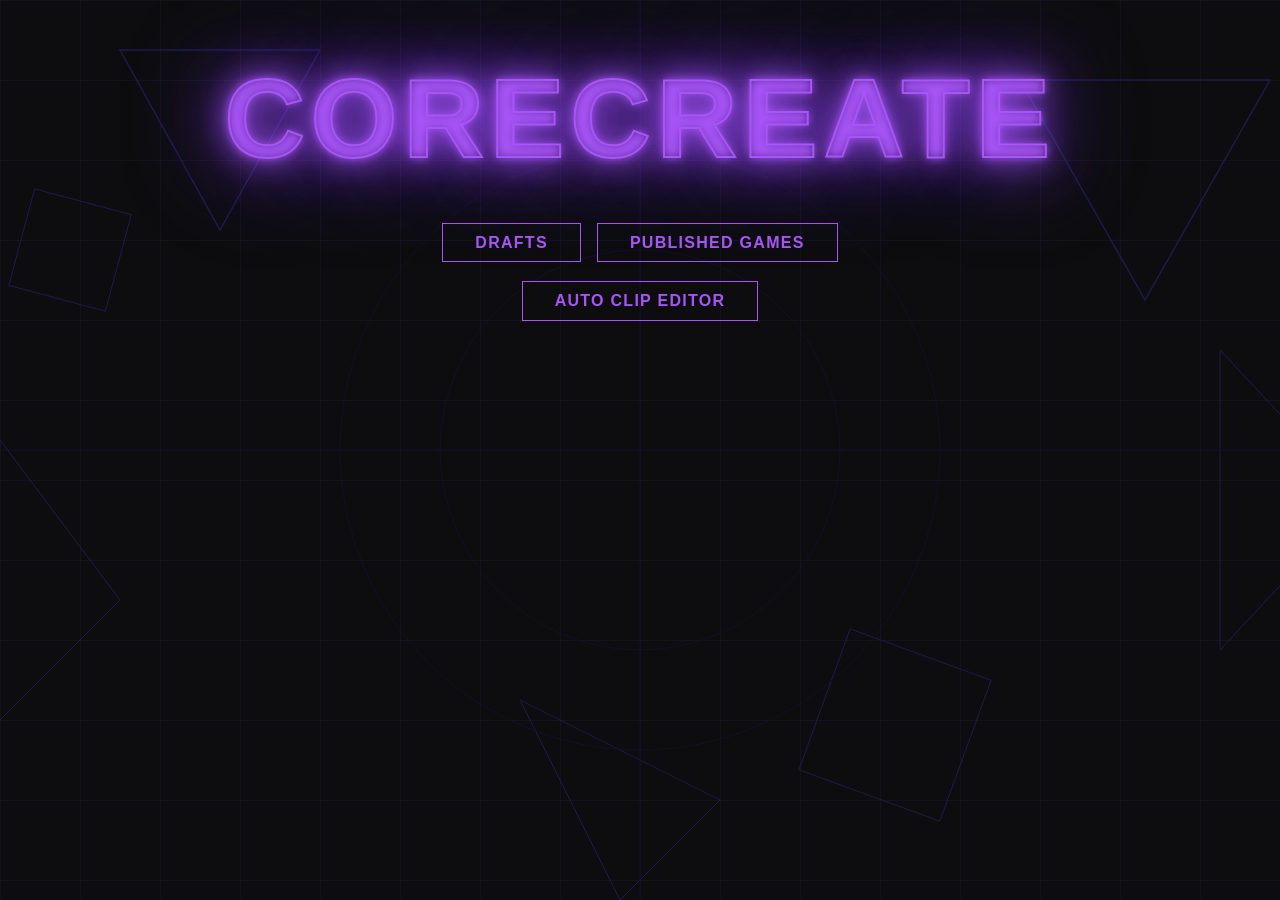
<file: src/website/index.html>
<!DOCTYPE html>
<html lang="en">
<head>
  <meta charset="UTF-8">
  <meta name="viewport" content="width=device-width, initial-scale=1.0">
  <title>CoreCreate</title>
  <link rel="stylesheet" href="style.css">
</head>
<body>

  <div class="bg">
    <svg xmlns="http://www.w3.org/2000/svg" viewBox="0 0 1440 900" preserveAspectRatio="xMidYMid slice">
      <defs>
        <pattern id="grid" width="80" height="80" patternUnits="userSpaceOnUse">
          <path d="M 80 0 L 0 0 0 80" fill="none" stroke="#1a1a2e" stroke-width="1"/>
        </pattern>
      </defs>
      <rect width="1440" height="900" fill="url(#grid)"/>
      <polygon points="200,50 400,50 300,230" fill="none" stroke="#1e1b4b" stroke-width="1.5"/>
      <polygon points="1100,80 1350,80 1225,300" fill="none" stroke="#1e1b4b" stroke-width="1.5"/>
      <polygon points="50,400 200,600 50,750" fill="none" stroke="#1e1b4b" stroke-width="1"/>
      <polygon points="1300,350 1440,500 1300,650" fill="none" stroke="#1e1b4b" stroke-width="1"/>
      <polygon points="600,700 800,800 700,900" fill="none" stroke="#1e1b4b" stroke-width="1"/>
      <rect x="900" y="650" width="150" height="150" fill="none" stroke="#1e1b4b" stroke-width="1" transform="rotate(20 975 725)"/>
      <rect x="100" y="200" width="100" height="100" fill="none" stroke="#1e1b4b" stroke-width="1" transform="rotate(15 150 250)"/>
      <line x1="0" y1="450" x2="1440" y2="450" stroke="#12102a" stroke-width="1"/>
      <line x1="720" y1="0" x2="720" y2="900" stroke="#12102a" stroke-width="1"/>
      <circle cx="720" cy="450" r="300" fill="none" stroke="#150f2a" stroke-width="1"/>
      <circle cx="720" cy="450" r="200" fill="none" stroke="#150f2a" stroke-width="1"/>
    </svg>
  </div>

  <h1 class="title">CoreCreate</h1>

  <nav class="tabs">
    <a class="tab" id="drafts-tab" href="#">Drafts</a>
    <a class="tab" href="published.html">Published Games</a>
  </nav>

<a class="tab" href="auto-clip-editor.html" style="margin-top:1.2rem; position:relative; z-index:1;">Auto Clip Editor</a>

  <!-- Password modal -->
  <div id="modal-overlay" style="display:none; position:fixed; inset:0; z-index:100; background:#0d0d0fcc; display:none; align-items:center; justify-content:center;">
    <div style="border:1px solid #a855f7; background:#0d0d0f; padding:2.5rem 3rem; display:flex; flex-direction:column; align-items:center; gap:1.2rem; box-shadow:0 0 30px #7c3aed55; min-width:300px;">
      <p style="color:#a855f7; font-size:1rem; letter-spacing:0.1em; text-transform:uppercase; font-weight:600;">Password Required</p>
      <input id="pw-input" type="password" placeholder="Enter password"
        style="width:100%; padding:0.5rem 0.8rem; background:#0d0d0f; border:1px solid #a855f7; color:#d8b4fe; font-size:1rem; outline:none; letter-spacing:0.05em;"
        onkeydown="if(event.key==='Enter') checkPassword()"/>
      <p id="pw-error" style="color:#f87171; font-size:0.8rem; display:none;">Incorrect password.</p>
      <div style="display:flex; gap:1rem;">
        <button onclick="checkPassword()"
          style="padding:0.4rem 1.5rem; border:1px solid #a855f7; background:transparent; color:#a855f7; font-size:0.9rem; font-weight:600; letter-spacing:0.08em; text-transform:uppercase; cursor:pointer;">
          Enter
        </button>
        <button onclick="closeModal()"
          style="padding:0.4rem 1.5rem; border:1px solid #4b4b6b; background:transparent; color:#6b6b9b; font-size:0.9rem; font-weight:600; letter-spacing:0.08em; text-transform:uppercase; cursor:pointer;">
          Cancel
        </button>
      </div>
    </div>
  </div>

  <script>
    const overlay = document.getElementById('modal-overlay');
    const pwInput = document.getElementById('pw-input');
    const pwError = document.getElementById('pw-error');

    document.getElementById('drafts-tab').addEventListener('click', function(e) {
      e.preventDefault();
      pwInput.value = '';
      pwError.style.display = 'none';
      overlay.style.display = 'flex';
      setTimeout(() => pwInput.focus(), 50);
    });

    function checkPassword() {
      if (pwInput.value === 'Geoffery224500' || pwInput.value === '224500') {
        window.location.href = 'drafts.html';
      } else {
        pwError.style.display = 'block';
        pwInput.value = '';
        pwInput.focus();
      }
    }

    function closeModal() {
      overlay.style.display = 'none';
    }

    overlay.addEventListener('click', function(e) {
      if (e.target === overlay) closeModal();
    });
  </script>

</body>
</html>
</file>
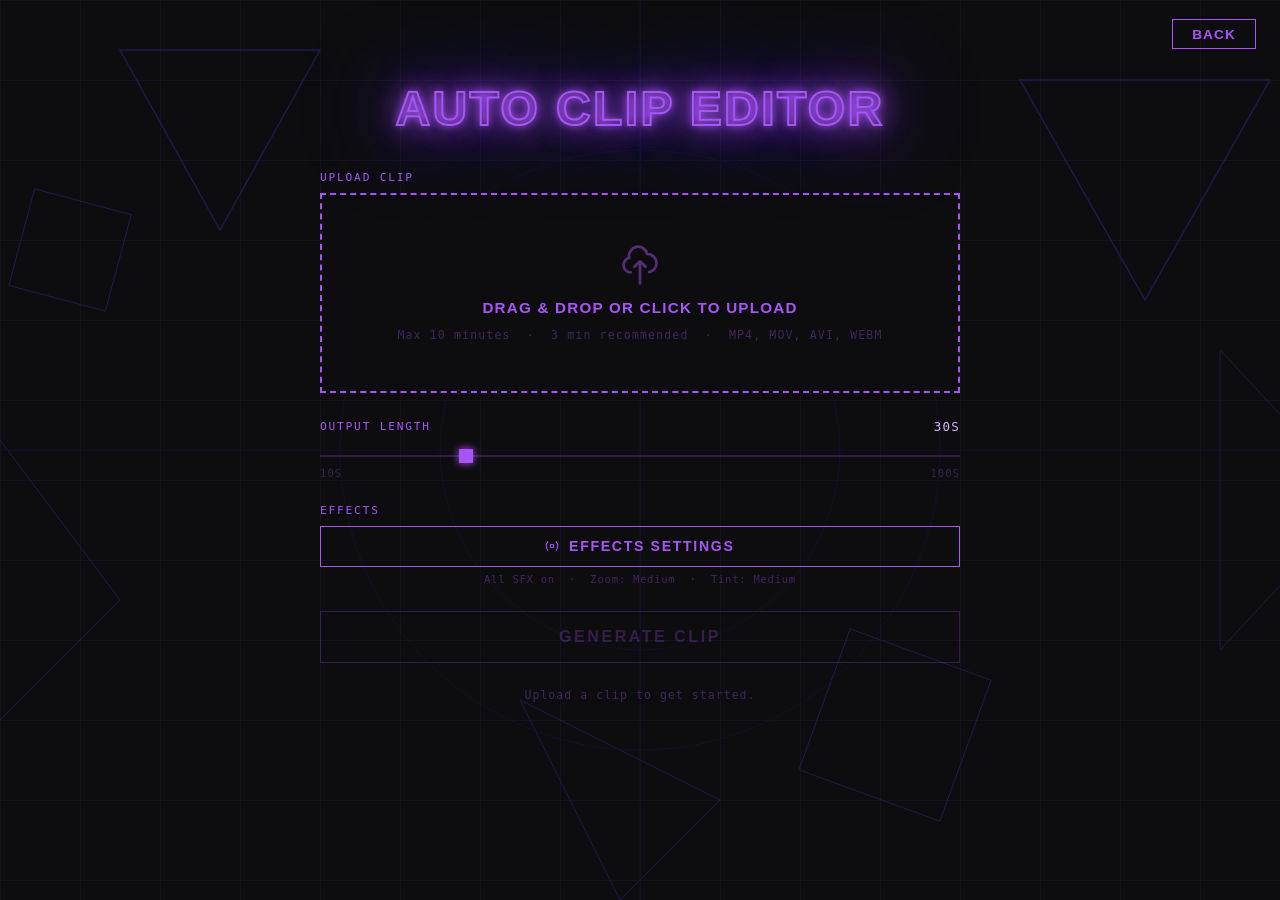
<file: src/website/auto-clip-editor.html>
<!DOCTYPE html>
<html lang="en">
<head>
  <meta charset="UTF-8">
  <meta name="viewport" content="width=device-width, initial-scale=1.0">
  <title>Auto Clip Editor — CoreCreate</title>
  <link rel="stylesheet" href="style.css">
  <style>
    body { overflow-y: auto; }

    .editor-wrap {
      position: relative;
      z-index: 1;
      display: flex;
      flex-direction: column;
      align-items: center;
      width: 100%;
      padding: 3vh 1rem 5vh;
      min-height: 100vh;
    }

    .editor-title { font-size: clamp(1.6rem, 5vw, 3rem); margin-bottom: 2.2rem; }

    .editor-panel {
      width: 100%;
      max-width: 640px;
      display: flex;
      flex-direction: column;
      gap: 1.6rem;
    }

    /* Drop zone */
    .drop-zone {
      border: 2px dashed #a855f7;
      background: #0d0d0f;
      padding: 3rem 2rem;
      display: flex;
      flex-direction: column;
      align-items: center;
      justify-content: center;
      gap: 0.75rem;
      cursor: pointer;
      transition: background 0.2s, box-shadow 0.2s;
      min-height: 200px;
      position: relative;
    }
    .drop-zone:hover, .drop-zone.drag-over {
      background: #a855f710;
      box-shadow: 0 0 24px #7c3aed44;
    }
    .drop-zone input[type="file"] {
      position: absolute; inset: 0; opacity: 0; cursor: pointer; width: 100%; height: 100%;
    }
    .drop-icon { opacity: 0.45; }
    .drop-label {
      color: #a855f7; font-size: 0.95rem; letter-spacing: 0.08em;
      text-transform: uppercase; font-weight: 600;
    }
    .drop-sub {
      color: #a855f755; font-size: 0.72rem; letter-spacing: 0.1em; font-family: monospace;
    }
    .drop-filename {
      color: #d8b4fe; font-size: 0.82rem; font-family: monospace; letter-spacing: 0.05em;
      display: none; max-width: 100%; overflow: hidden; text-overflow: ellipsis; white-space: nowrap;
    }

    /* Section label */
    .section-label {
      color: #a855f7; font-size: 0.7rem; letter-spacing: 0.16em;
      text-transform: uppercase; font-family: monospace; margin-bottom: 0.55rem;
    }

    /* Slider */
    .slider-row {
      display: flex; justify-content: space-between; align-items: center; margin-bottom: 0.6rem;
    }
    .slider-value {
      color: #d8b4fe; font-size: 0.78rem; letter-spacing: 0.1em;
      font-family: monospace; text-transform: uppercase;
    }
    .slider-ends {
      display: flex; justify-content: space-between; color: #a855f744;
      font-size: 0.66rem; letter-spacing: 0.1em; font-family: monospace;
      text-transform: uppercase; margin-top: 0.35rem;
    }
    input[type="range"] {
      -webkit-appearance: none; width: 100%; height: 2px;
      background: #a855f740; outline: none; cursor: pointer;
    }
    input[type="range"]::-webkit-slider-thumb {
      -webkit-appearance: none; width: 14px; height: 14px;
      background: #a855f7; box-shadow: 0 0 8px #a855f7; cursor: pointer;
    }

    /* Effects button */
    .effects-btn {
      width: 100%; padding: 0.7rem; border: 1px solid #a855f7; background: transparent;
      color: #a855f7; font-size: 0.88rem; font-weight: 600; letter-spacing: 0.12em;
      text-transform: uppercase; cursor: pointer; transition: background 0.2s, box-shadow 0.2s, color 0.2s;
      font-family: sans-serif; display: flex; align-items: center; justify-content: center; gap: 0.6rem;
    }
    .effects-btn:hover { background: #a855f718; box-shadow: 0 0 10px #a855f755; color: #d8b4fe; }
    .effects-summary {
      color: #a855f755; font-size: 0.66rem; font-family: monospace;
      letter-spacing: 0.07em; text-align: center; margin-top: 0.4rem;
    }

    /* Popup */
    .popup-overlay {
      display: none; position: fixed; inset: 0; z-index: 200;
      background: #0d0d0fcc; align-items: center; justify-content: center;
    }
    .popup-overlay.open { display: flex; }
    .popup-box {
      border: 1px solid #a855f7; background: #0d0d0f; box-shadow: 0 0 40px #7c3aed55;
      padding: 2rem 2.2rem; width: 100%; max-width: 500px;
      display: flex; flex-direction: column; gap: 1.5rem; max-height: 90vh; overflow-y: auto;
    }
    .popup-header { display: flex; justify-content: space-between; align-items: center; }
    .popup-title {
      color: #a855f7; font-size: 0.72rem; letter-spacing: 0.18em;
      text-transform: uppercase; font-family: monospace;
    }
    .popup-close {
      background: transparent; border: none; color: #a855f755; font-size: 1.2rem;
      cursor: pointer; line-height: 1; padding: 0 0.2rem; transition: color 0.15s;
    }
    .popup-close:hover { color: #a855f7; }
    .sfx-grid { display: grid; grid-template-columns: 1fr 1fr; gap: 0.5rem 1rem; }
    .sfx-item { display: flex; align-items: center; gap: 0.55rem; cursor: pointer; }
    .sfx-item input[type="checkbox"] {
      -webkit-appearance: none; width: 14px; height: 14px;
      border: 1px solid #a855f7; background: transparent; cursor: pointer;
      flex-shrink: 0; position: relative;
    }
    .sfx-item input[type="checkbox"]:checked { background: #a855f730; box-shadow: 0 0 6px #a855f7; }
    .sfx-item input[type="checkbox"]:checked::after {
      content: ''; position: absolute; top: 2px; left: 4px;
      width: 4px; height: 7px; border: 1.5px solid #a855f7;
      border-top: none; border-left: none; transform: rotate(45deg);
    }
    .sfx-label { color: #d8b4fe; font-size: 0.78rem; font-family: monospace; letter-spacing: 0.06em; user-select: none; flex: 1; }
    .sfx-preview {
      width: 20px; height: 20px; border-radius: 50%; border: 1px solid #a855f755;
      background: transparent; color: #a855f7; cursor: pointer;
      display: flex; align-items: center; justify-content: center;
      flex-shrink: 0; transition: border-color 0.15s, box-shadow 0.15s, background 0.15s; padding: 0;
      font-size: 0.6rem;
    }
    .sfx-preview:hover { border-color: #a855f7; background: #a855f720; box-shadow: 0 0 6px #a855f7; }
    .sfx-preview.playing { border-color: #a855f7; background: #a855f730; box-shadow: 0 0 8px #a855f7; }
    .popup-divider { border: none; border-top: 1px solid #a855f720; margin: 0; }
    .popup-apply {
      width: 100%; padding: 0.65rem; border: 1px solid #a855f7; background: transparent;
      color: #a855f7; font-size: 0.88rem; font-weight: 700; letter-spacing: 0.14em;
      text-transform: uppercase; cursor: pointer; transition: background 0.2s, box-shadow 0.2s, color 0.2s;
      font-family: sans-serif;
    }
    .popup-apply:hover { background: #a855f720; box-shadow: 0 0 14px #a855f7; color: #d8b4fe; }

    /* Progress */
    .progress-section { display: none; }
    .progress-track { width: 100%; height: 2px; background: #a855f740; margin-bottom: 0.5rem; }
    .progress-fill {
      height: 100%; background: #a855f7; box-shadow: 0 0 6px #a855f7;
      width: 0%; transition: width 0.5s ease;
    }
    .progress-log {
      color: #a855f755; font-size: 0.68rem; font-family: monospace;
      letter-spacing: 0.07em; min-height: 1em; word-break: break-all;
    }

    /* Generate / Download */
    .gen-btn {
      width: 100%; padding: 1rem; border: 1px solid #a855f7; background: transparent;
      color: #a855f7; font-size: 1rem; font-weight: 700; letter-spacing: 0.16em;
      text-transform: uppercase; cursor: pointer; transition: background 0.2s, box-shadow 0.2s, color 0.2s;
      font-family: sans-serif; text-align: center; text-decoration: none; display: block;
    }
    .gen-btn:hover:not(:disabled) { background: #a855f720; box-shadow: 0 0 18px #a855f7, 0 0 36px #7c3aed; color: #d8b4fe; }
    .gen-btn:disabled { opacity: 0.25; cursor: not-allowed; }

    /* Status */
    .status-bar {
      color: #a855f755; font-size: 0.72rem; font-family: monospace;
      letter-spacing: 0.09em; text-align: center; min-height: 1.1em;
    }
    .status-bar.error { color: #f87171aa; }
    .status-bar.ok    { color: #86efac99; }
  </style>
</head>
<body>

  <div class="bg">
    <svg xmlns="http://www.w3.org/2000/svg" viewBox="0 0 1440 900" preserveAspectRatio="xMidYMid slice">
      <defs>
        <pattern id="grid" width="80" height="80" patternUnits="userSpaceOnUse">
          <path d="M 80 0 L 0 0 0 80" fill="none" stroke="#1a1a2e" stroke-width="1"/>
        </pattern>
      </defs>
      <rect width="1440" height="900" fill="url(#grid)"/>
      <polygon points="200,50 400,50 300,230" fill="none" stroke="#1e1b4b" stroke-width="1.5"/>
      <polygon points="1100,80 1350,80 1225,300" fill="none" stroke="#1e1b4b" stroke-width="1.5"/>
      <polygon points="50,400 200,600 50,750" fill="none" stroke="#1e1b4b" stroke-width="1"/>
      <polygon points="1300,350 1440,500 1300,650" fill="none" stroke="#1e1b4b" stroke-width="1"/>
      <polygon points="600,700 800,800 700,900" fill="none" stroke="#1e1b4b" stroke-width="1"/>
      <rect x="900" y="650" width="150" height="150" fill="none" stroke="#1e1b4b" stroke-width="1" transform="rotate(20 975 725)"/>
      <rect x="100" y="200" width="100" height="100" fill="none" stroke="#1e1b4b" stroke-width="1" transform="rotate(15 150 250)"/>
      <line x1="0" y1="450" x2="1440" y2="450" stroke="#12102a" stroke-width="1"/>
      <line x1="720" y1="0" x2="720" y2="900" stroke="#12102a" stroke-width="1"/>
      <circle cx="720" cy="450" r="300" fill="none" stroke="#150f2a" stroke-width="1"/>
      <circle cx="720" cy="450" r="200" fill="none" stroke="#150f2a" stroke-width="1"/>
    </svg>
  </div>

  <a class="back-btn" href="index.html">Back</a>

  <div class="editor-wrap">
    <h1 class="title editor-title">Auto Clip Editor</h1>

    <div class="editor-panel">

      <!-- Upload -->
      <div>
        <div class="section-label">Upload Clip</div>
        <div class="drop-zone" id="dropZone">
          <input type="file" id="fileInput" accept="video/*">
          <svg class="drop-icon" width="44" height="44" viewBox="0 0 24 24" fill="none" stroke="#a855f7" stroke-width="1.5" stroke-linecap="round" stroke-linejoin="round">
            <path d="M7 16a4 4 0 01-.88-7.903A5 5 0 1115.9 6L16 6a5 5 0 011 9.9M15 13l-3-3m0 0l-3 3m3-3v12"/>
          </svg>
          <span class="drop-label">Drag & Drop or Click to Upload</span>
          <span class="drop-sub">Max 10 minutes &nbsp;·&nbsp; 3 min recommended &nbsp;·&nbsp; MP4, MOV, AVI, WEBM</span>
          <span class="drop-filename" id="fileName"></span>
        </div>
      </div>

      <!-- Output Length -->
      <div>
        <div class="slider-row">
          <div class="section-label" style="margin-bottom:0;">Output Length</div>
          <span class="slider-value" id="durationLabel">30s</span>
        </div>
        <input type="range" id="durationSlider" min="10" max="100" step="1" value="30">
        <div class="slider-ends"><span>10s</span><span>100s</span></div>
      </div>

      <!-- Effects -->
      <div>
        <div class="section-label">Effects</div>
        <button class="effects-btn" id="effectsBtn">
          <svg width="14" height="14" viewBox="0 0 24 24" fill="none" stroke="currentColor" stroke-width="2" stroke-linecap="round" stroke-linejoin="round">
            <circle cx="12" cy="12" r="3"/><path d="M19.07 4.93a10 10 0 010 14.14M4.93 4.93a10 10 0 000 14.14"/>
          </svg>
          Effects Settings
        </button>
        <div class="effects-summary" id="effectsSummary">All SFX on &nbsp;·&nbsp; Zoom: Medium &nbsp;·&nbsp; Tint: Medium</div>
      </div>

      <!-- Generate -->
      <button class="gen-btn" id="genBtn" disabled>Generate Clip</button>

      <!-- Progress -->
      <div class="progress-section" id="progressSection">
        <div class="section-label">Processing</div>
        <div class="progress-track"><div class="progress-fill" id="progressFill"></div></div>
        <div class="progress-log" id="progressLog"></div>
      </div>

      <!-- Download -->
      <a class="gen-btn" id="downloadBtn" style="display:none;" download="clip.mp4">Download Clip</a>

      <!-- Status -->
      <div class="status-bar" id="statusBar">Upload a clip to get started.</div>

    </div>
  </div>

  <!-- Effects Settings Popup -->
  <div class="popup-overlay" id="popupOverlay">
    <div class="popup-box">

      <div class="popup-header">
        <span class="popup-title">Effects Settings</span>
        <button class="popup-close" id="popupClose">✕</button>
      </div>

      <div>
        <div class="section-label">Sound Effects</div>
        <div class="sfx-grid">
          <label class="sfx-item">
            <input type="checkbox" id="sfx-woosh1" checked>
            <span class="sfx-label">Woosh 1</span>
            <button class="sfx-preview" data-src="sfx/woosh1.mp3" type="button" title="Preview">&#9654;</button>
          </label>
          <label class="sfx-item">
            <input type="checkbox" id="sfx-woosh2" checked>
            <span class="sfx-label">Woosh 2</span>
            <button class="sfx-preview" data-src="sfx/woosh2.mp3" type="button" title="Preview">&#9654;</button>
          </label>
          <label class="sfx-item">
            <input type="checkbox" id="sfx-woosh3" checked>
            <span class="sfx-label">Woosh 3</span>
            <button class="sfx-preview" data-src="sfx/woosh3.mp3" type="button" title="Preview">&#9654;</button>
          </label>
          <label class="sfx-item">
            <input type="checkbox" id="sfx-woosh4" checked>
            <span class="sfx-label">Woosh 4</span>
            <button class="sfx-preview" data-src="sfx/woosh4.mp3" type="button" title="Preview">&#9654;</button>
          </label>
          <label class="sfx-item">
            <input type="checkbox" id="sfx-woosh5" checked>
            <span class="sfx-label">Woosh 5</span>
            <button class="sfx-preview" data-src="sfx/woosh5.mp3" type="button" title="Preview">&#9654;</button>
          </label>
          <label class="sfx-item">
            <input type="checkbox" id="sfx-woosh6" checked>
            <span class="sfx-label">Woosh 6</span>
            <button class="sfx-preview" data-src="sfx/woosh6.mp3" type="button" title="Preview">&#9654;</button>
          </label>
          <label class="sfx-item">
            <input type="checkbox" id="sfx-ding" checked>
            <span class="sfx-label">Ding</span>
            <button class="sfx-preview" data-src="sfx/ding.mp3" type="button" title="Preview">&#9654;</button>
          </label>
        </div>
      </div>

      <hr class="popup-divider">

      <div>
        <div class="slider-row">
          <div class="section-label" style="margin-bottom:0;">Zoom Frequency</div>
          <span class="slider-value" id="zoomLabel">Medium</span>
        </div>
        <input type="range" id="zoomSlider" min="1" max="5" step="1" value="3">
        <div class="slider-ends"><span>Rare</span><span>Every Cut</span></div>
      </div>

      <div>
        <div class="slider-row">
          <div class="section-label" style="margin-bottom:0;">Tint Frequency</div>
          <span class="slider-value" id="tintLabel">Medium</span>
        </div>
        <input type="range" id="tintSlider" min="1" max="5" step="1" value="3">
        <div class="slider-ends"><span>Rare</span><span>Every Cut</span></div>
      </div>

      <button class="popup-apply" id="popupApply">Apply</button>

    </div>
  </div>

  <script type="module">
    // ── state ──────────────────────────────────────────────────
    let selectedFile  = null;
    let videoDuration = 0;
    let videoWidth    = 0;
    let videoHeight   = 0;
    let hasAudio      = true;
    let ffmpegLoaded  = false;
    let ffmpegInst    = null;

    // ── element refs ───────────────────────────────────────────
    const dropZone        = document.getElementById('dropZone');
    const fileInput       = document.getElementById('fileInput');
    const fileNameEl      = document.getElementById('fileName');
    const genBtn          = document.getElementById('genBtn');
    const statusBar       = document.getElementById('statusBar');
    const progressSection = document.getElementById('progressSection');
    const progressFill    = document.getElementById('progressFill');
    const progressLog     = document.getElementById('progressLog');
    const downloadBtn     = document.getElementById('downloadBtn');
    const durationSlider  = document.getElementById('durationSlider');
    const durationLabel   = document.getElementById('durationLabel');
    const zoomSlider      = document.getElementById('zoomSlider');
    const tintSlider      = document.getElementById('tintSlider');
    const zoomLabel       = document.getElementById('zoomLabel');
    const tintLabel       = document.getElementById('tintLabel');
    const popupOverlay    = document.getElementById('popupOverlay');
    const effectsSummary  = document.getElementById('effectsSummary');

    const freqNames = ['', 'Rare', 'Low', 'Medium', 'High', 'Every Cut'];
    let selectedDuration = 30;

    // ── duration ───────────────────────────────────────────────
    durationSlider.addEventListener('input', () => {
      selectedDuration = parseInt(durationSlider.value);
      durationLabel.textContent = selectedDuration + 's';
    });

    // ── popup sliders ──────────────────────────────────────────
    zoomSlider.addEventListener('input', () => { zoomLabel.textContent = freqNames[zoomSlider.value]; });
    tintSlider.addEventListener('input', () => { tintLabel.textContent = freqNames[tintSlider.value]; });

    // ── effects popup ──────────────────────────────────────────
    document.getElementById('effectsBtn').addEventListener('click', () => popupOverlay.classList.add('open'));
    document.getElementById('popupClose').addEventListener('click', closePopup);
    popupOverlay.addEventListener('click', e => { if (e.target === popupOverlay) closePopup(); });
    document.getElementById('popupApply').addEventListener('click', () => { updateSummary(); closePopup(); });

    function closePopup() { popupOverlay.classList.remove('open'); }
    function updateSummary() {
      const ids    = ['sfx-woosh1','sfx-woosh2','sfx-woosh3','sfx-woosh4','sfx-woosh5','sfx-woosh6','sfx-ding'];
      const labels = ['Woosh 1','Woosh 2','Woosh 3','Woosh 4','Woosh 5','Woosh 6','Ding'];
      const active = ids.filter(id => document.getElementById(id).checked).map(id => labels[ids.indexOf(id)]);
      const sfxText = active.length === 0 ? 'No SFX' : active.length === ids.length ? 'All SFX on' : active.join(', ');
      effectsSummary.textContent = `${sfxText} · Zoom: ${freqNames[zoomSlider.value]} · Tint: ${freqNames[tintSlider.value]}`;
    }

    // ── sfx preview ────────────────────────────────────────────
    let activeAudio = null, activeBtn = null;
    document.querySelectorAll('.sfx-preview').forEach(btn => {
      btn.addEventListener('click', e => {
        e.preventDefault();
        if (activeAudio && !activeAudio.paused) {
          activeAudio.pause(); activeAudio.currentTime = 0;
          if (activeBtn) { activeBtn.classList.remove('playing'); activeBtn.innerHTML = '&#9654;'; }
          if (activeBtn === btn) { activeAudio = null; activeBtn = null; return; }
        }
        const audio = new Audio(btn.dataset.src);
        activeAudio = audio; activeBtn = btn;
        btn.classList.add('playing'); btn.innerHTML = '&#9646;&#9646;';
        audio.play();
        audio.onended = () => {
          btn.classList.remove('playing'); btn.innerHTML = '&#9654;';
          activeAudio = null; activeBtn = null;
        };
      });
    });

    // ── file handling ──────────────────────────────────────────
    function handleFile(file) {
      if (!file || !file.type.startsWith('video/')) { setStatus('Only video files are supported.', 'error'); return; }
      const video = document.createElement('video');
      video.preload = 'metadata';
      video.onloadedmetadata = () => {
        URL.revokeObjectURL(video.src);
        if (video.duration > 600) {
          setStatus('Clip exceeds 10 minutes. Please trim before uploading.', 'error');
          selectedFile = null; genBtn.disabled = true; fileNameEl.style.display = 'none'; return;
        }
        selectedFile  = file;
        videoDuration = video.duration;
        videoWidth    = video.videoWidth;
        videoHeight   = video.videoHeight;
        fileNameEl.textContent = file.name;
        fileNameEl.style.display = 'block';
        genBtn.disabled = false;
        downloadBtn.style.display = 'none';
        progressSection.style.display = 'none';
        setStatus('Ready to generate.');
      };
      video.src = URL.createObjectURL(file);
    }

    fileInput.addEventListener('change', () => { if (fileInput.files[0]) handleFile(fileInput.files[0]); });
    dropZone.addEventListener('dragover', e => { e.preventDefault(); dropZone.classList.add('drag-over'); });
    dropZone.addEventListener('dragleave', () => dropZone.classList.remove('drag-over'));
    dropZone.addEventListener('drop', e => {
      e.preventDefault(); dropZone.classList.remove('drag-over');
      if (e.dataTransfer.files[0]) handleFile(e.dataTransfer.files[0]);
    });

    // ── audio analysis ─────────────────────────────────────────
    async function analyzeAudio(file) {
      const ctx = new (window.AudioContext || window.webkitAudioContext)();
      const buf = await file.arrayBuffer();
      let decoded;
      try { decoded = await ctx.decodeAudioData(buf); } catch { ctx.close(); return null; }
      ctx.close();
      const data  = decoded.getChannelData(0);
      const sr    = decoded.sampleRate;
      const winSz = sr; // 1-second windows
      const out   = [];
      for (let i = 0; i + winSz <= data.length; i += winSz) {
        let sum = 0;
        for (let j = i; j < i + winSz; j++) sum += data[j] * data[j];
        out.push({ time: i / sr, energy: Math.sqrt(sum / winSz) });
      }
      return out;
    }

    // ── segment selection ──────────────────────────────────────
    function selectSegments(energies, targetDur, vidDur) {
      const numCuts = Math.max(3, Math.min(8, Math.round(targetDur / 4)));
      const segDur  = parseFloat((targetDur / numCuts).toFixed(3));
      const sorted  = energies ? [...energies].sort((a, b) => b.energy - a.energy) : null;
      const segs    = [], used = [];

      function tryAdd(t) {
        const start = parseFloat(Math.max(0, Math.min(vidDur - segDur - 0.1, t)).toFixed(3));
        const end   = start + segDur;
        if (used.some(u => start < u.end && end > u.start)) return false;
        segs.push({ start, duration: segDur });
        used.push({ start, end });
        return true;
      }

      if (sorted) for (const p of sorted) { if (segs.length >= numCuts) break; tryAdd(p.time); }
      const step = (vidDur - segDur) / Math.max(1, numCuts - 1);
      for (let i = 0; i < numCuts && segs.length < numCuts; i++) tryAdd(i * step);
      return segs.sort((a, b) => a.start - b.start);
    }

    // ── filter graph builder ───────────────────────────────────
    function buildFilterGraph(segments, sfxEntries, zf, tf) {
      const N  = segments.length;
      const ZW = Math.floor(videoWidth  * 1.12 / 2) * 2;
      const ZH = Math.floor(videoHeight * 1.12 / 2) * 2;
      const W  = Math.floor(videoWidth  / 2) * 2;
      const H  = Math.floor(videoHeight / 2) * 2;
      const parts = [], vLabels = [], aLabels = [];

      segments.forEach((seg, i) => {
        const doZoom = Math.random() < (zf / 5);
        const doTint = Math.random() < (tf / 5);
        let vf = `[0:v]trim=start=${seg.start}:duration=${seg.duration},setpts=PTS-STARTPTS`;
        if (doZoom) vf += `,scale=${ZW}:${ZH},crop=${W}:${H}`;
        if (doTint) vf += `,eq=saturation=1.6:gamma_r=1.25:gamma_b=0.85`;
        parts.push(`${vf}[v${i}]`);
        vLabels.push(`[v${i}]`);
      });
      parts.push(`${vLabels.join('')}concat=n=${N}:v=1:a=0[vout]`);

      let audioOut = null;
      if (hasAudio) {
        segments.forEach((seg, i) => {
          parts.push(`[0:a]atrim=start=${seg.start}:duration=${seg.duration},asetpts=PTS-STARTPTS[a${i}]`);
          aLabels.push(`[a${i}]`);
        });
        parts.push(`${aLabels.join('')}concat=n=${N}:v=0:a=1[abase]`);

        if (sfxEntries.length > 0) {
          sfxEntries.forEach((sfx, i) => {
            parts.push(`[${i + 1}:a]adelay=${sfx.delayMs}|${sfx.delayMs},volume=0.8[sfx${i}]`);
          });
          const sfxLabels = sfxEntries.map((_, i) => `[sfx${i}]`).join('');
          parts.push(`[abase]${sfxLabels}amix=inputs=${sfxEntries.length + 1}:duration=first:dropout_transition=0[aout]`);
          audioOut = '[aout]';
        } else {
          audioOut = '[abase]';
        }
      }

      return { fc: parts.join(';'), audioOut };
    }

    // ── ffmpeg loader ──────────────────────────────────────────
    async function loadFFmpeg() {
      if (ffmpegLoaded) return ffmpegInst;
      const { FFmpeg }    = await import('https://unpkg.com/@ffmpeg/ffmpeg@0.12.6/dist/esm/index.js');
      const { toBlobURL } = await import('https://unpkg.com/@ffmpeg/util@0.12.1/dist/esm/index.js');
      const coreBase   = 'https://unpkg.com/@ffmpeg/core@0.12.6/dist/umd';
      const ffmpegBase = 'https://unpkg.com/@ffmpeg/ffmpeg@0.12.6/dist/esm';
      ffmpegInst = new FFmpeg();
      ffmpegInst.on('log', ({ message }) => {
        if (/frame=|time=|speed=/.test(message)) setProgressLog(message.trim().slice(0, 90));
      });
      await ffmpegInst.load({
        coreURL:   await toBlobURL(`${coreBase}/ffmpeg-core.js`,   'text/javascript'),
        wasmURL:   await toBlobURL(`${coreBase}/ffmpeg-core.wasm`, 'application/wasm'),
        workerURL: await toBlobURL(`${ffmpegBase}/worker.js`,      'text/javascript'),
      });
      ffmpegLoaded = true;
      return ffmpegInst;
    }

    async function fetchBuf(input) {
      if (input instanceof File || input instanceof Blob) return new Uint8Array(await input.arrayBuffer());
      const resp = await fetch(input);
      if (!resp.ok) throw new Error(`Failed to fetch ${input} (${resp.status})`);
      return new Uint8Array(await resp.arrayBuffer());
    }

    // ── generate ───────────────────────────────────────────────
    async function generate() {
      if (!selectedFile) return;
      genBtn.disabled = true;
      downloadBtn.style.display = 'none';
      progressSection.style.display = 'block';
      setProgress(0);

      try {
        // 1. Audio analysis
        setProgressLog('Analyzing audio...');
        const energies = await analyzeAudio(selectedFile);
        hasAudio = energies !== null;
        setProgress(5);

        // 2. Segment selection
        setProgressLog('Selecting best moments...');
        const segments = selectSegments(energies, selectedDuration, videoDuration);
        setProgress(10);

        // 3. Build SFX entry list (one per cut, randomly picked from enabled)
        const sfxDefs = [
          { id: 'sfx-woosh1', path: 'sfx/woosh1.mp3' },
          { id: 'sfx-woosh2', path: 'sfx/woosh2.mp3' },
          { id: 'sfx-woosh3', path: 'sfx/woosh3.mp3' },
          { id: 'sfx-woosh4', path: 'sfx/woosh4.mp3' },
          { id: 'sfx-woosh5', path: 'sfx/woosh5.mp3' },
          { id: 'sfx-woosh6', path: 'sfx/woosh6.mp3' },
          { id: 'sfx-ding',   path: 'sfx/ding.mp3'   },
        ];
        const enabledPaths = sfxDefs.filter(s => document.getElementById(s.id).checked).map(s => s.path);
        const sfxEntries = [];
        if (hasAudio && enabledPaths.length > 0) {
          let accMs = 0;
          segments.forEach(seg => {
            const path = enabledPaths[Math.floor(Math.random() * enabledPaths.length)];
            sfxEntries.push({ path, delayMs: accMs });
            accMs += Math.round(seg.duration * 1000);
          });
        }

        // 4. Load ffmpeg.wasm
        setProgressLog('Loading ffmpeg.wasm — first load may take ~30s...');
        const ffmpeg = await loadFFmpeg();
        setProgress(28);

        // 5. Write files to virtual FS
        setProgressLog('Writing files...');
        await ffmpeg.writeFile('input.mp4', await fetchBuf(selectedFile));
        setProgress(38);

        const sfxFsEntries = [];
        for (let i = 0; i < sfxEntries.length; i++) {
          const fsName = `sfx${i}.mp3`;
          try {
            await ffmpeg.writeFile(fsName, await fetchBuf(sfxEntries[i].path));
            sfxFsEntries.push({ ...sfxEntries[i], fsName });
          } catch {
            // SFX fetch blocked (file:// protocol) — skip silently
          }
        }
        setProgress(45);

        // 6. Build filter graph and run
        const { fc, audioOut } = buildFilterGraph(
          segments, sfxFsEntries,
          parseInt(zoomSlider.value), parseInt(tintSlider.value)
        );

        const args = ['-i', 'input.mp4'];
        sfxFsEntries.forEach(sfx => args.push('-i', sfx.fsName));
        args.push('-filter_complex', fc, '-map', '[vout]');
        if (audioOut) args.push('-map', audioOut);
        else          args.push('-an');
        args.push('-c:v', 'libx264', '-preset', 'ultrafast', '-crf', '23');
        if (audioOut) args.push('-c:a', 'aac', '-b:a', '128k');
        args.push('output.mp4');

        setProgressLog('Processing video — this will take several minutes, please wait...');
        await ffmpeg.exec(args);
        setProgress(95);

        // 7. Read output and create download link
        setProgressLog('Finalizing...');
        const data = await ffmpeg.readFile('output.mp4');
        const blob = new Blob([data.buffer], { type: 'video/mp4' });
        downloadBtn.href     = URL.createObjectURL(blob);
        downloadBtn.download = `clip_${selectedDuration}s.mp4`;
        downloadBtn.style.display = 'block';

        setProgress(100);
        setProgressLog('Done.');
        setStatus('Clip ready — click Download to save.', 'ok');
        genBtn.disabled = false;

      } catch (err) {
        console.error(err);
        setProgressLog('Error: ' + (err.message || String(err)));
        setStatus('Processing failed — see browser console for details.', 'error');
        genBtn.disabled = false;
      }
    }

    genBtn.addEventListener('click', generate);

    // ── helpers ────────────────────────────────────────────────
    function setStatus(msg, type = '') {
      statusBar.textContent = msg;
      statusBar.className   = 'status-bar' + (type ? ' ' + type : '');
    }
    function setProgress(pct) { progressFill.style.width = pct + '%'; }
    function setProgressLog(msg) { progressLog.textContent = msg; }
  </script>

</body>
</html>
</file>
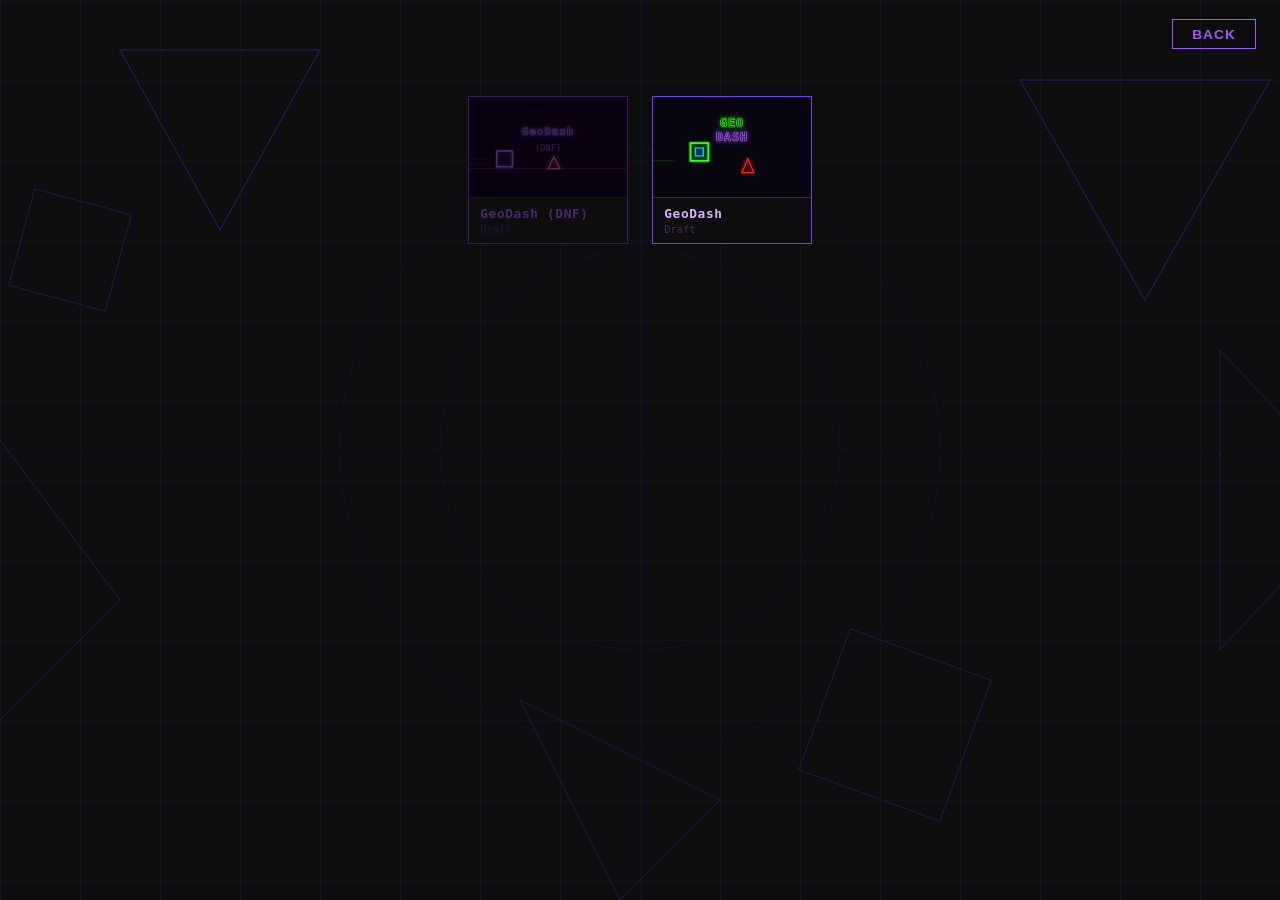
<file: src/website/drafts.html>
<!DOCTYPE html>
<html lang="en">
<head>
  <meta charset="UTF-8">
  <meta name="viewport" content="width=device-width, initial-scale=1.0">
  <title>Drafts — CoreCreate</title>
  <link rel="stylesheet" href="style.css">
</head>
<body>

  <a class="back-btn" href="index.html">Back</a>

<div class="bg">
    <svg xmlns="http://www.w3.org/2000/svg" viewBox="0 0 1440 900" preserveAspectRatio="xMidYMid slice">
      <defs>
        <pattern id="grid" width="80" height="80" patternUnits="userSpaceOnUse">
          <path d="M 80 0 L 0 0 0 80" fill="none" stroke="#1a1a2e" stroke-width="1"/>
        </pattern>
      </defs>
      <rect width="1440" height="900" fill="url(#grid)"/>
      <polygon points="200,50 400,50 300,230" fill="none" stroke="#1e1b4b" stroke-width="1.5"/>
      <polygon points="1100,80 1350,80 1225,300" fill="none" stroke="#1e1b4b" stroke-width="1.5"/>
      <polygon points="50,400 200,600 50,750" fill="none" stroke="#1e1b4b" stroke-width="1"/>
      <polygon points="1300,350 1440,500 1300,650" fill="none" stroke="#1e1b4b" stroke-width="1"/>
      <polygon points="600,700 800,800 700,900" fill="none" stroke="#1e1b4b" stroke-width="1"/>
      <rect x="900" y="650" width="150" height="150" fill="none" stroke="#1e1b4b" stroke-width="1" transform="rotate(20 975 725)"/>
      <rect x="100" y="200" width="100" height="100" fill="none" stroke="#1e1b4b" stroke-width="1" transform="rotate(15 150 250)"/>
      <line x1="0" y1="450" x2="1440" y2="450" stroke="#12102a" stroke-width="1"/>
      <line x1="720" y1="0" x2="720" y2="900" stroke="#12102a" stroke-width="1"/>
      <circle cx="720" cy="450" r="300" fill="none" stroke="#150f2a" stroke-width="1"/>
      <circle cx="720" cy="450" r="200" fill="none" stroke="#150f2a" stroke-width="1"/>
    </svg>
  </div>

  <div style="position:relative; z-index:1; padding: 6rem 3rem 2rem; display:flex; flex-wrap:wrap; gap:1.5rem;">

    <!-- GeoDash (DNF) card -->
    <a href="games/geodash.html?from=drafts" style="text-decoration:none;">
      <div style="width:160px; border:1px solid #3b1a6b; background:#0d0d0f; cursor:pointer; transition: box-shadow 0.2s;"
           onmouseover="this.style.boxShadow='0 0 18px #3b1a6b'" onmouseout="this.style.boxShadow='none'">
        <div style="width:100%; height:100px; background:#080010; overflow:hidden;">
          <svg viewBox="0 0 160 100" xmlns="http://www.w3.org/2000/svg" style="width:100%;height:100%;">
            <defs>
              <filter id="gg"><feGaussianBlur stdDeviation="2.5" result="blur"/><feMerge><feMergeNode in="blur"/><feMergeNode in="SourceGraphic"/></feMerge></filter>
            </defs>
            <rect width="160" height="100" fill="#080010"/>
            <line x1="0" y1="72" x2="160" y2="72" stroke="#3b1a6b" stroke-width="1" opacity="0.5"/>
            <rect x="28" y="54" width="16" height="16" fill="none" stroke="#4b2a6b" stroke-width="1.5" filter="url(#gg)"/>
            <polygon points="80,72 92,72 86,60" fill="none" stroke="#6b2a4b" stroke-width="1.2" filter="url(#gg)"/>
            <line x1="0" y1="62" x2="18" y2="62" stroke="#4b2a6b" stroke-width="0.8" opacity="0.4"/>
            <line x1="0" y1="67" x2="22" y2="67" stroke="#4b2a6b" stroke-width="0.8" opacity="0.3"/>
            <text x="80" y="38" text-anchor="middle" font-family="monospace" font-size="11" font-weight="900"
              fill="none" stroke="#4b2a6b" stroke-width="0.7" letter-spacing="1" filter="url(#gg)">GeoDash</text>
            <text x="80" y="54" text-anchor="middle" font-family="monospace" font-size="9"
              fill="#3b1a5b">(DNF)</text>
          </svg>
        </div>
        <div style="padding:0.5rem 0.7rem; border-top:1px solid #1e0f38;">
          <p style="color:#4b2a6b; font-family:monospace; font-size:0.8rem; font-weight:600; letter-spacing:0.05em;">GeoDash (DNF)</p>
          <p style="color:#2a1040; font-family:monospace; font-size:0.65rem; margin-top:2px;">Draft</p>
        </div>
      </div>
    </a>

    <!-- GeoDash (new) card -->
    <a href="games/geodash2.html?from=drafts" style="text-decoration:none;">
      <div style="width:160px; border:1px solid #7c3aed; background:#0d0d0f; cursor:pointer; transition: box-shadow 0.2s;"
           onmouseover="this.style.boxShadow='0 0 18px #7c3aed'" onmouseout="this.style.boxShadow='none'">
        <div style="width:100%; height:100px; background:#07060f; overflow:hidden;">
          <svg viewBox="0 0 160 100" xmlns="http://www.w3.org/2000/svg" style="width:100%;height:100%;">
            <defs>
              <filter id="gd2"><feGaussianBlur stdDeviation="2.5" result="blur"/><feMerge><feMergeNode in="blur"/><feMergeNode in="SourceGraphic"/></feMerge></filter>
            </defs>
            <rect width="160" height="100" fill="#07060f"/>
            <!-- Grid -->
            <g stroke="#0d0720" stroke-width="0.4" opacity="0.8">
              <line x1="0" y1="25" x2="160" y2="25"/><line x1="0" y1="50" x2="160" y2="50"/>
              <line x1="0" y1="75" x2="160" y2="75"/>
              <line x1="40" y1="0" x2="40" y2="100"/><line x1="80" y1="0" x2="80" y2="100"/>
              <line x1="120" y1="0" x2="120" y2="100"/>
            </g>
            <!-- Floor -->
            <line x1="0" y1="76" x2="160" y2="76" stroke="#a855f7" stroke-width="1" opacity="0.6" filter="url(#gd2)"/>
            <!-- Cube mid-jump -->
            <rect x="38" y="46" width="18" height="18" fill="none" stroke="#39ff14" stroke-width="1.8" filter="url(#gd2)"/>
            <rect x="43" y="51" width="8" height="8" fill="none" stroke="#00d4ff" stroke-width="1.2" filter="url(#gd2)"/>
            <!-- Spike on floor -->
            <polygon points="90,76 102,76 96,62" fill="none" stroke="#ff2424" stroke-width="1.2" filter="url(#gd2)"/>
            <!-- Speed lines -->
            <line x1="0" y1="58" x2="28" y2="58" stroke="#39ff14" stroke-width="0.9" opacity="0.45" filter="url(#gd2)"/>
            <line x1="0" y1="64" x2="22" y2="64" stroke="#39ff14" stroke-width="0.7" opacity="0.3"/>
            <!-- GEO -->
            <text x="80" y="30" text-anchor="middle" font-family="monospace" font-size="12" font-weight="900"
              fill="none" stroke="#39ff14" stroke-width="0.7" letter-spacing="1" filter="url(#gd2)">GEO</text>
            <!-- DASH -->
            <text x="80" y="44" text-anchor="middle" font-family="monospace" font-size="12" font-weight="900"
              fill="none" stroke="#a855f7" stroke-width="0.7" letter-spacing="1" filter="url(#gd2)">DASH</text>
          </svg>
        </div>
        <div style="padding:0.5rem 0.7rem; border-top:1px solid #3b1a6b;">
          <p style="color:#d8b4fe; font-family:monospace; font-size:0.8rem; font-weight:600; letter-spacing:0.05em;">GeoDash</p>
          <p style="color:#4b2a6b; font-family:monospace; font-size:0.65rem; margin-top:2px;">Draft</p>
        </div>
      </div>
    </a>

  </div>

</body>
</html>
</file>
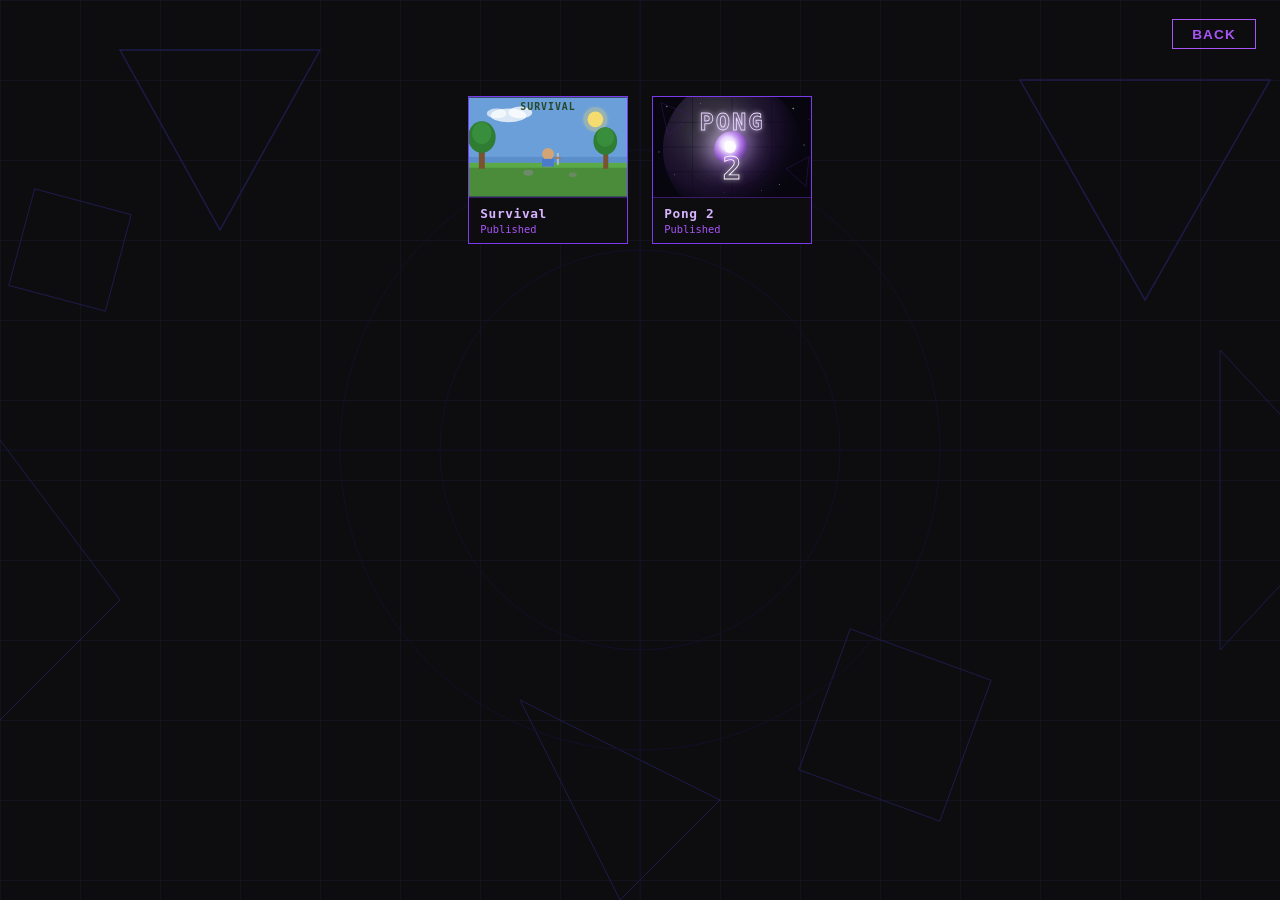
<file: src/website/published.html>
<!DOCTYPE html>
<html lang="en">
<head>
  <meta charset="UTF-8">
  <meta name="viewport" content="width=device-width, initial-scale=1.0">
  <title>Published Games — CoreCreate</title>
  <link rel="stylesheet" href="style.css">
</head>
<body>

  <a class="back-btn" href="index.html">Back</a>

  <div class="bg">
    <svg xmlns="http://www.w3.org/2000/svg" viewBox="0 0 1440 900" preserveAspectRatio="xMidYMid slice">
      <defs>
        <pattern id="grid" width="80" height="80" patternUnits="userSpaceOnUse">
          <path d="M 80 0 L 0 0 0 80" fill="none" stroke="#1a1a2e" stroke-width="1"/>
        </pattern>
      </defs>
      <rect width="1440" height="900" fill="url(#grid)"/>
      <polygon points="200,50 400,50 300,230" fill="none" stroke="#1e1b4b" stroke-width="1.5"/>
      <polygon points="1100,80 1350,80 1225,300" fill="none" stroke="#1e1b4b" stroke-width="1.5"/>
      <polygon points="50,400 200,600 50,750" fill="none" stroke="#1e1b4b" stroke-width="1"/>
      <polygon points="1300,350 1440,500 1300,650" fill="none" stroke="#1e1b4b" stroke-width="1"/>
      <polygon points="600,700 800,800 700,900" fill="none" stroke="#1e1b4b" stroke-width="1"/>
      <rect x="900" y="650" width="150" height="150" fill="none" stroke="#1e1b4b" stroke-width="1" transform="rotate(20 975 725)"/>
      <rect x="100" y="200" width="100" height="100" fill="none" stroke="#1e1b4b" stroke-width="1" transform="rotate(15 150 250)"/>
      <line x1="0" y1="450" x2="1440" y2="450" stroke="#12102a" stroke-width="1"/>
      <line x1="720" y1="0" x2="720" y2="900" stroke="#12102a" stroke-width="1"/>
      <circle cx="720" cy="450" r="300" fill="none" stroke="#150f2a" stroke-width="1"/>
      <circle cx="720" cy="450" r="200" fill="none" stroke="#150f2a" stroke-width="1"/>
    </svg>
  </div>

  <div style="position:relative; z-index:1; padding: 6rem 3rem 2rem; display:flex; flex-wrap:wrap; gap:1.5rem;">

    <!-- Survival card -->
    <a href="games/survival.html?from=published" style="text-decoration:none;">
      <div style="width:160px; border:1px solid #7c3aed; background:#0d0d0f; cursor:pointer; transition: box-shadow 0.2s;"
           onmouseover="this.style.boxShadow='0 0 18px #7c3aed'" onmouseout="this.style.boxShadow='none'">
        <div style="width:100%; height:100px; background:#07060f; overflow:hidden;">
          <svg viewBox="0 0 160 100" xmlns="http://www.w3.org/2000/svg" style="width:100%;height:100%;">
            <defs>
              <filter id="sv-g" x="-40%" y="-40%" width="180%" height="180%">
                <feGaussianBlur stdDeviation="1.8" result="blur"/>
                <feMerge><feMergeNode in="blur"/><feMergeNode in="SourceGraphic"/></feMerge>
              </filter>
            </defs>
            <!-- Sky -->
            <rect width="160" height="100" fill="#5a8fcc"/>
            <rect width="160" height="60" fill="#7ab0e8" opacity="0.5"/>
            <!-- Sun -->
            <circle cx="128" cy="22" r="12" fill="#ffe066" opacity="0.3" filter="url(#sv-g)"/>
            <circle cx="128" cy="22" r="8" fill="#ffe066" opacity="0.9"/>
            <!-- Clouds -->
            <ellipse cx="40" cy="18" rx="18" ry="7" fill="white" opacity="0.75"/>
            <ellipse cx="52" cy="15" rx="12" ry="6" fill="white" opacity="0.75"/>
            <ellipse cx="28" cy="16" rx="10" ry="5" fill="white" opacity="0.65"/>
            <!-- Ground -->
            <rect x="0" y="68" width="160" height="32" fill="#4a8c3a"/>
            <rect x="0" y="66" width="160" height="5" fill="#5aaa48"/>
            <!-- Trees -->
            <rect x="10" y="44" width="6" height="28" fill="#7a5230"/>
            <ellipse cx="13" cy="40" rx="14" ry="16" fill="#2e7d32"/>
            <ellipse cx="13" cy="36" rx="10" ry="11" fill="#388e3c"/>
            <rect x="136" y="48" width="5" height="24" fill="#7a5230"/>
            <ellipse cx="138" cy="44" rx="12" ry="14" fill="#2e7d32"/>
            <ellipse cx="138" cy="40" rx="9" ry="10" fill="#388e3c"/>
            <!-- Small rocks -->
            <ellipse cx="60" cy="76" rx="5" ry="3" fill="#888" opacity="0.6"/>
            <ellipse cx="105" cy="78" rx="4" ry="2.5" fill="#888" opacity="0.5"/>
            <!-- Player character -->
            <rect x="76" y="60" width="8" height="10" fill="#d4a574"/>
            <circle cx="80" cy="57" r="6" fill="#d4a574"/>
            <rect x="74" y="62" width="12" height="8" fill="#4a7acc"/>
            <!-- Sword -->
            <rect x="89" y="56" width="2" height="12" fill="#c0c0c0" opacity="0.9"/>
            <rect x="87" y="60" width="6" height="2" fill="#a07850" opacity="0.9"/>
            <!-- SURVIVAL title -->
            <text x="80" y="13" text-anchor="middle" font-family="monospace" font-size="10" font-weight="900"
              fill="#1a3a0a" letter-spacing="1" opacity="0.85">SURVIVAL</text>
          </svg>
        </div>
        <div style="padding:0.5rem 0.7rem; border-top:1px solid #3b1a6b;">
          <p style="color:#d8b4fe; font-family:monospace; font-size:0.8rem; font-weight:600; letter-spacing:0.05em;">Survival</p>
          <p style="color:#a855f7; font-family:monospace; font-size:0.65rem; margin-top:2px;">Published</p>
        </div>
      </div>
    </a>

    <!-- Pong 2 card -->
    <a href="games/pong2.html?from=published" style="text-decoration:none;">
      <div style="width:160px; border:1px solid #7c3aed; background:#0d0d0f; cursor:pointer; transition: box-shadow 0.2s;"
           onmouseover="this.style.boxShadow='0 0 18px #7c3aed'" onmouseout="this.style.boxShadow='none'">
        <div style="width:100%; height:100px; background:#07060f; overflow:hidden;">
          <svg viewBox="0 0 160 100" xmlns="http://www.w3.org/2000/svg" style="width:100%;height:100%;">
            <defs>
              <filter id="tg" x="-80%" y="-80%" width="260%" height="260%">
                <feGaussianBlur stdDeviation="2.5" result="blur"/>
                <feMerge><feMergeNode in="blur"/><feMergeNode in="SourceGraphic"/></feMerge>
              </filter>
              <filter id="sun" x="-150%" y="-150%" width="400%" height="400%">
                <feGaussianBlur stdDeviation="12"/>
              </filter>
              <radialGradient id="sunG" cx="38%" cy="35%" r="65%">
                <stop offset="0%" stop-color="#ffffff"/>
                <stop offset="30%" stop-color="#e9d5ff"/>
                <stop offset="70%" stop-color="#a855f7" stop-opacity="0.6"/>
                <stop offset="100%" stop-color="#3b0764" stop-opacity="0"/>
              </radialGradient>
            </defs>

            <!-- Space background -->
            <rect width="160" height="100" fill="#07060f"/>

            <!-- Nebula -->
            <circle cx="80" cy="52" r="70" fill="url(#sunG)" opacity="0.18"/>

            <!-- Grid -->
            <g stroke="#0f0825" stroke-width="0.4" opacity="0.9">
              <line x1="0" y1="25" x2="160" y2="25"/><line x1="0" y1="50" x2="160" y2="50"/>
              <line x1="0" y1="75" x2="160" y2="75"/><line x1="40" y1="0" x2="40" y2="100"/>
              <line x1="80" y1="0" x2="80" y2="100"/><line x1="120" y1="0" x2="120" y2="100"/>
            </g>

            <!-- Faint geo shapes -->
            <polygon points="8,5 38,18 15,38" fill="none" stroke="#4b1a80" stroke-width="0.7" opacity="0.5"/>
            <polygon points="135,72 158,60 155,90" fill="none" stroke="#4b1a80" stroke-width="0.7" opacity="0.5"/>

            <!-- Stars -->
            <circle cx="14" cy="9" r="0.7" fill="white" opacity="0.55"/>
            <circle cx="48" cy="6" r="0.5" fill="white" opacity="0.4"/>
            <circle cx="142" cy="11" r="0.8" fill="white" opacity="0.6"/>
            <circle cx="128" cy="88" r="0.6" fill="white" opacity="0.45"/>
            <circle cx="22" cy="78" r="0.5" fill="white" opacity="0.5"/>
            <circle cx="153" cy="48" r="0.7" fill="white" opacity="0.35"/>
            <circle cx="6" cy="55" r="0.6" fill="white" opacity="0.4"/>
            <circle cx="110" cy="94" r="0.5" fill="white" opacity="0.4"/>
            <circle cx="158" cy="22" r="0.5" fill="white" opacity="0.3"/>
            <circle cx="72" cy="96" r="0.4" fill="white" opacity="0.35"/>

            <!-- Sun glow (outer, blurred) -->
            <circle cx="80" cy="52" r="26" fill="url(#sunG)" filter="url(#sun)" opacity="0.85"/>

            <!-- Sun core -->
            <circle cx="80" cy="52" r="18" fill="url(#sunG)"/>
            <circle cx="78" cy="50" r="6" fill="white" opacity="0.92" filter="url(#tg)"/>

            <!-- PONG — top half -->
            <text x="80" y="33" text-anchor="middle" font-family="monospace" font-size="24" font-weight="900"
              fill="none" stroke="#e9d5ff" stroke-width="0.9" letter-spacing="2" filter="url(#tg)">PONG</text>

            <!-- 2 — bottom half -->
            <text x="80" y="82" text-anchor="middle" font-family="monospace" font-size="32" font-weight="900"
              fill="none" stroke="#ffffff" stroke-width="0.9" filter="url(#tg)">2</text>
          </svg>
        </div>
        <div style="padding:0.5rem 0.7rem; border-top:1px solid #3b1a6b;">
          <p style="color:#d8b4fe; font-family:monospace; font-size:0.8rem; font-weight:600; letter-spacing:0.05em;">Pong 2</p>
          <p style="color:#a855f7; font-family:monospace; font-size:0.65rem; margin-top:2px;">Published</p>
        </div>
      </div>
    </a>

  </div>

</body>
</html>
</file>
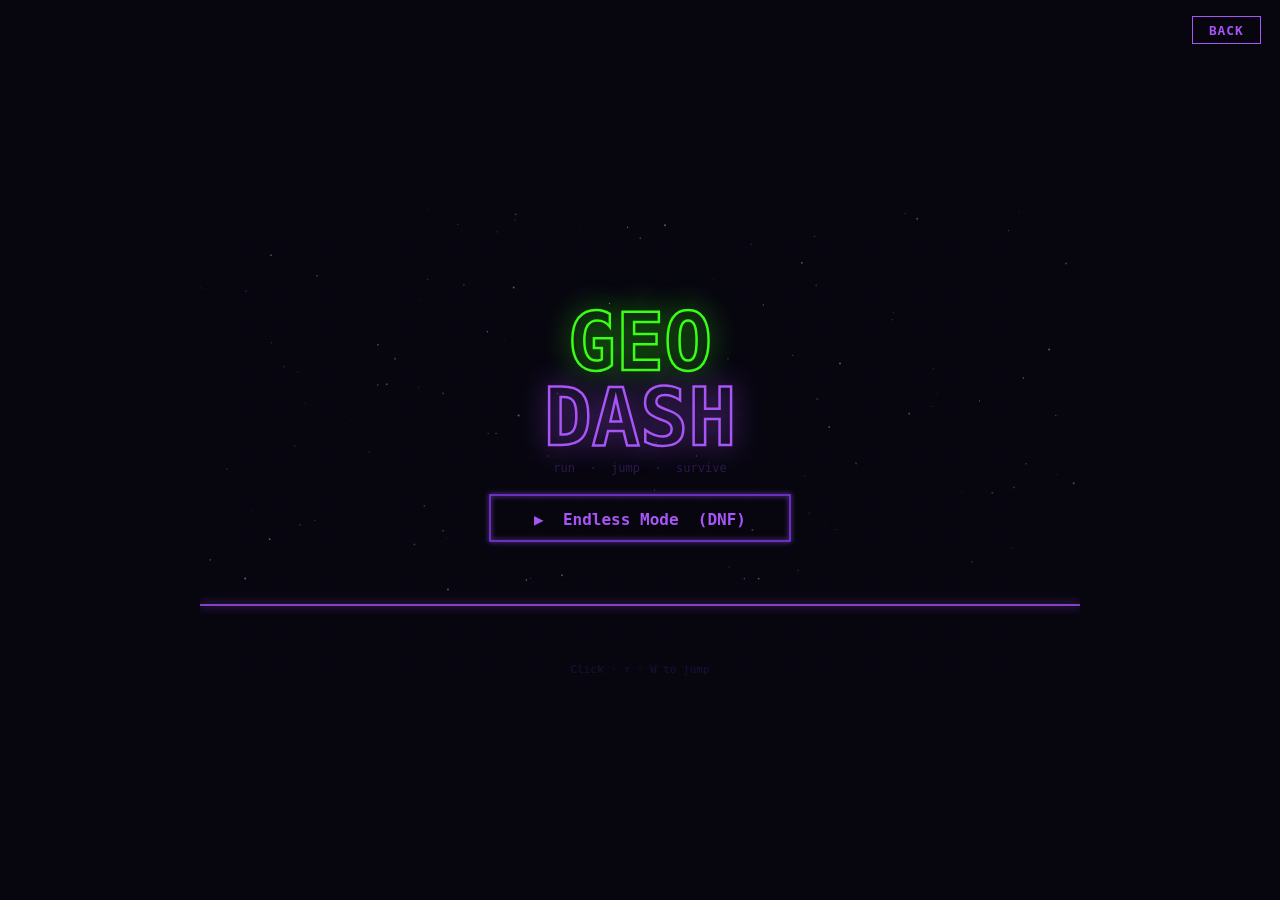
<file: src/website/games/geodash.html>
<!DOCTYPE html>
<html lang="en">
<head>
  <meta charset="UTF-8">
  <meta name="viewport" content="width=device-width, initial-scale=1.0">
  <title>GeoDash</title>
  <style>
    *, *::before, *::after { margin: 0; padding: 0; box-sizing: border-box; }
    body {
      background: #07060f;
      display: flex;
      align-items: center;
      justify-content: center;
      min-height: 100vh;
      overflow: hidden;
    }
    canvas { display: block; }
    .back-btn {
      position: fixed;
      top: 1rem; right: 1.2rem;
      padding: 0.35rem 1rem;
      border: 1px solid #a855f7;
      color: #a855f7;
      font-size: 0.8rem; font-weight: 600;
      letter-spacing: 0.08em;
      text-decoration: none; text-transform: uppercase;
      font-family: monospace;
      transition: background 0.2s, box-shadow 0.2s;
    }
    .back-btn:hover { background: #a855f720; box-shadow: 0 0 10px #a855f7; }
  </style>
</head>
<body>
  <a class="back-btn" id="backBtn" href="#">Back</a>

  <div id="prompt-display" style="display:none; position:fixed; top:1rem; left:1.2rem; max-width:220px; z-index:10; pointer-events:none;">
    <p style="color:#a855f7; font-family:monospace; font-size:0.55rem; font-weight:600; letter-spacing:0.1em; text-transform:uppercase; opacity:0.45; margin-bottom:0.25rem;">Most Recent Prompt</p>
    <p style="color:#4b2a6b; font-family:monospace; font-size:0.58rem; line-height:1.5; opacity:0.6;">also have it be in the games themselves, only if theyre in drafts. try not to have it be, but if it gets in the way thats okay.</p>
  </div>

  <canvas id="c"></canvas>

<script>
(function() {
  const p = new URLSearchParams(window.location.search);
  document.getElementById('backBtn').href =
    p.get('from') === 'published' ? '../published.html' : '../drafts.html';
  if (p.get('from') === 'drafts')
    document.getElementById('prompt-display').style.display = 'block';
})();

// ===================== CONSTANTS =====================
const W           = 880;
const H           = 490;
const TILE        = 42;
const FLOOR_Y     = H - 90;
const GROUND_Y    = FLOOR_Y - TILE / 2;
const CUBE_X      = 180;
const CUBE_SIZE   = TILE;
const INNER_SIZE  = 17;
const INNER_HB    = 14;
const SPEED_HALF  = 230;
const SPEED_FULL  = 390;
const GRAVITY     = 1900;
const JUMP_VEL    = 620;
const DEATH_PAUSE = 0.65;
const ROYGBIV     = ['#ff2424','#ff7700','#ffe600','#00ee44','#00bbff','#3355ff','#cc00ff'];
const ARROW_Y     = FLOOR_Y - TILE * 1.4;   // center Y for floating arrows
const ARROW_W     = 30;
const ARROW_H     = 22;

const canvas = document.getElementById('c');
const ctx    = canvas.getContext('2d');
canvas.width  = W;
canvas.height = H;

// ===================== AUDIO =====================
let audioCtx = null, masterGain = null, musicStarted = false;
let hihatBuf  = null;
let nextStepTime = 0, stepIdx = 0;
let schedTimer   = null;

const BPM       = 110;
const STEP_DUR  = 60 / BPM / 2;  // 8th note ≈ 0.2727 s
const LOOKAHEAD = 0.15;

// 16-step (2-bar) patterns — snare toggled by mode
const PAT_KICK  = [1,0,0,0, 1,0,0,1, 1,0,0,0, 1,0,0,1];
const PAT_SNARE = [0,0,1,0, 0,0,1,0, 0,0,1,0, 0,0,1,0];
const PAT_HIHAT = [0,1,0,1, 0,1,0,0, 0,1,0,1, 0,1,0,0];
const PAT_BASS  = [82.41,null,null,null, 98.00,null,110.00,null,
                   82.41,null,null,null, 123.47,null,98.00,null];

function initAudio() {
  if (audioCtx) return;
  audioCtx   = new (window.AudioContext || window.webkitAudioContext)();
  masterGain = audioCtx.createGain();
  masterGain.gain.value = 0.20;
  masterGain.connect(audioCtx.destination);

  hihatBuf = audioCtx.createBuffer(1, 4096, audioCtx.sampleRate);
  const d  = hihatBuf.getChannelData(0);
  for (let i = 0; i < 4096; i++) d[i] = Math.random() * 2 - 1;

  // Sub-bass drone
  for (const det of [-4, 4]) {
    const osc = audioCtx.createOscillator(), g = audioCtx.createGain();
    osc.type = 'sine'; osc.frequency.value = 41.2; osc.detune.value = det;
    g.gain.value = 0.055;
    osc.connect(g); g.connect(masterGain); osc.start();
  }
}

function startMusic() {
  if (musicStarted || !audioCtx) return;
  musicStarted = true;
  nextStepTime = audioCtx.currentTime + 0.05;
  scheduleSteps();
}

function restartMusic() {
  if (schedTimer) { clearTimeout(schedTimer); schedTimer = null; }
  stepIdx      = 0;
  nextStepTime = audioCtx ? audioCtx.currentTime + 0.1 : 0;
  if (musicStarted) scheduleSteps();
}

function scheduleSteps() {
  if (!audioCtx || !musicStarted) return;
  while (nextStepTime < audioCtx.currentTime + LOOKAHEAD) {
    const step = stepIdx % 16;
    const t    = nextStepTime;
    if (PAT_KICK[step])                             schedKick(t);
    if (PAT_SNARE[step] && currentMode === 'full')  schedSnare(t);
    if (PAT_HIHAT[step])                            schedHihat(t, 0.20);
    if (PAT_BASS[step] !== null)                    schedBass(t, PAT_BASS[step]);
    nextStepTime += STEP_DUR;
    stepIdx++;
  }
  schedTimer = setTimeout(scheduleSteps, 40);
}

function schedKick(t) {
  const osc = audioCtx.createOscillator(), env = audioCtx.createGain();
  osc.type = 'sine';
  osc.frequency.setValueAtTime(160, t);
  osc.frequency.exponentialRampToValueAtTime(0.001, t + 0.45);
  env.gain.setValueAtTime(0.85, t);
  env.gain.exponentialRampToValueAtTime(0.001, t + 0.45);
  osc.connect(env); env.connect(masterGain);
  osc.start(t); osc.stop(t + 0.5);
}

function schedSnare(t) {
  const src  = audioCtx.createBufferSource(), env  = audioCtx.createGain();
  const filt = audioCtx.createBiquadFilter();
  filt.type = 'bandpass'; filt.frequency.value = 1800; filt.Q.value = 0.8;
  src.buffer = hihatBuf;
  env.gain.setValueAtTime(0.45, t);
  env.gain.exponentialRampToValueAtTime(0.001, t + 0.18);
  src.connect(filt); filt.connect(env); env.connect(masterGain);
  src.start(t); src.stop(t + 0.2);
  const osc = audioCtx.createOscillator(), oenv = audioCtx.createGain();
  osc.type = 'sine'; osc.frequency.value = 190;
  oenv.gain.setValueAtTime(0.28, t);
  oenv.gain.exponentialRampToValueAtTime(0.001, t + 0.1);
  osc.connect(oenv); oenv.connect(masterGain);
  osc.start(t); osc.stop(t + 0.12);
}

function schedHihat(t, vol) {
  const src  = audioCtx.createBufferSource(), env  = audioCtx.createGain();
  const filt = audioCtx.createBiquadFilter();
  filt.type = 'highpass'; filt.frequency.value = 8000;
  src.buffer = hihatBuf;
  env.gain.setValueAtTime(vol, t);
  env.gain.exponentialRampToValueAtTime(0.001, t + 0.06);
  src.connect(filt); filt.connect(env); env.connect(masterGain);
  src.start(t); src.stop(t + 0.08);
}

function schedBass(t, freq) {
  const osc = audioCtx.createOscillator(), env = audioCtx.createGain();
  osc.type = 'sawtooth'; osc.frequency.value = freq;
  env.gain.setValueAtTime(0, t);
  env.gain.linearRampToValueAtTime(0.24, t + 0.015);
  env.gain.exponentialRampToValueAtTime(0.001, t + 0.28);
  osc.connect(env); env.connect(masterGain);
  osc.start(t); osc.stop(t + 0.32);
}

function playDeath() {
  if (!audioCtx) return;
  const osc = audioCtx.createOscillator(), g = audioCtx.createGain();
  osc.type = 'square'; osc.frequency.value = 120;
  g.gain.setValueAtTime(0.2, audioCtx.currentTime);
  g.gain.exponentialRampToValueAtTime(0.001, audioCtx.currentTime + 0.18);
  osc.connect(g); g.connect(masterGain);
  osc.start(); osc.stop(audioCtx.currentTime + 0.2);
}

initAudio();
audioCtx.resume().then(() => startMusic());
const unlockAudio = () => audioCtx.resume().then(() => startMusic());
document.addEventListener('click',      unlockAudio, { once: true });
document.addEventListener('touchstart', unlockAudio, { once: true, passive: true });

// ===================== LEVEL GENERATION =====================
function randColor() { return ROYGBIV[Math.floor(Math.random() * ROYGBIV.length)]; }

function genLevel() {
  const blocks = [], spikes = [], arrows = [], jumpPads = [];
  let wx     = TILE * (Math.ceil(W / TILE) + 10);
  let isFull = false;
  let sectionsSinceJumpPad = 0;

  // ── Structured block patterns: [colOffset, stackHeight] ──
  const BLOCK_PATS = [
    [[0,1]],
    [[0,1],[1,1]],
    [[0,2]],
    [[0,1],[1,2]],         // step up
    [[0,2],[1,1]],         // step down
    [[0,1],[1,1],[2,1]],   // flat row of 3
    [[0,2],[1,2]],         // twin tall
    [[0,2],[1,1],[2,2]],   // dip middle
  ];

  // ── Structured spike patterns: [colOffset, isTall] ──
  const SPIKE_PATS_HALF = [
    [[0,true]],
    [[0,false]],
    [[0,false],[1,false]],
    [[0,true],[1,false]],
    [[0,false],[1,true]],
    [[0,true],[1,true]],
  ];
  const SPIKE_PATS_FULL = [
    ...SPIKE_PATS_HALF,
    [[0,true],[1,false],[2,true]],
    [[0,true],[1,true],[2,false]],
    [[0,false],[1,true],[2,true]],
  ];

  while (wx < 45000) {
    const sectionTiles = 28 + Math.floor(Math.random() * 16);
    const sectionEnd   = wx + TILE * sectionTiles;
    let ox = wx;

    // ── Occasional jump pad sequence (roughly every 5–8 sections) ──
    if (sectionsSinceJumpPad >= 5 && Math.random() < 0.35) {
      sectionsSinceJumpPad = 0;
      const jx = ox + TILE * 2;               // 2-tile lead-in
      jumpPads.push({ worldX: jx, activated: false });
      // 3 pink spikes right after the pad
      for (let i = 0; i < 3; i++) {
        spikes.push({ worldX: jx + TILE*(i+1), tall: true, color: '#ff00cc', floorY: FLOOR_Y });
      }
      // Challenge after the landing zone (tiles 4-5 are clear)
      const afterX = jx + TILE * 6;
      if (Math.random() < 0.5) {
        // Long grounded platform to navigate
        const lw = 4 + Math.floor(Math.random() * 2);
        const lh = 1 + Math.floor(Math.random() * 2);
        const lc = randColor();
        for (let c = 0; c < lw; c++) {
          for (let h = 1; h <= lh; h++) {
            blocks.push({ worldX: afterX + c*TILE, y: FLOOR_Y - TILE*h, color: lc });
          }
        }
        ox = afterX + lw*TILE + TILE*3;
      } else {
        // Spike group to jump over after landing
        const sc = 3 + Math.floor(Math.random() * 2);
        for (let i = 0; i < sc; i++) {
          spikes.push({ worldX: afterX + i*TILE, tall: i%2===0, color: '#ff2424', floorY: FLOOR_Y });
        }
        ox = afterX + sc*TILE + TILE*3;
      }
    } else {
      sectionsSinceJumpPad++;
    }

    // ── Normal section obstacles ──
    while (ox < sectionEnd) {
      const roll = Math.random();

      if (roll < 0.35) {
        // Structured block pattern
        const pat   = BLOCK_PATS[Math.floor(Math.random() * BLOCK_PATS.length)];
        const color = randColor();
        let maxCol  = 0;
        for (const [col, h] of pat) {
          for (let hh = 1; hh <= h; hh++) {
            blocks.push({ worldX: ox + col*TILE, y: FLOOR_Y - TILE*hh, color });
          }
          maxCol = Math.max(maxCol, col);
        }
        ox += (maxCol + 1) * TILE;

      } else if (roll < 0.58) {
        // Grounded platform: all columns filled floor-to-top
        const pWidth  = 2 + Math.floor(Math.random() * 4);
        const pHeight = Math.random() < 0.55 ? 1 : Math.random() < 0.82 ? 2 : 3;
        const pY      = FLOOR_Y - TILE * pHeight;
        const pColor  = randColor();
        for (let c = 0; c < pWidth; c++) {
          for (let h = 1; h <= pHeight; h++) {
            blocks.push({ worldX: ox + c*TILE, y: FLOOR_Y - TILE*h, color: pColor });
          }
        }
        const pRoll = Math.random();
        if (pRoll < 0.30 && pWidth >= 2) {
          const sStart = 1 + Math.floor(Math.random() * Math.max(1, pWidth - 2));
          const sCount = Math.min(pWidth - sStart, Math.random() < 0.45 ? 2 : 1);
          for (let i = 0; i < sCount; i++) {
            spikes.push({ worldX: ox + (sStart+i)*TILE, tall: Math.random() < 0.5,
                          color: randColor(), floorY: pY });
          }
        } else if (pRoll < 0.50 && pWidth >= 3) {
          const aTile = 1 + Math.floor(Math.random() * (pWidth - 2));
          // Never spawn a full arrow while already at full speed
          const aType = isFull ? 'half' : (Math.random() < 0.5 ? 'full' : 'half');
          arrows.push({ worldX: ox + aTile*TILE + TILE/2,
                        type: aType, collected: false, floatY: pY - TILE*0.85 });
        } else if (pRoll < 0.68 && pWidth >= 4) {
          spikes.push({ worldX: ox + (pWidth-1)*TILE, tall: true, color: '#ff3030', floorY: pY });
        }
        ox += pWidth * TILE;

      } else if (roll < 0.90) {
        // Structured spike pattern
        const pats  = isFull ? SPIKE_PATS_FULL : SPIKE_PATS_HALF;
        const pat   = pats[Math.floor(Math.random() * pats.length)];
        const color = ROYGBIV[Math.floor(Math.random() * ROYGBIV.length)];
        let maxCol  = 0;
        for (const [col, tall] of pat) {
          spikes.push({ worldX: ox + col*TILE, tall, color, floorY: FLOOR_Y });
          maxCol = Math.max(maxCol, col);
        }
        ox += (maxCol + 1) * TILE;

      } else {
        ox += TILE * 3; // breathing gap
      }

      ox += TILE * (4 + Math.floor(Math.random() * 4));
    }

    wx = sectionEnd + TILE * 7;
    isFull = !isFull;
    // Transition arrow — from full speed can only go to half
    arrows.push({ worldX: wx, type: isFull ? 'full' : 'half', collected: false });
    wx += TILE * 8;
  }

  return { blocks, spikes, arrows, jumpPads };
}

// ===================== STATE =====================
let gameState    = 'menu';   // 'menu' | 'playing'
let menuHover    = false;
let worldOffset  = 0;
let cubeAngle    = 0;
let cubeY        = GROUND_Y;
let cubeVY       = 0;
let grounded     = true;
let isDead       = false;
let deathTimer   = 0;
let gameTime     = 0;
let currentMode  = 'half';   // 'half' | 'full'
let jumpHeld     = false;
let jumpBuffer   = 0;        // seconds remaining in jump buffer window
const JUMP_BUF   = 0.12;     // 120 ms — tap just before landing still counts
let blocks       = [];
let spikes       = [];
let arrows       = [];
let jumpPads     = [];

const STARS = Array.from({ length: 120 }, () => ({
  x: Math.random() * W,
  y: Math.random() * (FLOOR_Y - 10),
  r: Math.random() * 0.9 + 0.2,
  o: Math.random() * 0.4 + 0.1,
}));

function getSpeed()   { return currentMode === 'half' ? SPEED_HALF : SPEED_FULL; }
function getRotRate() { return (Math.PI / 2) / TILE * getSpeed() * 0.56; }

// ===================== HELPERS =====================
function neon(color, blur) { ctx.shadowColor = color; ctx.shadowBlur = blur; }
function noNeon()           { ctx.shadowBlur = 0; }

// ===================== PHYSICS =====================
function tryJump() {
  if (isDead) return;
  jumpBuffer = JUMP_BUF;   // buffer the request
  if (!grounded) return;   // will fire when we land
  cubeVY   = -JUMP_VEL;
  grounded = false;
  jumpBuffer = 0;
}

function die() {
  if (isDead) return;
  isDead     = true;
  deathTimer = DEATH_PAUSE;
  playDeath();
  restartMusic();
}

function respawn() {
  const level = genLevel();
  blocks      = level.blocks;
  spikes      = level.spikes;
  arrows      = level.arrows;
  jumpPads    = level.jumpPads;
  worldOffset = 0;
  cubeY       = GROUND_Y;
  cubeVY      = 0;
  grounded    = true;
  cubeAngle   = 0;
  isDead      = false;
  deathTimer  = 0;
  currentMode = 'half';
  jumpHeld    = false;
  jumpBuffer  = 0;
}

function resolveCollisions() {
  grounded = false;
  if (cubeY + CUBE_SIZE / 2 >= FLOOR_Y) {
    cubeY = FLOOR_Y - CUBE_SIZE / 2;
    cubeVY   = 0;
    grounded = true;
  }
  if (cubeVY >= 0) {
    for (const b of blocks) {
      const sx = b.worldX - worldOffset;
      if (sx + TILE <= CUBE_X - CUBE_SIZE / 2 || sx >= CUBE_X + CUBE_SIZE / 2) continue;
      if (cubeY + CUBE_SIZE / 2 >= b.y && cubeY - CUBE_SIZE / 2 < b.y) {
        cubeY  = b.y - CUBE_SIZE / 2;
        cubeVY = 0; grounded = true;
      }
    }
  }
}

function checkArrows() {
  for (const a of arrows) {
    if (a.collected) continue;
    const sx = a.worldX - worldOffset;
    // Collect when cube center passes arrow center
    if (sx <= CUBE_X + CUBE_SIZE / 2) {
      a.collected  = true;
      currentMode  = a.type;
    }
  }
}

function checkDeath() {
  if (isDead) return;
  const hb = INNER_HB / 2;
  const il = CUBE_X - hb, ir = CUBE_X + hb;
  const it = cubeY   - hb, ib = cubeY   + hb;
  for (const b of blocks) {
    const sx = b.worldX - worldOffset;
    if (ir > sx && il < sx + TILE && ib > b.y && it < b.y + TILE) { die(); return; }
  }
  for (const s of spikes) {
    const sx = s.worldX - worldOffset;
    const sh = s.tall ? TILE : TILE / 2;
    const fy = s.floorY ?? FLOOR_Y;
    if (ir > sx && il < sx + TILE && ib > fy - sh && it < fy) { die(); return; }
  }
}

function checkJumpPads() {
  if (isDead) return;
  for (const jp of jumpPads) {
    if (jp.activated) continue;
    const sx = jp.worldX - worldOffset;
    if (sx + TILE < 0 || sx > W + TILE) continue;
    // Launch when cube is grounded and overlaps the pad horizontally
    if (grounded && sx <= CUBE_X + CUBE_SIZE/2 && sx + TILE >= CUBE_X - CUBE_SIZE/2) {
      cubeVY   = -JUMP_VEL * 1.6;   // ~60% higher than normal jump
      grounded = false;
      jumpBuffer = 0;
      jp.activated = true;
    }
  }
}

// ===================== DRAW =====================
function drawBackground() {
  ctx.fillStyle = '#07060f';
  ctx.fillRect(0, 0, W, H);
  for (const s of STARS) {
    ctx.beginPath();
    ctx.arc(s.x, s.y, s.r, 0, Math.PI * 2);
    ctx.fillStyle = `rgba(210,210,255,${s.o})`;
    ctx.fill();
  }
  const ox = worldOffset % TILE;
  ctx.strokeStyle = '#0e0720'; ctx.lineWidth = 0.5;
  for (let x = -ox; x < W; x += TILE) {
    ctx.beginPath(); ctx.moveTo(x, 0); ctx.lineTo(x, FLOOR_Y); ctx.stroke();
  }
  for (let y = 0; y < FLOOR_Y; y += TILE) {
    ctx.beginPath(); ctx.moveTo(0, y); ctx.lineTo(W, y); ctx.stroke();
  }
}

function drawFloor() {
  ctx.fillStyle = '#080015';
  ctx.fillRect(0, FLOOR_Y, W, H - FLOOR_Y);
  const ox = worldOffset % TILE;
  ctx.strokeStyle = '#160830'; ctx.lineWidth = 0.6;
  for (let x = -ox; x < W; x += TILE) {
    ctx.beginPath(); ctx.moveTo(x, FLOOR_Y); ctx.lineTo(x, H); ctx.stroke();
  }
  ctx.beginPath(); ctx.moveTo(0, FLOOR_Y + TILE * 0.5); ctx.lineTo(W, FLOOR_Y + TILE * 0.5); ctx.stroke();
  neon('#a855f7', 10);
  ctx.strokeStyle = '#a855f7'; ctx.lineWidth = 1.5;
  ctx.beginPath(); ctx.moveTo(0, FLOOR_Y); ctx.lineTo(W, FLOOR_Y); ctx.stroke();
  noNeon();
}

function drawJumpPads() {
  for (const jp of jumpPads) {
    if (jp.activated) continue;
    const sx = jp.worldX - worldOffset;
    if (sx + TILE < 0 || sx > W) continue;
    const color = '#ff44cc';
    // Base pad sits on floor
    ctx.fillStyle = color + '38';
    ctx.fillRect(sx, FLOOR_Y - 8, TILE, 8);
    neon(color, 18);
    ctx.strokeStyle = color; ctx.lineWidth = 1.5;
    ctx.strokeRect(sx, FLOOR_Y - 8, TILE, 8);
    noNeon();
    // Two upward chevrons floating above pad
    const cx = sx + TILE / 2;
    neon(color, 12);
    ctx.strokeStyle = color; ctx.lineWidth = 1.5;
    for (let ay = 0; ay < 2; ay++) {
      const by = FLOOR_Y - 16 - ay * 9;
      ctx.beginPath();
      ctx.moveTo(cx - 7, by + 5);
      ctx.lineTo(cx,     by);
      ctx.lineTo(cx + 7, by + 5);
      ctx.stroke();
    }
    noNeon();
    ctx.font = 'bold 7px monospace';
    ctx.fillStyle = color;
    ctx.textAlign = 'center';
    ctx.fillText('PAD', cx, FLOOR_Y - 36);
  }
}

function drawBlocks() {
  for (const b of blocks) {
    const sx = b.worldX - worldOffset;
    if (sx + TILE < 0 || sx > W) continue;
    // Fill from block top to floor so stacked blocks look like solid grounded pillars
    ctx.fillStyle = b.color + '20';
    ctx.fillRect(sx, b.y, TILE, FLOOR_Y - b.y);
    neon(b.color, 12);
    ctx.strokeStyle = b.color; ctx.lineWidth = 1.5;
    ctx.strokeRect(sx, b.y, TILE, TILE);
    noNeon();
  }
}

function drawSpikes() {
  for (const s of spikes) {
    const sx = s.worldX - worldOffset;
    if (sx + TILE < 0 || sx > W) continue;
    const sh = s.tall ? TILE : TILE / 2;
    const fy = s.floorY ?? FLOOR_Y;
    ctx.beginPath();
    ctx.moveTo(sx,            fy);
    ctx.lineTo(sx + TILE,     fy);
    ctx.lineTo(sx + TILE / 2, fy - sh);
    ctx.closePath();
    ctx.fillStyle = s.color + '1a'; ctx.fill();
    neon(s.color, 14);
    ctx.strokeStyle = s.color; ctx.lineWidth = 1.5;
    ctx.stroke();
    noNeon();
  }
}

function drawArrows() {
  for (const a of arrows) {
    if (a.collected) continue;
    const sx = a.worldX - worldOffset;
    if (sx + ARROW_W < 0 || sx - ARROW_W > W) continue;

    const color = a.type === 'full' ? '#ffe600' : '#00aaff';
    const pulse = 1 + Math.sin(gameTime * 4) * 0.12; // gentle float pulse
    const hw = ARROW_W / 2 * pulse;
    const hh = ARROW_H / 2 * pulse;

    ctx.save();
    ctx.translate(sx, a.floatY ?? ARROW_Y);

    // Arrow shape: chevron pointing right
    ctx.beginPath();
    ctx.moveTo(-hw,       -hh * 0.55);
    ctx.lineTo(hw * 0.1,  -hh * 0.55);
    ctx.lineTo(hw,         0);
    ctx.lineTo(hw * 0.1,   hh * 0.55);
    ctx.lineTo(-hw,        hh * 0.55);
    ctx.lineTo(-hw * 0.35, 0);
    ctx.closePath();

    ctx.fillStyle = color + '28';
    ctx.fill();
    neon(color, 16);
    ctx.strokeStyle = color; ctx.lineWidth = 1.5;
    ctx.stroke();
    noNeon();

    // Small label below
    ctx.font = 'bold 9px monospace';
    ctx.fillStyle = color;
    ctx.textAlign = 'center';
    ctx.fillText(a.type === 'full' ? 'FAST' : 'SLOW', 0, hh + 12);

    ctx.restore();
  }
}

function drawCube() {
  ctx.save();
  ctx.translate(CUBE_X, cubeY);
  ctx.rotate(cubeAngle);
  neon('#39ff14', 18);
  ctx.strokeStyle = '#39ff14'; ctx.lineWidth = 2;
  ctx.strokeRect(-CUBE_SIZE / 2, -CUBE_SIZE / 2, CUBE_SIZE, CUBE_SIZE);
  noNeon();
  neon('#00d4ff', 14);
  ctx.strokeStyle = '#00d4ff'; ctx.lineWidth = 1.5;
  ctx.strokeRect(-INNER_SIZE / 2, -INNER_SIZE / 2, INNER_SIZE, INNER_SIZE);
  noNeon();
  ctx.restore();
}

function drawDeathOverlay() {
  const t = deathTimer / DEATH_PAUSE;
  ctx.fillStyle = `rgba(255,20,20,${t > 0.6 ? 0.48 : t * 0.28})`;
  ctx.fillRect(0, 0, W, H);
}

function drawSpeedIndicator() {
  const isFull = currentMode === 'full';
  const color  = isFull ? '#ffe600' : '#00aaff';
  const label  = isFull ? '▶▶ FAST' : '▶ HALF';
  ctx.font = 'bold 11px monospace';
  ctx.fillStyle = color;
  ctx.textAlign = 'left';
  neon(color, 8);
  ctx.fillText(label, 12, 22);
  noNeon();
}

// ===================== MENU =====================
function startGame() {
  respawn();
  gameState = 'playing';
}

function drawMenuBg() {
  ctx.fillStyle = '#07060f';
  ctx.fillRect(0, 0, W, H);
  // Faint grid
  ctx.strokeStyle = '#0e0720'; ctx.lineWidth = 0.5;
  for (let x = 0; x < W; x += TILE) {
    ctx.beginPath(); ctx.moveTo(x, 0); ctx.lineTo(x, H); ctx.stroke();
  }
  for (let y = 0; y < H; y += TILE) {
    ctx.beginPath(); ctx.moveTo(0, y); ctx.lineTo(W, y); ctx.stroke();
  }
  // Stars
  for (const s of STARS) {
    ctx.beginPath();
    ctx.arc(s.x, s.y, s.r, 0, Math.PI * 2);
    ctx.fillStyle = `rgba(210,210,255,${s.o})`;
    ctx.fill();
  }
  // Floor line
  neon('#a855f7', 10);
  ctx.strokeStyle = '#a855f7'; ctx.lineWidth = 1.5;
  ctx.beginPath(); ctx.moveTo(0, FLOOR_Y); ctx.lineTo(W, FLOOR_Y); ctx.stroke();
  noNeon();
}

function drawMenu() {
  drawMenuBg();
  ctx.textAlign = 'center';

  // Title — "GEO" green / "DASH" purple, stacked
  ctx.font = 'bold 80px monospace';
  neon('#39ff14', 28);
  ctx.strokeStyle = '#39ff14'; ctx.lineWidth = 2.5;
  ctx.strokeText('GEO', W / 2, H / 2 - 80);
  noNeon();

  neon('#a855f7', 28);
  ctx.strokeStyle = '#a855f7'; ctx.lineWidth = 2.5;
  ctx.strokeText('DASH', W / 2, H / 2 - 5);
  noNeon();

  // Tagline
  ctx.font = '12px monospace';
  ctx.fillStyle = '#2a1a4b';
  ctx.fillText('run  ·  jump  ·  survive', W / 2, H / 2 + 22);

  // Endless Mode button
  const bx = W / 2 - 150, by = H / 2 + 45, bw = 300, bh = 46;
  const hov = menuHover;
  ctx.fillStyle = hov ? '#39ff1412' : 'transparent';
  neon(hov ? '#39ff14' : '#a855f7', hov ? 14 : 5);
  ctx.strokeStyle = hov ? '#39ff14' : '#7c3aed';
  ctx.lineWidth = 1.5;
  ctx.fillRect(bx, by, bw, bh);
  ctx.strokeRect(bx, by, bw, bh);
  noNeon();

  ctx.font = 'bold 16px monospace';
  ctx.fillStyle = hov ? '#39ff14' : '#a855f7';
  ctx.fillText('▶  Endless Mode  (DNF)', W / 2, by + 30);

  // Controls hint
  ctx.font = '11px monospace';
  ctx.fillStyle = '#1e0f38';
  ctx.fillText('Click · ↑ · W to jump', W / 2, H - 22);
}

// ===================== INPUT =====================
document.addEventListener('keydown', e => {
  if (e.key === 'ArrowUp' || e.key === 'w' || e.key === 'W') {
    e.preventDefault();
    if (gameState === 'menu') { startGame(); return; }
    jumpHeld = true; tryJump();
  }
  if (e.key === 'Escape' && gameState === 'playing') { gameState = 'menu'; }
});
document.addEventListener('keyup', e => {
  if (e.key === 'ArrowUp' || e.key === 'w' || e.key === 'W') jumpHeld = false;
});
canvas.addEventListener('mousedown', () => {
  if (gameState === 'menu') return;   // menu handled by click event
  jumpHeld = true; tryJump();
});
canvas.addEventListener('mouseup',   () => { jumpHeld = false; });
canvas.addEventListener('mousemove', e => {
  if (gameState !== 'menu') return;
  const r  = canvas.getBoundingClientRect();
  const mx = (e.clientX - r.left) * (W / r.width);
  const my = (e.clientY - r.top)  * (H / r.height);
  const bx = W / 2 - 150, by = H / 2 + 45, bw = 300, bh = 46;
  menuHover = mx >= bx && mx <= bx + bw && my >= by && my <= by + bh;
});
canvas.addEventListener('click', e => {
  if (gameState !== 'menu') return;
  const r  = canvas.getBoundingClientRect();
  const mx = (e.clientX - r.left) * (W / r.width);
  const my = (e.clientY - r.top)  * (H / r.height);
  const bx = W / 2 - 150, by = H / 2 + 45, bw = 300, bh = 46;
  if (mx >= bx && mx <= bx + bw && my >= by && my <= by + bh) startGame();
});
canvas.addEventListener('touchstart', e => {
  if (gameState === 'menu') { startGame(); return; }
  jumpHeld = true; tryJump();
}, { passive: true });
canvas.addEventListener('touchend', () => { jumpHeld = false; });

// ===================== LOOP =====================
const firstLevel = genLevel();
blocks   = firstLevel.blocks;
spikes   = firstLevel.spikes;
arrows   = firstLevel.arrows;
jumpPads = firstLevel.jumpPads;

let last = 0;
function loop(ts) {
  const dt = Math.min((ts - last) / 1000, 0.05);
  last = ts;

  if (gameState === 'menu') {
    gameTime += dt;
    drawMenu();
  } else if (isDead) {
    deathTimer -= dt;
    if (deathTimer <= 0) respawn();
    drawBackground(); drawFloor(); drawJumpPads(); drawBlocks(); drawSpikes(); drawArrows(); drawCube(); drawDeathOverlay();
  } else {
    gameTime    += dt;
    worldOffset += getSpeed() * dt;
    cubeVY      += GRAVITY * dt;
    cubeY       += cubeVY * dt;
    grounded     = false;
    resolveCollisions();
    checkJumpPads();   // pad launches override manual jump
    if (jumpBuffer > 0) jumpBuffer -= dt;
    // Fire jump the moment we're grounded: held input OR buffered tap
    if (grounded && (jumpHeld || jumpBuffer > 0)) {
      cubeVY   = -JUMP_VEL;
      grounded = false;
      jumpBuffer = 0;
    }
    checkArrows();

    if (!grounded) {
      cubeAngle += getRotRate() * dt;
    } else {
      cubeAngle = Math.round(cubeAngle / (Math.PI / 2)) * (Math.PI / 2);
    }

    checkDeath();
    drawBackground(); drawFloor(); drawJumpPads(); drawBlocks(); drawSpikes(); drawArrows(); drawCube();
    drawSpeedIndicator();
  }

  requestAnimationFrame(loop);
}
requestAnimationFrame(loop);
</script>
</body>
</html>
</file>
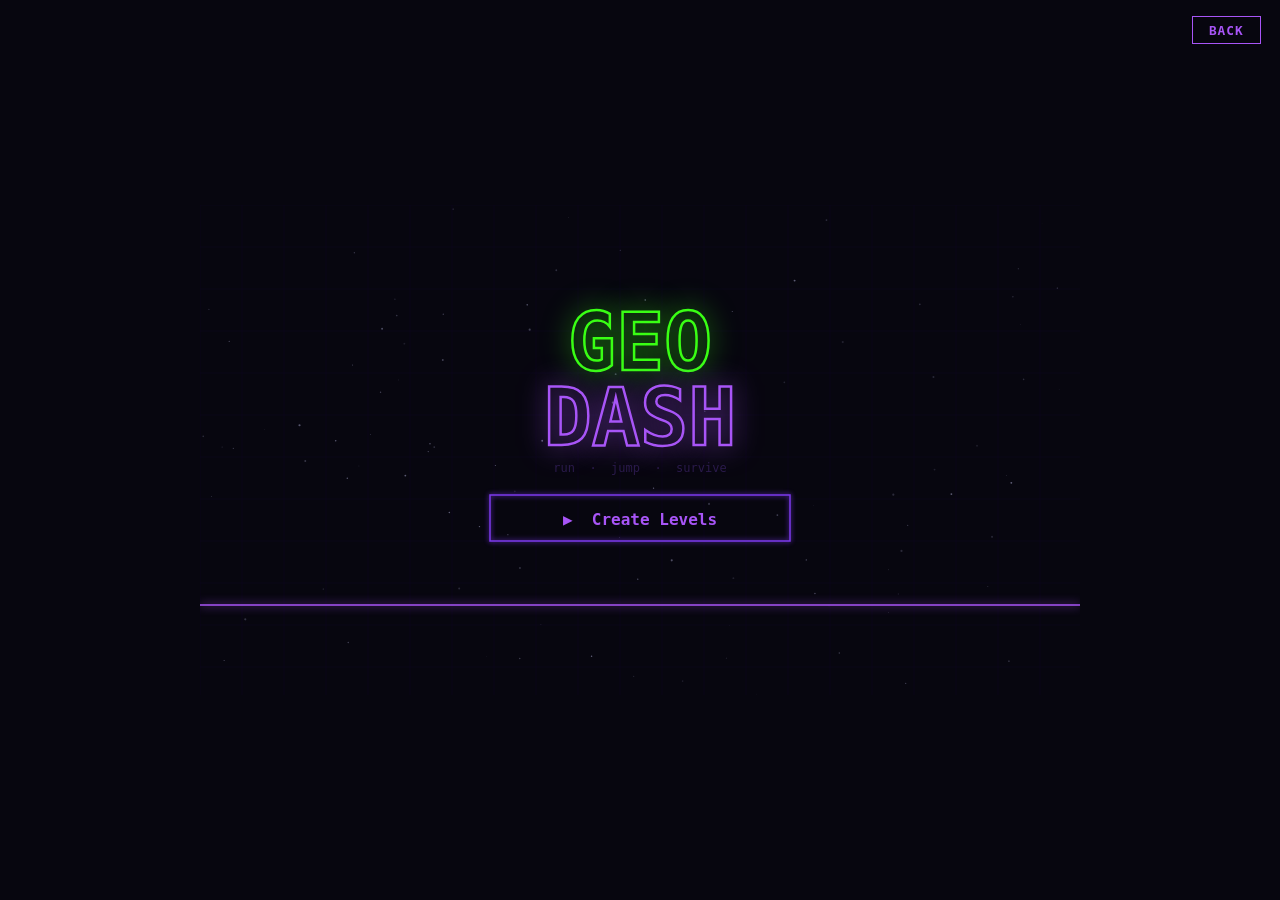
<file: src/website/games/geodash2.html>
<!DOCTYPE html>
<html lang="en">
<head>
  <meta charset="UTF-8">
  <meta name="viewport" content="width=device-width, initial-scale=1.0">
  <title>GeoDash</title>
  <style>
    *, *::before, *::after { margin: 0; padding: 0; box-sizing: border-box; }
    body {
      background: #07060f;
      display: flex; align-items: center; justify-content: center;
      min-height: 100vh; overflow: hidden;
    }
    canvas { display: block; cursor: default; }
    .back-btn {
      position: fixed; top: 1rem; right: 1.2rem;
      padding: 0.35rem 1rem; border: 1px solid #a855f7;
      color: #a855f7; font-size: 0.8rem; font-weight: 600;
      letter-spacing: 0.08em; text-decoration: none; text-transform: uppercase;
      font-family: monospace; transition: background 0.2s, box-shadow 0.2s;
    }
    .back-btn:hover { background: #a855f720; box-shadow: 0 0 10px #a855f7; }
  </style>
</head>
<body>
  <a class="back-btn" id="backBtn" href="#">Back</a>

  <div id="prompt-display" style="display:none; position:fixed; top:1rem; left:1.2rem; max-width:220px; z-index:10; pointer-events:none;">
    <p style="color:#a855f7; font-family:monospace; font-size:0.55rem; font-weight:600; letter-spacing:0.1em; text-transform:uppercase; opacity:0.45; margin-bottom:0.25rem;">Most Recent Prompt</p>
    <p style="color:#4b2a6b; font-family:monospace; font-size:0.58rem; line-height:1.5; opacity:0.6;">also have it be in the games themselves, only if theyre in drafts. try not to have it be, but if it gets in the way thats okay.</p>
  </div>

  <canvas id="c"></canvas>

<script>
(function() {
  const p = new URLSearchParams(window.location.search);
  document.getElementById('backBtn').href =
    p.get('from') === 'published' ? '../published.html' : '../drafts.html';
  if (p.get('from') === 'drafts')
    document.getElementById('prompt-display').style.display = 'block';
})();

// ===================== CONSTANTS =====================
const W        = 880;
const H        = 490;
const TILE     = 42;
const PANEL_W  = 130;
const FLOOR_Y  = H - 90;           // 400 — bottom of editable grid
const GRID_COLS = Math.floor((W - PANEL_W) / TILE);  // 17
const GRID_ROWS = Math.floor(FLOOR_Y / TILE);         // 9
const ROYGBIV  = ['#ff2424','#ff7700','#ffe600','#00ee44','#00bbff','#3355ff','#cc00ff'];

const canvas = document.getElementById('c');
const ctx    = canvas.getContext('2d');
canvas.width  = W;
canvas.height = H;

function neon(color, blur) { ctx.shadowColor = color; ctx.shadowBlur = blur; }
function noNeon()           { ctx.shadowBlur = 0; }

// ===================== BACKGROUND =====================
const STARS = Array.from({ length: 100 }, () => ({
  x: Math.random() * W, y: Math.random() * H,
  r: Math.random() * 0.9 + 0.2, o: Math.random() * 0.35 + 0.1,
}));

function drawDarkBg() {
  ctx.fillStyle = '#07060f';
  ctx.fillRect(0, 0, W, H);
  ctx.strokeStyle = '#0e0720'; ctx.lineWidth = 0.5;
  for (let x = 0; x < W; x += TILE) { ctx.beginPath(); ctx.moveTo(x, 0); ctx.lineTo(x, H); ctx.stroke(); }
  for (let y = 0; y < H; y += TILE) { ctx.beginPath(); ctx.moveTo(0, y); ctx.lineTo(W, y); ctx.stroke(); }
  for (const s of STARS) {
    ctx.beginPath(); ctx.arc(s.x, s.y, s.r, 0, Math.PI * 2);
    ctx.fillStyle = `rgba(210,210,255,${s.o})`; ctx.fill();
  }
}

// ===================== STATE =====================
let gameState   = 'menu';    // 'menu' | 'levels' | 'editor'
let menuHover   = false;
let levelHover  = -1;
// Session-only level storage — 8 slots
// Each slot: null  OR  { tiles: { "col,row": { type, color } } }
let levels      = new Array(8).fill(null);
let editingSlot = -1;
let editTiles   = {};        // current editor session
let selectedTool  = 'block';
let selectedColor = ROYGBIV[0];
let isDrawing   = false;
let drawMode    = 'place';   // 'place' | 'erase'
let hoverCell   = null;      // { col, row } in editor grid
let panelHover  = null;      // panel element being hovered

// ===================== LEVEL SLOT LAYOUT =====================
// 4 slots per row, 2 rows = 8 total
const SLOT_W      = 185;
const SLOT_H      = 112;
const SLOT_GAP    = 14;
const SLOT_THUMB  = 76;   // thumbnail area height inside card
const SL_START_X  = (W - (4 * SLOT_W + 3 * SLOT_GAP)) / 2;  // ~49
const SL_START_Y  = 108;

function slotRect(i) {
  const col = i % 4, row = Math.floor(i / 4);
  return {
    x: SL_START_X + col * (SLOT_W + SLOT_GAP),
    y: SL_START_Y + row * (SLOT_H + SLOT_GAP),
  };
}

function inSlot(i, mx, my) {
  const { x, y } = slotRect(i);
  return mx >= x && mx <= x + SLOT_W && my >= y && my <= y + SLOT_H;
}

// ===================== PANEL LAYOUT =====================
const TOOLS = [
  { id: 'block',     label: '■  Block',   y: 34  },
  { id: 'spike',     label: '▲  Spike',   y: 66  },
  { id: 'halfSpike', label: '△  ½ Spike', y: 98  },
  { id: 'eraser',    label: '✕  Erase',   y: 130 },
];
const BTN_H = 26;

// Swatch positions
const SW_SIZE = 24, SW_GAP = 4, SW_X0 = 8, SW_Y0 = 178;
function swatchRect(i) {
  return {
    x: SW_X0 + (i % 4) * (SW_SIZE + SW_GAP),
    y: SW_Y0 + Math.floor(i / 4) * (SW_SIZE + SW_GAP),
  };
}

function panelHit(mx, my) {
  if (mx >= PANEL_W) return null;
  for (const t of TOOLS) {
    if (my >= t.y && my < t.y + BTN_H) return { kind: 'tool', id: t.id };
  }
  for (let i = 0; i < ROYGBIV.length; i++) {
    const { x, y } = swatchRect(i);
    if (mx >= x && mx <= x + SW_SIZE && my >= y && my <= y + SW_SIZE)
      return { kind: 'color', index: i };
  }
  const cy = H - 44;
  if (my >= cy && my < cy + 30) return { kind: 'clear' };
  return null;
}

// ===================== EDITOR HELPERS =====================
function pixelToCell(mx, my) {
  if (mx < PANEL_W || my < 0 || my >= FLOOR_Y) return null;
  const col = Math.floor((mx - PANEL_W) / TILE);
  const row = Math.floor(my / TILE);
  if (col < 0 || col >= GRID_COLS || row < 0 || row >= GRID_ROWS) return null;
  return { col, row };
}

function tileKey(col, row) { return `${col},${row}`; }

function placeTile(col, row) {
  editTiles[tileKey(col, row)] = { type: selectedTool, color: selectedColor };
}

function eraseTile(col, row) {
  delete editTiles[tileKey(col, row)];
}

function openSlot(i) {
  editingSlot = i;
  editTiles   = levels[i] ? JSON.parse(JSON.stringify(levels[i])) : {};
  hoverCell   = null; panelHover = null; isDrawing = false;
  gameState   = 'editor';
}

function saveAndBack() {
  levels[editingSlot] = Object.keys(editTiles).length > 0
    ? JSON.parse(JSON.stringify(editTiles))
    : null;
  editingSlot = -1;
  gameState   = 'levels';
}

// ===================== DRAW: TILE (reused in editor + preview) =====================
function drawTile(tile, px, py, tileSize) {
  const ts = tileSize ?? TILE;
  if (tile.type === 'block') {
    ctx.fillStyle = tile.color + '20';
    ctx.fillRect(px, py, ts, ts);
    neon(tile.color, 10);
    ctx.strokeStyle = tile.color; ctx.lineWidth = ts > 12 ? 1.5 : 0.8;
    ctx.strokeRect(px, py, ts, ts);
    noNeon();
  } else {
    const sh = tile.type === 'halfSpike' ? ts / 2 : ts;
    ctx.beginPath();
    ctx.moveTo(px,          py + ts);
    ctx.lineTo(px + ts,     py + ts);
    ctx.lineTo(px + ts / 2, py + ts - sh);
    ctx.closePath();
    ctx.fillStyle = tile.color + '18';
    ctx.fill();
    neon(tile.color, 12);
    ctx.strokeStyle = tile.color; ctx.lineWidth = ts > 12 ? 1.5 : 0.8;
    ctx.stroke();
    noNeon();
  }
}

// ===================== DRAW: MENU =====================
function drawMenu() {
  drawDarkBg();
  neon('#a855f7', 10);
  ctx.strokeStyle = '#a855f7'; ctx.lineWidth = 1.5;
  ctx.beginPath(); ctx.moveTo(0, FLOOR_Y); ctx.lineTo(W, FLOOR_Y); ctx.stroke();
  noNeon();

  ctx.textAlign = 'center';
  ctx.font = 'bold 80px monospace';
  neon('#39ff14', 28); ctx.strokeStyle = '#39ff14'; ctx.lineWidth = 2.5;
  ctx.strokeText('GEO', W / 2, H / 2 - 80); noNeon();
  neon('#a855f7', 28); ctx.strokeStyle = '#a855f7'; ctx.lineWidth = 2.5;
  ctx.strokeText('DASH', W / 2, H / 2 - 5); noNeon();

  ctx.font = '12px monospace'; ctx.fillStyle = '#2a1a4b';
  ctx.fillText('run  ·  jump  ·  survive', W / 2, H / 2 + 22);

  // Create Levels button
  const bx = W / 2 - 150, by = H / 2 + 45, bw = 300, bh = 46;
  const hov = menuHover;
  ctx.fillStyle = hov ? '#a855f712' : 'transparent';
  neon(hov ? '#a855f7' : '#7c3aed', hov ? 14 : 5);
  ctx.strokeStyle = hov ? '#a855f7' : '#7c3aed'; ctx.lineWidth = 1.5;
  ctx.fillRect(bx, by, bw, bh); ctx.strokeRect(bx, by, bw, bh); noNeon();
  ctx.font = 'bold 16px monospace';
  ctx.fillStyle = hov ? '#d8b4fe' : '#a855f7';
  ctx.fillText('▶  Create Levels', W / 2, by + 30);
}

// ===================== DRAW: LEVEL SLOTS =====================
function drawSlot(i) {
  const { x, y } = slotRect(i);
  const data = levels[i];
  const hov  = levelHover === i;
  const bord = hov ? '#a855f7' : (data ? '#7c3aed' : '#1e0f38');

  // Card background + border
  ctx.fillStyle = '#0a090f';
  neon(bord, hov ? 12 : 0);
  ctx.strokeStyle = bord; ctx.lineWidth = 1;
  ctx.fillRect(x, y, SLOT_W, SLOT_H);
  ctx.strokeRect(x, y, SLOT_W, SLOT_H);
  noNeon();

  // Thumbnail area
  ctx.fillStyle = '#07060f';
  ctx.fillRect(x + 1, y + 1, SLOT_W - 2, SLOT_THUMB - 2);

  if (data && Object.keys(data).length > 0) {
    // Mini preview — 8px per tile
    const PS  = 8;
    const pw  = GRID_COLS * PS;   // 136
    const ph  = GRID_ROWS * PS;   // 72
    const px0 = x + Math.floor((SLOT_W - pw) / 2);
    const py0 = y + Math.floor((SLOT_THUMB - ph) / 2);

    // Floor
    ctx.fillStyle = '#1a0a30';
    ctx.fillRect(px0, py0 + ph - 1, pw, 2);

    for (const [key, tile] of Object.entries(data)) {
      const [tc, tr] = key.split(',').map(Number);
      drawTile(tile, px0 + tc * PS, py0 + tr * PS, PS);
    }
  } else {
    ctx.textAlign = 'center'; ctx.font = 'bold 26px monospace';
    ctx.fillStyle = hov ? '#3b1a6b' : '#1a0a2a';
    ctx.fillText('+', x + SLOT_W / 2, y + SLOT_THUMB / 2 + 9);
  }

  // Label strip
  const ly = y + SLOT_THUMB;
  ctx.fillStyle = '#0d0d0f';
  ctx.fillRect(x + 1, ly, SLOT_W - 2, SLOT_H - SLOT_THUMB - 1);
  ctx.strokeStyle = (data ? '#3b1a6b' : '#130825') + 'aa'; ctx.lineWidth = 0.5;
  ctx.beginPath(); ctx.moveTo(x + 1, ly); ctx.lineTo(x + SLOT_W - 1, ly); ctx.stroke();
  ctx.textAlign = 'center'; ctx.font = '11px monospace';
  ctx.fillStyle = data ? '#d8b4fe' : (hov ? '#4b2a6b' : '#1e0f38');
  ctx.fillText(data ? `Level ${i + 1}` : 'Empty', x + SLOT_W / 2, ly + 22);
}

function drawLevels() {
  drawDarkBg();
  ctx.textAlign = 'center';
  ctx.font = 'bold 22px monospace';
  neon('#a855f7', 14); ctx.strokeStyle = '#a855f7'; ctx.lineWidth = 1.2;
  ctx.strokeText('Create Levels', W / 2, 56); noNeon();
  ctx.font = '11px monospace'; ctx.fillStyle = '#2a1a4b';
  ctx.fillText('Esc to go back  ·  click a slot to edit', W / 2, 78);
  for (let i = 0; i < 8; i++) drawSlot(i);
}

// ===================== DRAW: EDITOR =====================
function drawEditorPanel() {
  ctx.fillStyle = '#0a090f';
  ctx.fillRect(0, 0, PANEL_W, H);
  // Right border
  ctx.strokeStyle = '#1a0a30'; ctx.lineWidth = 1;
  ctx.beginPath(); ctx.moveTo(PANEL_W, 0); ctx.lineTo(PANEL_W, H); ctx.stroke();

  ctx.textAlign = 'left';

  // Section: TOOLS
  ctx.font = 'bold 9px monospace'; ctx.fillStyle = '#3b1a6b';
  ctx.fillText('TOOLS', 8, 24);
  for (const t of TOOLS) {
    const sel = selectedTool === t.id;
    const hov = panelHover?.kind === 'tool' && panelHover.id === t.id;
    neon(sel ? '#a855f7' : 'transparent', sel ? 8 : 0);
    ctx.fillStyle = sel ? '#a855f718' : (hov ? '#a855f708' : 'transparent');
    ctx.strokeStyle = sel ? '#a855f7' : (hov ? '#7c3aed' : '#1e0f38');
    ctx.lineWidth = 1;
    ctx.fillRect(8, t.y, PANEL_W - 16, BTN_H);
    ctx.strokeRect(8, t.y, PANEL_W - 16, BTN_H);
    noNeon();
    ctx.font = '10px monospace';
    ctx.fillStyle = sel ? '#d8b4fe' : (hov ? '#a855f7' : '#4b2a6b');
    ctx.fillText(t.label, 14, t.y + 17);
  }

  // Section: COLOR
  ctx.font = 'bold 9px monospace'; ctx.fillStyle = '#3b1a6b';
  ctx.fillText('COLOR', 8, 166);
  for (let i = 0; i < ROYGBIV.length; i++) {
    const { x, y } = swatchRect(i);
    const sel = selectedColor === ROYGBIV[i];
    const hov = panelHover?.kind === 'color' && panelHover.index === i;
    neon(ROYGBIV[i], sel ? 10 : (hov ? 6 : 0));
    ctx.fillStyle = ROYGBIV[i] + (sel ? 'cc' : '44');
    ctx.fillRect(x, y, SW_SIZE, SW_SIZE);
    if (sel || hov) {
      ctx.strokeStyle = ROYGBIV[i]; ctx.lineWidth = sel ? 1.5 : 1;
      ctx.strokeRect(x, y, SW_SIZE, SW_SIZE);
    }
    noNeon();
  }

  // Clear button
  const cy = H - 44;
  const hov = panelHover?.kind === 'clear';
  ctx.fillStyle = hov ? '#1a0808' : 'transparent';
  ctx.strokeStyle = hov ? '#ff4444' : '#1e0f38'; ctx.lineWidth = 1;
  ctx.fillRect(8, cy, PANEL_W - 16, 30);
  ctx.strokeRect(8, cy, PANEL_W - 16, 30);
  ctx.font = '10px monospace';
  ctx.fillStyle = hov ? '#ff6666' : '#3b1a3b';
  ctx.fillText('✕  Clear All', 14, cy + 19);

  // Bottom hint
  ctx.font = 'bold 9px monospace'; ctx.fillStyle = '#1e0f38';
  ctx.fillText('Esc → back', 8, H - 10);
}

function drawEditor() {
  // Background
  ctx.fillStyle = '#07060f';
  ctx.fillRect(0, 0, W, H);

  // Grid area background
  ctx.fillStyle = '#050410';
  ctx.fillRect(PANEL_W, 0, W - PANEL_W, FLOOR_Y);

  // Grid lines
  ctx.strokeStyle = '#0d0620'; ctx.lineWidth = 0.5;
  for (let c = 0; c <= GRID_COLS; c++) {
    const gx = PANEL_W + c * TILE;
    ctx.beginPath(); ctx.moveTo(gx, 0); ctx.lineTo(gx, FLOOR_Y); ctx.stroke();
  }
  for (let r = 0; r <= GRID_ROWS; r++) {
    const gy = r * TILE;
    ctx.beginPath(); ctx.moveTo(PANEL_W, gy); ctx.lineTo(W, gy); ctx.stroke();
  }

  // Placed tiles
  for (const [key, tile] of Object.entries(editTiles)) {
    const [col, row] = key.split(',').map(Number);
    drawTile(tile, PANEL_W + col * TILE, row * TILE);
  }

  // Hover preview
  if (hoverCell) {
    const { col, row } = hoverCell;
    const px = PANEL_W + col * TILE, py = row * TILE;
    if (selectedTool === 'eraser') {
      ctx.fillStyle = '#ff222215';
      ctx.fillRect(px, py, TILE, TILE);
      ctx.strokeStyle = '#ff222240'; ctx.lineWidth = 1;
      ctx.strokeRect(px, py, TILE, TILE);
    } else {
      ctx.globalAlpha = 0.5;
      drawTile({ type: selectedTool, color: selectedColor }, px, py);
      ctx.globalAlpha = 1;
    }
  }

  // Floor strip
  ctx.fillStyle = '#080015';
  ctx.fillRect(PANEL_W, FLOOR_Y, W - PANEL_W, H - FLOOR_Y);
  neon('#a855f7', 10);
  ctx.strokeStyle = '#a855f7'; ctx.lineWidth = 1.5;
  ctx.beginPath(); ctx.moveTo(PANEL_W, FLOOR_Y); ctx.lineTo(W, FLOOR_Y); ctx.stroke();
  noNeon();

  // Level number label
  ctx.textAlign = 'right'; ctx.font = '11px monospace'; ctx.fillStyle = '#2a1040';
  ctx.fillText(`Level ${editingSlot + 1}`, W - 8, H - 10);

  // Grid column/row count hint
  ctx.textAlign = 'left'; ctx.font = '10px monospace'; ctx.fillStyle = '#1a0a2a';
  ctx.fillText(`${GRID_COLS} × ${GRID_ROWS}`, PANEL_W + 6, H - 10);

  drawEditorPanel();
}

// ===================== MOUSE HELPERS =====================
function canvasMouse(e) {
  const r = canvas.getBoundingClientRect();
  return {
    mx: (e.clientX - r.left) * (W / r.width),
    my: (e.clientY - r.top)  * (H / r.height),
  };
}

function menuButtonHit(mx, my) {
  const bx = W / 2 - 150, by = H / 2 + 45, bw = 300, bh = 46;
  return mx >= bx && mx <= bx + bw && my >= by && my <= by + bh;
}

// ===================== INPUT =====================
canvas.addEventListener('mousemove', e => {
  const { mx, my } = canvasMouse(e);

  if (gameState === 'menu') {
    menuHover = menuButtonHit(mx, my);
    canvas.style.cursor = menuHover ? 'pointer' : 'default';

  } else if (gameState === 'levels') {
    levelHover = -1;
    for (let i = 0; i < 8; i++) { if (inSlot(i, mx, my)) { levelHover = i; break; } }
    canvas.style.cursor = levelHover >= 0 ? 'pointer' : 'default';

  } else if (gameState === 'editor') {
    hoverCell  = pixelToCell(mx, my);
    panelHover = panelHit(mx, my);
    canvas.style.cursor = panelHover ? 'pointer' : (hoverCell ? 'crosshair' : 'default');

    if (isDrawing && hoverCell) {
      if (drawMode === 'erase') eraseTile(hoverCell.col, hoverCell.row);
      else                       placeTile(hoverCell.col, hoverCell.row);
    }
  }
});

canvas.addEventListener('mousedown', e => {
  e.preventDefault();
  const { mx, my } = canvasMouse(e);

  if (gameState === 'menu') {
    if (menuButtonHit(mx, my)) { gameState = 'levels'; levelHover = -1; }

  } else if (gameState === 'levels') {
    for (let i = 0; i < 8; i++) { if (inSlot(i, mx, my)) { openSlot(i); return; } }

  } else if (gameState === 'editor') {
    const pb = panelHit(mx, my);
    if (pb) {
      if (pb.kind === 'tool')  selectedTool = pb.id;
      if (pb.kind === 'color') { selectedColor = ROYGBIV[pb.index]; if (selectedTool === 'eraser') selectedTool = 'block'; }
      if (pb.kind === 'clear') editTiles = {};
      return;
    }
    const cell = pixelToCell(mx, my);
    if (cell) {
      isDrawing = true;
      if (e.button === 2 || selectedTool === 'eraser') {
        drawMode = 'erase'; eraseTile(cell.col, cell.row);
      } else {
        drawMode = 'place'; placeTile(cell.col, cell.row);
      }
    }
  }
});

canvas.addEventListener('mouseup',    () => { isDrawing = false; });
canvas.addEventListener('mouseleave', () => { isDrawing = false; hoverCell = null; panelHover = null; });
canvas.addEventListener('contextmenu', e => {
  e.preventDefault();
  if (gameState === 'editor') {
    const { mx, my } = canvasMouse(e);
    const cell = pixelToCell(mx, my);
    if (cell) eraseTile(cell.col, cell.row);
  }
});

document.addEventListener('keydown', e => {
  if (e.key === 'Escape') {
    if      (gameState === 'editor') saveAndBack();
    else if (gameState === 'levels') gameState = 'menu';
  }
});

// ===================== LOOP =====================
function loop() {
  if      (gameState === 'menu')   drawMenu();
  else if (gameState === 'levels') drawLevels();
  else if (gameState === 'editor') drawEditor();
  requestAnimationFrame(loop);
}
requestAnimationFrame(loop);
</script>
</body>
</html>
</file>
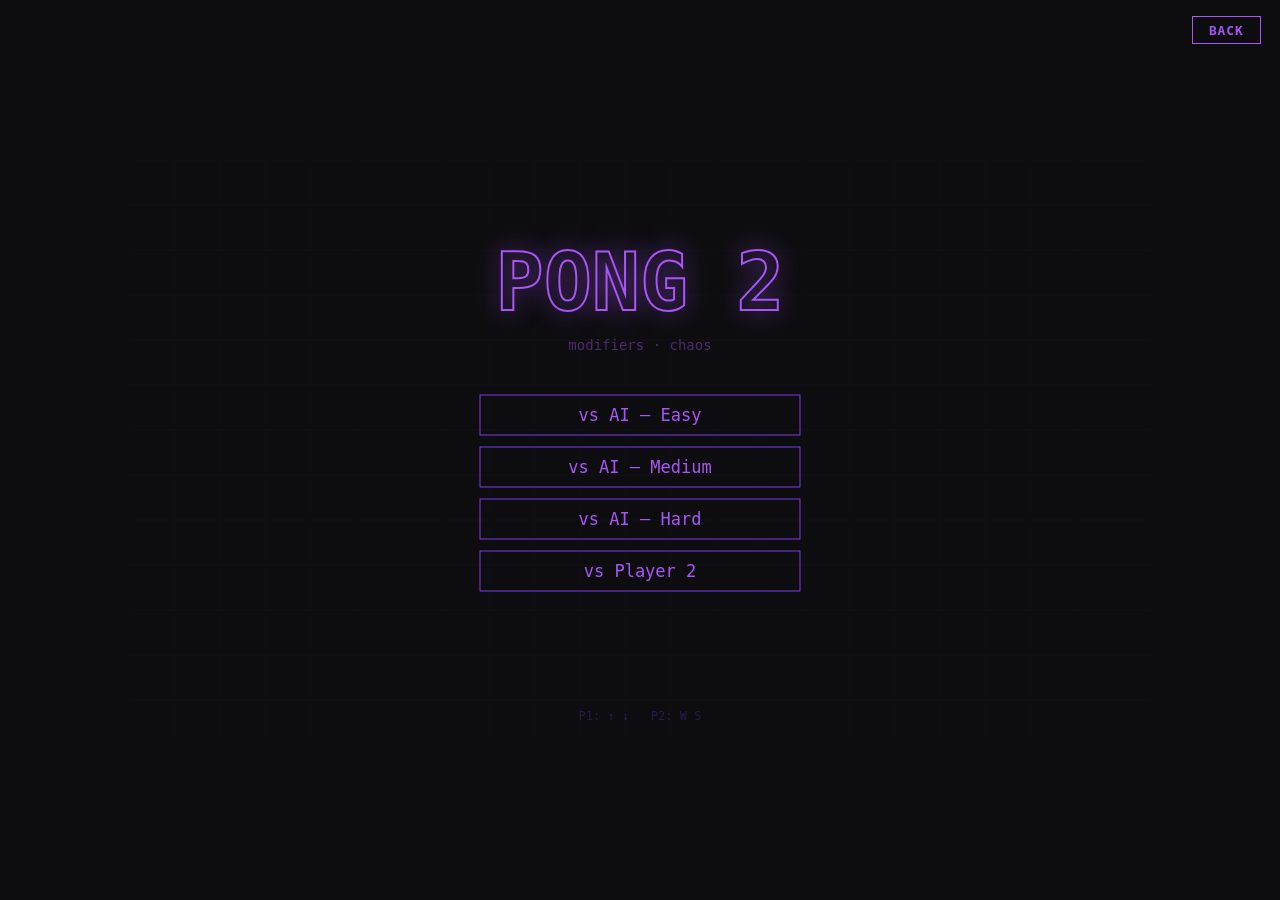
<file: src/website/games/pong2.html>
<!DOCTYPE html>
<html lang="en">
<head>
  <meta charset="UTF-8">
  <meta name="viewport" content="width=device-width, initial-scale=1.0">
  <title>Pong 2</title>
  <style>
    *, *::before, *::after { margin: 0; padding: 0; box-sizing: border-box; }
    body {
      background: #0d0d0f;
      display: flex;
      align-items: center;
      justify-content: center;
      min-height: 100dvh;
      overflow: hidden;
      touch-action: none;
      padding: env(safe-area-inset-top, 0px)
               env(safe-area-inset-right, 0px)
               env(safe-area-inset-bottom, 0px)
               env(safe-area-inset-left, 0px);
    }
    canvas {
      display: block;
      cursor: default;
      max-width: 100%;
      max-height: 100%;
      width: auto;
      height: auto;
    }
    @media (max-width: 900px) {
      body {
        padding-bottom: max(env(safe-area-inset-bottom, 0px), 18px);
        padding-left:   max(env(safe-area-inset-left,   0px), 12px);
      }
    }
    #portrait-warn {
      display: none;
      position: fixed;
      inset: 0;
      background: #0d0d0f;
      color: #a855f7;
      font-family: monospace;
      font-size: 1.1rem;
      flex-direction: column;
      align-items: center;
      justify-content: center;
      gap: 1rem;
      z-index: 999;
      text-align: center;
      padding: 2rem;
    }
    #portrait-warn .icon { font-size: 3rem; }
    @media (orientation: portrait) and (max-width: 900px) {
      #portrait-warn { display: flex; }
    }
    .back-btn {
      position: fixed;
      top: 1rem; right: 1.2rem;
      padding: 0.35rem 1rem;
      border: 1px solid #a855f7;
      color: #a855f7;
      font-size: 0.8rem; font-weight: 600;
      letter-spacing: 0.08em;
      text-decoration: none; text-transform: uppercase;
      font-family: monospace;
      transition: background 0.2s, box-shadow 0.2s;
    }
    .back-btn:hover { background: #a855f720; box-shadow: 0 0 10px #a855f7; }
  </style>
</head>
<body>
  <div id="portrait-warn">
    <div class="icon">&#8635;</div>
    <div>Rotate your device to play</div>
  </div>
  <a class="back-btn" id="backBtn" href="#">Back</a>
  <canvas id="c"></canvas>

<script>
// --- Back button context ---
(function() {
  const p = new URLSearchParams(window.location.search);
  const from = p.get('from') || 'drafts';
  document.getElementById('backBtn').href = from === 'published' ? '../published.html' : '../drafts.html';
})();

// ===================== AUDIO =====================
let audioCtx = null, masterGain = null, musicStarted = false;

function initAudio() {
  if (audioCtx) return;
  audioCtx = new (window.AudioContext || window.webkitAudioContext)();
  masterGain = audioCtx.createGain();
  masterGain.gain.value = 0.22;
  masterGain.connect(audioCtx.destination);
}

function startMusic() {
  if (musicStarted || !audioCtx) return;
  musicStarted = true;
  for (const detune of [-4, 4]) {
    const osc = audioCtx.createOscillator(), g = audioCtx.createGain();
    osc.type = 'sine'; osc.frequency.value = 65.41; osc.detune.value = detune;
    g.gain.value = 0.09;
    osc.connect(g); g.connect(masterGain); osc.start();
  }
  scheduleMelody();
}

const PENTA = [130.81, 164.81, 196.00, 246.94, 261.63, 329.63, 392.00];
function scheduleMelody() {
  if (!audioCtx || !musicStarted) return;
  const osc = audioCtx.createOscillator(), g = audioCtx.createGain();
  osc.type = 'sine';
  osc.frequency.value = PENTA[Math.floor(Math.random() * PENTA.length)];
  g.gain.setValueAtTime(0, audioCtx.currentTime);
  g.gain.linearRampToValueAtTime(0.05, audioCtx.currentTime + 0.4);
  g.gain.exponentialRampToValueAtTime(0.001, audioCtx.currentTime + 2.8);
  osc.connect(g); g.connect(masterGain);
  osc.start(); osc.stop(audioCtx.currentTime + 2.8);
  setTimeout(scheduleMelody, (1.8 + Math.random() * 2.2) * 1000);
}

function playHit(freq) {
  if (!audioCtx) return;
  const osc = audioCtx.createOscillator(), g = audioCtx.createGain();
  osc.type = 'square'; osc.frequency.value = freq;
  g.gain.setValueAtTime(0.15, audioCtx.currentTime);
  g.gain.exponentialRampToValueAtTime(0.001, audioCtx.currentTime + 0.06);
  osc.connect(g); g.connect(masterGain);
  osc.start(); osc.stop(audioCtx.currentTime + 0.06);
}

function playModQueued() {
  if (!audioCtx) return;
  // Gentle rising sine chime
  const osc = audioCtx.createOscillator(), g = audioCtx.createGain();
  osc.type = 'sine';
  osc.frequency.setValueAtTime(440, audioCtx.currentTime);
  osc.frequency.exponentialRampToValueAtTime(660, audioCtx.currentTime + 0.35);
  g.gain.setValueAtTime(0, audioCtx.currentTime);
  g.gain.linearRampToValueAtTime(0.10, audioCtx.currentTime + 0.05);
  g.gain.exponentialRampToValueAtTime(0.001, audioCtx.currentTime + 0.55);
  osc.connect(g); g.connect(masterGain);
  osc.start(); osc.stop(audioCtx.currentTime + 0.55);
}

function playModActivated() {
  if (!audioCtx) return;
  // Two-note bright chord — enthusiastic but not loud
  for (const [freq, delay] of [[523.25, 0], [783.99, 0.04]]) {
    const osc = audioCtx.createOscillator(), g = audioCtx.createGain();
    osc.type = 'triangle'; osc.frequency.value = freq;
    g.gain.setValueAtTime(0, audioCtx.currentTime + delay);
    g.gain.linearRampToValueAtTime(0.13, audioCtx.currentTime + delay + 0.03);
    g.gain.exponentialRampToValueAtTime(0.001, audioCtx.currentTime + delay + 0.45);
    osc.connect(g); g.connect(masterGain);
    osc.start(audioCtx.currentTime + delay);
    osc.stop(audioCtx.currentTime + delay + 0.45);
  }
}

// Try to autoplay immediately; fall back to first interaction if browser blocks it
initAudio();
audioCtx.resume().then(() => startMusic());
const unlockAudio = () => audioCtx.resume().then(() => startMusic());
document.addEventListener('click',      unlockAudio, { once: true });
document.addEventListener('touchstart', unlockAudio, { once: true, passive: true });

// ===================== GAME =====================
const canvas = document.getElementById('c');
const ctx = canvas.getContext('2d');

// Canvas: wider to give left panel room
const W = 1020, H = 580;
canvas.width = W; canvas.height = H;

// Left panel width + field layout
const PANEL_W = 170;
const PADDLE_W = 12, PADDLE_H_BASE = 80, BALL_R_BASE = 10;
const BALL_SPEED_BASE = 4.5, MOD_INTERVAL = 5;
const OBS_SIZE = 42;
const OBS_SHAPES = ['square', 'triangle', 'circle', 'diamond'];
const MOD_TYPES = ['SPEED_UP', 'BALL_SHRINK', 'PADDLE_SHRINK', 'OBSTACLE', 'FIELD_SHRINK'];
const MOD_LABELS = {
  SPEED_UP:      '⚡ Speed +25%',
  BALL_SHRINK:   '● Ball -25%',
  PADDLE_SHRINK: '▌ Paddle -25%',
  OBSTACLE:      '◆ Random Object',
  FIELD_SHRINK:  '⬜ Field -10%',
};
const AI_CFG = {
  'ai-easy':   { speed: 180, error: 55 },
  'ai-medium': { speed: 290, error: 18 },
  'ai-hard':   { speed: 430, error: 4  },
};

// States: menu | score-select | playing | win
let state = 'menu', mode = null, pendingMode = null;
let targetScore = 10;
let menuHover = -1, scoreHover = -1, winner = '';

let field, p1, p2, ball, obstacles, modifiers, modTimer, totalTime;
let ballTrail = [];
let modQueued = false, pendingMod = null;
let countdown = 0, countdownTimer = 0;
let fieldPulse = 0, fieldPulseColor = '#a855f7';
let roundTime = 0;

function currentInterval() { return Math.max(1, MOD_INTERVAL - Math.floor(roundTime / 20)); }

function makeField() { return { x: PANEL_W + 10, y: 50, w: W - PANEL_W - 30, h: H - 70 }; }

function resetGame() {
  field = makeField();
  p1 = { x: field.x + field.w - 18, y: field.y + field.h / 2, w: PADDLE_W, h: PADDLE_H_BASE, score: 0 };
  p2 = { x: field.x + 6,            y: field.y + field.h / 2, w: PADDLE_W, h: PADDLE_H_BASE, score: 0 };
  ball = { x: field.x + field.w / 2, y: field.y + field.h / 2, r: BALL_R_BASE, speed: BALL_SPEED_BASE, vx: 0, vy: 0 };
  obstacles = []; modifiers = []; ballTrail = [];
  modTimer = MOD_INTERVAL; modQueued = false; pendingMod = null;
  totalTime = 0; roundTime = 0; fieldPulse = 0;
  startCountdown();
}

function resetRound() {
  field = makeField();
  p1.x = field.x + field.w - 18; p1.y = field.y + field.h / 2; p1.h = PADDLE_H_BASE;
  p2.x = field.x + 6;            p2.y = field.y + field.h / 2; p2.h = PADDLE_H_BASE;
  ball.r = BALL_R_BASE; ball.speed = BALL_SPEED_BASE;
  ball.vx = 0; ball.vy = 0;
  ball.x = field.x + field.w / 2; ball.y = field.y + field.h / 2;
  obstacles = []; modifiers = []; ballTrail = [];
  modTimer = MOD_INTERVAL; modQueued = false; pendingMod = null;
  roundTime = 0;
  startCountdown();
}

function startCountdown() { countdown = 3; countdownTimer = 0.75; }

function launchBall() {
  const angle = (Math.random() * 60 - 30) * (Math.PI / 180);
  const dir = Math.random() < 0.5 ? 1 : -1;
  ball.vx = dir * ball.speed * Math.cos(angle);
  ball.vy = ball.speed * Math.sin(angle);
}

function normBall() {
  const s = Math.hypot(ball.vx, ball.vy);
  if (s === 0) return;
  ball.vx = (ball.vx / s) * ball.speed;
  ball.vy = (ball.vy / s) * ball.speed;
}

// --- Modifiers ---
function queueMod() {
  pendingMod = MOD_TYPES[Math.floor(Math.random() * MOD_TYPES.length)];
  modQueued = true;
  fieldPulse = 1; fieldPulseColor = '#818cf8';
  playModQueued();
}

function applyMod() {
  const type = pendingMod;
  modQueued = false; pendingMod = null;
  modifiers.push(type);
  fieldPulse = 1; fieldPulseColor = '#f472b6';
  playModActivated();
  switch (type) {
    case 'SPEED_UP':
      ball.speed *= 1.25; normBall(); break;
    case 'BALL_SHRINK':
      ball.r = Math.max(3, ball.r * 0.75); break;
    case 'PADDLE_SHRINK':
      p1.h = Math.max(18, p1.h * 0.75);
      p2.h = Math.max(18, p2.h * 0.75);
      clamp(p1); clamp(p2); break;
    case 'OBSTACLE': {
      const cx = field.x + field.w * 0.3 + Math.random() * field.w * 0.4;
      const cy = field.y + field.h * 0.2 + Math.random() * field.h * 0.6;
      const shape = OBS_SHAPES[Math.floor(Math.random() * OBS_SHAPES.length)];
      obstacles.push({ x: cx - OBS_SIZE / 2, y: cy - OBS_SIZE / 2, w: OBS_SIZE, h: OBS_SIZE, shape });
      break;
    }
    case 'FIELD_SHRINK': {
      const sx = field.w * 0.05, sy = field.h * 0.05;
      field.x += sx; field.y += sy; field.w -= sx * 2; field.h -= sy * 2;
      p1.x = field.x + field.w - 18; p2.x = field.x + 6;
      clamp(p1); clamp(p2);
      ball.x = Math.max(field.x + ball.r, Math.min(field.x + field.w - ball.r, ball.x));
      ball.y = Math.max(field.y + ball.r, Math.min(field.y + field.h - ball.r, ball.y));
      break;
    }
  }
  modTimer = currentInterval();
}

function clamp(p) {
  p.y = Math.max(field.y + p.h / 2, Math.min(field.y + field.h - p.h / 2, p.y));
}

// --- Input ---
const keys = {};
document.addEventListener('keydown', e => {
  keys[e.key] = true;
  if (['ArrowUp','ArrowDown','w','s','W','S'].includes(e.key)) e.preventDefault();
});
document.addEventListener('keyup', e => keys[e.key] = false);

// --- Touch input ---
const touch = { p1Up: false, p1Down: false, p2Up: false, p2Down: false };

function handleTouches(e) {
  e.preventDefault();
  initAudio(); startMusic();
  touch.p1Up = touch.p1Down = touch.p2Up = touch.p2Down = false;
  const r = canvas.getBoundingClientRect();
  const scaleX = W / r.width;
  const scaleY = H / r.height;
  for (const t of e.touches) {
    const cx = (t.clientX - r.left) * scaleX;
    const cy = (t.clientY - r.top) * scaleY;
    const isTop = cy < H / 2;
    if (state === 'playing' && mode === 'pvp') {
      if (cx < W / 2) { if (isTop) touch.p2Up = true; else touch.p2Down = true; }
      else            { if (isTop) touch.p1Up = true; else touch.p1Down = true; }
    } else {
      if (isTop) touch.p1Up = true; else touch.p1Down = true;
    }
  }
}

canvas.addEventListener('touchstart', e => {
  handleTouches(e);
  // Fire click logic for menus
  if (state !== 'playing') {
    const r = canvas.getBoundingClientRect();
    const t = e.touches[0];
    const mx = (t.clientX - r.left) * (W / r.width);
    const my = (t.clientY - r.top) * (H / r.height);
    if (state === 'menu') {
      for (let i = 0; i < 4; i++) {
        const b = menuBox(i);
        if (mx >= b.x && mx <= b.x+b.w && my >= b.y && my <= b.y+b.h) {
          pendingMode = MENU_MODES[i]; state = 'score-select'; scoreHover = -1; break;
        }
      }
    } else if (state === 'score-select') {
      for (let i = 0; i < 4; i++) {
        const b = scoreBox(i);
        if (mx >= b.x && mx <= b.x+b.w && my >= b.y && my <= b.y+b.h) {
          mode = pendingMode; targetScore = SCORE_OPTS[i]; resetGame(); state = 'playing'; break;
        }
      }
    } else if (state === 'win') {
      state = 'menu'; menuHover = -1;
    }
  }
}, { passive: false });

canvas.addEventListener('touchmove',  handleTouches, { passive: false });
canvas.addEventListener('touchend',   e => { handleTouches(e); }, { passive: false });
canvas.addEventListener('touchcancel',e => { touch.p1Up = touch.p1Down = touch.p2Up = touch.p2Down = false; }, { passive: false });

// --- AI ---
function updateAI(dt) {
  const cfg = AI_CFG[mode];
  const target = ball.y + (Math.random() - 0.5) * cfg.error;
  const dist = target - p2.y;
  p2.y += dist > 0
    ? Math.min(dist, cfg.speed * dt)
    : Math.max(dist, -cfg.speed * dt);
  clamp(p2);
}

// --- Update ---
function update(dt) {
  if (countdown > 0) {
    countdownTimer -= dt;
    if (countdownTimer <= 0) {
      countdown--;
      if (countdown === 0) launchBall();
      else countdownTimer = 0.75;
    }
    if (fieldPulse > 0) fieldPulse = Math.max(0, fieldPulse - dt * 1.8);
    return;
  }

  totalTime += dt;
  roundTime += dt;
  if (fieldPulse > 0) fieldPulse = Math.max(0, fieldPulse - dt * 1.8);

  if (!modQueued) {
    const interval = currentInterval();
    if (modTimer > interval) modTimer = interval;
    modTimer -= dt;
    if (modTimer <= 0) queueMod();
  } else {
    const midL = field.x + field.w * 0.45;
    const midR = field.x + field.w * 0.55;
    if (ball.x >= midL && ball.x <= midR) applyMod();
  }

  const spd = 340 * dt;
  if (keys['ArrowUp']   || touch.p1Up)   { p1.y -= spd; clamp(p1); }
  if (keys['ArrowDown'] || touch.p1Down) { p1.y += spd; clamp(p1); }
  if (mode === 'pvp') {
    if (keys['w'] || keys['W'] || touch.p2Up)   { p2.y -= spd; clamp(p2); }
    if (keys['s'] || keys['S'] || touch.p2Down) { p2.y += spd; clamp(p2); }
  } else {
    updateAI(dt);
  }

  ball.x += ball.vx * 60 * dt;
  ball.y += ball.vy * 60 * dt;
  ballTrail.push({ x: ball.x, y: ball.y, r: ball.r });
  if (ballTrail.length > 10) ballTrail.shift();

  if (ball.y - ball.r < field.y) {
    ball.y = field.y + ball.r; ball.vy = Math.abs(ball.vy); playHit(200);
  }
  if (ball.y + ball.r > field.y + field.h) {
    ball.y = field.y + field.h - ball.r; ball.vy = -Math.abs(ball.vy); playHit(200);
  }
  if (hitsPaddle(p1) && ball.vx > 0) {
    ball.vx = -Math.abs(ball.vx);
    ball.vy += ((ball.y - p1.y) / (p1.h / 2)) * 1.5;
    normBall(); playHit(330);
  }
  if (hitsPaddle(p2) && ball.vx < 0) {
    ball.vx = Math.abs(ball.vx);
    ball.vy += ((ball.y - p2.y) / (p2.h / 2)) * 1.5;
    normBall(); playHit(330);
  }
  for (const obs of obstacles) resolveObs(obs);

  if (ball.x - ball.r < field.x) {
    p1.score++;
    if (targetScore !== Infinity && p1.score >= targetScore) {
      winner = mode === 'pvp' ? 'Player 1' : 'Player'; state = 'win'; return;
    }
    resetRound();
  } else if (ball.x + ball.r > field.x + field.w) {
    p2.score++;
    if (targetScore !== Infinity && p2.score >= targetScore) {
      winner = mode === 'pvp' ? 'Player 2' : 'AI'; state = 'win'; return;
    }
    resetRound();
  }
}

function hitsPaddle(p) {
  return ball.x + ball.r > p.x && ball.x - ball.r < p.x + p.w &&
         ball.y + ball.r > p.y - p.h / 2 && ball.y - ball.r < p.y + p.h / 2;
}

function resolveObs(obs) {
  const cx = Math.max(obs.x, Math.min(ball.x, obs.x + obs.w));
  const cy = Math.max(obs.y, Math.min(ball.y, obs.y + obs.h));
  const dx = ball.x - cx, dy = ball.y - cy;
  const dist = Math.hypot(dx, dy);
  if (dist < ball.r && dist > 0) {
    if (Math.abs(dx) >= Math.abs(dy)) {
      ball.vx = dx > 0 ? Math.abs(ball.vx) : -Math.abs(ball.vx);
    } else {
      ball.vy = dy > 0 ? Math.abs(ball.vy) : -Math.abs(ball.vy);
    }
    playHit(260);
  }
}

// ===================== SPACE BACKGROUND =====================
const BG = { stars: [], brightStars: [], conLines: [] };

function initBg() {
  for (let i = 0; i < 140; i++) {
    BG.stars.push({ x: Math.random() * W, y: Math.random() * H, r: Math.random() * 1.0 + 0.2, o: Math.random() * 0.45 + 0.1 });
  }
  for (let i = 0; i < 18; i++) {
    BG.brightStars.push({ x: Math.random() * W, y: Math.random() * H });
  }
  for (let i = 0; i < BG.brightStars.length; i++) {
    for (let j = i + 1; j < BG.brightStars.length; j++) {
      const a = BG.brightStars[i], b = BG.brightStars[j];
      if (Math.hypot(a.x - b.x, a.y - b.y) < 180 && Math.random() < 0.45) {
        BG.conLines.push([a, b]);
      }
    }
  }
}

// ===================== DRAWING =====================
function drawBg() {
  ctx.fillStyle = '#0d0d0f';
  ctx.fillRect(0, 0, W, H);
  ctx.strokeStyle = '#131320'; ctx.lineWidth = 0.5;
  for (let x = 0; x < W; x += 45) { ctx.beginPath(); ctx.moveTo(x,0); ctx.lineTo(x,H); ctx.stroke(); }
  for (let y = 0; y < H; y += 45) { ctx.beginPath(); ctx.moveTo(0,y); ctx.lineTo(W,y); ctx.stroke(); }
}

function drawSpaceBg() {
  // Deep space base
  ctx.fillStyle = '#07060f';
  ctx.fillRect(0, 0, W, H);

  // Nebula blobs
  const neb1 = ctx.createRadialGradient(W * 0.68, H * 0.32, 0, W * 0.68, H * 0.32, 230);
  neb1.addColorStop(0, 'rgba(110, 50, 210, 0.10)');
  neb1.addColorStop(1, 'rgba(0,0,0,0)');
  ctx.fillStyle = neb1; ctx.fillRect(0, 0, W, H);

  const neb2 = ctx.createRadialGradient(W * 0.18, H * 0.28, 0, W * 0.18, H * 0.28, 160);
  neb2.addColorStop(0, 'rgba(25, 55, 200, 0.08)');
  neb2.addColorStop(1, 'rgba(0,0,0,0)');
  ctx.fillStyle = neb2; ctx.fillRect(0, 0, W, H);

  // Distant planet (bottom-left)
  const px = 95, py = H - 55, pr = 36;
  const pGrad = ctx.createRadialGradient(px - 10, py - 10, 3, px, py, pr);
  pGrad.addColorStop(0, 'rgba(90, 45, 140, 0.45)');
  pGrad.addColorStop(0.7, 'rgba(40, 15, 80, 0.25)');
  pGrad.addColorStop(1, 'rgba(0,0,0,0)');
  ctx.beginPath(); ctx.arc(px, py, pr, 0, Math.PI * 2);
  ctx.fillStyle = pGrad; ctx.fill();
  ctx.strokeStyle = 'rgba(130, 65, 200, 0.22)'; ctx.lineWidth = 0.8; ctx.stroke();

  // Large geometric shapes (faint)
  ctx.strokeStyle = 'rgba(75, 35, 130, 0.18)'; ctx.lineWidth = 1;
  ctx.beginPath(); ctx.moveTo(130, 18); ctx.lineTo(310, 72); ctx.lineTo(185, 165); ctx.closePath(); ctx.stroke();
  ctx.beginPath(); ctx.moveTo(810, 28); ctx.lineTo(995, 58); ctx.lineTo(905, 205); ctx.closePath(); ctx.stroke();
  ctx.beginPath(); ctx.moveTo(490, 340); ctx.lineTo(558, 418); ctx.lineTo(490, 496); ctx.lineTo(422, 418); ctx.closePath(); ctx.stroke();

  // Constellation lines
  ctx.strokeStyle = 'rgba(100, 55, 170, 0.18)'; ctx.lineWidth = 0.5;
  for (const [a, b] of BG.conLines) {
    ctx.beginPath(); ctx.moveTo(a.x, a.y); ctx.lineTo(b.x, b.y); ctx.stroke();
  }

  // Bright stars
  for (const s of BG.brightStars) {
    ctx.beginPath(); ctx.arc(s.x, s.y, 1.4, 0, Math.PI * 2);
    ctx.fillStyle = 'rgba(210, 190, 255, 0.75)'; ctx.fill();
  }

  // Small stars
  for (const s of BG.stars) {
    ctx.beginPath(); ctx.arc(s.x, s.y, s.r, 0, Math.PI * 2);
    ctx.fillStyle = `rgba(200, 200, 255, ${s.o})`; ctx.fill();
  }

  // Grid on top
  ctx.strokeStyle = '#131320'; ctx.lineWidth = 0.5;
  for (let x = 0; x < W; x += 45) { ctx.beginPath(); ctx.moveTo(x,0); ctx.lineTo(x,H); ctx.stroke(); }
  for (let y = 0; y < H; y += 45) { ctx.beginPath(); ctx.moveTo(0,y); ctx.lineTo(W,y); ctx.stroke(); }
}

function neon(color, blur) { ctx.shadowColor = color; ctx.shadowBlur = blur; }
function noNeon() { ctx.shadowBlur = 0; }

function drawObstacle(obs) {
  const cx = obs.x + obs.w / 2, cy = obs.y + obs.h / 2, r = obs.w / 2;
  ctx.fillStyle = '#3b0764'; ctx.strokeStyle = '#a855f7'; ctx.lineWidth = 1.5;
  neon('#7c3aed', 14);
  ctx.beginPath();
  switch (obs.shape) {
    case 'square':   ctx.rect(obs.x, obs.y, obs.w, obs.h); break;
    case 'circle':   ctx.arc(cx, cy, r, 0, Math.PI * 2); break;
    case 'triangle':
      ctx.moveTo(cx, obs.y); ctx.lineTo(obs.x + obs.w, obs.y + obs.h);
      ctx.lineTo(obs.x, obs.y + obs.h); ctx.closePath(); break;
    case 'diamond':
      ctx.moveTo(cx, obs.y); ctx.lineTo(obs.x + obs.w, cy);
      ctx.lineTo(cx, obs.y + obs.h); ctx.lineTo(obs.x, cy); ctx.closePath(); break;
  }
  ctx.fill(); ctx.stroke(); noNeon();
}

function drawLeftPanel() {
  // Panel background
  ctx.fillStyle = '#0a0a12';
  ctx.fillRect(0, 0, PANEL_W, H);
  ctx.strokeStyle = '#1e1040'; ctx.lineWidth = 1;
  ctx.beginPath(); ctx.moveTo(PANEL_W, 0); ctx.lineTo(PANEL_W, H); ctx.stroke();

  // Section label
  ctx.textAlign = 'left'; ctx.font = 'bold 10px monospace';
  ctx.fillStyle = '#3b2060';
  ctx.fillText('ACTIVE MODIFIERS', 10, 30);

  if (modifiers.length === 0) {
    ctx.fillStyle = '#2a1a40'; ctx.font = '11px monospace';
    ctx.fillText('none yet', 10, 50);
    return;
  }

  const counts = {};
  for (const m of modifiers) counts[m] = (counts[m] || 0) + 1;
  ctx.font = '11px monospace';
  let ly = 50;
  for (const [k, v] of Object.entries(counts)) {
    ctx.fillStyle = '#5b3a8b';
    ctx.fillText(`${MOD_LABELS[k]}`, 10, ly);
    if (v > 1) {
      ctx.fillStyle = '#a855f7';
      ctx.fillText(`  x${v}`, 10, ly + 13);
      ly += 13;
    }
    ly += 18;
  }
}

function drawGame() {
  drawSpaceBg();
  drawLeftPanel();

  // Field border with pulse
  const pulseGlow = 8 + fieldPulse * 28;
  const borderColor = fieldPulse > 0
    ? lerpColor('#a855f7', fieldPulseColor, fieldPulse)
    : '#a855f7';
  ctx.strokeStyle = borderColor; ctx.lineWidth = 1.5;
  neon(borderColor, pulseGlow);
  ctx.strokeRect(field.x, field.y, field.w, field.h);
  noNeon();

  // Center dashes
  ctx.setLineDash([8, 8]); ctx.strokeStyle = '#1e1040'; ctx.lineWidth = 1;
  ctx.beginPath(); ctx.moveTo(field.x + field.w/2, field.y); ctx.lineTo(field.x + field.w/2, field.y + field.h); ctx.stroke();
  ctx.setLineDash([]);

  // Paddles
  for (const p of [p1, p2]) {
    ctx.fillStyle = '#a855f7'; neon('#a855f7', 14);
    ctx.fillRect(p.x, p.y - p.h/2, p.w, p.h); noNeon();
  }

  for (const obs of obstacles) drawObstacle(obs);

  for (let i = 0; i < ballTrail.length; i++) {
    const t = ballTrail[i];
    const alpha = (i / ballTrail.length) * 0.28;
    ctx.beginPath(); ctx.arc(t.x, t.y, t.r, 0, Math.PI * 2);
    ctx.fillStyle = `rgba(255,255,255,${alpha})`; ctx.fill();
  }
  ctx.beginPath(); ctx.arc(ball.x, ball.y, ball.r, 0, Math.PI * 2);
  ctx.fillStyle = '#ffffff'; neon('#ffffff', 18); ctx.fill(); noNeon();

  drawHUD();

  if (countdown > 0) {
    ctx.textAlign = 'center'; ctx.font = 'bold 100px monospace';
    ctx.strokeStyle = '#a855f7'; ctx.lineWidth = 2;
    neon('#a855f7', 35);
    ctx.strokeText(countdown, field.x + field.w / 2, field.y + field.h / 2 + 36);
    noNeon();
  }
}

function lerpColor(a, b, t) {
  const ah = parseInt(a.slice(1), 16), bh = parseInt(b.slice(1), 16);
  const ar = (ah >> 16) & 0xff, ag = (ah >> 8) & 0xff, ab = ah & 0xff;
  const br = (bh >> 16) & 0xff, bg = (bh >> 8) & 0xff, bb = bh & 0xff;
  const r = Math.round(ar + (br - ar) * t);
  const g = Math.round(ag + (bg - ag) * t);
  const bl = Math.round(ab + (bb - ab) * t);
  return `rgb(${r},${g},${bl})`;
}

function drawHUD() {
  const mid = field.x + field.w / 2;
  ctx.textAlign = 'center';
  ctx.fillStyle = '#d8b4fe'; ctx.font = 'bold 28px monospace';
  ctx.fillText(p2.score, mid - 50, 36);
  ctx.fillText(p1.score, mid + 50, 36);
  ctx.fillStyle = '#4b2a7a'; ctx.font = 'bold 20px monospace';
  ctx.fillText(':', mid, 36);
  ctx.font = '11px monospace'; ctx.fillStyle = '#6b4a9b';
  ctx.fillText(mode === 'pvp' ? 'P2' : 'AI', mid - 50, 48);
  ctx.fillText('P1', mid + 50, 48);

  // Score goal
  ctx.font = '11px monospace'; ctx.fillStyle = '#3b2060';
  ctx.fillText(targetScore === Infinity ? 'Endless' : `First to ${targetScore}`, mid, 60);

  const mm = String(Math.floor(totalTime / 60)).padStart(2, '0');
  const ss = String(Math.floor(totalTime % 60)).padStart(2, '0');
  ctx.textAlign = 'right'; ctx.fillStyle = '#4b4b6b'; ctx.font = '13px monospace';
  ctx.fillText(`${mm}:${ss}`, W - 8, 20);

  ctx.textAlign = 'left'; ctx.font = '13px monospace';
  if (modQueued) {
    ctx.fillStyle = Math.floor(Date.now() / 300) % 2 === 0 ? '#f472b6' : '#f87171';
    ctx.fillText('MOD QUEUED!', field.x + 8, 20);
  } else {
    const flash = modTimer < 2 && Math.floor(modTimer * 4) % 2 === 0;
    ctx.fillStyle = flash ? '#f472b6' : modTimer < 2 ? '#f87171' : '#6b6b9b';
    ctx.fillText(`mod in: ${Math.ceil(modTimer)}s`, field.x + 8, 20);
  }
}

// --- Menu screens ---
function drawMenu() {
  drawBg();
  ctx.textAlign = 'center';
  ctx.font = 'bold 80px monospace'; ctx.strokeStyle = '#a855f7'; ctx.lineWidth = 2;
  neon('#a855f7', 25); ctx.strokeText('PONG 2', W/2, H/2 - 140); noNeon();
  ctx.font = '14px monospace'; ctx.fillStyle = '#4b2a6b';
  ctx.fillText('modifiers · chaos', W/2, H/2 - 100);

  const items = ['vs AI — Easy', 'vs AI — Medium', 'vs AI — Hard', 'vs Player 2'];
  items.forEach((label, i) => {
    const bx = W/2 - 160, by = H/2 - 55 + i * 52, bw = 320, bh = 40;
    const hov = menuHover === i;
    ctx.strokeStyle = hov ? '#d8b4fe' : '#7c3aed'; ctx.lineWidth = 1;
    ctx.fillStyle = hov ? '#a855f715' : 'transparent';
    neon('#a855f7', hov ? 12 : 0);
    ctx.fillRect(bx, by, bw, bh); ctx.strokeRect(bx, by, bw, bh); noNeon();
    ctx.fillStyle = hov ? '#d8b4fe' : '#a855f7';
    ctx.font = `${hov ? 'bold ' : ''}17px monospace`;
    ctx.fillText(label, W/2, by + 26);
  });

  ctx.font = '12px monospace'; ctx.fillStyle = '#2a1a4a';
  ctx.fillText('P1: ↑ ↓   P2: W S', W/2, H - 20);
}

function drawScoreSelect() {
  drawBg();
  ctx.textAlign = 'center';
  ctx.font = 'bold 32px monospace'; ctx.strokeStyle = '#a855f7'; ctx.lineWidth = 1.5;
  neon('#a855f7', 15); ctx.strokeText('First to...', W/2, H/2 - 110); noNeon();
  ctx.font = '13px monospace'; ctx.fillStyle = '#4b2a6b';
  ctx.fillText('or choose Endless for no win condition', W/2, H/2 - 78);

  const opts = [
    { label: '3', value: 3 },
    { label: '5', value: 5 },
    { label: '10', value: 10 },
    { label: 'Endless', value: Infinity },
  ];
  opts.forEach((opt, i) => {
    const bx = W/2 - 140, by = H/2 - 40 + i * 52, bw = 280, bh = 42;
    const hov = scoreHover === i;
    ctx.strokeStyle = hov ? '#d8b4fe' : '#7c3aed'; ctx.lineWidth = 1;
    ctx.fillStyle = hov ? '#a855f715' : 'transparent';
    neon('#a855f7', hov ? 12 : 0);
    ctx.fillRect(bx, by, bw, bh); ctx.strokeRect(bx, by, bw, bh); noNeon();
    ctx.fillStyle = hov ? '#d8b4fe' : '#a855f7';
    ctx.font = `${hov ? 'bold ' : ''}18px monospace`;
    ctx.fillText(opt.label, W/2, by + 28);
  });
}

function drawWin() {
  drawGame();
  ctx.fillStyle = '#0d0d0fbb'; ctx.fillRect(0, 0, W, H);
  ctx.textAlign = 'center';
  ctx.font = 'bold 54px monospace'; ctx.strokeStyle = '#a855f7'; ctx.lineWidth = 2;
  neon('#a855f7', 30); ctx.strokeText(`${winner} wins!`, W/2, H/2 - 30); noNeon();
  const mm = String(Math.floor(totalTime/60)).padStart(2,'0');
  const ss = String(Math.floor(totalTime%60)).padStart(2,'0');
  ctx.fillStyle = '#6b4a9b'; ctx.font = '16px monospace';
  ctx.fillText(`time: ${mm}:${ss}`, W/2, H/2 + 16);
  ctx.fillStyle = '#4b2a6b'; ctx.font = '14px monospace';
  ctx.fillText('click to return to menu', W/2, H/2 + 50);
}

// --- Interaction ---
const MENU_MODES = ['ai-easy', 'ai-medium', 'ai-hard', 'pvp'];
const SCORE_OPTS  = [3, 5, 10, Infinity];

function menuBox(i)  { return { x: W/2-160, y: H/2-55+i*52,  w: 320, h: 40 }; }
function scoreBox(i) { return { x: W/2-140, y: H/2-40+i*52,  w: 280, h: 42 }; }

canvas.addEventListener('mousemove', e => {
  const r = canvas.getBoundingClientRect();
  const mx = (e.clientX - r.left) * (W / r.width);
  const my = (e.clientY - r.top) * (H / r.height);
  menuHover = scoreHover = -1;
  if (state === 'menu') {
    for (let i = 0; i < 4; i++) {
      const b = menuBox(i);
      if (mx >= b.x && mx <= b.x+b.w && my >= b.y && my <= b.y+b.h) { menuHover = i; break; }
    }
  } else if (state === 'score-select') {
    for (let i = 0; i < 4; i++) {
      const b = scoreBox(i);
      if (mx >= b.x && mx <= b.x+b.w && my >= b.y && my <= b.y+b.h) { scoreHover = i; break; }
    }
  }
});

canvas.addEventListener('click', () => {
  initAudio();
  if (state === 'menu' && menuHover >= 0) {
    pendingMode = MENU_MODES[menuHover];
    state = 'score-select';
    scoreHover = -1;
  } else if (state === 'score-select' && scoreHover >= 0) {
    mode = pendingMode;
    targetScore = SCORE_OPTS[scoreHover];
    resetGame();
    state = 'playing';
  } else if (state === 'win') {
    state = 'menu'; menuHover = -1;
  }
});

// --- Loop ---
initBg();
let last = 0;
function loop(ts) {
  const dt = Math.min((ts - last) / 1000, 0.05);
  last = ts;
  if      (state === 'menu')         drawMenu();
  else if (state === 'score-select') drawScoreSelect();
  else if (state === 'playing')      { update(dt); drawGame(); }
  else if (state === 'win')          drawWin();
  requestAnimationFrame(loop);
}
requestAnimationFrame(loop);
</script>
</body>
</html>
</file>
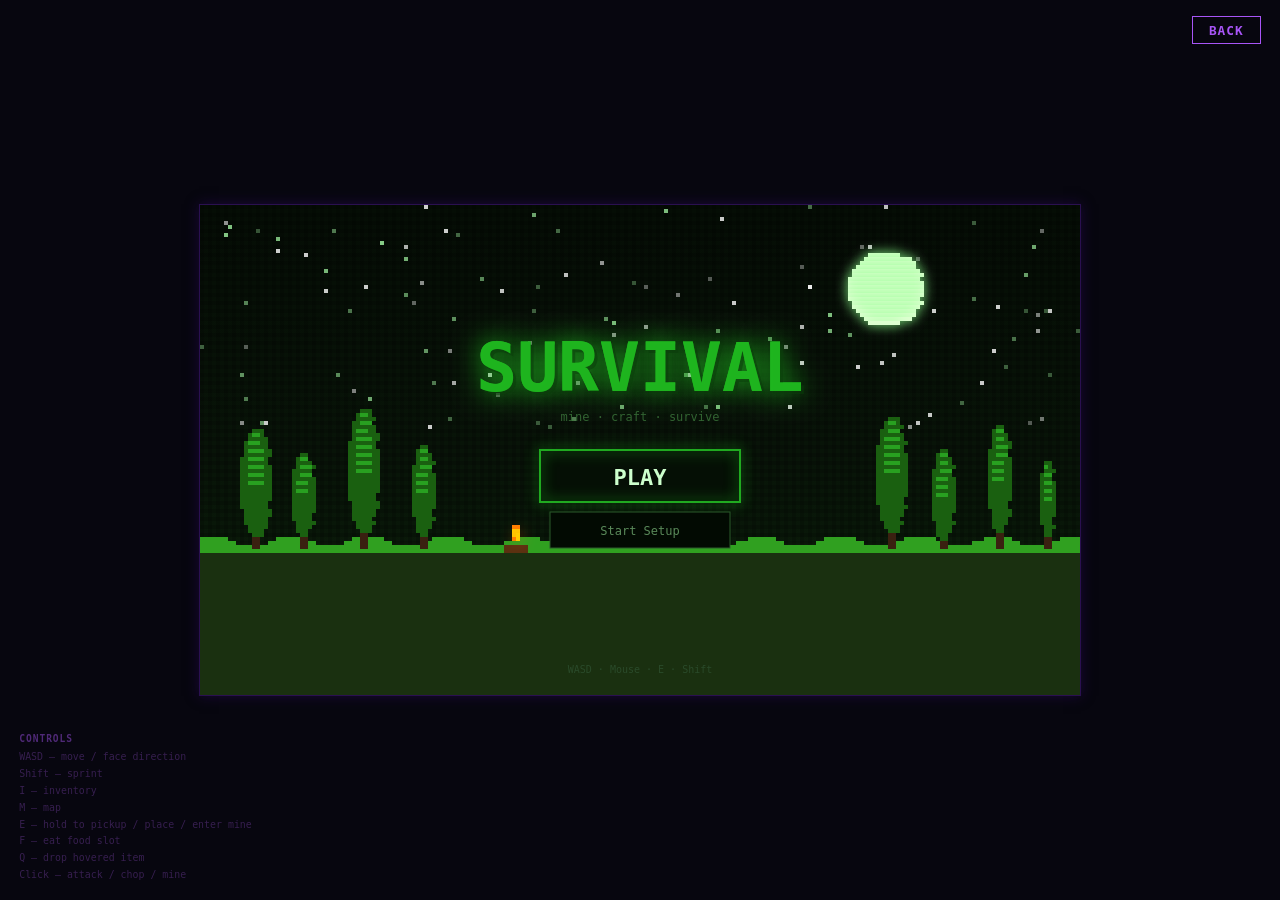
<file: src/website/games/survival.html>
<!DOCTYPE html>
<html lang="en">
<head>
  <meta charset="UTF-8">
  <meta name="viewport" content="width=device-width, initial-scale=1.0">
  <title>Survival</title>
  <style>
    *, *::before, *::after { margin: 0; padding: 0; box-sizing: border-box; }
    body {
      background: #07060f;
      display: flex; align-items: center; justify-content: center;
      min-height: 100vh; overflow: hidden;
    }
    canvas {
      display: block;
      border: 1px solid #2a1050;
      box-shadow: 0 0 12px #1a0838;
    }
    .back-btn {
      position: fixed; top: 1rem; right: 1.2rem;
      padding: 0.35rem 1rem; border: 1px solid #a855f7;
      color: #a855f7; font-size: 0.8rem; font-weight: 600;
      letter-spacing: 0.08em; text-decoration: none; text-transform: uppercase;
      font-family: monospace; transition: background 0.2s, box-shadow 0.2s;
    }
    .back-btn:hover { background: #a855f720; box-shadow: 0 0 10px #a855f7; }
  </style>
</head>
<body>
  <a class="back-btn" id="backBtn" href="#">Back</a>

  <div id="prompt-display" style="display:none; position:fixed; top:1rem; left:4rem; max-width:240px; z-index:10; pointer-events:none;">
    <p style="color:#a855f7; font-family:monospace; font-size:0.65rem; font-weight:600; letter-spacing:0.1em; text-transform:uppercase; opacity:0.65; margin-bottom:0.3rem;">Most Recent Prompt</p>
    <p style="color:#7c3aed; font-family:monospace; font-size:0.68rem; line-height:1.55; opacity:0.8;">monoliths day 7+, mine w/ bronze+, red grid flash + ??? drop; iron requires bronze pickaxe</p>
  </div>

  <div style="position:fixed; bottom:1rem; left:1.2rem; pointer-events:none; z-index:10;">
    <p style="color:#a855f7; font-family:monospace; font-size:0.6rem; font-weight:600; letter-spacing:0.1em; text-transform:uppercase; opacity:0.45; margin-bottom:0.3rem;">Controls</p>
    <p style="color:#4b2a6b; font-family:monospace; font-size:0.62rem; line-height:1.7; opacity:0.7;">WASD — move / face direction<br>Shift — sprint<br>I — inventory<br>M — map<br>E — hold to pickup / place / enter mine<br>F — eat food slot<br>Q — drop hovered item<br>Click — attack / chop / mine</p>
  </div>

  <canvas id="c"></canvas>

<script>
(function() {
  const p = new URLSearchParams(window.location.search);
  document.getElementById('backBtn').href =
    p.get('from') === 'published' ? '../published.html' : '../drafts.html';
  if (p.get('from') === 'drafts')
    document.getElementById('prompt-display').style.display = 'block';
})();

// ===================== SETUP =====================
const W = 880, H = 490;
const canvas = document.getElementById('c');
const ctx    = canvas.getContext('2d');
canvas.width  = W;
canvas.height = H;

function glow(color, blur) { ctx.shadowColor = color; ctx.shadowBlur = blur; }
function noGlow()           { ctx.shadowBlur = 0; }

// ===================== INPUT =====================
const keys       = {};
const released   = {};
const justPressed = new Set();
const DIAG_GRACE = 50;

document.addEventListener('keydown', e => {
  const k = e.key.toLowerCase();
  if (['w','a','s','d'].includes(k)) e.preventDefault();
  if (k === 'i') { inventoryOpen = !inventoryOpen; mapOpen = false; _invHoverSlot = null; _invHoverTime = 0; if (!inventoryOpen) activeChest = null; return; }
  if (k === 'm') { mapOpen = !mapOpen; inventoryOpen = false; return; }
  if (k === 'e') { justPressed.add('e'); keys['e'] = true; return; }
  if (k === 'f') { justPressed.add('f'); return; }
  if (k === 'q') { justPressed.add('q'); return; }
  keys[k] = true;
  if (e.key === 'Shift') keys['shift'] = true;
  delete released[k];
});
document.addEventListener('keyup', e => {
  const k = e.key.toLowerCase();
  keys[k] = false;
  if (e.key === 'Shift') keys['shift'] = false;
  released[k] = performance.now();
});

function active(k) {
  return keys[k] || (released[k] !== undefined && performance.now() - released[k] < DIAG_GRACE);
}

// ===================== WORLD =====================
const CHUNK_W = W, CHUNK_H = H;
const CHUNKS_X = 12, CHUNKS_Y = 16;
const WORLD_W  = CHUNK_W * CHUNKS_X;
const WORLD_H  = CHUNK_H * CHUNKS_Y;
const ABYSS_W  = CHUNK_W * 2;  // looping abyss world (2 chunks wide)
const ABYSS_H  = CHUNK_H * 2;
const ABYSS_DURATION = 30;     // seconds before death sequence
// Single forest: random location per game, away from spawn
let FOREST_CX, FOREST_CY, FOREST_ALTAR_X, FOREST_ALTAR_Y;
// Lake: opposite side of map from forest
let LAKE_CIRCLES = []; // [{cx,cy,rx,ry}] in world coords
const LAKE_PS = 8;     // pixel block size
let LAKE_TILES = [];   // [{x,y,col}] pre-computed world-space tiles

function initForest() {
  const spawnCX = Math.floor((WORLD_W / 2) / CHUNK_W); // 4
  const spawnCY = Math.floor((WORLD_H / 2) / CHUNK_H); // 5
  // Build candidate list: ≥2 chunk border buffer, ≥2.83 chunks from spawn
  const cands = [];
  for (let x = 2; x <= CHUNKS_X - 3; x++) {
    for (let y = 2; y <= CHUNKS_Y - 3; y++) {
      const d2 = (x - spawnCX) ** 2 + (y - spawnCY) ** 2;
      if (d2 >= 8) cands.push([x, y, d2]);
    }
  }
  // Sort farthest-first, pick randomly from the top candidates
  cands.sort((a, b) => b[2] - a[2]);
  const pool = cands.slice(0, Math.min(cands.length, 8));
  const pick = pool[Math.floor(Math.random() * pool.length)];
  FOREST_CX = pick[0]; FOREST_CY = pick[1];
  FOREST_ALTAR_X = (FOREST_CX + 0.5) * CHUNK_W;
  FOREST_ALTAR_Y = (FOREST_CY + 0.5) * CHUNK_H;

  // Two lakes: random non-forest chunks, not too close to spawn or each other
  const lakeCands = [];
  for (let x = 1; x <= CHUNKS_X - 2; x++) {
    for (let y = 1; y <= CHUNKS_Y - 2; y++) {
      const dSpawn2 = (x - spawnCX) ** 2 + (y - spawnCY) ** 2;
      if (dSpawn2 < 4) continue; // too close to spawn
      if (isForestChunk(x, y)) continue; // skip forest
      lakeCands.push([x, y]);
    }
  }
  // Shuffle
  for (let i = lakeCands.length - 1; i > 0; i--) {
    const j = Math.floor(Math.random() * (i + 1));
    [lakeCands[i], lakeCands[j]] = [lakeCands[j], lakeCands[i]];
  }
  // Pick first two that are at least 3 chunks apart from each other
  let lake1 = null, lake2 = null;
  for (const c of lakeCands) {
    if (!lake1) { lake1 = c; continue; }
    if ((c[0]-lake1[0])**2 + (c[1]-lake1[1])**2 >= 9) { lake2 = c; break; }
  }
  if (!lake2) lake2 = lakeCands[1] || lakeCands[0]; // fallback
  LAKE_CIRCLES = [];
  for (const lc of [lake1, lake2]) {
    const lcx = (lc[0] + 0.5) * CHUNK_W;
    const lcy = (lc[1] + 0.5) * CHUNK_H;
    LAKE_CIRCLES.push(
      { cx: lcx,                           cy: lcy,                           rx: 210, ry: 155 },
      { cx: lcx + (Math.random()-0.5)*160, cy: lcy + (Math.random()-0.5)*120, rx: 130, ry: 100 },
      { cx: lcx + (Math.random()-0.5)*180, cy: lcy + (Math.random()-0.5)*140, rx: 110, ry:  90 }
    );
  }
  buildLakeTiles();
}
function isForestChunk(cx, cy) { return (cx-FOREST_CX)**2 + (cy-FOREST_CY)**2 <= 5.5; }

function initGoblinCamps() {
  goblinCamps.length = 0; goblinChests.length = 0;

  // Pick N camp positions from candidates with min separation (greedy)
  function pickCampPositions(cands, n, minDistSq) {
    const shuffled = [...cands].sort(() => Math.random() - 0.5);
    const result = [];
    for (const c of shuffled) {
      if (result.every(r => (r[0]-c[0])**2+(r[1]-c[1])**2 >= minDistSq)) {
        result.push(c);
        if (result.length === n) break;
      }
    }
    return result;
  }

  // Every camp gets an altar scroll
  function scrollIndices(n) {
    const arr = []; for (let i=0;i<n;i++) arr.push(i);
    return new Set(arr);
  }

  // ---- TRINKET ASSIGNMENT (1 per camp, shuffled, cycles if >7 camps) ----
  const _TRINKETS = ['bone_necklace','gold_charm','hermes_boots','dragon_cloak','anklet_earth','steel_shoulders','corrupt_pendant']
    .sort(() => Math.random()-0.5);

  // ---- SURFACE CAMPS (3) ----
  const spawnCX = Math.floor((WORLD_W/2)/CHUNK_W), spawnCY = Math.floor((WORLD_H/2)/CHUNK_H);
  const cands = [];
  for (let att = 0; att < 600 && cands.length < 18; att++) {
    const cx = 1 + Math.floor(Math.random()*(CHUNKS_X-2));
    const cy = 1 + Math.floor(Math.random()*(CHUNKS_Y-2));
    if ((cx-spawnCX)**2+(cy-spawnCY)**2 < 9) continue;
    if (isForestChunk(cx, cy)) continue;
    const wx = (cx+0.5)*CHUNK_W, wy = (cy+0.5)*CHUNK_H;
    if (isInLake(wx,wy) || isLakeShore(wx,wy,100)) continue;
    cands.push([wx, wy]);
  }
  const surfacePick = pickCampPositions(cands, 4, (CHUNK_W*3)**2);
  if (surfacePick.length < 4) {
    surfacePick.push([WORLD_W*0.25,WORLD_H*0.25],[WORLD_W*0.75,WORLD_H*0.75],[WORLD_W*0.5,WORLD_H*0.15],[WORLD_W*0.8,WORLD_H*0.3]);
    surfacePick.splice(4);
  }
  const _scrollSurface = scrollIndices(surfacePick.length);
  for (let _pi = 0; _pi < surfacePick.length; _pi++) {
    const [cx, cy] = surfacePick[_pi];
    const WALL_R = 158;
    const numTents = 3 + Math.floor(Math.random()*3);
    const tents = [];
    for (let i = 0; i < numTents; i++) {
      const a = (i/numTents)*Math.PI*2 + Math.random()*0.9;
      const r = 72 + Math.random()*55;
      tents.push({ x: cx+Math.cos(a)*r, y: cy+Math.sin(a)*r, dir: Math.random()<0.5?1:-1 });
    }
    const logs = [];
    for (let i = 0; i < 2+Math.floor(Math.random()*3); i++) {
      const a = Math.random()*Math.PI*2, r = 28+Math.random()*65;
      logs.push({ x: cx+Math.cos(a)*r, y: cy+Math.sin(a)*r });
    }
    const wall = _genWall(cx, cy, WALL_R);
    const _towers0 = [];
    for (let i = 0; i < 2; i++) {
      const a = wall.gapAngles[i] + Math.PI / 3;
      const r = WALL_R * 0.60;
      _towers0.push({ x: cx+Math.cos(a)*r, y: cy+Math.sin(a)*r, hp: 6, maxHp: 6, chopped: false });
    }
    const campTorches = [];
    for (const ga of wall.gapAngles) {
      const r = WALL_R * 0.86;
      campTorches.push({ x: cx+Math.cos(ga-0.19)*r, y: cy+Math.sin(ga-0.19)*r });
      campTorches.push({ x: cx+Math.cos(ga+0.19)*r, y: cy+Math.sin(ga+0.19)*r });
    }
    const paths = [];
    for (const ga of wall.gapAngles)
      paths.push({ x1: cx, y1: cy, x2: cx+Math.cos(ga)*WALL_R*0.85, y2: cy+Math.sin(ga)*WALL_R*0.85 });
    for (const t of tents.slice(0, 3))
      paths.push({ x1: cx, y1: cy, x2: t.x, y2: t.y });
    const extras = [];
    for (let i = 0; i < 2+Math.floor(Math.random()*3); i++) {
      const a = Math.random()*Math.PI*2, r = 30+Math.random()*90;
      extras.push({ type: 'skull_pole', x: cx+Math.cos(a)*r, y: cy+Math.sin(a)*r });
    }
    extras.push({ type: 'weapon_rack', x: cx+(Math.random()-0.5)*55, y: cy+25+Math.random()*40 });
    const _campId0 = goblinCamps.length;
    for (let i = 0; i < 2+Math.floor(Math.random()*2); i++) {
      const a = Math.random()*Math.PI*2, r = 35+Math.random()*80;
      const _s0 = new Array(12).fill(null);
      _s0[0] = { id: 'bone',           count: 2+Math.floor(Math.random()*4) };
      _s0[1] = { id: 'bronze_ingot',   count: 1+Math.floor(Math.random()*3) };
      _s0[2] = { id: 'cooked_chicken', count: 1 };
      _s0[3] = { id: 'feather',        count: 1+Math.floor(Math.random()*3) };
      if (_scrollSurface.has(_pi) && i === 0) _s0[4] = { id: 'altar_scroll', count: 1 };
      if (i === 0) _s0[5] = { id: _TRINKETS[_pi % _TRINKETS.length], count: 1 };
      goblinChests.push({ x: cx+Math.cos(a)*r, y: cy+Math.sin(a)*r, level: 0, slots: _s0, campId: _campId0 });
    }
    goblinCamps.push({
      x: cx, y: cy, level: 0, id: _campId0,
      campfire: { x: cx+(Math.random()-0.5)*18, y: cy+(Math.random()-0.5)*18 },
      tents, logs, towers: _towers0, wall, campTorches, paths, extras,
      discovered: false, lastDaySpawned: 0, hasSpawned: false, justCleared: false,
    });
  }

  // ---- CAVE 1 CAMPS (3) ----
  const c1SpawnCX = Math.floor((CAVE_W/2)/CHUNK_W), c1SpawnCY = Math.floor((CAVE_H/2)/CHUNK_H);
  const c1Cands = [];
  for (let att = 0; att < 600 && c1Cands.length < 18; att++) {
    const ccx = 1 + Math.floor(Math.random()*(CAVE_CHUNKS_X-2));
    const ccy = 1 + Math.floor(Math.random()*(CAVE_CHUNKS_Y-2));
    if ((ccx-c1SpawnCX)**2+(ccy-c1SpawnCY)**2 < 9) continue;
    c1Cands.push([(ccx+0.5)*CHUNK_W, (ccy+0.5)*CHUNK_H]);
  }
  const c1Pick = pickCampPositions(c1Cands, 4, (CHUNK_W*2)**2);
  if (c1Pick.length < 4) {
    c1Pick.push([CAVE_W*0.25,CAVE_H*0.25],[CAVE_W*0.75,CAVE_H*0.75],[CAVE_W*0.5,CAVE_H*0.15],[CAVE_W*0.8,CAVE_H*0.7]);
    c1Pick.splice(4);
  }
  const _scrollC1 = scrollIndices(c1Pick.length);
  for (let _pi = 0; _pi < c1Pick.length; _pi++) {
    const [cx, cy] = c1Pick[_pi];
    const WALL_R = 132;
    const numTents = 2 + Math.floor(Math.random()*3);
    const tents = [];
    for (let i = 0; i < numTents; i++) {
      const a = (i/numTents)*Math.PI*2 + Math.random()*0.9;
      const r = 55 + Math.random()*45;
      tents.push({ x: cx+Math.cos(a)*r, y: cy+Math.sin(a)*r, dir: Math.random()<0.5?1:-1 });
    }
    const logs = [];
    for (let i = 0; i < 2+Math.floor(Math.random()*3); i++) {
      const a = Math.random()*Math.PI*2, r = 22+Math.random()*55;
      logs.push({ x: cx+Math.cos(a)*r, y: cy+Math.sin(a)*r });
    }
    const wall = _genWall(cx, cy, WALL_R);
    const _towers1 = [];
    for (let i = 0; i < 2; i++) {
      const a = wall.gapAngles[i] + Math.PI / 3;
      const r = WALL_R * 0.60;
      _towers1.push({ x: cx+Math.cos(a)*r, y: cy+Math.sin(a)*r, hp: 6, maxHp: 6, chopped: false });
    }
    const campTorches = [];
    for (const ga of wall.gapAngles) {
      const r = WALL_R * 0.86;
      campTorches.push({ x: cx+Math.cos(ga-0.19)*r, y: cy+Math.sin(ga-0.19)*r });
      campTorches.push({ x: cx+Math.cos(ga+0.19)*r, y: cy+Math.sin(ga+0.19)*r });
    }
    const paths = [];
    for (const ga of wall.gapAngles)
      paths.push({ x1: cx, y1: cy, x2: cx+Math.cos(ga)*WALL_R*0.85, y2: cy+Math.sin(ga)*WALL_R*0.85 });
    for (const t of tents.slice(0, 3))
      paths.push({ x1: cx, y1: cy, x2: t.x, y2: t.y });
    const extras = [];
    for (let i = 0; i < 2+Math.floor(Math.random()*2); i++) {
      const a = Math.random()*Math.PI*2, r = 28+Math.random()*70;
      extras.push({ type: 'skull_pole', x: cx+Math.cos(a)*r, y: cy+Math.sin(a)*r });
    }
    extras.push({ type: 'weapon_rack', x: cx+(Math.random()-0.5)*45, y: cy+20+Math.random()*35 });
    const _campId1 = goblinCamps.length;
    for (let i = 0; i < 2+Math.floor(Math.random()*2); i++) {
      const a = Math.random()*Math.PI*2, r = 30+Math.random()*65;
      const _s1 = new Array(12).fill(null);
      _s1[0] = { id: 'bone',         count: 3+Math.floor(Math.random()*4) };
      _s1[1] = { id: 'bronze_ingot', count: 2+Math.floor(Math.random()*4) };
      _s1[2] = { id: 'feather',      count: 2+Math.floor(Math.random()*3) };
      _s1[3] = { id: 'coal',         count: 2+Math.floor(Math.random()*3) };
      if (_scrollC1.has(_pi) && i === 0) _s1[4] = { id: 'altar_scroll', count: 1 };
      if (i === 0) _s1[5] = { id: _TRINKETS[(4 + _pi) % _TRINKETS.length], count: 1 };
      goblinChests.push({ x: cx+Math.cos(a)*r, y: cy+Math.sin(a)*r, level: 1, slots: _s1, campId: _campId1 });
    }
    goblinCamps.push({
      x: cx, y: cy, level: 1, id: _campId1,
      campfire: { x: cx+(Math.random()-0.5)*18, y: cy+(Math.random()-0.5)*18 },
      tents, logs, towers: _towers1, wall, campTorches, paths, extras,
      discovered: false, lastDaySpawned: 0, hasSpawned: false, justCleared: false,
    });
  }
}
function isCampCleared(camp) {
  if (!camp.hasSpawned) return false;
  return !mobs.some(m => m.campId === camp.id && !m.dead);
}

function isInLake(x, y) {
  for (const e of LAKE_CIRCLES) {
    const dx = (x - e.cx) / e.rx, dy = (y - e.cy) / e.ry;
    if (dx*dx + dy*dy <= 1) return true;
  }
  return false;
}
function isLakeShore(x, y, margin) {
  // Within expanded lake but outside actual water
  if (isInLake(x, y)) return false;
  for (const e of LAKE_CIRCLES) {
    const dx = (x - e.cx) / (e.rx + margin), dy = (y - e.cy) / (e.ry + margin);
    if (dx*dx + dy*dy <= 1) return true;
  }
  return false;
}
// Fast per-tile hash for texture variation (no RNG state needed)
function tileHash(x, y) {
  let h = (((x * 1619) ^ (y * 31337)) + 1013904223) | 0;
  h = Math.imul(h ^ (h >>> 16), 0x45d9f3b);
  h = Math.imul(h ^ (h >>> 16), 0x45d9f3b);
  return ((h ^ (h >>> 16)) >>> 0) / 0x100000000;
}
function buildLakeTiles() {
  LAKE_TILES = [];
  if (LAKE_CIRCLES.length === 0) return;
  const SHORE_PX = 20; // dirt border width in world units
  let minX = Infinity, minY = Infinity, maxX = -Infinity, maxY = -Infinity;
  for (const e of LAKE_CIRCLES) {
    minX = Math.min(minX, e.cx - e.rx - SHORE_PX); maxX = Math.max(maxX, e.cx + e.rx + SHORE_PX);
    minY = Math.min(minY, e.cy - e.ry - SHORE_PX); maxY = Math.max(maxY, e.cy + e.ry + SHORE_PX);
  }
  const WATER_DEEP  = ['#0c2132','#0d2235','#0e2438'];
  const WATER_MID   = ['#102638','#112840','#122a42'];
  const WATER_SHORE = ['#183650','#1a3a55','#1c3e5a'];
  const DIRT        = ['#3a2510','#402c14','#4a3018','#362210','#442e16'];
  // Shore tiles first (drawn under water)
  for (let wy = Math.floor(minY/LAKE_PS)*LAKE_PS; wy < maxY; wy += LAKE_PS) {
    for (let wx = Math.floor(minX/LAKE_PS)*LAKE_PS; wx < maxX; wx += LAKE_PS) {
      const cx = wx + LAKE_PS/2, cy = wy + LAKE_PS/2;
      if (!isLakeShore(cx, cy, SHORE_PX)) continue;
      const h = tileHash(wx, wy);
      LAKE_TILES.push({ x: wx, y: wy, col: DIRT[Math.floor(h * DIRT.length)] });
    }
  }
  // Water tiles on top
  for (let wy = Math.floor(minY/LAKE_PS)*LAKE_PS; wy < maxY; wy += LAKE_PS) {
    for (let wx = Math.floor(minX/LAKE_PS)*LAKE_PS; wx < maxX; wx += LAKE_PS) {
      const cx = wx + LAKE_PS/2, cy = wy + LAKE_PS/2;
      if (!isInLake(cx, cy)) continue;
      // Use nearest ellipse center for depth coloring
      let bestD = Infinity, bestE = LAKE_CIRCLES[0];
      for (const e of LAKE_CIRCLES) {
        const ddx = (cx - e.cx) / e.rx, ddy = (cy - e.cy) / e.ry;
        const dd = ddx*ddx + ddy*ddy;
        if (dd < bestD) { bestD = dd; bestE = e; }
      }
      const dx = (cx - bestE.cx) / bestE.rx, dy = (cy - bestE.cy) / bestE.ry;
      const d = Math.sqrt(dx*dx + dy*dy);
      const h = tileHash(wx, wy);
      const palette = d < 0.35 ? WATER_DEEP : d < 0.65 ? WATER_MID : WATER_SHORE;
      LAKE_TILES.push({ x: wx, y: wy, col: palette[Math.floor(h * palette.length)] });
    }
  }
}

function chunkRNG(cx, cy) {
  let s = (cx * 73856093 ^ cy * 19349663) >>> 0;
  return function() {
    s ^= s << 13; s ^= s >>> 17; s ^= s << 5;
    return (s >>> 0) / 0x100000000;
  };
}

// ===================== TREE VARIANTS =====================
const TREE_VARIANTS = [
  { glow: '#0e2a06', c1: '#0f2408', c2: '#1e4a0e', c3: '#2a6614', c4: '#3a8a1c' }, // forest green
  { glow: '#062814', c1: '#062010', c2: '#104030', c3: '#186048', c4: '#288060' }, // blue-green pine
  { glow: '#1a2606', c1: '#181e06', c2: '#34400e', c3: '#4c5e18', c4: '#628028' }, // warm olive
  { glow: '#040e02', c1: '#030a02', c2: '#0a1e08', c3: '#123010', c4: '#1c4818' }, // very dark
];

// ===================== TREE GEOMETRY =====================
const CBS   = 5;
const CRX   = 12;
const CRY   = 9;
const TW    = 14;
const TH    = 52;
const TCOL  = 20;
const SEG_H = 8;

const C_OUTER = [], C_MID = [], C_INNER = [];
for (let row = -CRY; row <= CRY; row++) {
  for (let col = -CRX; col <= CRX; col++) {
    const d2 = (col / CRX) ** 2 + (row / CRY) ** 2;
    if (d2 > 1.0) continue;
    if      (d2 > 0.65) C_OUTER.push([row, col]);
    else if (d2 > 0.28) C_MID.push([row, col]);
    else                C_INNER.push([row, col]);
  }
}

// ===================== ROCK GEOMETRY =====================
const ROCK_R      = 30;
const ROCK_COLL_R = 24;

// ===================== GRASS VARIANTS =====================
const GRASS_VARIANTS = [
  [
    { dx: -4, w: 4, h: 10, c: '#1a3c0a' },
    { dx:  3, w: 4, h:  7, c: '#234810' },
  ],
  [
    { dx: -5, w: 4, h: 6, c: '#2e6018' },
    { dx:  0, w: 4, h: 9, c: '#1c3e0c' },
    { dx:  5, w: 4, h: 5, c: '#3a7020' },
  ],
  [
    { dx: -6, w: 4, h: 8, c: '#3a7020' },
    { dx:  0, w: 5, h: 11, c: '#4a8828' },
    { dx:  6, w: 3, h: 6, c: '#2a5c14' },
  ],
];

// ===================== WORLD GENERATION =====================
const worldChunks      = [];
const worldGroundItems = [];
const worldRocks       = [];
const monoliths        = [];
let redFlashTimer      = 0;
let lastMonolithSpawn  = -9999;
let monolithBroken     = false;
const deadBushes       = []; // { x, y, variant } — Tier 3: spawned when first monolith broken
const bloodPiles       = []; // { x, y, spawnTime, cells } — Tier 2: rare overworld, last 1 day
let lastBloodSpawn     = -9999;
let hasEnteredCave1    = false;
let hasEnteredCave2    = false;
let hasEnteredHell     = false;
let hellEntryDay       = -1;
let altarSeen          = false;  // altar appeared on map once player got close
let lakeSeen           = false;  // lake appeared on map once player got close
let abyssEventActive   = false;  // corrupt player is currently visible + interactable
let abyssEventDone     = false;  // event has been completed (permanent red tint)
let abyssX             = 0;
let abyssY             = 0;
let hellPortalActive   = false;
let hellPortalX        = 0;
let hellPortalY        = 0;
let glitchScreenTimer  = 0;
let playerAir          = 1.0;  // 0-1, drains underwater
let _airDmgTimer       = 0;
let altarGuardianChasing = false;   // void guardian is actively chasing player
let _guardianCX        = 0, _guardianCY = 0; // guardian world pos during chase
let abyssRedTint       = false;     // surface has red sun tint after portal escape
let corruptReturnX     = 0, corruptReturnY = 0; // hell position to return to
let corruptEntryX      = 0, corruptEntryY  = 0; // spawn/exit point in corrupt world
let corruptCreatures   = [];
let corruptNets        = [];
let lastCorruptSpawn   = -999;
let lastLavaDmgTime    = -999;

const FLOWER_COLS = ['#ff4878','#ffcc20','#38d8ff','#ff6820','#b040ff','#40ff88','#ff9040','#d060ff'];

function makeTreeSegs(rng) {
  const numSegs = Math.ceil(TH / SEG_H);
  const segs = []; let drift = 0;
  for (let i = 0; i < numSegs; i++) {
    drift += Math.round(rng() * 6 - 3);
    drift = Math.max(-6, Math.min(6, drift));
    segs.push(drift);
  }
  return segs;
}

function generateSurfaceWorld() {
  worldChunks.length = 0; worldGroundItems.length = 0; worldRocks.length = 0;
  const cellW = Math.floor(CHUNK_W / 4), cellH = Math.floor(CHUNK_H / 3);
  for (let cy = 0; cy < CHUNKS_Y; cy++) {
    for (let cx = 0; cx < CHUNKS_X; cx++) {
      const rng = chunkRNG(cx, cy);
      const wx  = cx * CHUNK_W, wy = cy * CHUNK_H;
      const isForest = isForestChunk(cx, cy);
      const isForestCenter = cx === FOREST_CX && cy === FOREST_CY;

      const grass = [];
      const n = 2 + Math.floor(rng() * 3);
      for (let i = 0; i < n; i++) {
        grass.push({
          x: wx + 30 + Math.floor(rng() * (CHUNK_W - 60)),
          y: wy + 30 + Math.floor(rng() * (CHUNK_H - 60)),
          v: Math.floor(rng() * GRASS_VARIANTS.length),
        });
      }

      let tree = null;
      // Forest: always; clearing: never; normal: 42%
      const treeChance = isForestCenter ? 0 : isForest ? 1.0 : 0.42;
      if (rng() < treeChance) {
        // Forest base tree in cell (0,0); normal tree anywhere
        tree = {
          x: isForest ? wx + 20 + Math.floor(rng() * (cellW - 40)) : wx + 60 + Math.floor(rng() * (CHUNK_W - 120)),
          y: isForest ? wy + 20 + Math.floor(rng() * (cellH - 40)) : wy + 50 + Math.floor(rng() * (CHUNK_H - 120)),
          segs: makeTreeSegs(rng),
          variant: Math.floor(rng() * TREE_VARIANTS.length),
          scale: 0.93 + rng() * 0.14,
          chopped: false, chopHealth: undefined, chopsLeft: undefined,
        };
      }

      const numSticks = Math.floor(rng() * 3);
      for (let i = 0; i < numSticks; i++) {
        worldGroundItems.push({
          type: 'stick',
          x: wx + 20 + Math.floor(rng() * (CHUNK_W - 40)),
          y: wy + 20 + Math.floor(rng() * (CHUNK_H - 40)),
          pickedUp: false,
        });
      }

      if (rng() < 0.33) {
        worldRocks.push({
          x: wx + 80 + Math.floor(rng() * (CHUNK_W - 160)),
          y: wy + 60 + Math.floor(rng() * (CHUNK_H - 160)),
          scale: 0.92 + rng() * 0.16,
          mined: false,
          mineHealth: undefined, hitsLeft: undefined,
        });
      }
      // Super rare surface coal (~2% per chunk)
      if (rng() < 0.02) {
        worldRocks.push({
          x: wx + 80 + Math.floor(rng() * (CHUNK_W - 160)),
          y: wy + 60 + Math.floor(rng() * (CHUNK_H - 160)),
          type: 'coal',
          scale: 0.92 + rng() * 0.16,
          mined: false,
          mineHealth: undefined, hitsLeft: undefined,
        });
      }

      const numSmallRocks = Math.floor(rng() * 3);
      for (let i = 0; i < numSmallRocks; i++) {
        worldGroundItems.push({
          type: 'rock',
          x: wx + 20 + Math.floor(rng() * (CHUNK_W - 40)),
          y: wy + 20 + Math.floor(rng() * (CHUNK_H - 40)),
          pickedUp: false,
        });
      }

      // Flowers & mushrooms — sparse, ~40% chance of 1, ~10% chance of 2
      const flowers = [];
      const nFlowers = rng() < 0.4 ? (rng() < 0.25 ? 2 : 1) : 0;
      for (let i = 0; i < nFlowers; i++) {
        flowers.push({
          x: wx + 12 + Math.floor(rng() * (CHUNK_W - 24)),
          y: wy + 12 + Math.floor(rng() * (CHUNK_H - 24)),
          shroom: rng() < 0.35,
          col: FLOWER_COLS[Math.floor(rng() * FLOWER_COLS.length)],
          h: 4 + Math.floor(rng() * 3),
        });
      }

      // Ground texture — soil/moss patches for variety
      const soilPatches = [];
      const nPatches = 3 + Math.floor(rng() * 5);
      for (let i = 0; i < nPatches; i++) {
        const px2 = wx + 8 + Math.floor(rng() * (CHUNK_W - 16));
        const py2 = wy + 8 + Math.floor(rng() * (CHUNK_H - 16));
        const isDirt = rng() < 0.35;
        const cells = [];
        let ox2 = 0, oy2 = 0;
        const nCells = 3 + Math.floor(rng() * 6);
        for (let j = 0; j < nCells; j++) {
          ox2 += Math.floor(rng() * 12) - 6;
          oy2 += Math.floor(rng() * 8) - 4;
          cells.push({ dx: ox2, dy: oy2, s: 4 + Math.floor(rng() * 5) });
        }
        soilPatches.push({ x: px2, y: py2, isDirt, cells });
      }

      // Flower patches — occasional dense cluster of blooms
      const flowerPatch = [];
      if (rng() < 0.38) {
        const pcx = wx + 22 + Math.floor(rng() * (CHUNK_W - 44));
        const pcy = wy + 22 + Math.floor(rng() * (CHUNK_H - 44));
        const pCount = 4 + Math.floor(rng() * 5);
        const pCol = FLOWER_COLS[Math.floor(rng() * FLOWER_COLS.length)];
        const pCol2 = FLOWER_COLS[Math.floor(rng() * FLOWER_COLS.length)];
        for (let i = 0; i < pCount; i++) {
          flowerPatch.push({
            x: pcx + Math.floor(rng() * 44) - 22,
            y: pcy + Math.floor(rng() * 30) - 15,
            col: rng() < 0.6 ? pCol : pCol2,
            h: 4 + Math.floor(rng() * 3),
          });
        }
      }

      // Extra trees
      const extraTrees = [];
      if (isForest && !isForestCenter) {
        // Fill remaining 11 grid cells [col,row] in 4×3 grid — base tree already in (0,0)
        const cells = [[1,0],[2,0],[3,0],[0,1],[1,1],[2,1],[3,1],[0,2],[1,2],[2,2],[3,2]];
        for (const [col, row] of cells) {
          const numSegs2 = Math.ceil(TH / SEG_H);
          const segs2 = [];
          let drift2 = 0;
          for (let i = 0; i < numSegs2; i++) {
            drift2 += Math.round(rng() * 6 - 3);
            drift2 = Math.max(-6, Math.min(6, drift2));
            segs2.push(drift2);
          }
          extraTrees.push({
            x: wx + col * cellW + 20 + Math.floor(rng() * (cellW - 40)),
            y: wy + row * cellH + 20 + Math.floor(rng() * (cellH - 40)),
            segs: segs2,
            variant: Math.floor(rng() * TREE_VARIANTS.length),
            scale: 0.93 + rng() * 0.14,
            chopped: false, chopHealth: undefined, chopsLeft: undefined,
          });
        }
      } else if (!isForest && tree && rng() < 0.28) {
        // Non-forest: occasional natural 2-tree cluster in a different position
        const numSegs2 = Math.ceil(TH / SEG_H);
        const segs2 = [];
        let drift2 = 0;
        for (let i = 0; i < numSegs2; i++) {
          drift2 += Math.round(rng() * 6 - 3);
          drift2 = Math.max(-6, Math.min(6, drift2));
          segs2.push(drift2);
        }
        extraTrees.push({
          x: wx + 100 + Math.floor(rng() * (CHUNK_W - 200)),
          y: wy + 80 + Math.floor(rng() * (CHUNK_H - 160)),
          segs: segs2,
          variant: Math.floor(rng() * TREE_VARIANTS.length),
          scale: 0.93 + rng() * 0.14,
          chopped: false, chopHealth: undefined, chopsLeft: undefined,
        });
      }
      // Stone patch: ~25% chance, 1 minable rock + 3-4 loose rocks clustered nearby
      if (rng() < 0.25) {
        const spx = wx + 80 + Math.floor(rng() * (CHUNK_W - 160));
        const spy = wy + 60 + Math.floor(rng() * (CHUNK_H - 120));
        worldRocks.push({ x: spx, y: spy, scale: 0.92 + rng() * 0.16, mined: false, mineHealth: undefined, hitsLeft: undefined });
        const nLoose = 3 + Math.floor(rng() * 2);
        for (let i = 0; i < nLoose; i++) {
          worldGroundItems.push({
            type: 'rock',
            x: spx + Math.floor(rng() * 80) - 40,
            y: spy + Math.floor(rng() * 60) - 30,
            pickedUp: false,
          });
        }
      }

      worldChunks.push({ grass, tree, flowers, soilPatches, flowerPatch, extraTrees });
    }
  }

  // Dense tree patches — 3-5 clusters of 6-8 trees, very occasional, non-forest non-lake
  {
    const numClusters = 3 + Math.floor(Math.random() * 3);
    let placed = 0;
    for (let att = 0; att < 300 && placed < numClusters; att++) {
      const ccx = 1 + Math.floor(Math.random() * (CHUNKS_X - 2));
      const ccy = 1 + Math.floor(Math.random() * (CHUNKS_Y - 2));
      if (isForestChunk(ccx, ccy)) continue;
      const cx2 = (ccx + 0.5) * CHUNK_W, cy2 = (ccy + 0.5) * CHUNK_H;
      if (isInLake(cx2, cy2) || isLakeShore(cx2, cy2, 80)) continue;
      // Spread trees within ~80px radius of cluster center
      const chunk = worldChunks[ccy * CHUNKS_X + ccx];
      if (!chunk) continue;
      const numT = 6 + Math.floor(Math.random() * 3);
      const rng2 = chunkRNG(ccx + 999, ccy + 999);
      for (let i = 0; i < numT; i++) {
        const a2 = rng2() * Math.PI * 2, r2 = 20 + rng2() * 80;
        chunk.extraTrees.push({
          x: cx2 + Math.cos(a2) * r2,
          y: cy2 + Math.sin(a2) * r2,
          segs: makeTreeSegs(rng2),
          variant: Math.floor(rng2() * TREE_VARIANTS.length),
          scale: 0.9 + rng2() * 0.18,
          chopped: false, chopHealth: undefined, chopsLeft: undefined,
        });
      }
      placed++;
    }
  }
  // Post-process: remove rocks that overlap any tree trunk
  for (let i = worldRocks.length - 1; i >= 0; i--) {
    const r = worldRocks[i];
    for (const t of allTrees()) {
      const dx = r.x - t.x, dy = r.y - t.y;
      if (dx*dx + dy*dy < 70*70) { worldRocks.splice(i, 1); break; }
    }
  }
  // Post-process: clear everything inside the lake or on its dirt shore
  const inOrNearLake = (x, y) => isInLake(x, y) || isLakeShore(x, y, 20);
  for (const chunk of worldChunks) {
    if (chunk.grass)       chunk.grass       = chunk.grass.filter(g => !inOrNearLake(g.x, g.y));
    if (chunk.flowers)     chunk.flowers     = chunk.flowers.filter(f => !inOrNearLake(f.x, f.y));
    if (chunk.soilPatches) chunk.soilPatches = chunk.soilPatches.filter(p => !isInLake(p.x, p.y));
    if (chunk.flowerPatch) chunk.flowerPatch = chunk.flowerPatch.filter(f => !inOrNearLake(f.x, f.y));
    if (chunk.tree && inOrNearLake(chunk.tree.x, chunk.tree.y)) chunk.tree = null;
    if (chunk.extraTrees)  chunk.extraTrees  = chunk.extraTrees.filter(t => !inOrNearLake(t.x, t.y));
  }
  for (let i = worldGroundItems.length - 1; i >= 0; i--)
    if (isInLake(worldGroundItems[i].x, worldGroundItems[i].y)) worldGroundItems.splice(i, 1);
  for (let i = worldRocks.length - 1; i >= 0; i--)
    if (isInLake(worldRocks[i].x, worldRocks[i].y)) worldRocks.splice(i, 1);
}
initForest();
generateSurfaceWorld();

function* allTrees() {
  for (const chunk of worldChunks) {
    if (chunk.tree && !chunk.tree.chopped) yield chunk.tree;
    if (chunk.extraTrees) for (const t of chunk.extraTrees) { if (!t.chopped) yield t; }
  }
}

// ===================== CAVE WORLD =====================
const CAVE_CHUNKS_X = 12, CAVE_CHUNKS_Y = 16;
const CAVE_W = CHUNK_W * CAVE_CHUNKS_X;
const CAVE_H = CHUNK_H * CAVE_CHUNKS_Y;
const caveRocks       = [];
const caveGroundItems = [];
const cave1Details    = [];

function generateCaveWorld() {
  caveRocks.length = 0; caveGroundItems.length = 0; cave1Details.length = 0;

for (let cy = 0; cy < CAVE_CHUNKS_Y; cy++) {
  for (let cx = 0; cx < CAVE_CHUNKS_X; cx++) {
    const rng = chunkRNG(cx + 500, cy + 500); // offset seed from surface
    const wx  = cx * CHUNK_W, wy = cy * CHUNK_H;
    const numBig = 3 + Math.floor(rng() * 4);
    for (let i = 0; i < numBig; i++) {
        const rv = rng();
      const oreType = rv < 0.22 ? 'coal' : rv < 0.52 ? 'bronze' : 'rock';
      caveRocks.push({
        x: wx + 80 + Math.floor(rng() * (CHUNK_W - 160)),
        y: wy + 60 + Math.floor(rng() * (CHUNK_H - 160)),
        type: oreType,
        scale: 0.92 + rng() * 0.16,
        mined: false, mineHealth: undefined, hitsLeft: undefined,
      });
    }
    const numSmall = 1 + Math.floor(rng() * 4);
    for (let i = 0; i < numSmall; i++) {
      caveGroundItems.push({
        type: 'rock',
        x: wx + 20 + Math.floor(rng() * (CHUNK_W - 40)),
        y: wy + 20 + Math.floor(rng() * (CHUNK_H - 40)),
        pickedUp: false,
      });
    }
    // Rare loose coal nugget (~15% per chunk)
    if (rng() < 0.15) {
      caveGroundItems.push({
        type: 'coal',
        x: wx + 20 + Math.floor(rng() * (CHUNK_W - 40)),
        y: wy + 20 + Math.floor(rng() * (CHUNK_H - 40)),
        pickedUp: false,
      });
    }
    // Super rare loose copper nugget (~4% per chunk)
    if (rng() < 0.04) {
      caveGroundItems.push({
        type: 'copper',
        x: wx + 20 + Math.floor(rng() * (CHUNK_W - 40)),
        y: wy + 20 + Math.floor(rng() * (CHUNK_H - 40)),
        pickedUp: false,
      });
    }
    // Floor details: pebble clusters, stalagmites, cracks, puddles
    const numPebbleClusters = 3 + Math.floor(rng() * 4);
    for (let i = 0; i < numPebbleClusters; i++) {
      const bx = wx + 20 + Math.floor(rng() * (CHUNK_W - 40));
      const by = wy + 20 + Math.floor(rng() * (CHUNK_H - 40));
      const stones = [];
      for (let j = 0; j < 4 + Math.floor(rng() * 6); j++) {
        stones.push({
          dx: Math.floor(rng() * 28) - 14,
          dy: Math.floor(rng() * 16) - 8,
          s: rng() < 0.4 ? 3 : 2,
          c: rng() < 0.5 ? '#1e1a14' : '#2a2520',
        });
      }
      cave1Details.push({ type: 'pebbles', x: bx, y: by, stones });
    }
    const numStagMites = 2 + Math.floor(rng() * 3);
    for (let i = 0; i < numStagMites; i++) {
      cave1Details.push({
        type: 'stag',
        x: wx + 40 + Math.floor(rng() * (CHUNK_W - 80)),
        y: wy + 40 + Math.floor(rng() * (CHUNK_H - 80)),
        h: 55 + Math.floor(rng() * 45),
      });
    }
    // Floor cracks
    if (rng() < 0.6) {
      const segs = []; let cx2 = 0, cy2 = 0;
      for (let i = 0; i < 2 + Math.floor(rng() * 3); i++) {
        cx2 += Math.floor(rng() * 24) - 12;
        cy2 += Math.floor(rng() * 14) - 7;
        segs.push({ dx: cx2, dy: cy2 });
      }
      cave1Details.push({
        type: 'crack',
        x: wx + 40 + Math.floor(rng() * (CHUNK_W - 80)),
        y: wy + 40 + Math.floor(rng() * (CHUNK_H - 80)),
        segs,
      });
    }
    // Dirt patches (~45% per chunk)
    if (rng() < 0.45) {
      cave1Details.push({
        type: 'dirt',
        x: wx + 30 + Math.floor(rng() * (CHUNK_W - 60)),
        y: wy + 30 + Math.floor(rng() * (CHUNK_H - 60)),
        rx: 18 + Math.floor(rng() * 22),
        ry: 9 + Math.floor(rng() * 12),
      });
    }
    // Dark puddle smear (~25% per chunk)
    if (rng() < 0.25) {
      cave1Details.push({
        type: 'puddle',
        x: wx + 30 + Math.floor(rng() * (CHUNK_W - 60)),
        y: wy + 30 + Math.floor(rng() * (CHUNK_H - 60)),
        rx: 14 + Math.floor(rng() * 16),
        ry: 6 + Math.floor(rng() * 8),
      });
    }
  }
}
}
generateCaveWorld();

// ===================== CAVE 2 WORLD =====================
const CAVE2_CHUNKS_X = 12, CAVE2_CHUNKS_Y = 16;
const CAVE2_W = CHUNK_W * CAVE2_CHUNKS_X;
const CAVE2_H = CHUNK_H * CAVE2_CHUNKS_Y;
const cave2Rocks       = [];
const cave2GroundItems = [];
const cave2Details     = [];

function generateCave2World() {
  cave2Rocks.length = 0; cave2GroundItems.length = 0; cave2Details.length = 0;
  for (let cy = 0; cy < CAVE2_CHUNKS_Y; cy++) {
    for (let cx = 0; cx < CAVE2_CHUNKS_X; cx++) {
      const rng = chunkRNG(cx + 2000, cy + 2000);
      const wx = cx * CHUNK_W, wy = cy * CHUNK_H;
      const numBig = 2 + Math.floor(rng() * 4);
      for (let i = 0; i < numBig; i++) {
        const rv = rng();
        const oreType = rv < 0.30 ? 'coal' : 'iron';
        cave2Rocks.push({
          x: wx + 80 + Math.floor(rng() * (CHUNK_W - 160)),
          y: wy + 60 + Math.floor(rng() * (CHUNK_H - 160)),
          type: oreType,
          scale: 0.92 + rng() * 0.16,
          mined: false, mineHealth: undefined, hitsLeft: undefined,
        });
      }
      const numSmall = 1 + Math.floor(rng() * 3);
      for (let i = 0; i < numSmall; i++) {
        cave2GroundItems.push({
          type: 'rock',
          x: wx + 20 + Math.floor(rng() * (CHUNK_W - 40)),
          y: wy + 20 + Math.floor(rng() * (CHUNK_H - 40)),
          pickedUp: false,
        });
      }
      // Floor details: scorch patches, glowing cracks, ash piles
      const numScorch = 2 + Math.floor(rng() * 4);
      for (let i = 0; i < numScorch; i++) {
        cave2Details.push({
          type: 'scorch',
          x: wx + 25 + Math.floor(rng() * (CHUNK_W - 50)),
          y: wy + 25 + Math.floor(rng() * (CHUNK_H - 50)),
          rx: 10 + Math.floor(rng() * 24),
          ry: 6 + Math.floor(rng() * 12),
        });
      }
      // Always at least one crack per chunk, often two
      const numCracks = rng() < 0.55 ? 2 : 1;
      for (let ci = 0; ci < numCracks; ci++) {
        const segs = [];
        let cx2 = 0, cy2 = 0;
        const numSegs = 2 + Math.floor(rng() * 5);
        for (let i = 0; i < numSegs; i++) {
          cx2 += Math.floor(rng() * 28) - 14;
          cy2 += Math.floor(rng() * 18) - 9;
          segs.push({ dx: cx2, dy: cy2 });
        }
        cave2Details.push({
          type: 'crack',
          x: wx + 40 + Math.floor(rng() * (CHUNK_W - 80)),
          y: wy + 40 + Math.floor(rng() * (CHUNK_H - 80)),
          segs,
          hot: rng() < 0.55,
        });
      }
      // Ash/dust piles (~50% per chunk)
      if (rng() < 0.5) {
        const ashStones = [];
        for (let j = 0; j < 4 + Math.floor(rng() * 5); j++) {
          ashStones.push({
            dx: Math.floor(rng() * 22) - 11,
            dy: Math.floor(rng() * 12) - 6,
            s: rng() < 0.5 ? 3 : 2,
            c: rng() < 0.6 ? '#2a2018' : '#1a1410',
          });
        }
        cave2Details.push({
          type: 'ash',
          x: wx + 30 + Math.floor(rng() * (CHUNK_W - 60)),
          y: wy + 30 + Math.floor(rng() * (CHUNK_H - 60)),
          stones: ashStones,
        });
      }
      // Stalagmites (1–3 per chunk)
      const numStagMites2 = 2 + Math.floor(rng() * 3);
      for (let si = 0; si < numStagMites2; si++) {
        cave2Details.push({
          type: 'stag',
          x: wx + 40 + Math.floor(rng() * (CHUNK_W - 80)),
          y: wy + 40 + Math.floor(rng() * (CHUNK_H - 80)),
          h: 65 + Math.floor(rng() * 55),
        });
      }
    }
  }
}
generateCave2World();

// ===================== HELL WORLD =====================
const HELL_CHUNKS_X = 12, HELL_CHUNKS_Y = 16;
const HELL_W = CHUNK_W * HELL_CHUNKS_X;
const HELL_H = CHUNK_H * HELL_CHUNKS_Y;
const VOID_CX = Math.round(HELL_W / 2);
const VOID_PATH = (function() {
  const c = VOID_CX;
  return [
    {x:c-60,  y:4000, w:120, h:120},
    {x:c-60,  y:3760, w:120, h:260},
    {x:c-290, y:3650, w:350, h:130},
    {x:c-290, y:3430, w:120, h:240},
    {x:c-290, y:3310, w:360, h:140},
    {x:c+10,  y:3070, w:140, h:270},
    {x:c-220, y:2900, w:500, h:210},
    {x:c-400, y:2840, w:800, h:80},
    {x:c-330, y:2770, w:660, h:80},
    {x:c-260, y:2700, w:520, h:80},
    {x:c-190, y:2630, w:380, h:80},
    {x:c-120, y:2560, w:240, h:80},
    {x:c-50,  y:2490, w:100, h:80},
  ];
})();
const VOID_ALTAR_X = VOID_CX, VOID_ALTAR_Y = 2530;
const hellRocks       = [];
const hellGroundItems = [];
const hellDetails     = [];

function generateHellWorld() {
  hellRocks.length = 0; hellGroundItems.length = 0; hellDetails.length = 0;
  for (let cy = 0; cy < HELL_CHUNKS_Y; cy++) {
    for (let cx = 0; cx < HELL_CHUNKS_X; cx++) {
      const rng = chunkRNG(cx + 5000, cy + 5000);
      const wx = cx * CHUNK_W, wy = cy * CHUNK_H;
      // Hell rocks: coal + glitch_ore only (no stone)
      const numBig = 2 + Math.floor(rng() * 4);
      for (let i = 0; i < numBig; i++) {
        const oreType = rng() < 0.3 ? 'coal' : 'glitch_ore';
        hellRocks.push({
          x: wx + 80 + Math.floor(rng() * (CHUNK_W - 160)),
          y: wy + 60 + Math.floor(rng() * (CHUNK_H - 160)),
          type: oreType,
          scale: 0.92 + rng() * 0.16,
          mined: false, mineHealth: undefined, hitsLeft: undefined,
        });
      }
      // Loose coal nuggets on floor
      if (rng() < 0.5) {
        hellGroundItems.push({
          type: 'coal',
          x: wx + 20 + Math.floor(rng() * (CHUNK_W - 40)),
          y: wy + 20 + Math.floor(rng() * (CHUNK_H - 40)),
          pickedUp: false,
        });
      }
      // Glitch neon red patches (2–4 per chunk)
      const numGlitch = 2 + Math.floor(rng() * 3);
      for (let i = 0; i < numGlitch; i++) {
        const cells = [];
        const patchW = 10 + Math.floor(rng() * 14);
        const patchH = 6 + Math.floor(rng() * 10);
        for (let gy2 = 0; gy2 < patchH; gy2++) {
          for (let gx2 = 0; gx2 < patchW; gx2++) {
            if (rng() < 0.45) continue;
            cells.push({
              dx: Math.floor(gx2 * 4 - patchW * 2),
              dy: Math.floor(gy2 * 4 - patchH * 2),
              seed: rng(),
              threshold: rng() * 0.8 - 0.3,
            });
          }
        }
        hellDetails.push({
          type: 'glitch',
          x: wx + 20 + Math.floor(rng() * (CHUNK_W - 40)),
          y: wy + 20 + Math.floor(rng() * (CHUNK_H - 40)),
          cells,
        });
      }
      // Lava pools (2–4 per chunk)
      const numPools = rng() < 0.5 ? 4 : rng() < 0.6 ? 3 : 2;
      for (let i = 0; i < numPools; i++) {
        hellDetails.push({
          type: 'lavapool',
          x: wx + 40 + Math.floor(rng() * (CHUNK_W - 80)),
          y: wy + 40 + Math.floor(rng() * (CHUNK_H - 80)),
          rx: 14 + Math.floor(rng() * 28),
          ry: 8 + Math.floor(rng() * 14),
          seed: rng(),
        });
      }
      // Hell cracks: bright red glowing, 2–3 per chunk
      const numCracks = 2 + (rng() < 0.5 ? 1 : 0);
      for (let ci = 0; ci < numCracks; ci++) {
        const segs = [];
        let hcx = 0, hcy = 0;
        for (let i = 0; i < 3 + Math.floor(rng() * 4); i++) {
          hcx += Math.floor(rng() * 32) - 16;
          hcy += Math.floor(rng() * 20) - 10;
          segs.push({ dx: hcx, dy: hcy });
        }
        hellDetails.push({
          type: 'crack',
          x: wx + 40 + Math.floor(rng() * (CHUNK_W - 80)),
          y: wy + 40 + Math.floor(rng() * (CHUNK_H - 80)),
          segs,
          seed: rng(),
        });
      }
    }
  }
}
generateHellWorld();

// ===================== CAVE STATE =====================
let caveLevel = 0; // 0=surface, 1=cave1, 2=cave2
let inCave = false; // true when caveLevel > 0
const mineExits = [];
const cave2Exits = [];
const hellExits = [];
const voidEntrances = [];
let surfacePx = 0, surfacePy = 0;

const _emptyArr = [];
function curRocks()  { return caveLevel >= 4 ? _emptyArr : caveLevel === 3 ? hellRocks : caveLevel === 2 ? cave2Rocks : inCave ? caveRocks : worldRocks; }
function curGround() { return caveLevel >= 4 ? _emptyArr : caveLevel === 3 ? hellGroundItems : caveLevel === 2 ? cave2GroundItems : inCave ? caveGroundItems : worldGroundItems; }
function curWorldW() { return caveLevel === 5 ? ABYSS_W : caveLevel >= 4 ? HELL_W : caveLevel === 3 ? HELL_W : caveLevel === 2 ? CAVE2_W : inCave ? CAVE_W : WORLD_W; }
function curWorldH() { return caveLevel === 5 ? ABYSS_H : caveLevel >= 4 ? HELL_H : caveLevel === 3 ? HELL_H : caveLevel === 2 ? CAVE2_H : inCave ? CAVE_H : WORLD_H; }

function enterCave(entranceIdx) {
  const ent = mineEntrances[entranceIdx];
  inCave = true; caveLevel = 1; hasEnteredCave1 = true;
  if (ent.caveExitIdx === undefined) {
    ent.caveExitIdx = mineExits.length;
    mineExits.push({ x: ent.x, y: ent.y, entranceIdx });
  }
  px = mineExits[ent.caveExitIdx].x;
  py = mineExits[ent.caveExitIdx].y + 80;
  mobs.length = 0;
}

function exitCave(exitIdx) {
  const exit = mineExits[exitIdx];
  inCave = false; caveLevel = 0;
  mobs.length = 0;
  px = mineEntrances[exit.entranceIdx].x;
  py = mineEntrances[exit.entranceIdx].y + 80;
}

function enterCave2(entranceIdx) {
  const ent = mineEntrancesT2[entranceIdx];
  inCave = true; caveLevel = 2; hasEnteredCave1 = true; hasEnteredCave2 = true;
  if (ent.cave2ExitIdx === undefined) {
    ent.cave2ExitIdx = cave2Exits.length;
    cave2Exits.push({ x: ent.x, y: ent.y, entranceIdx });
  }
  px = cave2Exits[ent.cave2ExitIdx].x;
  py = cave2Exits[ent.cave2ExitIdx].y + 80;
  mobs.length = 0;
}

function exitCave2(exitIdx) {
  const exit = cave2Exits[exitIdx];
  inCave = false; caveLevel = 0;
  mobs.length = 0;
  px = mineEntrancesT2[exit.entranceIdx].x;
  py = mineEntrancesT2[exit.entranceIdx].y + 80;
}

function enterHell(entranceIdx) {
  const ent = voidEntrances[entranceIdx];
  const fromLevel = caveLevel;
  if (ent.hellExitIdx === undefined) {
    ent.hellExitIdx = hellExits.length;
    hellExits.push({ x: ent.x, y: ent.y, entranceIdx, fromLevel });
  }
  inCave = true; caveLevel = 3;
  if (!hasEnteredHell) { hasEnteredHell = true; hellEntryDay = getCurrentDay(); }
  px = hellExits[ent.hellExitIdx].x;
  py = hellExits[ent.hellExitIdx].y + 80;
  mobs.length = 0;
}

function exitHell(exitIdx) {
  const exit = hellExits[exitIdx];
  caveLevel = exit.fromLevel;
  inCave = (caveLevel > 0);
  mobs.length = 0;
  px = voidEntrances[exit.entranceIdx].x;
  py = voidEntrances[exit.entranceIdx].y + 80;
}

function enterCorruptWorld() {
  corruptReturnX = px; corruptReturnY = py;
  caveLevel = 4; inCave = true;
  corruptEntryX = HELL_W / 2; corruptEntryY = HELL_H / 2;
  px = corruptEntryX; py = corruptEntryY + 130;
  mobs.length = 0;
  corruptCreatures.length = 0; corruptNets.length = 0;
  for (let i = 0; i < 5; i++) spawnCorruptCreature();
  lastCorruptSpawn = gameNow;
}

function exitCorruptWorld() {
  caveLevel = 3; inCave = true;
  px = corruptReturnX; py = corruptReturnY + 130;
  mobs.length = 0;
  corruptCreatures.length = 0; corruptNets.length = 0;
}

let gameNow = 0; // updated each frame, used by sapling grow check
const saplings = []; // { x, y, plantedTime }

// ===================== CAMPFIRES + MOBS =====================
const campfires = [];
const craftingStations = [];
const walls = []; // { x, y, level } — grid-snapped wood walls
const mineEntrances = [];
const mineEntrancesT2 = [];
const furnaces = [];
const torches  = [];
const STATION_RANGE = 110;
const FURNACE_RANGE = 110;

function nearFurnace() {
  return furnaces.some(f => f.cave === caveLevel && Math.sqrt((f.x-px)**2 + (f.y-py)**2) < FURNACE_RANGE);
}

const mobs = [];
let lastMobSpawn = -999;
let lastCaveMobSpawn = -999;
let lastChickenSpawn = -999;
let lastGoblinSpawn  = -999;
let playerHp = 75;
let lastZombieDmg = 0;
let lastHitTime = -999;
let respawnTimer = 0;
let score = 0;
let gameOver = false;
let gameState = 'menu'; // 'menu' | 'playing' | 'gameover'
let abyssPhase = 0;         // 0=inactive, 1=waiting(30s), 2=fade to black, 3=gameover fade in
let abyssTimer = 0;
let abyssFadeAlpha = 0;
let gameOverFadeAlpha = 0;
const goblinCamps  = [];
const goblinChests = [];
const goblinArrows = [];

function trunkRect(t) {
  const trunkBot = t.y + CRY * CBS + TH;
  return { x1: t.x - TW/2, x2: t.x + TW/2, y1: trunkBot - TCOL, y2: trunkBot };
}

// ===================== INVENTORY + CRAFTING + EQUIP =====================
let inventoryOpen = false;
const CHEST_COLS = 3, CHEST_ROWS = 4;
const CHEST_SLOT_SIZE = 44, CHEST_SLOT_GAP = 4;
const INV_COLS  = 4, INV_ROWS = 6;
const SLOT_SIZE = 52, SLOT_GAP = 6;
const INV_PAD   = 22;
const CRAFT_W   = 140;
const CRAFT_GAP = 16;
const EQUIP_W        = 100;  // slot(52) + gap(5) + label(43)
const EQUIP_GAP      = 16;
const EQUIP_COL2_GAP = 10;
const RECIPE_H  = 76;

const GRID_W = INV_COLS * SLOT_SIZE + (INV_COLS - 1) * SLOT_GAP;
const GRID_H = INV_ROWS * SLOT_SIZE + (INV_ROWS - 1) * SLOT_GAP;
const INV_W  = INV_PAD + CRAFT_W + CRAFT_GAP + GRID_W + EQUIP_GAP + EQUIP_W + EQUIP_COL2_GAP + EQUIP_W + INV_PAD;
const INV_H  = GRID_H + INV_PAD * 2 + 28;
const INV_X  = Math.round((W - INV_W) / 2);
const INV_Y  = Math.round((H - INV_H) / 2);

const CRAFT_LEFT  = INV_X + INV_PAD;
const CRAFT_TOP   = INV_Y + INV_PAD + 28;
const GRID_LEFT   = CRAFT_LEFT + CRAFT_W + CRAFT_GAP;
const GRID_TOP    = CRAFT_TOP;
const EQUIP_LEFT  = GRID_LEFT + GRID_W + EQUIP_GAP;
const EQUIP2_LEFT = EQUIP_LEFT + EQUIP_W + EQUIP_COL2_GAP;
const EQUIP_TOP   = GRID_TOP;

const inventorySlots = new Array(INV_COLS * INV_ROWS).fill(null);

const EQUIP_SLOT_DEFS = [
  { name: 'weapon',       label: 'WEAPON',  col: 0 },
  { name: 'shield',       label: 'SHIELD',  col: 0 },
  { name: 'helmet',       label: 'HELMET',  col: 0 },
  { name: 'chestplate',   label: 'CHEST',   col: 0 },
  { name: 'pants',        label: 'PANTS',   col: 0 },
  { name: 'food',         label: 'FOOD',    col: 0 },
  { name: 'hatchet_slot', label: 'HATCHET', col: 1 },
  { name: 'pickaxe_slot', label: 'PICKAXE', col: 1 },
  { name: 'furniture',    label: 'PLACE',   col: 1 },
  { name: 'trinket1',     label: 'TRINKET', col: 1 },
  { name: 'trinket2',     label: 'TRINKET', col: 1 },
  { name: 'trinket3',     label: 'TRINKET', col: 1 },
];
const EQUIP_SLOT_POS = {};
const equipSlots = {};
for (const d of EQUIP_SLOT_DEFS) equipSlots[d.name] = null;


// Precompute equip slot screen positions once (avoids filter+indexOf every frame)
(function buildEquipSlotPos() {
  const col0 = EQUIP_SLOT_DEFS.filter(d => d.col === 0);
  const col1 = EQUIP_SLOT_DEFS.filter(d => d.col === 1);
  for (const def of EQUIP_SLOT_DEFS) {
    const colArr = def.col === 0 ? col0 : col1;
    const row = colArr.indexOf(def);
    EQUIP_SLOT_POS[def.name] = {
      row, col: def.col,
      sx: def.col === 0 ? EQUIP_LEFT : EQUIP2_LEFT,
      sy: EQUIP_TOP + row * (SLOT_SIZE + SLOT_GAP),
    };
  }
})();

let heldSlot = null; // { type:'inv', idx:N } | { type:'equip', name:'...' } | { type:'chest', idx:N } | null
let activeChest = null; // currently open chest object reference
let mapOpen = false;
let mouseX = W / 2, mouseY = H / 2;
let craftScrollY = 0;
let _invHoverSlot = null;
let _invHoverTime  = 0;

const ITEM_NAMES = {
  stick: 'Stick', rock: 'Rock', coal: 'Coal', bone: 'Bone',
  feather: 'Feather', rough_bronze: 'Rough Bronze', iron_ore: 'Iron Ore',
  copper: 'Copper', raw_chicken: 'Raw Chicken', unknown: 'Unknown',
  cursed_soul: 'Cursed Soul', glitch_ore: 'Glitch Ore',
  abyss_key: 'Abyss Key', wood: 'Wood', wood_wall: 'Wood Wall', stone_wall: 'Stone Wall', chest: 'Chest',
  altar_scroll: 'Altar Scroll',
  bone_necklace: 'Bone Necklace', gold_charm: 'Gold Charm Bracelet',
  hermes_boots: 'Hermes Boots', dragon_cloak: 'Dragon Scale Cloak',
  anklet_earth: 'Anklet of Earth', steel_shoulders: 'Steel Shoulders',
  corrupt_pendant: 'Corrupt Pendant',
};

function getSlotItem(slot) {
  if (!slot) return null;
  if (slot.type === 'chest') return activeChest ? activeChest.slots[slot.idx] : null;
  return slot.type === 'inv' ? inventorySlots[slot.idx] : equipSlots[slot.name];
}
function setSlotItem(slot, item) {
  if (slot.type === 'chest') { if (activeChest) activeChest.slots[slot.idx] = item; return; }
  if (slot.type === 'inv') inventorySlots[slot.idx] = item;
  else equipSlots[slot.name] = item;
}
function slotsEqual(a, b) {
  if (!a || !b || a.type !== b.type) return false;
  if (a.type === 'chest') return a.idx === b.idx;
  return a.type === 'inv' ? a.idx === b.idx : a.name === b.name;
}

let _dragStartX = 0, _dragStartY = 0, _dragActive = false, _dragMoved = false;

canvas.addEventListener('mousemove', e => {
  const r = canvas.getBoundingClientRect();
  mouseX = e.clientX - r.left; mouseY = e.clientY - r.top;
  if (_dragActive && (Math.abs(mouseX - _dragStartX) > 5 || Math.abs(mouseY - _dragStartY) > 5))
    _dragMoved = true;
});
canvas.addEventListener('mousedown', e => {
  if (!inventoryOpen) return;
  const r = canvas.getBoundingClientRect();
  const mx = e.clientX - r.left, my = e.clientY - r.top;
  _dragStartX = mx; _dragStartY = my; _dragMoved = false; _dragActive = false;
  if (heldSlot) return; // already holding via click-mode — don't intercept
  const slot = getSlotAtPos(mx, my);
  if (slot && getSlotItem(slot)) { heldSlot = slot; _dragActive = true; }
});
canvas.addEventListener('mouseup', e => {
  if (!_dragActive) return;
  _dragActive = false;
  if (!_dragMoved) { heldSlot = null; return; } // tiny movement = not a drag; let click handle it
  const r = canvas.getBoundingClientRect();
  const mx = e.clientX - r.left, my = e.clientY - r.top;
  const slot = getSlotAtPos(mx, my);
  if (slot) handleSlotInteract(slot); else heldSlot = null;
  // leave _dragMoved = true so the click event (which fires after mouseup) suppresses itself
});
canvas.addEventListener('click', e => {
  if (_dragMoved) { _dragMoved = false; return; } // was a drag, already handled
  const r = canvas.getBoundingClientRect();
  const mx = e.clientX - r.left, my = e.clientY - r.top;
  if (gameState === 'menu') {
    const bx = W/2 - 100, by = H * 0.50, bw = 200, bh = 52;
    if (mx >= bx && mx < bx+bw && my >= by && my < by+bh) { restartGame(); return; }
    const sbx = W/2 - 90, sby = H * 0.50 + 62, sbw = 180, sbh = 36;
    if (mx >= sbx && mx < sbx+sbw && my >= sby && my < sby+sbh) { restartGame(); applyStartSetup(); return; }
    return;
  }
  if (inventoryOpen) { handleInventoryClick(mx, my, e.shiftKey); return; }
  handleAttackClick(mx, my);
});

canvas.addEventListener('wheel', e => {
  if (!inventoryOpen) return;
  if (!activeChest && mouseX >= CRAFT_LEFT && mouseX < CRAFT_LEFT + CRAFT_W) {
    const totalH = getVisibleRecipes().length * (RECIPE_H + 8) - 8;
    const maxScroll = Math.max(0, totalH - GRID_H);
    craftScrollY = Math.max(0, Math.min(maxScroll, craftScrollY + e.deltaY * 0.5));
    e.preventDefault();
  }
}, { passive: false });

// ===================== CRAFTING =====================
const RECIPES = [
  {
    id: 'hatchet', name: 'Hatchet',
    ingredients: [{ id: 'stick', count: 2 }, { id: 'rock', count: 1 }],
  },
  {
    id: 'pickaxe', name: 'Pickaxe',
    ingredients: [{ id: 'stick', count: 2 }, { id: 'rock', count: 1 }],
  },
  {
    id: 'campfire', name: 'Campfire',
    ingredients: [{ id: 'stick', count: 5 }],
  },
  {
    id: 'wood_wall', name: 'Wood Wall',
    ingredients: [{ id: 'wood', count: 2 }],
    yield: 4,
  },
  {
    id: 'stone_wall', name: 'Stone Wall',
    ingredients: [{ id: 'rock', count: 2 }],
    yield: 4,
  },
  {
    id: 'chest', name: 'Chest',
    ingredients: [{ id: 'wood', count: 5 }],
  },
  {
    id: 'sword', name: 'Sword',
    ingredients: [{ id: 'stick', count: 5 }, { id: 'rock', count: 2 }],
  },
  {
    id: 'crafting_station', name: 'Craft Station',
    ingredients: [{ id: 'stick', count: 25 }, { id: 'rock', count: 5 }],
  },
  {
    id: 'feather_hat', name: 'Feather Hat',
    ingredients: [{ id: 'feather', count: 3 }],
    requiresStation: true,
  },
  {
    id: 'bone_shield', name: 'Bone Shield',
    ingredients: [{ id: 'bone', count: 10 }],
    requiresStation: true,
  },
  {
    id: 'bone_armor', name: 'Bone Armor',
    ingredients: [{ id: 'bone', count: 5 }],
    requiresStation: true,
  },
  {
    id: 'feather_pants', name: 'Feather Pants',
    ingredients: [{ id: 'feather', count: 4 }],
    requiresStation: true,
  },
  {
    id: 'mine_entrance', name: 'Mine Entrance',
    ingredients: [{ id: 'stick', count: 10 }, { id: 'rock', count: 10 }, { id: 'feather', count: 2 }, { id: 'bone', count: 2 }],
    requiresStation: true,
  },
  {
    id: 'mine_entrance_t2', name: 'Mine Entrance T2',
    ingredients: [{ id: 'rock', count: 25 }, { id: 'stick', count: 25 }, { id: 'bronze_ingot', count: 10 }, { id: 'bone', count: 5 }],
    requiresStation: true, tier: 'bronze',
  },
  {
    id: 'furnace', name: 'Furnace',
    ingredients: [{ id: 'rock', count: 30 }],
    requiresStation: true,
  },
  {
    id: 'torch', name: 'Torch',
    ingredients: [{ id: 'coal', count: 1 }, { id: 'stick', count: 1 }],
    requiresStation: true,
    yield: 10,
  },
  {
    id: 'cooked_chicken', name: 'Cooked Chicken',
    ingredients: [{ id: 'raw_chicken', count: 1 }],
    fuelOptions: [[{ id: 'coal', count: 1 }], [{ id: 'stick', count: 2 }]],
    requiresFurnace: true,
  },
  {
    id: 'bronze_ingot', name: 'Bronze Ingot',
    ingredients: [{ id: 'rough_bronze', count: 2 }],
    fuelOptions: [[{ id: 'coal', count: 1 }], [{ id: 'stick', count: 2 }]],
    requiresFurnace: true, tier: 'bronze',
  },
  {
    id: 'bronze_hatchet', name: 'Bronze Hatchet',
    ingredients: [{ id: 'bronze_ingot', count: 2 }, { id: 'stick', count: 4 }],
    requiresStation: true, tier: 'bronze',
  },
  {
    id: 'bronze_pickaxe', name: 'Bronze Pickaxe',
    ingredients: [{ id: 'bronze_ingot', count: 2 }, { id: 'stick', count: 4 }],
    requiresStation: true, tier: 'bronze',
  },
  {
    id: 'bronze_sword', name: 'Bronze Sword',
    ingredients: [{ id: 'bronze_ingot', count: 3 }, { id: 'stick', count: 3 }],
    requiresStation: true, tier: 'bronze',
  },
  {
    id: 'iron_ingot', name: 'Iron Ingot',
    ingredients: [{ id: 'iron_ore', count: 2 }],
    fuelOptions: [[{ id: 'coal', count: 1 }], [{ id: 'stick', count: 2 }]],
    requiresFurnace: true, tier: 'iron',
  },
  {
    id: 'iron_hatchet', name: 'Iron Hatchet',
    ingredients: [{ id: 'iron_ingot', count: 2 }, { id: 'bone', count: 4 }],
    requiresStation: true, tier: 'iron',
  },
  {
    id: 'iron_pickaxe', name: 'Iron Pickaxe',
    ingredients: [{ id: 'iron_ingot', count: 2 }, { id: 'bone', count: 4 }],
    requiresStation: true, tier: 'iron',
  },
  {
    id: 'iron_sword', name: 'Iron Sword',
    ingredients: [{ id: 'iron_ingot', count: 3 }, { id: 'bone', count: 3 }],
    requiresStation: true, tier: 'iron',
  },
  {
    id: 'iron_helmet', name: 'Iron Helmet',
    ingredients: [{ id: 'iron_ingot', count: 5 }],
    requiresStation: true, tier: 'iron',
  },
  {
    id: 'iron_pants', name: 'Iron Pants',
    ingredients: [{ id: 'iron_ingot', count: 7 }],
    requiresStation: true, tier: 'iron',
  },
  {
    id: 'iron_chestplate', name: 'Iron Chestplate',
    ingredients: [{ id: 'iron_ingot', count: 10 }],
    requiresStation: true, tier: 'iron',
  },
  {
    id: 'void_entrance', name: '???',
    ingredients: [{ id: 'iron_ingot', count: 15 }, { id: 'unknown', count: 5 }],
    requiresStation: true, tier: 'monolith',
  },
  {
    id: 'void_singularity', name: 'Void Singularity',
    ingredients: [{ id: 'glitch_ore', count: 2 }, { id: 'cursed_soul', count: 1 }],
    tier: 'hell',
  },
  {
    id: 'glitch_shield', name: 'Glitch Shield',
    ingredients: [{ id: 'void_singularity', count: 3 }],
    tier: 'hell',
  },
  {
    id: 'void_sword', name: 'Void Sword',
    ingredients: [{ id: 'void_singularity', count: 10 }, { id: 'bone', count: 10 }, { id: 'unknown', count: 3 }],
    tier: 'hell',
  },
];

for (const r of RECIPES) ITEM_NAMES[r.id] = r.name;

function getVisibleRecipes() {
  return RECIPES.filter(r => {
    if (r.tier === 'bronze')   return hasEnteredCave1;
    if (r.tier === 'iron')     return hasEnteredCave2;
    if (r.tier === 'monolith') return monolithBroken;
    if (r.tier === 'hell')     return hasEnteredHell;
    return true;
  });
}

function nearCraftingStation() {
  return craftingStations.some(s => {
    if (s.cave !== caveLevel) return false;
    const dx = s.x - px, dy = s.y - py;
    return Math.sqrt(dx*dx + dy*dy) < STATION_RANGE;
  });
}

function countItem(id) {
  let n = 0;
  for (const slot of inventorySlots) if (slot && slot.id === id) n += slot.count;
  return n;
}

function consumeItem(id, need) {
  for (let i = 0; i < inventorySlots.length && need > 0; i++) {
    if (inventorySlots[i] && inventorySlots[i].id === id) {
      const take = Math.min(need, inventorySlots[i].count);
      inventorySlots[i].count -= take; need -= take;
      if (inventorySlots[i].count === 0) inventorySlots[i] = null;
    }
  }
}

function canCraft(recipe) {
  if (recipe.requiresStation && !nearCraftingStation()) return false;
  if (recipe.requiresFurnace && !nearFurnace()) return false;
  for (const ing of recipe.ingredients)
    if (countItem(ing.id) < ing.count) return false;
  if (recipe.fuelOptions) {
    const ok = recipe.fuelOptions.some(fuel => fuel.every(ing => countItem(ing.id) >= ing.count));
    if (!ok) return false;
  }
  return true;
}

function craft(recipe) {
  if (!canCraft(recipe)) return;
  for (const ing of recipe.ingredients) consumeItem(ing.id, ing.count);
  if (recipe.fuelOptions) {
    const fuel = recipe.fuelOptions.find(fuel => fuel.every(ing => countItem(ing.id) >= ing.count));
    if (fuel) for (const ing of fuel) consumeItem(ing.id, ing.count);
  }
  const n = recipe.yield || 1;
  for (let i = 0; i < n; i++) addToInventory(recipe.id);
}

// Which equip slot each item belongs to (items not listed can only go in inventory)
const ITEM_SLOT = {
  sword: 'weapon', bronze_sword: 'weapon', iron_sword: 'weapon',
  hatchet: 'hatchet_slot', bronze_hatchet: 'hatchet_slot', iron_hatchet: 'hatchet_slot',
  pickaxe: 'pickaxe_slot', bronze_pickaxe: 'pickaxe_slot', iron_pickaxe: 'pickaxe_slot',
  campfire: 'furniture', crafting_station: 'furniture', mine_entrance: 'furniture', mine_entrance_t2: 'furniture', void_entrance: 'furniture',
  furnace: 'furniture', sapling: 'furniture', torch: 'furniture', wood_wall: 'furniture', stone_wall: 'furniture', chest: 'furniture',
  feather_hat: 'helmet', feather_pants: 'pants',
  iron_helmet: 'helmet', iron_pants: 'pants', iron_chestplate: 'chestplate',
  bone_armor: 'chestplate', bone_shield: 'shield', glitch_shield: 'shield',
  void_sword: 'weapon',
  raw_chicken: 'food', cooked_chicken: 'food',
  bone_necklace: 'trinket', gold_charm: 'trinket', hermes_boots: 'trinket',
  dragon_cloak: 'trinket', anklet_earth: 'trinket', steel_shoulders: 'trinket',
  corrupt_pendant: 'trinket',
};

function canPlaceInSlot(item, slot) {
  if (!item) return true;
  if (slot.type === 'inv' || slot.type === 'chest') return true;
  const required = ITEM_SLOT[item.id];
  if (!required) return false;
  if (required === 'trinket') return slot.name.startsWith('trinket');
  return required === slot.name;
}

function handleSlotInteract(slot) {
  if (!heldSlot) {
    if (getSlotItem(slot)) heldSlot = slot;
  } else if (slotsEqual(heldSlot, slot)) {
    heldSlot = null;
  } else {
    const a = getSlotItem(heldSlot);
    const b = getSlotItem(slot);
    if (!canPlaceInSlot(a, slot) || !canPlaceInSlot(b, heldSlot)) {
      heldSlot = null; return;
    }
    // Merge stacks of same item type into inventory/chest slots
    if (a && b && a.id === b.id && (slot.type === 'inv' || slot.type === 'chest') && (heldSlot.type === 'inv' || heldSlot.type === 'chest')) {
      const canTake = 99 - (b.count || 0);
      const take = Math.min(canTake, a.count || 0);
      if (take > 0) {
        b.count = (b.count || 0) + take;
        a.count = (a.count || 0) - take;
        if (a.count <= 0) { setSlotItem(heldSlot, null); heldSlot = null; return; }
        heldSlot = null; return;
      }
    }
    setSlotItem(slot, a);
    setSlotItem(heldSlot, b);
    heldSlot = null;
  }
}

function getSlotAtPos(mx, my) {
  // Chest storage slots (left panel when chest open)
  if (activeChest) {
    for (let row = 0; row < CHEST_ROWS; row++) {
      for (let col = 0; col < CHEST_COLS; col++) {
        const sx = CRAFT_LEFT + col * (CHEST_SLOT_SIZE + CHEST_SLOT_GAP);
        const sy = CRAFT_TOP  + row * (CHEST_SLOT_SIZE + CHEST_SLOT_GAP);
        if (mx >= sx && mx < sx + CHEST_SLOT_SIZE && my >= sy && my < sy + CHEST_SLOT_SIZE)
          return { type: 'chest', idx: row * CHEST_COLS + col };
      }
    }
  }
  for (let row = 0; row < INV_ROWS; row++) {
    for (let col = 0; col < INV_COLS; col++) {
      const sx = GRID_LEFT + col * (SLOT_SIZE + SLOT_GAP);
      const sy = GRID_TOP  + row * (SLOT_SIZE + SLOT_GAP);
      if (mx >= sx && mx < sx + SLOT_SIZE && my >= sy && my < sy + SLOT_SIZE)
        return { type: 'inv', idx: row * INV_COLS + col };
    }
  }
  for (const def of EQUIP_SLOT_DEFS) {
    const { sx, sy } = EQUIP_SLOT_POS[def.name];
    if (mx >= sx && mx < sx + SLOT_SIZE && my >= sy && my < sy + SLOT_SIZE)
      return { type: 'equip', name: def.name };
  }
  return null;
}

function shiftEquip(slot) {
  const item = getSlotItem(slot);
  if (slot.type === 'chest') {
    if (!item) return;
    const free = inventorySlots.indexOf(null);
    if (free === -1) return;
    inventorySlots[free] = normalizeItem(item);
    setSlotItem(slot, null);
    return;
  }
  if (slot.type === 'equip') {
    if (!item) return;
    const free = inventorySlots.indexOf(null);
    if (free === -1) return;
    inventorySlots[free] = normalizeItem(item);
    equipSlots[slot.name] = null;
    return;
  }
  // inv slot
  if (!item) return;
  if (activeChest) {
    // shift-click inv item → move to chest
    const free = activeChest.slots.indexOf(null);
    if (free === -1) return;
    activeChest.slots[free] = item;
    setSlotItem(slot, null);
    return;
  }
  const slotName = ITEM_SLOT[item.id];
  if (!slotName) return;
  if (slotName === 'trinket') {
    for (const ts of ['trinket1','trinket2','trinket3']) {
      if (!equipSlots[ts]) { equipSlots[ts] = item; setSlotItem(slot, null); return; }
    }
    return;
  }
  const displaced = equipSlots[slotName];
  equipSlots[slotName] = item;
  setSlotItem(slot, displaced || null);
}

function getTrinketBonuses() {
  let damageMult=1, critBonus=0, speedMult=1, maxHpBonus=0, toolDmgMult=1, defBonus=0;
  for (const n of ['trinket1','trinket2','trinket3']) {
    const t = equipSlots[n]; if (!t) continue;
    if (t.id==='bone_necklace')    damageMult  += 0.20;
    if (t.id==='gold_charm')       critBonus   += 15;
    if (t.id==='hermes_boots')     speedMult   += 0.20;
    if (t.id==='dragon_cloak')     maxHpBonus  += 15;
    if (t.id==='anklet_earth')     toolDmgMult += 0.25;
    if (t.id==='steel_shoulders')  defBonus    += 15;
  }
  return { damageMult, critBonus, speedMult, maxHpBonus, toolDmgMult, defBonus };
}
function getMaxPlayerHp() { return 75 + getTrinketBonuses().maxHpBonus; }
function hasCorruptPendant() {
  return ['trinket1','trinket2','trinket3'].some(n => equipSlots[n]?.id === 'corrupt_pendant');
}

const damageNumbers = [];
function spawnDmgNum(x, y, val, isCrit) {
  damageNumbers.push({ wx: x, wy: y - 30, val, isCrit, timer: 0 });
}
function updateDamageNumbers(dt) {
  for (let i = damageNumbers.length-1; i>=0; i--) {
    const d = damageNumbers[i]; d.timer += dt; d.wy -= 36*dt;
    if (d.timer > 1.4) damageNumbers.splice(i, 1);
  }
}
function drawDamageNumbers() {
  for (const d of damageNumbers) {
    const sx=Math.round(d.wx-camX), sy=Math.round(d.wy-camY);
    if (sx<-60||sx>W+60||sy<-30||sy>H+30) continue;
    ctx.save(); ctx.globalAlpha = Math.max(0, 1 - d.timer/1.4);
    if (d.isPlayer) {
      glow('#ff2020',8); ctx.fillStyle='#ffffff'; ctx.font='700 13px monospace';
      ctx.textAlign='center'; ctx.fillText('-'+d.val, sx, sy); noGlow();
    } else if (d.isCrit) {
      glow('#ffaa00',10); ctx.fillStyle='#ffee44'; ctx.font='700 15px monospace';
      ctx.textAlign='center'; ctx.fillText(d.val+'!', sx, sy); noGlow();
    } else {
      ctx.fillStyle='#ff6060'; ctx.font='600 11px monospace';
      ctx.textAlign='center'; ctx.fillText(d.val, sx, sy);
    }
    ctx.restore();
  }
  ctx.textAlign='left';
}
function inVoidPath(x, y) {
  for (const r of VOID_PATH)
    if (x>=r.x+BODY_R && x<=r.x+r.w-BODY_R && y>=r.y+BODY_R && y<=r.y+r.h-BODY_R) return true;
  return false;
}
function enforceVoidPathCollision(prevX, prevY) {
  if (caveLevel !== 4) return;
  if (!inVoidPath(px, py)) {
    if (inVoidPath(prevX, py)) { px = prevX; }
    else if (inVoidPath(px, prevY)) { py = prevY; }
    else { px = prevX; py = prevY; }
  }
}
let _altarGuardianLastDmg = -999;

function handleInventoryClick(mx, my, shiftKey) {
  const slot = getSlotAtPos(mx, my);
  if (slot) {
    if (shiftKey) { shiftEquip(slot); heldSlot = null; return; }
    handleSlotInteract(slot); return;
  }
  // Craft buttons (account for scroll, only hit if inside clip area, not when chest open)
  if (activeChest) { heldSlot = null; return; }
  const _vis = getVisibleRecipes();
  for (let ri = 0; ri < _vis.length; ri++) {
    const ry   = CRAFT_TOP + ri * (RECIPE_H + 8) - craftScrollY;
    if (ry + RECIPE_H < CRAFT_TOP || ry > CRAFT_TOP + GRID_H) continue;
    const btnX = CRAFT_LEFT + CRAFT_W - 50;
    const btnY = ry + RECIPE_H - 22;
    if (mx >= btnX && mx < btnX + 48 && my >= btnY && my < btnY + 18 &&
        my >= CRAFT_TOP && my < CRAFT_TOP + GRID_H) {
      const times = shiftKey ? 10 : 1;
      for (let t = 0; t < times; t++) { if (!canCraft(_vis[ri])) break; craft(_vis[ri]); }
      heldSlot = null; return;
    }
  }
  heldSlot = null;
}

// ===================== ITEM ICON HELPER =====================
function drawItemIcon(id, cx, cy, size) {
  const ps = Math.max(1, Math.round(size / 8));
  const ox = Math.round(cx) - ps * 4;
  const oy = Math.round(cy) - ps * 4;
  function dot(c, x, y) {
    ctx.fillStyle = c;
    ctx.fillRect(ox + x * ps, oy + y * ps, ps, ps);
  }

  if (id === 'stick') {
    const D = '#3d1a05', M = '#5c2a0a', L = '#8a4820';
    // diagonal twig, top-right to bottom-left
    [[L,7,0],[M,6,0],[M,6,1],[L,5,1],[M,5,2],[L,4,2],
     [M,4,3],[L,3,3],[M,3,4],[L,2,4],[M,2,5],[L,1,5],
     [M,1,6],[L,0,6],[D,0,7],
    ].forEach(([c,x,y]) => dot(c,x,y));

  } else if (id === 'rock') {
    const D = '#3e3e3e', M = '#5c5c5c', H = '#787878';
    [[D,2,0],[D,3,0],[D,4,0],
     [D,1,1],[M,2,1],[M,3,1],[D,4,1],[D,5,1],
     [D,0,2],[H,1,2],[M,2,2],[D,3,2],[D,4,2],
     [D,0,3],[M,1,3],[D,2,3],[D,3,3],[D,4,3],
     [D,1,4],[D,2,4],[D,3,4],[D,4,4],[D,5,4],
     [D,2,5],[D,3,5],[D,4,5],
    ].forEach(([c,x,y]) => dot(c,x,y));

  } else if (id === 'hatchet') {
    const D = '#4e4e4e', S = '#909090', h = '#5c2a0a', H = '#8a5020';
    [[D,1,0],[D,2,0],[D,3,0],[D,4,0],[D,5,0],
     [D,0,1],[D,1,1],[S,2,1],[S,3,1],[D,4,1],[D,5,1],[D,6,1],
     [D,0,2],[D,1,2],[S,2,2],[D,3,2],[D,4,2],[D,5,2],
     [D,2,3],[H,3,3],
     [H,2,4],[h,3,4],[H,2,5],[h,3,5],[H,2,6],[h,3,6],[h,2,7],[h,3,7],
    ].forEach(([c,x,y]) => dot(c,x,y));

  } else if (id === 'pickaxe') {
    const D = '#525252', S = '#909090', h = '#5c2a0a', H = '#8a5020';
    [[D,0,0],[D,7,0],
     [D,0,1],[D,1,1],[D,6,1],[D,7,1],
     [D,1,2],[D,2,2],[D,3,2],[S,4,2],[D,5,2],[D,6,2],
     [D,2,3],[D,3,3],[S,4,3],[D,5,3],
     [H,3,4],[h,4,4],[H,3,5],[h,4,5],[H,3,6],[h,4,6],[h,3,7],[h,4,7],
    ].forEach(([c,x,y]) => dot(c,x,y));

  } else if (id === 'sword') {
    const S = '#e0e0e0', D = '#909090', G = '#b07830', h = '#5c2a0a';
    [[S,6,0],
     [S,5,1],[D,6,1],
     [S,4,2],[D,5,2],
     [S,3,3],[D,4,3],
     [G,1,4],[G,2,4],[D,3,4],
     [G,0,5],[G,1,5],
     [h,1,6],[h,2,6],
     [h,1,7],
    ].forEach(([c,x,y]) => dot(c,x,y));

  } else if (id === 'campfire') {
    const F = '#e05010', Y = '#ffc020', L = '#3d1a05', M = '#5c2a0a';
    [[F,2,0],[F,4,0],
     [F,2,1],[Y,3,1],[F,4,1],
     [F,1,2],[Y,2,2],[Y,3,2],[F,4,2],
     [F,2,3],[F,3,3],
     [L,0,4],[L,1,4],[M,2,4],[M,3,4],[L,4,4],[L,5,4],
     [L,1,5],[L,2,5],[L,3,5],[L,4,5],
    ].forEach(([c,x,y]) => dot(c,x,y));

  } else if (id === 'raw_chicken') {
    const P = '#e07868', D = '#c05848', W = '#f0a890';
    [[P,2,0],[P,3,0],[P,4,0],
     [P,1,1],[W,2,1],[D,3,1],[P,4,1],[P,5,1],
     [P,0,2],[W,1,2],[P,2,2],[D,3,2],[P,4,2],[P,5,2],
     [P,0,3],[P,1,3],[P,2,3],[P,3,3],[P,4,3],[P,5,3],
     [P,1,4],[P,2,4],[P,3,4],[P,4,4],[P,5,4],
     [P,2,5],[P,3,5],[P,4,5],
    ].forEach(([c,x,y]) => dot(c,x,y));

  } else if (id === 'crafting_station') {
    const D = '#5c2a0a', L = '#8a5020', S = '#3d1a05';
    // tabletop
    [[D,0,1],[D,1,1],[D,2,1],[D,3,1],[D,4,1],[D,5,1],[D,6,1],[D,7,1],
     [L,0,2],[D,1,2],[D,2,2],[D,3,2],[D,4,2],[D,5,2],[D,6,2],[D,7,2],
     [S,0,3],[S,1,3],[S,2,3],[S,3,3],[S,4,3],[S,5,3],[S,6,3],[S,7,3],
     // legs
     [D,1,4],[D,6,4],[D,1,5],[D,6,5],[D,1,6],[D,6,6],[D,1,7],[D,6,7],
    ].forEach(([c,x,y]) => dot(c,x,y));

  } else if (id === 'feather_hat') {
    const F = '#d4c89a', B = '#7a5820', H = '#5a4010', W = '#f0ecd0';
    // feather plumes
    [[F,2,0],[F,5,0],[F,3,1],[F,4,1],[W,3,2],[F,2,2],[F,5,2],[F,4,2],
     // brim
     [B,0,3],[B,1,3],[B,2,3],[B,3,3],[B,4,3],[B,5,3],[B,6,3],[B,7,3],
     // crown
     [H,1,4],[H,2,4],[H,3,4],[H,4,4],[H,5,4],[H,6,4],
     [H,1,5],[H,2,5],[H,3,5],[H,4,5],[H,5,5],[H,6,5],
     [H,0,6],[H,1,6],[H,2,6],[H,3,6],[H,4,6],[H,5,6],[H,6,6],[H,7,6],
    ].forEach(([c,x,y]) => dot(c,x,y));

  } else if (id === 'feather_pants') {
    const F = '#d4c89a', B = '#7a5820', H = '#5a4010', W = '#f0ecd0';
    // waistband
    [[B,0,0],[B,1,0],[B,2,0],[B,3,0],[B,4,0],[B,5,0],[B,6,0],[B,7,0],
     // upper legs
     [H,0,1],[F,1,1],[F,2,1],[F,3,1],[F,4,1],[F,5,1],[F,6,1],[H,7,1],
     // split crotch
     [H,0,2],[F,1,2],[F,2,2],[H,3,2],[H,4,2],[F,5,2],[F,6,2],[H,7,2],
     // left leg, right leg
     [H,0,3],[F,1,3],[F,2,3],               [F,5,3],[F,6,3],[H,7,3],
     // feather trim on left leg
     [H,0,4],[W,1,4],[F,2,4],               [F,5,4],[W,6,4],[H,7,4],
     [H,0,5],[F,1,5],[F,2,5],               [F,5,5],[F,6,5],[H,7,5],
     [H,0,6],[H,1,6],[H,2,6],               [H,5,6],[H,6,6],[H,7,6],
    ].forEach(([c,x,y]) => dot(c,x,y));

  } else if (id === 'feather') {
    const F = '#d0cca8', W = '#f4f2e0';
    [[W,7,0],
     [F,6,1],[W,7,1],
     [F,5,2],[W,6,2],
     [F,4,3],[W,5,3],
     [F,3,4],[W,4,4],
     [F,2,5],[W,3,5],
     [F,1,6],[W,2,6],
     [F,0,7],
    ].forEach(([c,x,y]) => dot(c,x,y));

  } else if (id === 'bone_armor') {
    const B = '#ddd8c0', P = '#c0b898', D = '#a09878', S = '#e8e4d4';
    // shoulder caps
    [[B,0,0],[B,1,0],[B,6,0],[B,7,0],
     // chest top
     [S,0,1],[B,1,1],[B,2,1],[B,3,1],[B,4,1],[B,5,1],[B,6,1],[S,7,1],
     // chest panels
     [B,0,2],[P,1,2],[P,2,2],[D,3,2],[D,4,2],[P,5,2],[P,6,2],[B,7,2],
     [B,0,3],[P,1,3],[P,2,3],[D,3,3],[D,4,3],[P,5,3],[P,6,3],[B,7,3],
     [B,0,4],[B,1,4],[B,2,4],[B,3,4],[B,4,4],[B,5,4],[B,6,4],[B,7,4],
     // waist
     [B,1,5],[B,2,5],[B,3,5],[B,4,5],[B,5,5],[B,6,5],
     [B,2,6],[B,3,6],[B,4,6],[B,5,6],
    ].forEach(([c,x,y]) => dot(c,x,y));

  } else if (id === 'bone_shield') {
    const B = '#ddd8c0', P = '#c0b898', D = '#a09878', S = '#e8e4d4', H = '#f0ece0';
    // rounded shield shape with bone cross
    [[B,2,0],[B,3,0],[B,4,0],[B,5,0],
     [B,1,1],[H,2,1],[S,3,1],[S,4,1],[H,5,1],[B,6,1],
     [B,0,2],[S,1,2],[P,2,2],[B,3,2],[B,4,2],[P,5,2],[S,6,2],[B,7,2],
     [B,0,3],[P,1,3],[B,2,3],[D,3,3],[D,4,3],[B,5,3],[P,6,3],[B,7,3],
     [B,0,4],[P,1,4],[B,2,4],[D,3,4],[D,4,4],[B,5,4],[P,6,4],[B,7,4],
     [B,0,5],[S,1,5],[P,2,5],[B,3,5],[B,4,5],[P,5,5],[S,6,5],[B,7,5],
     [B,1,6],[H,2,6],[S,3,6],[S,4,6],[H,5,6],[B,6,6],
     [B,2,7],[B,3,7],[B,4,7],[B,5,7],
    ].forEach(([c,x,y]) => dot(c,x,y));

  } else if (id === 'bone') {
    const B = '#e8e4d0', S = '#c8c4b0', D = '#a8a490';
    // diagonal bone shape
    [[B,6,0],[B,7,0],[B,7,1],
     [S,5,1],[B,6,1],
     [S,4,2],[B,5,2],
     [D,3,3],[S,4,3],
     [D,2,4],[S,3,4],
     [S,1,5],[D,2,5],
     [B,0,6],[S,1,6],
     [B,0,7],[B,1,7],
    ].forEach(([c,x,y]) => dot(c,x,y));

  } else if (id === 'coal') {
    const D = '#141414', M = '#202020', S = '#2c2c2c', H = '#383830';
    [[D,1,1],[D,2,1],[D,3,1],[D,4,1],[D,5,1],
     [D,0,2],[M,1,2],[M,2,2],[S,3,2],[M,4,2],[M,5,2],[D,6,2],
     [D,0,3],[M,1,3],[S,2,3],[H,3,3],[M,4,3],[M,5,3],[D,6,3],
     [D,0,4],[M,1,4],[M,2,4],[M,3,4],[S,4,4],[M,5,4],[D,6,4],
     [D,1,5],[M,2,5],[M,3,5],[M,4,5],[M,5,5],[D,6,5],
     [D,2,6],[D,3,6],[D,4,6],[D,5,6],
    ].forEach(([c,x,y]) => dot(c,x,y));

  } else if (id === 'iron_ore') {
    const D = '#281810', M = '#4a3020', H = '#7a5035', L = '#b07848', S = '#605050';
    [[D,1,1],[D,2,1],[D,3,1],[D,4,1],[D,5,1],
     [D,0,2],[S,1,2],[M,2,2],[H,3,2],[M,4,2],[S,5,2],[D,6,2],
     [D,0,3],[M,1,3],[H,2,3],[L,3,3],[H,4,3],[M,5,3],[D,6,3],
     [D,0,4],[S,1,4],[M,2,4],[H,3,4],[M,4,4],[S,5,4],[D,6,4],
     [D,1,5],[M,2,5],[H,3,5],[M,4,5],[M,5,5],[D,6,5],
     [D,2,6],[D,3,6],[D,4,6],[D,5,6],
    ].forEach(([c,x,y]) => dot(c,x,y));

  } else if (id === 'furnace') {
    const B = '#3a2818', W2 = '#5a4030', F = '#e05010', Y = '#ffa020', G = '#6a5840';
    [[G,0,0],[G,1,0],[G,2,0],[G,3,0],[G,4,0],[G,5,0],[G,6,0],[G,7,0],
     [B,0,1],[W2,1,1],[W2,2,1],[W2,3,1],[W2,4,1],[W2,5,1],[W2,6,1],[B,7,1],
     [B,0,2],[F,1,2],[F,2,2],[F,3,2],[F,4,2],[F,5,2],[F,6,2],[B,7,2],
     [B,0,3],[Y,1,3],[Y,2,3],[Y,3,3],[Y,4,3],[Y,5,3],[Y,6,3],[B,7,3],
     [B,0,4],[F,1,4],[F,2,4],[F,3,4],[F,4,4],[F,5,4],[F,6,4],[B,7,4],
     [B,0,5],[W2,1,5],[W2,2,5],[W2,3,5],[W2,4,5],[W2,5,5],[W2,6,5],[B,7,5],
     [G,0,6],[G,1,6],[G,2,6],[G,3,6],[G,4,6],[G,5,6],[G,6,6],[G,7,6],
     [B,1,7],[B,2,7],[B,5,7],[B,6,7],
    ].forEach(([c,x,y]) => dot(c,x,y));

  } else if (id === 'cooked_chicken') {
    const B = '#c06820', D = '#8a4010', W2 = '#e09050', G = '#d4a060';
    [[B,2,0],[B,3,0],[B,4,0],
     [B,1,1],[W2,2,1],[D,3,1],[B,4,1],[B,5,1],
     [B,0,2],[W2,1,2],[B,2,2],[D,3,2],[B,4,2],[B,5,2],
     [B,0,3],[B,1,3],[B,2,3],[B,3,3],[B,4,3],[B,5,3],
     [B,1,4],[G,2,4],[G,3,4],[G,4,4],[B,5,4],
     [D,2,5],[D,3,5],[D,4,5],
    ].forEach(([c,x,y]) => dot(c,x,y));

  } else if (id === 'torch') {
    const T = '#5c2a0a', F = '#e05010', Y = '#ffa020', W2 = '#ffe060';
    [[F,2,0],[F,3,0],[F,4,0],[F,5,0],
     [F,1,1],[Y,2,1],[Y,3,1],[Y,4,1],[F,5,1],
     [F,2,2],[Y,3,2],[W2,3,3],[F,4,2],
     [T,3,4],[T,3,5],[T,3,6],[T,3,7],
     [T,2,6],[T,4,6],[T,2,7],[T,4,7],
    ].forEach(([c,x,y]) => dot(c,x,y));

  } else if (id === 'sapling') {
    const T = '#5c2a0a', L = '#2a6614', M = '#3a8020', H = '#4a9a28';
    [[T,3,5],[T,3,6],[T,4,5],[T,4,6],
     [L,1,3],[L,2,3],[L,3,3],[L,4,3],[L,5,3],[L,6,3],
     [M,2,1],[M,3,1],[M,4,1],[M,5,1],
     [H,3,0],[H,4,0],
    ].forEach(([c,x,y]) => dot(c,x,y));

  } else if (id === 'rough_bronze') {
    const D = '#6a2c08', M = '#a04818', H = '#d07030', S = '#e09858';
    [[D,1,1],[D,2,1],[D,3,1],
     [D,0,2],[M,1,2],[H,2,2],[M,3,2],[D,4,2],[D,5,2],
     [D,0,3],[M,1,3],[S,2,3],[H,3,3],[M,4,3],[D,5,3],
     [D,1,4],[M,2,4],[H,3,4],[M,4,4],[D,5,4],[D,6,4],
     [D,2,5],[D,3,5],[M,4,5],[D,5,5],[D,6,5],
     [D,3,6],[D,4,6],[D,5,6],
    ].forEach(([c,x,y]) => dot(c,x,y));

  } else if (id === 'bronze_ingot') {
    const D = '#8a3808', M = '#c05c18', H = '#e88030', S = '#f0a850';
    [[M,1,1],[M,2,1],[M,3,1],[M,4,1],[M,5,1],[M,6,1],
     [D,0,2],[H,1,2],[S,2,2],[H,3,2],[H,4,2],[H,5,2],[D,6,2],
     [D,0,3],[H,1,3],[H,2,3],[S,3,3],[H,4,3],[H,5,3],[D,6,3],
     [D,0,4],[M,1,4],[M,2,4],[M,3,4],[M,4,4],[M,5,4],[D,6,4],
     [M,1,5],[M,2,5],[M,3,5],[M,4,5],[M,5,5],[M,6,5],
    ].forEach(([c,x,y]) => dot(c,x,y));

  } else if (id === 'bronze_hatchet') {
    const D = '#8a3808', S = '#d07030', h = '#5c2a0a', H = '#8a5020';
    [[D,1,0],[D,2,0],[D,3,0],[D,4,0],[D,5,0],
     [D,0,1],[D,1,1],[S,2,1],[S,3,1],[D,4,1],[D,5,1],[D,6,1],
     [D,0,2],[D,1,2],[S,2,2],[D,3,2],[D,4,2],[D,5,2],
     [D,2,3],[H,3,3],
     [H,2,4],[h,3,4],[H,2,5],[h,3,5],[H,2,6],[h,3,6],[h,2,7],[h,3,7],
    ].forEach(([c,x,y]) => dot(c,x,y));

  } else if (id === 'bronze_pickaxe') {
    const D = '#8a3808', S = '#d07030', h = '#5c2a0a', H = '#8a5020';
    [[D,0,0],[D,7,0],
     [D,0,1],[D,1,1],[D,6,1],[D,7,1],
     [D,1,2],[D,2,2],[D,3,2],[S,4,2],[D,5,2],[D,6,2],
     [D,2,3],[D,3,3],[S,4,3],[D,5,3],
     [H,3,4],[h,4,4],[H,3,5],[h,4,5],[H,3,6],[h,4,6],[h,3,7],[h,4,7],
    ].forEach(([c,x,y]) => dot(c,x,y));

  } else if (id === 'bronze_sword') {
    const S = '#e8a850', D = '#c07030', G = '#e07820', h = '#5c2a0a';
    [[S,6,0],
     [S,5,1],[D,6,1],
     [S,4,2],[D,5,2],
     [S,3,3],[D,4,3],
     [G,1,4],[G,2,4],[D,3,4],
     [G,0,5],[G,1,5],
     [h,1,6],[h,2,6],
     [h,1,7],
    ].forEach(([c,x,y]) => dot(c,x,y));

  } else if (id === 'mine_entrance') {
    const D = '#2a2018', M = '#3a3028', F = '#5a4830', L = '#4a3820', O = '#181008';
    // arch opening
    [[D,0,0],[D,1,0],[D,2,0],[D,3,0],[D,4,0],[D,5,0],[D,6,0],[D,7,0],
     [D,0,1],[M,1,1],[M,2,1],[M,3,1],[M,4,1],[M,5,1],[M,6,1],[D,7,1],
     [D,0,2],[F,1,2],[O,2,2],[O,3,2],[O,4,2],[O,5,2],[F,6,2],[D,7,2],
     [D,0,3],[F,1,3],[O,2,3],[O,3,3],[O,4,3],[O,5,3],[F,6,3],[D,7,3],
     [D,0,4],[L,1,4],[O,2,4],[O,3,4],[O,4,4],[O,5,4],[L,6,4],[D,7,4],
     [D,0,5],[D,1,5],[D,2,5],[D,3,5],[D,4,5],[D,5,5],[D,6,5],[D,7,5],
     [D,0,6],[D,1,6],[D,6,6],[D,7,6],
     [D,0,7],[D,1,7],[D,6,7],[D,7,7],
    ].forEach(([c,x,y]) => dot(c,x,y));

  } else if (id === 'mine_entrance_t2') {
    const D = '#3a2808', M = '#5a4018', F = '#8a6030', L = '#c07828', O = '#100804';
    // Bronze-framed arch
    [[D,0,0],[L,1,0],[L,2,0],[L,3,0],[L,4,0],[L,5,0],[L,6,0],[D,7,0],
     [D,0,1],[F,1,1],[M,2,1],[M,3,1],[M,4,1],[M,5,1],[F,6,1],[D,7,1],
     [D,0,2],[F,1,2],[O,2,2],[O,3,2],[O,4,2],[O,5,2],[F,6,2],[D,7,2],
     [D,0,3],[F,1,3],[O,2,3],[O,3,3],[O,4,3],[O,5,3],[F,6,3],[D,7,3],
     [D,0,4],[L,1,4],[O,2,4],[O,3,4],[O,4,4],[O,5,4],[L,6,4],[D,7,4],
     [D,0,5],[D,1,5],[D,2,5],[D,3,5],[D,4,5],[D,5,5],[D,6,5],[D,7,5],
     [D,0,6],[D,1,6],[D,6,6],[D,7,6],
     [D,0,7],[D,1,7],[D,6,7],[D,7,7],
    ].forEach(([c,x,y]) => dot(c,x,y));

  } else if (id === 'iron_ingot') {
    const D = '#282828', M = '#484848', H = '#888888', S = '#c0c0c0';
    [[M,1,1],[M,2,1],[M,3,1],[M,4,1],[M,5,1],[M,6,1],
     [D,0,2],[H,1,2],[S,2,2],[H,3,2],[H,4,2],[H,5,2],[D,6,2],
     [D,0,3],[H,1,3],[H,2,3],[S,3,3],[H,4,3],[H,5,3],[D,6,3],
     [D,0,4],[M,1,4],[M,2,4],[M,3,4],[M,4,4],[M,5,4],[D,6,4],
     [M,1,5],[M,2,5],[M,3,5],[M,4,5],[M,5,5],[M,6,5],
    ].forEach(([c,x,y]) => dot(c,x,y));

  } else if (id === 'iron_hatchet') {
    const D = '#282828', S = '#888888', h = '#181818', H = '#606060';
    [[D,1,0],[D,2,0],[D,3,0],[D,4,0],[D,5,0],
     [D,0,1],[D,1,1],[S,2,1],[S,3,1],[D,4,1],[D,5,1],[D,6,1],
     [D,0,2],[D,1,2],[S,2,2],[D,3,2],[D,4,2],[D,5,2],
     [D,2,3],[H,3,3],
     [H,2,4],[h,3,4],[H,2,5],[h,3,5],[H,2,6],[h,3,6],[h,2,7],[h,3,7],
    ].forEach(([c,x,y]) => dot(c,x,y));

  } else if (id === 'iron_pickaxe') {
    const D = '#282828', S = '#888888', h = '#181818', H = '#606060';
    [[D,0,0],[D,7,0],
     [D,0,1],[D,1,1],[D,6,1],[D,7,1],
     [D,1,2],[D,2,2],[D,3,2],[S,4,2],[D,5,2],[D,6,2],
     [D,2,3],[D,3,3],[S,4,3],[D,5,3],
     [H,3,4],[h,4,4],[H,3,5],[h,4,5],[H,3,6],[h,4,6],[h,3,7],[h,4,7],
    ].forEach(([c,x,y]) => dot(c,x,y));

  } else if (id === 'iron_sword') {
    const S = '#c0c0c0', D = '#888888', G = '#a0a0a0', h = '#181818';
    [[S,6,0],
     [S,5,1],[D,6,1],
     [S,4,2],[D,5,2],
     [S,3,3],[D,4,3],
     [G,1,4],[G,2,4],[D,3,4],
     [G,0,5],[G,1,5],
     [h,1,6],[h,2,6],
     [h,1,7],
    ].forEach(([c,x,y]) => dot(c,x,y));

  } else if (id === 'iron_helmet') {
    const D = '#282828', M = '#484848', H = '#888888', S = '#c0c0c0';
    [[D,1,0],[D,2,0],[D,3,0],[D,4,0],[D,5,0],[D,6,0],
     [D,0,1],[M,1,1],[M,2,1],[M,3,1],[M,4,1],[M,5,1],[M,6,1],[D,7,1],
     [D,0,2],[H,1,2],[S,2,2],[S,3,2],[S,4,2],[S,5,2],[H,6,2],[D,7,2],
     [D,0,3],[M,1,3],[M,2,3],[M,3,3],[M,4,3],[M,5,3],[M,6,3],[D,7,3],
     [D,0,4],[M,1,4],[D,2,4],[D,3,4],[D,4,4],[D,5,4],[M,6,4],[D,7,4],
    ].forEach(([c,x,y]) => dot(c,x,y));

  } else if (id === 'iron_pants') {
    const D = '#282828', M = '#484848', H = '#888888';
    [[D,0,0],[M,1,0],[M,2,0],[M,3,0],[M,4,0],[M,5,0],[M,6,0],[D,7,0],
     [D,0,1],[H,1,1],[H,2,1],[H,3,1],[H,4,1],[H,5,1],[H,6,1],[D,7,1],
     [D,0,2],[M,1,2],[M,2,2],[D,3,2],[D,4,2],[M,5,2],[M,6,2],[D,7,2],
     [D,0,3],[M,1,3],[M,2,3],[D,3,3],[D,4,3],[M,5,3],[M,6,3],[D,7,3],
     [D,0,4],[M,1,4],[M,2,4],[D,7,4],         [M,5,4],[M,6,4],[D,3,4],
     [D,0,5],[M,1,5],[M,2,5],[D,7,5],         [M,5,5],[M,6,5],[D,3,5],
    ].forEach(([c,x,y]) => dot(c,x,y));

  } else if (id === 'iron_chestplate') {
    const D = '#282828', M = '#484848', H = '#888888', S = '#c0c0c0';
    [[D,1,0],[D,2,0],[D,5,0],[D,6,0],
     [D,0,1],[M,1,1],[M,2,1],[D,3,1],[D,4,1],[M,5,1],[M,6,1],[D,7,1],
     [D,0,2],[H,1,2],[S,2,2],[M,3,2],[M,4,2],[S,5,2],[H,6,2],[D,7,2],
     [D,0,3],[M,1,3],[M,2,3],[M,3,3],[M,4,3],[M,5,3],[M,6,3],[D,7,3],
     [D,0,4],[M,1,4],[M,2,4],[M,3,4],[M,4,4],[M,5,4],[M,6,4],[D,7,4],
     [D,0,5],[M,1,5],[H,2,5],[M,3,5],[M,4,5],[H,5,5],[M,6,5],[D,7,5],
     [D,1,6],[M,2,6],[M,3,6],[M,4,6],[M,5,6],[D,6,6],
    ].forEach(([c,x,y]) => dot(c,x,y));

  } else if (id === 'copper') {
    const D = '#7a2c08', M = '#c05018', H = '#e87840', S = '#f0a870';
    [[D,2,1],[D,3,1],[D,4,1],
     [D,1,2],[M,2,2],[H,3,2],[M,4,2],[D,5,2],
     [D,1,3],[H,2,3],[S,3,3],[H,4,3],[M,5,3],[D,6,3],
     [D,2,4],[M,3,4],[H,4,4],[M,5,4],[D,6,4],
     [D,3,5],[D,4,5],[D,5,5],
    ].forEach(([c,x,y]) => dot(c,x,y));

  } else if (id === 'unknown') {
    // Plain black square — the ??? item
    ctx.fillStyle = '#000000';
    ctx.fillRect(ox, oy, ps * 8, ps * 8);

  } else if (id === 'glitch_shield') {
    // Void-black shield with red glitch cracks and red edge glow
    const V = '#000000', D = '#200000', M = '#300000', R = '#cc0000', B = '#cc0000', L = '#ff0000';
    glow('#cc0000', 12);
    [[D,2,0],[D,3,0],[D,4,0],[D,5,0],
     [D,1,1],[M,2,1],[M,3,1],[M,4,1],[M,5,1],[D,6,1],
     [D,0,2],[M,1,2],[V,2,2],[R,3,2],[V,4,2],[V,5,2],[M,6,2],[D,7,2],
     [D,0,3],[M,1,3],[V,2,3],[V,3,3],[B,4,3],[V,5,3],[M,6,3],[D,7,3],
     [D,0,4],[M,1,4],[R,2,4],[V,3,4],[V,4,4],[V,5,4],[M,6,4],[D,7,4],
     [D,1,5],[M,2,5],[V,3,5],[L,4,5],[M,5,5],[D,6,5],
     [D,2,6],[M,3,6],[M,4,6],[D,5,6],
     [D,3,7],[D,4,7],
    ].forEach(([c,x,y]) => dot(c,x,y));
    noGlow();

  } else if (id === 'void_sword') {
    // Dark blade with red/void energy running along edge
    const V = '#000000', D = '#1a0000', M = '#550000', B = '#aa0000', L = '#ff2200', W2 = '#ff4422';
    glow('#ff2200', 14);
    [[W2,7,0],
     [L,6,0],[L,7,1],
     [B,5,1],[B,6,2],
     [M,4,2],[M,5,3],[D,4,3],
     [M,3,3],[M,4,4],[D,3,4],
     [M,2,4],[M,3,5],[D,2,5],
     [D,1,5],[M,2,6],[D,1,6],
     [D,0,6],[D,1,7],[V,0,7],
     // guard
     [B,3,6],[B,2,7],[B,4,6],[B,3,7],
    ].forEach(([c,x,y]) => dot(c,x,y));
    noGlow();

  } else if (id === 'glitch_ore') {
    // Dark rock with red glitch cracks
    const D = '#0d0000', M = '#2a0505', R = '#cc0000', B = '#ff2020';
    glow('#ff0000', 8);
    [[D,0,1],[D,1,1],[D,2,1],[D,3,1],[D,4,1],[D,5,1],[D,6,1],
     [D,0,2],[M,1,2],[M,2,2],[M,3,2],[M,4,2],[M,5,2],[D,6,2],
     [D,0,3],[M,1,3],[R,2,3],[M,3,3],[R,4,3],[M,5,3],[D,6,3],
     [D,0,4],[M,1,4],[M,2,4],[R,3,4],[M,4,4],[M,5,4],[D,6,4],
     [D,0,5],[M,1,5],[R,2,5],[M,3,5],[M,4,5],[M,5,5],[D,6,5],
     [D,1,6],[D,2,6],[B,3,6],[D,4,6],[D,5,6],
    ].forEach(([c,x,y]) => dot(c,x,y));
    noGlow();

  } else if (id === 'void_singularity') {
    // Black orb with swirling void energy
    const V = '#000000', D = '#150000', M = '#2a0000', B = '#880000', L = '#cc0000', W2 = '#ff4422';
    glow('#cc0000', 14);
    [[D,2,0],[D,3,0],[D,4,0],[D,5,0],
     [D,1,1],[M,2,1],[M,3,1],[M,4,1],[M,5,1],[D,6,1],
     [D,0,2],[M,1,2],[B,2,2],[V,3,2],[V,4,2],[B,5,2],[M,6,2],[D,7,2],
     [D,0,3],[M,1,3],[V,2,3],[V,3,3],[L,4,3],[V,5,3],[M,6,3],[D,7,3],
     [D,0,4],[M,1,4],[B,2,4],[V,3,4],[V,4,4],[V,5,4],[M,6,4],[D,7,4],
     [D,0,5],[M,1,5],[W2,2,5],[B,3,5],[B,4,5],[M,5,5],[M,6,5],[D,7,5],
     [D,1,6],[M,2,6],[M,3,6],[M,4,6],[M,5,6],[D,6,6],
     [D,2,7],[B,3,7],[B,4,7],[D,5,7],
    ].forEach(([c,x,y]) => dot(c,x,y));
    noGlow();

  } else if (id === 'cursed_soul') {
    // Glowing purple-dark wisp
    const V = '#1a0030', M = '#5a00aa', B = '#aa20ff', L = '#d060ff';
    glow('#cc00ff', 12);
    [[V,2,0],[V,3,0],[V,4,0],[V,5,0],
     [V,1,1],[M,2,1],[M,3,1],[M,4,1],[M,5,1],[V,6,1],
     [M,0,2],[B,1,2],[B,2,2],[L,3,2],[L,4,2],[B,5,2],[B,6,2],[M,7,2],
     [M,0,3],[B,1,3],[L,2,3],[L,3,3],[L,4,3],[L,5,3],[B,6,3],[M,7,3],
     [V,0,4],[M,1,4],[B,2,4],[B,3,4],[B,4,4],[B,5,4],[M,6,4],[V,7,4],
     [V,1,5],[M,2,5],[M,3,5],[M,4,5],[M,5,5],[V,6,5],
     [V,2,6],[V,3,6],[V,4,6],[V,5,6],
     [V,3,7],[V,4,7],
    ].forEach(([c,x,y]) => dot(c,x,y));
    noGlow();

  } else if (id === 'void_entrance') {
    // Red neon mine entrance
    const D = '#300606', M = '#4a0a0a', F = '#881010', L = '#cc1a1a', O = '#080000';
    glow('#ff0000', 10);
    [[D,0,0],[L,1,0],[L,2,0],[L,3,0],[L,4,0],[L,5,0],[L,6,0],[D,7,0],
     [D,0,1],[F,1,1],[M,2,1],[M,3,1],[M,4,1],[M,5,1],[F,6,1],[D,7,1],
     [D,0,2],[F,1,2],[O,2,2],[O,3,2],[O,4,2],[O,5,2],[F,6,2],[D,7,2],
     [D,0,3],[F,1,3],[O,2,3],[O,3,3],[O,4,3],[O,5,3],[F,6,3],[D,7,3],
     [D,0,4],[L,1,4],[O,2,4],[O,3,4],[O,4,4],[O,5,4],[L,6,4],[D,7,4],
     [D,0,5],[D,1,5],[D,2,5],[D,3,5],[D,4,5],[D,5,5],[D,6,5],[D,7,5],
     [D,0,6],[D,1,6],[D,6,6],[D,7,6],
     [D,0,7],[D,1,7],[D,6,7],[D,7,7],
    ].forEach(([c,x,y]) => dot(c,x,y));
    noGlow();

  } else if (id === 'wood') {
    // Brown log cross-section with grain rings
    const D = '#2a0e00', M = '#5c2a0a', L = '#8b4513', H = '#a0522d', R = '#c47a3a';
    [[D,0,0],[M,1,0],[M,2,0],[M,3,0],[M,4,0],[M,5,0],[M,6,0],[D,7,0],
     [M,0,1],[L,1,1],[L,2,1],[H,3,1],[H,4,1],[L,5,1],[L,6,1],[M,7,1],
     [M,0,2],[L,1,2],[H,2,2],[R,3,2],[R,4,2],[H,5,2],[L,6,2],[M,7,2],
     [M,0,3],[H,1,3],[R,2,3],[H,3,3],[H,4,3],[R,5,3],[H,6,3],[M,7,3],
     [M,0,4],[H,1,4],[R,2,4],[H,3,4],[H,4,4],[R,5,4],[H,6,4],[M,7,4],
     [M,0,5],[L,1,5],[H,2,5],[R,3,5],[R,4,5],[H,5,5],[L,6,5],[M,7,5],
     [M,0,6],[L,1,6],[L,2,6],[H,3,6],[H,4,6],[L,5,6],[L,6,6],[M,7,6],
     [D,0,7],[M,1,7],[M,2,7],[M,3,7],[M,4,7],[M,5,7],[M,6,7],[D,7,7],
    ].forEach(([c,x,y]) => dot(c,x,y));

  } else if (id === 'wood_wall') {
    // Brown plank wall — horizontal planks with grain and dark mortar lines
    const D = '#1a0800', M = '#4a1e06', L = '#7a3510', H = '#a04820', G = '#8b3d14';
    [[D,0,0],[D,1,0],[D,2,0],[D,3,0],[D,4,0],[D,5,0],[D,6,0],[D,7,0],
     [M,0,1],[L,1,1],[H,2,1],[G,3,1],[G,4,1],[H,5,1],[L,6,1],[M,7,1],
     [M,0,2],[G,1,2],[L,2,2],[H,3,2],[H,4,2],[L,5,2],[G,6,2],[M,7,2],
     [D,0,3],[D,1,3],[D,2,3],[D,3,3],[D,4,3],[D,5,3],[D,6,3],[D,7,3],
     [M,0,4],[H,1,4],[G,2,4],[L,3,4],[L,4,4],[G,5,4],[H,6,4],[M,7,4],
     [M,0,5],[L,1,5],[H,2,5],[G,3,5],[G,4,5],[H,5,5],[L,6,5],[M,7,5],
     [D,0,6],[D,1,6],[D,2,6],[D,3,6],[D,4,6],[D,5,6],[D,6,6],[D,7,6],
     [M,0,7],[G,1,7],[L,2,7],[H,3,7],[H,4,7],[L,5,7],[G,6,7],[M,7,7],
    ].forEach(([c,x,y]) => dot(c,x,y));

  } else if (id === 'stone_wall') {
    // Gray brick wall with darker mortar lines
    const D = '#1a1a1a', M = '#383838', L = '#555555', H = '#707070', B = '#888888';
    [[D,0,0],[D,1,0],[D,2,0],[D,3,0],[D,4,0],[D,5,0],[D,6,0],[D,7,0],
     [M,0,1],[L,1,1],[H,2,1],[B,3,1],[B,4,1],[H,5,1],[L,6,1],[M,7,1],
     [M,0,2],[H,1,2],[B,2,2],[H,3,2],[H,4,2],[B,5,2],[H,6,2],[M,7,2],
     [D,0,3],[D,1,3],[D,2,3],[D,3,3],[D,4,3],[D,5,3],[D,6,3],[D,7,3],
     [M,0,4],[B,1,4],[H,2,4],[L,3,4],[L,4,4],[H,5,4],[B,6,4],[M,7,4],
     [M,0,5],[H,1,5],[B,2,5],[H,3,5],[H,4,5],[B,5,5],[H,6,5],[M,7,5],
     [D,0,6],[D,1,6],[D,2,6],[D,3,6],[D,4,6],[D,5,6],[D,6,6],[D,7,6],
     [M,0,7],[L,1,7],[H,2,7],[B,3,7],[B,4,7],[H,5,7],[L,6,7],[M,7,7],
    ].forEach(([c,x,y]) => dot(c,x,y));
  } else if (id === 'chest') {
    // Brown chest with gold latch
    const D = '#1a0a02', W = '#3d1f08', L = '#5c2f12', H = '#7a3f18', G = '#c09040', T = '#4a2810';
    [[D,0,0],[D,1,0],[D,2,0],[D,3,0],[D,4,0],[D,5,0],[D,6,0],[D,7,0],
     [D,0,1],[W,1,1],[L,2,1],[H,3,1],[H,4,1],[L,5,1],[W,6,1],[D,7,1],
     [D,0,2],[T,1,2],[L,2,2],[H,3,2],[H,4,2],[L,5,2],[T,6,2],[D,7,2],
     [D,0,3],[D,1,3],[D,2,3],[G,3,3],[G,4,3],[D,5,3],[D,6,3],[D,7,3],
     [D,0,4],[W,1,4],[W,2,4],[G,3,4],[G,4,4],[W,5,4],[W,6,4],[D,7,4],
     [D,0,5],[W,1,5],[L,2,5],[W,3,5],[W,4,5],[L,5,5],[W,6,5],[D,7,5],
     [D,0,6],[L,1,6],[H,2,6],[L,3,6],[L,4,6],[H,5,6],[L,6,6],[D,7,6],
     [D,0,7],[D,1,7],[D,2,7],[D,3,7],[D,4,7],[D,5,7],[D,6,7],[D,7,7],
    ].forEach(([c,x,y]) => dot(c,x,y));
  } else if (id === 'altar_scroll') {
    // Rolled parchment scroll with red wax seal
    const P = '#d4b878', Pd = '#a88840', E = '#8a6c30', R = '#cc2020', Rh = '#ff4040';
    [[E,1,0],[P,2,0],[P,3,0],[P,4,0],[P,5,0],[E,6,0],
     [E,0,1],[P,1,1],[P,2,1],[P,3,1],[P,4,1],[P,5,1],[P,6,1],[E,7,1],
     [E,0,2],[P,1,2],[Pd,2,2],[Pd,3,2],[Pd,4,2],[Pd,5,2],[P,6,2],[E,7,2],
     [E,0,3],[P,1,3],[Pd,2,3],[R,3,3],[R,4,3],[Pd,5,3],[P,6,3],[E,7,3],
     [E,0,4],[P,1,4],[Pd,2,4],[R,3,4],[Rh,4,4],[Pd,5,4],[P,6,4],[E,7,4],
     [E,0,5],[P,1,5],[Pd,2,5],[Pd,3,5],[Pd,4,5],[Pd,5,5],[P,6,5],[E,7,5],
     [E,0,6],[P,1,6],[P,2,6],[P,3,6],[P,4,6],[P,5,6],[P,6,6],[E,7,6],
     [E,1,7],[P,2,7],[P,3,7],[P,4,7],[P,5,7],[E,6,7],
    ].forEach(([c,x,y]) => dot(c,x,y));
  } else if (id === 'bone_necklace') {
    const B='#c8b89a',Bd='#8a7060',Gd='#d4a030',Gr='#ffe080';
    [[B,3,0],[Gd,4,0],[B,5,0],[B,2,1],[B,6,1],[Gd,4,1],[B,1,2],[B,7,2],
     [B,1,3],[B,7,3],[B,0,4],[B,8,4],[Bd,1,5],[Bd,7,5],[B,2,5],[B,6,5],
     [B,3,6],[B,5,6],[Gr,4,6],[B,3,7],[B,5,7],
    ].forEach(([c,x,y]) => dot(c,x,y));
  } else if (id === 'gold_charm') {
    const G='#e8b830',Gd='#c08820',Gh='#fff080',Sl='#c0c0c0';
    [[Sl,1,1],[Sl,2,1],[Sl,3,1],[Sl,4,1],[Sl,5,1],[Sl,6,1],
     [Sl,0,2],[Sl,7,2],[G,2,2],[G,3,2],[G,4,2],[G,5,2],
     [Sl,0,3],[Sl,7,3],[G,1,3],[Gh,3,3],[Gh,4,3],[G,6,3],
     [Sl,0,4],[Sl,7,4],[G,1,4],[G,2,4],[Gd,3,4],[Gd,4,4],[G,5,4],[G,6,4],
     [Sl,1,5],[Sl,2,5],[G,3,5],[G,4,5],[Sl,5,5],[Sl,6,5],
     [G,3,6],[G,4,6],[G,3,7],[G,4,7],
    ].forEach(([c,x,y]) => dot(c,x,y));
  } else if (id === 'hermes_boots') {
    const B='#8080e0',Bd='#5050a0',Wh='#ffffff',Gd='#e0c040';
    [[B,2,0],[B,3,0],[B,4,0],[B,5,0],[Gd,6,0],[Gd,7,0],
     [B,1,1],[Bd,2,1],[Bd,3,1],[Bd,4,1],[Bd,5,1],[Gd,6,1],[Gd,7,1],
     [B,1,2],[Bd,2,2],[Wh,3,2],[Wh,4,2],[Bd,5,2],[B,6,2],
     [B,1,3],[B,2,3],[B,3,3],[B,4,3],[B,5,3],[B,6,3],
     [Bd,1,4],[Bd,2,4],[Bd,3,4],[Bd,4,4],[Bd,5,4],[Bd,6,4],
     [B,1,5],[B,2,5],[B,5,5],[B,6,5],
     [Bd,0,6],[Bd,1,6],[Bd,2,6],[Bd,5,6],[Bd,6,6],[Bd,7,6],
     [Bd,0,7],[Bd,7,7],
    ].forEach(([c,x,y]) => dot(c,x,y));
  } else if (id === 'dragon_cloak') {
    const R='#c03020',Rd='#801808',Rh='#ff6040',Sc='#60c060',Sd='#208020';
    [[Rd,3,0],[Rd,4,0],[R,2,1],[Rh,3,1],[Rh,4,1],[R,5,1],
     [R,1,2],[Rh,2,2],[Sc,3,2],[Sc,4,2],[Rh,5,2],[R,6,2],
     [R,0,3],[R,1,3],[Sd,2,3],[Sc,3,3],[Sc,4,3],[Sd,5,3],[R,6,3],[R,7,3],
     [R,0,4],[Rd,1,4],[Sd,2,4],[Sc,3,4],[Sc,4,4],[Sd,5,4],[Rd,6,4],[R,7,4],
     [Rd,1,5],[Rd,2,5],[Rd,3,5],[Rd,4,5],[Rd,5,5],[Rd,6,5],
     [Rd,2,6],[Rh,3,6],[Rh,4,6],[Rd,5,6],
     [Rd,3,7],[Rd,4,7],
    ].forEach(([c,x,y]) => dot(c,x,y));
  } else if (id === 'anklet_earth') {
    const Br='#a06838',Bd='#7a4820',Gn='#50a030',Gd='#308010',St='#888888';
    [[St,1,1],[St,2,1],[St,3,1],[St,4,1],[St,5,1],[St,6,1],
     [St,0,2],[Br,1,2],[Br,2,2],[Br,3,2],[Br,4,2],[Br,5,2],[Br,6,2],[St,7,2],
     [St,0,3],[Bd,1,3],[Gn,2,3],[Gd,3,3],[Gn,4,3],[Gd,5,3],[Bd,6,3],[St,7,3],
     [St,0,4],[Br,1,4],[Gn,2,4],[Gd,3,4],[Gn,4,4],[Gd,5,4],[Br,6,4],[St,7,4],
     [St,1,5],[Br,2,5],[Br,3,5],[Br,4,5],[Br,5,5],[St,6,5],
     [Gn,3,6],[Gd,4,6],[Gn,3,7],[Gd,4,7],
    ].forEach(([c,x,y]) => dot(c,x,y));
  } else if (id === 'corrupt_pendant') {
    const Bk='#080008',Rd='#cc1010',Rh='#ff4040',Gl='#aa00aa';
    [[Bk,3,0],[Bk,4,0],[Gl,3,1],[Rd,4,1],[Gl,3,2],[Rd,4,2],
     [Rh,2,3],[Rd,3,3],[Rd,4,3],[Rh,5,3],
     [Bk,1,4],[Rd,2,4],[Gl,3,4],[Gl,4,4],[Rd,5,4],[Bk,6,4],
     [Bk,0,5],[Rd,1,5],[Rd,2,5],[Rh,3,5],[Rh,4,5],[Rd,5,5],[Rd,6,5],[Bk,7,5],
     [Bk,1,6],[Rd,2,6],[Gl,3,6],[Gl,4,6],[Rd,5,6],[Bk,6,6],
     [Rh,3,7],[Rd,4,7],
    ].forEach(([c,x,y]) => dot(c,x,y));
  } else if (id === 'steel_shoulders') {
    const St='#a0b0c0',Sd='#607080',Sh='#d0e0f0',Rv='#c03020';
    [[Sd,1,0],[Sd,6,0],[St,2,0],[St,5,0],
     [Sd,0,1],[Sh,1,1],[St,2,1],[St,5,1],[Sh,6,1],[Sd,7,1],
     [Sd,0,2],[St,1,2],[Sh,2,2],[Rv,3,2],[Rv,4,2],[Sh,5,2],[St,6,2],[Sd,7,2],
     [Sd,0,3],[St,1,3],[St,2,3],[St,3,3],[St,4,3],[St,5,3],[St,6,3],[Sd,7,3],
     [Sd,1,4],[Sd,2,4],[Sd,3,4],[Sd,4,4],[Sd,5,4],[Sd,6,4],
     [St,2,5],[St,3,5],[St,4,5],[St,5,5],
     [St,3,6],[Sh,4,6],[St,3,7],[St,4,7],
    ].forEach(([c,x,y]) => dot(c,x,y));
  }
}

function drawInventory() {
  ctx.fillStyle = 'rgba(4, 3, 12, 0.82)';
  ctx.fillRect(0, 0, W, H);

  ctx.fillStyle = '#0a0718';
  ctx.fillRect(INV_X, INV_Y, INV_W, INV_H);

  glow('#a855f7', 14);
  ctx.strokeStyle = '#7c3aed'; ctx.lineWidth = 1.5;
  ctx.strokeRect(INV_X, INV_Y, INV_W, INV_H);
  noGlow();

  // Dividers
  ctx.strokeStyle = '#2a1050'; ctx.lineWidth = 1;
  const div1X = CRAFT_LEFT + CRAFT_W + CRAFT_GAP / 2;
  const div2X = EQUIP_LEFT - EQUIP_GAP / 2;
  for (const dx of [div1X, div2X]) {
    ctx.beginPath(); ctx.moveTo(dx, INV_Y + 12); ctx.lineTo(dx, INV_Y + INV_H - 12); ctx.stroke();
  }

  // ---- LEFT PANEL: STORAGE or CRAFTING ----
  if (activeChest) {
    // STORAGE panel
    ctx.fillStyle = '#c09040';
    ctx.font = '600 10px monospace'; ctx.letterSpacing = '0.12em';
    ctx.fillText('STORAGE', CRAFT_LEFT, INV_Y + INV_PAD + 10);
    ctx.letterSpacing = '0';
    for (let row = 0; row < CHEST_ROWS; row++) {
      for (let col = 0; col < CHEST_COLS; col++) {
        const idx = row * CHEST_COLS + col;
        const sx = CRAFT_LEFT + col * (CHEST_SLOT_SIZE + CHEST_SLOT_GAP);
        const sy = CRAFT_TOP  + row * (CHEST_SLOT_SIZE + CHEST_SLOT_GAP);
        const item = activeChest.slots[idx];
        const slot = { type: 'chest', idx };
        const isH = slotsEqual(heldSlot, slot);
        ctx.fillStyle = '#0c0908'; ctx.fillRect(sx, sy, CHEST_SLOT_SIZE, CHEST_SLOT_SIZE);
        ctx.strokeStyle = isH ? '#c09040' : '#4a3018'; ctx.lineWidth = 1;
        ctx.strokeRect(sx, sy, CHEST_SLOT_SIZE, CHEST_SLOT_SIZE);
        if (item && !isH) {
          drawItemIcon(item.id, sx + CHEST_SLOT_SIZE/2, sy + CHEST_SLOT_SIZE/2, 24);
          if (item.count > 1) {
            ctx.fillStyle = '#e8e0c0'; ctx.font = '600 8px monospace';
            ctx.textAlign = 'right';
            ctx.fillText(item.count, sx + CHEST_SLOT_SIZE - 3, sy + CHEST_SLOT_SIZE - 3);
            ctx.textAlign = 'left';
          }
        }
        if (slotsEqual(_invHoverSlot, slot) && !isH) {
          ctx.fillStyle = 'rgba(192,160,64,0.14)'; ctx.fillRect(sx, sy, CHEST_SLOT_SIZE, CHEST_SLOT_SIZE);
        }
      }
    }
  } else {
    // CRAFTING panel
    ctx.fillStyle = '#a855f7';
    ctx.font = '600 10px monospace'; ctx.letterSpacing = '0.12em';
    ctx.fillText('CRAFTING', CRAFT_LEFT, INV_Y + INV_PAD + 10);
    ctx.letterSpacing = '0';

    ctx.save();
    ctx.beginPath();
    ctx.rect(CRAFT_LEFT, CRAFT_TOP, CRAFT_W, GRID_H);
    ctx.clip();

    const visRecipes = getVisibleRecipes();
    for (let ri = 0; ri < visRecipes.length; ri++) {
      const recipe   = visRecipes[ri];
      const ok       = canCraft(recipe);
      const ry       = CRAFT_TOP + ri * (RECIPE_H + 8) - craftScrollY;
      if (ry + RECIPE_H < CRAFT_TOP || ry > CRAFT_TOP + GRID_H) continue;
      const isMono   = recipe.tier === 'monolith' || recipe.tier === 'hell';

      ctx.fillStyle   = isMono ? (ok ? '#1c1200' : '#180404') : (ok ? '#0e1c08' : '#0d0a1c');
      ctx.fillRect(CRAFT_LEFT, ry, CRAFT_W, RECIPE_H);
      ctx.strokeStyle = isMono ? (ok ? '#4a3800' : '#4a0808') : (ok ? '#2e5818' : '#1e1240');
      ctx.lineWidth = 1;
      ctx.strokeRect(CRAFT_LEFT, ry, CRAFT_W, RECIPE_H);

      drawItemIcon(recipe.id, CRAFT_LEFT + 16, ry + 22, 22);

      ctx.fillStyle = isMono ? (ok ? '#ffdd40' : '#882020') : (ok ? '#96d048' : '#5a4870');
      ctx.font = '700 10px monospace';
      const nameLabel = recipe.yield > 1 ? `${recipe.name.toUpperCase()} x${recipe.yield}` : recipe.name.toUpperCase();
      ctx.fillText(nameLabel, CRAFT_LEFT + 32, ry + 16);
      if (recipe.requiresStation && !nearCraftingStation()) {
        ctx.fillStyle = '#a06030'; ctx.font = '500 7px monospace';
        ctx.fillText('req. station', CRAFT_LEFT + 32, ry + 26);
      }
      if (recipe.requiresFurnace && !nearFurnace()) {
        ctx.fillStyle = '#c05820'; ctx.font = '500 7px monospace';
        ctx.fillText('req. furnace', CRAFT_LEFT + 32, ry + 26);
      }

      for (let ii = 0; ii < recipe.ingredients.length; ii++) {
        const ing = recipe.ingredients[ii];
        const iy  = ry + 30 + ii * 14;
        drawItemIcon(ing.id, CRAFT_LEFT + 38, iy, 11);
        ctx.fillStyle = isMono ? (ok ? '#c8a830' : '#663030') : (ok ? '#7a9a50' : '#4a3a60');
        ctx.font = '500 8px monospace';
        ctx.fillText(`${ing.count}x ${ing.id}`, CRAFT_LEFT + 46, iy + 4);
      }
      if (recipe.fuelOptions) {
        const iy = ry + 30 + recipe.ingredients.length * 14;
        const fuelStr = recipe.fuelOptions.map(f => f.map(i => `${i.count}x ${i.id}`).join('+')).join(' or ');
        ctx.fillStyle = isMono ? (ok ? '#c8a830' : '#663030') : (ok ? '#7a9a50' : '#4a3a60');
        ctx.font = '500 7px monospace';
        ctx.fillText(fuelStr, CRAFT_LEFT + 30, iy + 4);
      }

      const btnX = CRAFT_LEFT + CRAFT_W - 50, btnY = ry + RECIPE_H - 22;
      ctx.fillStyle = isMono ? (ok ? '#2a2000' : '#280808') : (ok ? '#162e0a' : '#120e22');
      ctx.fillRect(btnX, btnY, 48, 18);
      const btnGlow = isMono ? (ok ? '#ffdd40' : '#880000') : (ok ? '#5aaa28' : '#2a1a4a');
      if (ok) { glow(btnGlow, 6); ctx.strokeStyle = btnGlow; }
      else      ctx.strokeStyle = btnGlow;
      ctx.lineWidth = 1; ctx.strokeRect(btnX, btnY, 48, 18); noGlow();
      ctx.fillStyle = isMono ? (ok ? '#ffdd40' : '#882020') : (ok ? '#90d040' : '#3a2a58');
      ctx.font = '700 8px monospace'; ctx.letterSpacing = '0.1em';
      ctx.textAlign = 'center';
      ctx.fillText('CRAFT', btnX + 24, btnY + 12);
      ctx.textAlign = 'left'; ctx.letterSpacing = '0';
    }

    // Scroll indicator
    const totalCraftH = visRecipes.length * (RECIPE_H + 8) - 8;
    if (totalCraftH > GRID_H) {
      const trackH = GRID_H, thumbH = Math.max(20, (GRID_H / totalCraftH) * trackH);
      const thumbY = CRAFT_TOP + (craftScrollY / (totalCraftH - GRID_H)) * (trackH - thumbH);
      ctx.fillStyle = '#1a0a30'; ctx.fillRect(CRAFT_LEFT + CRAFT_W - 5, CRAFT_TOP, 4, trackH);
      ctx.fillStyle = '#5a3a80'; ctx.fillRect(CRAFT_LEFT + CRAFT_W - 5, thumbY, 4, thumbH);
    }
    ctx.restore();
  }

  // ---- INVENTORY GRID ----
  ctx.fillStyle = '#a855f7';
  ctx.font = '600 11px monospace'; ctx.letterSpacing = '0.12em';
  ctx.fillText('INVENTORY', GRID_LEFT, INV_Y + INV_PAD + 10);
  ctx.letterSpacing = '0';

  for (let row = 0; row < INV_ROWS; row++) {
    for (let col = 0; col < INV_COLS; col++) {
      const sx   = GRID_LEFT + col * (SLOT_SIZE + SLOT_GAP);
      const sy   = GRID_TOP  + row * (SLOT_SIZE + SLOT_GAP);
      const idx  = row * INV_COLS + col;
      const item = inventorySlots[idx];
      const slot = { type: 'inv', idx };
      const isH  = slotsEqual(heldSlot, slot);

      ctx.fillStyle = isH ? '#1e0e32' : '#0d0a1e';
      ctx.fillRect(sx, sy, SLOT_SIZE, SLOT_SIZE);
      if (isH) { glow('#c084fc', 8); ctx.strokeStyle = '#c084fc'; }
      else       ctx.strokeStyle = '#2a1050';
      ctx.lineWidth = isH ? 1.5 : 1;
      ctx.strokeRect(sx, sy, SLOT_SIZE, SLOT_SIZE);
      noGlow();

      if (item) {
        if (isH) ctx.globalAlpha = 0.35;
        drawItemIcon(item.id, sx + SLOT_SIZE/2, sy + SLOT_SIZE/2, 28);
        ctx.globalAlpha = 1;
        if (item.count > 1) {
          ctx.fillStyle = '#a78bfa'; ctx.font = '500 9px monospace';
          ctx.textAlign = 'right';
          ctx.fillText(item.count, sx + SLOT_SIZE - 4, sy + SLOT_SIZE - 4);
          ctx.textAlign = 'left';
        }
      }
    }
  }

  // ---- EQUIP PANEL ----
  const helmetDef     = equipSlots['helmet']?.id === 'iron_helmet' ? 10 : equipSlots['helmet']?.id === 'feather_hat' ? 5 : 0;
  const chestDef      = equipSlots['chestplate']?.id === 'iron_chestplate' ? 20 : equipSlots['chestplate']?.id === 'bone_armor' ? 10 : 0;
  const pantsDef      = equipSlots['pants']?.id === 'iron_pants' ? 10 : equipSlots['pants']?.id === 'feather_pants' ? 5 : 0;
  const shieldDef     = equipSlots['shield']?.id === 'glitch_shield' ? 20 : equipSlots['shield']?.id === 'bone_shield' ? 10 : 0;
  const { defBonus } = getTrinketBonuses();
  const totalArmor    = helmetDef + chestDef + pantsDef + shieldDef + defBonus;
  ctx.font = '600 10px monospace'; ctx.letterSpacing = '0.12em';
  ctx.fillStyle = '#a855f7';
  ctx.fillText('EQUIP', EQUIP_LEFT, INV_Y + INV_PAD + 10);
  ctx.fillText('TOOLS', EQUIP2_LEFT, INV_Y + INV_PAD + 10);
  ctx.letterSpacing = '0';

  for (const def of EQUIP_SLOT_DEFS) {
    const { sx, sy } = EQUIP_SLOT_POS[def.name];
    const slot = { type: 'equip', name: def.name };
    const item = equipSlots[def.name];
    const isH  = slotsEqual(heldSlot, slot);
    const isActive = item && ['weapon','hatchet_slot','pickaxe_slot','furniture'].includes(def.name);
    const isTrinket = def.name.startsWith('trinket');

    ctx.fillStyle = isH ? '#1e0e32' : '#0d0a1e';
    ctx.fillRect(sx, sy, SLOT_SIZE, SLOT_SIZE);

    if (isH)         { glow('#c084fc', 8); ctx.strokeStyle = '#c084fc'; }
    else if (isTrinket && item) { glow('#c0a030', 6); ctx.strokeStyle = '#a08020'; }
    else if (isActive) { glow('#c09030', 6); ctx.strokeStyle = '#8a6020'; }
    else if (item)   { ctx.strokeStyle = '#3a2060'; }
    else             { ctx.strokeStyle = isTrinket ? '#3a2a10' : '#1a0e30'; }
    ctx.lineWidth = isH ? 1.5 : 1;
    ctx.strokeRect(sx, sy, SLOT_SIZE, SLOT_SIZE);
    noGlow();

    if (item) {
      if (isH) ctx.globalAlpha = 0.35;
      drawItemIcon(item.id, sx + SLOT_SIZE/2, sy + SLOT_SIZE/2, 28);
      ctx.globalAlpha = 1;
      const showCount = (def.name === 'furniture' || def.name === 'food') && item.count > 1;
      if (showCount) {
        ctx.fillStyle = '#a78bfa'; ctx.font = '500 9px monospace';
        ctx.textAlign = 'right';
        ctx.fillText(item.count, sx + SLOT_SIZE - 4, sy + SLOT_SIZE - 4);
        ctx.textAlign = 'left';
      }
    }

    ctx.fillStyle = item ? (isTrinket ? '#c0a030' : '#7a5a9a') : (isTrinket ? '#5a4810' : '#3a2a50');
    ctx.font = '500 8px monospace';
    ctx.fillText(def.label, sx + SLOT_SIZE + 5, sy + SLOT_SIZE/2 + 3);

    // Armor reduction indicator on helmet/chest/pants slots
    const ARMOR_VAL = { feather_hat: 5, bone_shield: 10, glitch_shield: 20, bone_armor: 10, feather_pants: 5, iron_helmet: 10, iron_pants: 10, iron_chestplate: 20 };
    if (item && ARMOR_VAL[item.id]) {
      const av = ARMOR_VAL[item.id];
      ctx.font = '600 8px monospace';
      glow('#60c0ff', 6);
      ctx.fillStyle = '#80d8ff';
      ctx.fillText(`-${av}%`, sx + SLOT_SIZE + 5, sy + SLOT_SIZE/2 + 13);
      noGlow();
    }
    // Trinket bonus label
    const TRINKET_FX = {
      bone_necklace:'+20%dmg', gold_charm:'+15%crit', hermes_boots:'+20%spd',
      dragon_cloak:'+20%hp', anklet_earth:'+25%tool', steel_shoulders:'+15%def',
      corrupt_pendant:'immune'
    };
    if (isTrinket && item && TRINKET_FX[item.id]) {
      ctx.font = '600 8px monospace';
      glow('#c0a030', 6);
      ctx.fillStyle = '#ffd060';
      ctx.fillText(TRINKET_FX[item.id], sx + SLOT_SIZE + 5, sy + SLOT_SIZE/2 + 13);
      noGlow();
    }
  }


  // Defense display — bottom of inventory panel
  const defPct = totalArmor;
  ctx.font = '600 10px monospace'; ctx.letterSpacing = '0.05em';
  glow(totalArmor > 0 ? '#60c0ff' : '#333355', totalArmor > 0 ? 8 : 0);
  ctx.fillStyle = totalArmor > 0 ? '#80d8ff' : '#3a3a5a';
  ctx.textAlign = 'center';
  ctx.fillText(`Defense: ${defPct}%`, INV_X + INV_W / 2, INV_Y + INV_H - 10);
  ctx.textAlign = 'left'; ctx.letterSpacing = '0';
  noGlow();

  // Held item follows cursor
  const heldItem = getSlotItem(heldSlot);
  if (heldItem) {
    ctx.globalAlpha = 0.85;
    drawItemIcon(heldItem.id, mouseX, mouseY, 30);
    ctx.globalAlpha = 1;
  }

  // Item name tooltip (0.5s hover delay, don't show while dragging)
  if (_invHoverSlot && !heldSlot && (gameNow - _invHoverTime) > 0.5) {
    const tipItem = getSlotItem(_invHoverSlot);
    if (tipItem) {
      const name = ITEM_NAMES[tipItem.id] || tipItem.id;
      ctx.font = '600 10px monospace';
      const tw = ctx.measureText(name).width;
      const tx = Math.min(mouseX + 14, W - tw - 14);
      const ty = Math.max(mouseY - 20, 14);
      ctx.fillStyle = 'rgba(6,4,18,0.94)';
      ctx.fillRect(tx - 7, ty - 13, tw + 14, 19);
      glow('#a855f7', 6);
      ctx.strokeStyle = '#5a3a80'; ctx.lineWidth = 1;
      ctx.strokeRect(tx - 7, ty - 13, tw + 14, 19);
      noGlow();
      ctx.fillStyle = '#d4b8ff';
      ctx.fillText(name, tx, ty);
    }
  }
}

// ===================== PLAYER =====================
const BODY_R      = 18;
const HEAD_R      = 7;
const HEAD_DIST   = 12;
const SPEED       = 160;
const SPRINT_MULT = 1.75;

let px = WORLD_W / 2, py = WORLD_H / 2;
let facingAngle = -Math.PI / 2;
let nearbyItem        = null;
let nearbyChopTarget  = null;
let nearbyMineTarget  = null;

// ===================== STAMINA =====================
const STAM_MAX         = 200;
const STAM_DRAIN       = 40;
const STAM_REGEN       = 60;
const STAM_REGEN_DELAY = 1.5;

let stamina      = STAM_MAX;
let staminaReady = false;
let walkingTimer = 0;

// ===================== PARTICLES =====================
const particles = [];
const leaves = [];

function spawnParticles(wx, wy, color, count) {
  for (let i = 0; i < count; i++) {
    const angle = Math.random() * Math.PI * 2;
    const speed = 45 + Math.random() * 90;
    particles.push({
      wx, wy,
      vx: Math.cos(angle) * speed,
      vy: Math.sin(angle) * speed,
      r:  2 + Math.random() * 2.5,
      color,
      life:  1.0,
      decay: 1.4 + Math.random() * 1.2,
    });
  }
}

function updateParticles(dt) {
  for (let i = particles.length - 1; i >= 0; i--) {
    const p = particles[i];
    p.wx += p.vx * dt; p.wy += p.vy * dt;
    p.vx *= 0.88;      p.vy *= 0.88;
    p.life -= p.decay * dt;
    if (p.life <= 0) particles.splice(i, 1);
  }
}

function drawParticles() {
  for (const p of particles) {
    const sx = p.wx - camX, sy = p.wy - camY;
    if (sx < -10 || sx > W + 10 || sy < -10 || sy > H + 10) continue;
    ctx.globalAlpha = Math.max(0, p.life);
    ctx.fillStyle = p.color;
    ctx.fillRect(sx - p.r/2, sy - p.r/2, p.r, p.r);
  }
  ctx.globalAlpha = 1;
}

const LEAF_COLS = ['#4a8a1c', '#3a7018', '#5ca020', '#2e6010', '#6ab028'];

function updateLeaves(dt) {
  if (inCave) { leaves.length = 0; return; }
  // Spawn from visible tree canopies
  for (const t of allTrees()) {
    if (t.x < camX - 250 || t.x > camX + W + 250 || t.y < camY - 250 || t.y > camY + H + 250) continue;
    if (Math.random() < dt * 0.65) {
      const angle = Math.random() * Math.PI * 2;
      const dist  = Math.random() * CRX * CBS * 0.8;
      leaves.push({
        wx: t.x + Math.cos(angle) * dist,
        wy: t.y + Math.sin(angle) * dist * 0.6,
        vx: (Math.random() - 0.5) * 30,
        vy: 5 + Math.random() * 10,
        life: 1.0,
        decay: 0.14 + Math.random() * 0.10,
        phase: Math.random() * Math.PI * 2,
        size: 3 + Math.floor(Math.random() * 3),
        col: LEAF_COLS[Math.floor(Math.random() * LEAF_COLS.length)],
      });
    }
  }
  for (let i = leaves.length - 1; i >= 0; i--) {
    const l = leaves[i];
    l.phase += dt * 2.8;
    l.wx += (l.vx + Math.sin(l.phase) * 10) * dt;
    l.wy += l.vy * dt;
    l.vy = Math.min(l.vy + 3 * dt, 22);
    l.life -= l.decay * dt;
    if (l.life <= 0) leaves.splice(i, 1);
  }
}

function drawLeaves() {
  if (inCave) return;
  for (const l of leaves) {
    const sx = Math.round(l.wx - camX), sy = Math.round(l.wy - camY);
    if (sx < -6 || sx > W + 6 || sy < -6 || sy > H + 6) continue;
    ctx.globalAlpha = Math.max(0, l.life);
    ctx.fillStyle = l.col;
    ctx.fillRect(sx, sy, l.size, l.size);
  }
  ctx.globalAlpha = 1;
}

// ===================== DAY/NIGHT CYCLE =====================
const DAY_DUR   = 45;
const NIGHT_DUR = 30;
const TRANS_DUR = 5;
const CYCLE_LEN = DAY_DUR + TRANS_DUR + NIGHT_DUR + TRANS_DUR; // 70s
let cycleTime = 0;
let darkAlpha  = 0;
let gameTime   = 0; // total elapsed, not modulo — used for day count

function getCurrentDay() { return Math.floor(gameTime / CYCLE_LEN) + 1; }

const lightCanvas = document.createElement('canvas');
lightCanvas.width = W; lightCanvas.height = H;
const lctx = lightCanvas.getContext('2d');

function updateDayNight(dt) {
  gameTime += dt;
  cycleTime = gameTime % CYCLE_LEN;
  if      (cycleTime < DAY_DUR)                                darkAlpha = 0;
  else if (cycleTime < DAY_DUR + TRANS_DUR)                    darkAlpha = (cycleTime - DAY_DUR) / TRANS_DUR;
  else if (cycleTime < DAY_DUR + TRANS_DUR + NIGHT_DUR)        darkAlpha = 1;
  else                                                         darkAlpha = 1 - (cycleTime - DAY_DUR - TRANS_DUR - NIGHT_DUR) / TRANS_DUR;
}

// ===================== CAMERA =====================
let camX = 0, camY = 0;

function updateCamera() {
  if (caveLevel === 5) { camX = px - W / 2; camY = py - H / 2; return; }
  camX = Math.max(0, Math.min(curWorldW() - W, px - W / 2));
  camY = Math.max(0, Math.min(curWorldH() - H, py - H / 2));
}

// ===================== UPDATE =====================
function updateFacing() {
  const dx = (active('d') ? 1 : 0) - (active('a') ? 1 : 0);
  const dy = (active('s') ? 1 : 0) - (active('w') ? 1 : 0);
  if (dx !== 0 || dy !== 0) facingAngle = Math.atan2(dy, dx);
}

function resolveTreeCollisions() {
  if (inCave) return;
  for (const t of allTrees()) {
    const r  = trunkRect(t);
    const cx = Math.max(r.x1, Math.min(r.x2, px));
    const cy = Math.max(r.y1, Math.min(r.y2, py));
    const dx = px - cx, dy = py - cy;
    const dist = Math.sqrt(dx*dx + dy*dy);
    if (dist < BODY_R) {
      if (dist === 0) py = r.y1 - BODY_R;
      else { const ov = BODY_R - dist; px += (dx/dist)*ov; py += (dy/dist)*ov; }
    }
  }
}

function resolveWallCollisions() {
  const half = GRID / 2;
  for (const w of walls) {
    if (w.level !== caveLevel) continue;
    // Closest point on wall rect to player center
    const cx = Math.max(w.x - half, Math.min(w.x + half, px));
    const cy = Math.max(w.y - half, Math.min(w.y + half, py));
    const dx = px - cx, dy = py - cy;
    const dist = Math.sqrt(dx*dx + dy*dy);
    if (dist < BODY_R && dist > 0) {
      const ov = BODY_R - dist;
      px += (dx/dist)*ov; py += (dy/dist)*ov;
    }
  }
}

function resolveRockCollisions() {
  for (const rock of curRocks()) {
    if (rock.mined) continue;
    const dx   = px - rock.x, dy = py - rock.y;
    const dist = Math.sqrt(dx*dx + dy*dy);
    const min  = BODY_R + ROCK_COLL_R;
    if (dist < min && dist > 0) {
      const ov = min - dist;
      px += (dx/dist)*ov; py += (dy/dist)*ov;
    }
  }
}

function resolvePortalCollisions() {
  const pushOut = (portalX, portalY, r) => {
    const dx = px - portalX, dy = py - portalY;
    const dist = Math.sqrt(dx*dx + dy*dy);
    const min = BODY_R + r;
    if (dist < min && dist > 0) { const ov = min - dist; px += (dx/dist)*ov; py += (dy/dist)*ov; }
  };
  if (caveLevel === 0) {
    for (const m of mineEntrances) pushOut(m.x, m.y, 28);
    for (const m of mineEntrancesT2) pushOut(m.x, m.y, 28);
  } else if (caveLevel === 1) {
    for (const m of mineExits) pushOut(m.x, m.y, 28);
  } else if (caveLevel === 2) {
    for (const m of cave2Exits) pushOut(m.x, m.y, 28);
  } else if (caveLevel === 3) {
    for (const m of hellExits) pushOut(m.x, m.y, 28);
  }
}

function resolveStagCollisions() {
  if (!inCave || caveLevel >= 3) return;
  const details = caveLevel === 1 ? cave1Details : cave2Details;
  const STAG_R = 10;
  for (const d of details) {
    if (d.type !== 'stag') continue;
    const dx = px - d.x, dy = py - d.y;
    const dist = Math.sqrt(dx*dx + dy*dy);
    const min = BODY_R + STAG_R;
    if (dist < min && dist > 0) {
      const ov = min - dist;
      px += (dx/dist)*ov; py += (dy/dist)*ov;
    }
  }
}

// ===================== INTERACT =====================
const PICKUP_RANGE = 65;
const CHOP_RANGE   = 90;
const MINE_RANGE   = 75;
const FACING_DOT   = 0.3;

function getNearbyInteractable() {
  let best = null, bestDist = Infinity;
  for (const item of curGround()) {
    const dx = item.x - px, dy = item.y - py;
    const dist = Math.sqrt(dx*dx + dy*dy);
    if (dist > PICKUP_RANGE || dist === 0) continue;
    if (dist < bestDist) { bestDist = dist; best = item; }
  }
  return best;
}

function getNearbyChopTarget() {
  if (inCave) return null;
  const weapon = equipSlots['hatchet_slot'];
  if (!weapon || !['hatchet','bronze_hatchet','iron_hatchet'].includes(weapon.id)) return null;
  let best = null, bestDist = Infinity;
  const fx = Math.cos(facingAngle), fy = Math.sin(facingAngle);
  for (const t of allTrees()) {
    const ty = t.y + CRY * CBS + TH * 0.6;
    const dx = t.x - px, dy = ty - py;
    const dist = Math.sqrt(dx*dx + dy*dy);
    if (dist > CHOP_RANGE || dist === 0) continue;
    if (fx*(dx/dist) + fy*(dy/dist) < FACING_DOT) continue;
    if (dist < bestDist) { bestDist = dist; best = t; }
  }
  return best;
}

function getNearbyMineTarget() {
  const weapon = equipSlots['pickaxe_slot'];
  if (!weapon || !['pickaxe','bronze_pickaxe','iron_pickaxe'].includes(weapon.id)) return null;
  const isBronzePlus = weapon.id === 'bronze_pickaxe' || weapon.id === 'iron_pickaxe';
  let best = null, bestDist = Infinity;
  const fx = Math.cos(facingAngle), fy = Math.sin(facingAngle);
  for (const rock of curRocks()) {
    if (rock.mined) continue;
    if (rock.type === 'iron' && !isBronzePlus) continue;
    const dx = rock.x - px, dy = rock.y - py;
    const dist = Math.sqrt(dx*dx + dy*dy);
    if (dist > MINE_RANGE || dist === 0) continue;
    if (fx*(dx/dist) + fy*(dy/dist) < FACING_DOT) continue;
    if (dist < bestDist) { bestDist = dist; best = rock; }
  }
  // Also check walls on this level
  for (const w of walls) {
    if (w.level !== caveLevel) continue;
    const dx = w.x - px, dy = w.y - py;
    const dist = Math.sqrt(dx*dx + dy*dy);
    if (dist > MINE_RANGE || dist === 0) continue;
    if (fx*(dx/dist) + fy*(dy/dist) < FACING_DOT) continue;
    if (dist < bestDist) { bestDist = dist; best = w; }
  }
  return best;
}

function addToInventory(id) {
  for (let i = 0; i < inventorySlots.length; i++) {
    const s = inventorySlots[i];
    if (s && s.id === id) { if (!s.count) s.count = 1; if (s.count < 99) { s.count++; return; } }
  }
  for (let i = 0; i < inventorySlots.length; i++) {
    if (!inventorySlots[i]) { inventorySlots[i] = { id, count: 1 }; return; }
  }
}
// Normalize a slot item's count (call whenever an item enters a slot from an external source)
function normalizeItem(item) { if (item && !item.count) item.count = 1; return item; }

function chopTree(tree, power) {
  power = power || 1;
  if (tree.chopHealth === undefined) {
    tree.chopHealth = 4 + Math.floor(Math.random() * 3);
    tree.chopsLeft  = tree.chopHealth;
  }
  tree.chopsLeft -= power;

  const wx = tree.x, wy = tree.y + CRY * CBS + TH * 0.6;
  spawnParticles(wx, wy, '#5c2a0a', 4);
  spawnParticles(wx, wy, '#4a8a1c', 5);
  spawnParticles(wx, wy, '#7a4215', 2);

  if (tree.chopsLeft <= 0) {
    tree.chopped = true;
    score += 20;
    const dropY  = tree.y + CRY * CBS + TH;
    const numDrop = 5 + Math.floor(Math.random() * 4);
    for (let i = 0; i < numDrop; i++) {
      const a = Math.random() * Math.PI * 2, d = 20 + Math.random() * 55;
      worldGroundItems.push({ type: 'stick', x: tree.x + Math.cos(a)*d, y: dropY + Math.sin(a)*d, pickedUp: false });
    }
    const numWood = 2 + Math.floor(Math.random() * 2);
    for (let i = 0; i < numWood; i++) {
      const a = Math.random() * Math.PI * 2, d = 15 + Math.random() * 45;
      worldGroundItems.push({ type: 'wood', x: tree.x + Math.cos(a)*d, y: dropY + Math.sin(a)*d, pickedUp: false });
    }
    const saplingCount = 1 + (Math.random() < 0.5 ? 1 : 0);
    for (let i = 0; i < saplingCount; i++) {
      const a = Math.random() * Math.PI * 2, d = 25 + Math.random() * 40;
      worldGroundItems.push({ type: 'sapling', x: tree.x + Math.cos(a)*d, y: dropY + Math.sin(a)*d, pickedUp: false });
    }
    spawnParticles(wx, dropY, '#4a8a1c', 18);
    spawnParticles(wx, dropY, '#5c2a0a', 10);
    spawnParticles(wx, dropY, '#3a7018', 10);
  }
}

function mineRock(rock, power) {
  power = power || 1;
  if (rock.mineHealth === undefined) {
    const baseH = rock.type === 'coal' ? 3 : rock.type === 'iron' ? 5 : rock.type === 'bronze' ? 5 : rock.type === 'glitch_ore' ? 6 : 5 + Math.floor(Math.random() * 3);
    rock.mineHealth = baseH;
    rock.hitsLeft   = rock.mineHealth;
  }
  rock.hitsLeft -= power;

  const isCoal    = rock.type === 'coal';
  const isBronze  = rock.type === 'bronze';
  const isIron    = rock.type === 'iron';
  const isGlitch  = rock.type === 'glitch_ore';
  const pc1 = isCoal ? '#383838' : isBronze ? '#c07030' : isIron ? '#a06040' : isGlitch ? '#cc0000' : '#909090';
  const pc2 = isCoal ? '#1a1a1a' : isBronze ? '#8a4818' : isIron ? '#704020' : isGlitch ? '#440000' : '#555555';
  spawnParticles(rock.x, rock.y, pc1, 4);
  spawnParticles(rock.x, rock.y, pc2, 3);

  if (rock.hitsLeft <= 0) {
    rock.mined = true; rock.minedTime = gameNow;
    score += isCoal ? 30 : isBronze ? 45 : isIron ? 50 : isGlitch ? 60 : 40;
    const dropType = isCoal ? 'coal' : isBronze ? 'rough_bronze' : isIron ? 'iron_ore' : isGlitch ? 'glitch_ore' : 'rock';
    const numDrop = isCoal || isBronze || isIron || isGlitch ? 2 + Math.floor(Math.random() * 3) : 3 + Math.floor(Math.random() * 3);
    for (let i = 0; i < numDrop; i++) {
      const a = Math.random() * Math.PI * 2, d = 15 + Math.random() * 38;
      curGround().push({ type: dropType, x: rock.x + Math.cos(a)*d, y: rock.y + Math.sin(a)*d, pickedUp: false });
    }
    spawnParticles(rock.x, rock.y, isBronze ? '#c07030' : isCoal ? '#2a2a2a' : isIron ? '#a06040' : isGlitch ? '#cc0000' : '#7a7a7a', 20);
    spawnParticles(rock.x, rock.y, isBronze ? '#8a4010' : isCoal ? '#101010' : isIron ? '#704020' : isGlitch ? '#440000' : '#484848', 12);
  }
}

function mineMonolith(m, power) {
  m.hitsLeft -= power;
  spawnParticles(m.x, m.y, '#5a0808', 5);
  spawnParticles(m.x, m.y, '#0d0000', 4);
  if (m.hitsLeft <= 0) {
    const brokenLevel = m.caveLevel;
    const idx = monoliths.indexOf(m);
    if (idx >= 0) monoliths.splice(idx, 1);
    // Respawn on same level at a new random position
    spawnMonolithOnLevel(brokenLevel);
    redFlashTimer = 0.8;
    if (!monolithBroken) {
      monolithBroken = true;
      // Scatter dead bushes across the surface (Tier 3 decoration)
      const rng2 = chunkRNG(9999, 9999);
      for (let i = 0; i < 22; i++) {
        deadBushes.push({
          x: 60 + rng2() * (WORLD_W - 120),
          y: 60 + rng2() * (WORLD_H - 120),
          variant: Math.floor(rng2() * 3),
        });
      }
    }
    curGround().push({ type: 'unknown', x: m.x + (Math.random()-0.5)*20, y: m.y + (Math.random()-0.5)*20, pickedUp: false });
    score = Math.max(0, score - 200);
    spawnParticles(m.x, m.y, '#aa0000', 20);
    spawnParticles(m.x, m.y, '#ff2020', 12);
  }
}

function handleInteract() {
  if (!justPressed.has('e')) return;
  justPressed.delete('e');
  if (inventoryOpen) return;
  // Cave exits
  if (caveLevel === 1) {
    for (let i = 0; i < mineExits.length; i++) {
      const exit = mineExits[i];
      const dx = exit.x - px, dy = exit.y - py;
      if (Math.sqrt(dx*dx + dy*dy) < 70) { exitCave(i); return; }
    }
  }
  if (caveLevel === 2) {
    for (let i = 0; i < cave2Exits.length; i++) {
      const exit = cave2Exits[i];
      const dx = exit.x - px, dy = exit.y - py;
      if (Math.sqrt(dx*dx + dy*dy) < 70) { exitCave2(i); return; }
    }
  }
  if (caveLevel >= 4) {
    // Corrupt world: touching the return portal sends the player to the abyss
    const dx = corruptEntryX - px, dy = corruptEntryY - py;
    if (Math.sqrt(dx*dx + dy*dy) < 90) {
      enterAbyssWorld();
      return;
    }
    return;
  }
  if (caveLevel === 3) {
    for (let i = 0; i < hellExits.length; i++) {
      const exit = hellExits[i];
      const dx = exit.x - px, dy = exit.y - py;
      if (Math.sqrt(dx*dx + dy*dy) < 70) { exitHell(i); return; }
    }
    // Hell portal interact
    if (hellPortalActive) {
      const dx = hellPortalX - px, dy = hellPortalY - py;
      if (Math.sqrt(dx*dx + dy*dy) < 90) {
        spawnParticles(px, py, '#cc0000', 10);
        enterCorruptWorld();
        return;
      }
    }
  }
  // Place items from furniture slot
  const weapon = equipSlots['furniture'];
  if (weapon && ['campfire', 'crafting_station', 'mine_entrance', 'mine_entrance_t2', 'void_entrance', 'furnace', 'sapling', 'torch', 'wood_wall', 'stone_wall', 'chest'].includes(weapon.id)) {
    const { gx, gy } = getPlacementPos();
    if (weapon.id === 'wood_wall' || weapon.id === 'stone_wall') {
      if (!isGridOccupied(gx, gy))
        walls.push({ x: gx, y: gy, level: caveLevel, type: weapon.id });
    } else if (weapon.id === 'campfire') { if (!isGridOccupied(gx, gy)) campfires.push({ x: gx, y: gy, cave: caveLevel }); }
    else if (weapon.id === 'crafting_station') { if (!isGridOccupied(gx, gy)) craftingStations.push({ x: gx, y: gy, cave: caveLevel }); }
    else if (weapon.id === 'furnace') { if (!isGridOccupied(gx, gy)) furnaces.push({ x: gx, y: gy, cave: caveLevel }); }
    else if (weapon.id === 'sapling') { if (!inCave) saplings.push({ x: gx, y: gy, plantedTime: gameNow }); }
    else if (weapon.id === 'torch') { if (!isGridOccupied(gx, gy)) torches.push({ x: gx, y: gy, cave: caveLevel, redTimer: 0 }); }
    else if (weapon.id === 'chest') goblinChests.push({ x: gx, y: gy, level: caveLevel, slots: new Array(12).fill(null) });
    else if (weapon.id === 'mine_entrance' && !inCave) mineEntrances.push({ x: gx, y: gy });
    else if (weapon.id === 'mine_entrance_t2' && !inCave) mineEntrancesT2.push({ x: gx, y: gy });
    else if (weapon.id === 'void_entrance') voidEntrances.push({ x: gx, y: gy, fromLevel: caveLevel });
    else { return; }
    weapon.count--;
    if (weapon.count <= 0) equipSlots['furniture'] = null;
    return;
  }
  // Enter mine entrances (surface only)
  if (caveLevel === 0) {
    for (let i = 0; i < mineEntrances.length; i++) {
      const me = mineEntrances[i];
      const dx = me.x - px, dy = me.y - py;
      if (Math.sqrt(dx*dx + dy*dy) < 70) { enterCave(i); return; }
    }
    for (let i = 0; i < mineEntrancesT2.length; i++) {
      const me = mineEntrancesT2[i];
      const dx = me.x - px, dy = me.y - py;
      if (Math.sqrt(dx*dx + dy*dy) < 70) { enterCave2(i); return; }
    }
  }
  // Enter void (any non-hell level)
  if (caveLevel !== 3) {
    for (let i = 0; i < voidEntrances.length; i++) {
      const ve = voidEntrances[i];
      if (ve.fromLevel !== caveLevel) continue;
      const dx = ve.x - px, dy = ve.y - py;
      if (Math.sqrt(dx*dx + dy*dy) < 70) { enterHell(i); return; }
    }
  }
  // Abyss corrupt player interact
  if (abyssEventActive && !abyssEventDone && caveLevel === 0) {
    const dx = abyssX - px, dy = abyssY - py;
    if (Math.sqrt(dx*dx + dy*dy) < 80) {
      abyssEventActive = false;
      abyssEventDone   = true;
      // Portal opens in hell (player must travel there to use it)
      hellPortalActive = true;
      hellPortalX = 120 + Math.random() * (HELL_W - 240);
      hellPortalY = 120 + Math.random() * (HELL_H - 240);
      // Clear glitch instantly, brief red flash
      glitchScreenTimer = 0;
      redFlashTimer = 1.8;
      // Massive burst of particles at corrupt player location
      const colors = ['#ff0000','#cc0000','#880000','#ff4444','#330000','#ff2200'];
      for (let i = 0; i < 60; i++) {
        const angle = Math.random() * Math.PI * 2;
        const speed = 60 + Math.random() * 160;
        particles.push({
          wx: abyssX + (Math.random()-0.5)*20,
          wy: abyssY + (Math.random()-0.5)*20,
          vx: Math.cos(angle)*speed, vy: Math.sin(angle)*speed,
          r: 2.5 + Math.random()*4,
          color: colors[Math.floor(Math.random()*colors.length)],
          life: 1.0, decay: 0.6 + Math.random()*0.6,
        });
      }
      // Drop Abyss Key at altar (surface) — player carries it to hell
      worldGroundItems.push({ type: 'abyss_key', x: abyssX + 20, y: abyssY + 20, pickedUp: false });
      return;
    }
  }
  // Goblin/placed chest interaction
  for (const chest of goblinChests) {
    if ((chest.level || 0) !== caveLevel) continue;
    const dx = chest.x - px, dy = chest.y - py;
    if (Math.sqrt(dx*dx + dy*dy) < 55) {
      const _ownerCamp = goblinCamps.find(c => c.id === chest.campId);
      if (_ownerCamp && !isCampCleared(_ownerCamp)) return; // locked until camp cleared
      if (activeChest === chest) {
        activeChest = null; inventoryOpen = false;
      } else {
        activeChest = chest; inventoryOpen = true; heldSlot = null;
      }
      return;
    }
  }
}

let lastPickupTime = -999;
function handlePickup(now) {
  if (!keys['e'] || inventoryOpen || gameState !== 'playing') return;
  if (now - lastPickupTime < 0.08) return; // 80ms between pickups = rapid but smooth
  const ground = curGround();
  let best = null, bestDist = Infinity, bestIdx = -1;
  for (let i = 0; i < ground.length; i++) {
    const item = ground[i];
    const dx = item.x - px, dy = item.y - py;
    const dist = Math.sqrt(dx*dx + dy*dy);
    if (dist > PICKUP_RANGE || dist === 0) continue;
    if (dist < bestDist) { bestDist = dist; best = item; bestIdx = i; }
  }
  if (!best) return;
  lastPickupTime = now;
  ground.splice(bestIdx, 1); // remove immediately — no unbounded growth
  addToInventory(best.type);
  if (best.type === 'stick') score += 5;
  else if (best.type === 'rock') score += 10;
  else if (best.type === 'coal') score += 15;
}

function handleDropItem() {
  if (!justPressed.has('q')) return;
  justPressed.delete('q');
  if (!inventoryOpen || gameState !== 'playing') return;
  // Find which slot the mouse is hovering over
  const slot = getSlotAtPos(mouseX, mouseY);
  if (!slot) return;
  const item = getSlotItem(slot);
  if (!item) return;
  // Drop one (or the whole stack for stackables)
  const dropItem = { type: item.id, x: px + (Math.random()-0.5)*30, y: py + (Math.random()-0.5)*30, pickedUp: false };
  curGround().push(dropItem);
  item.count--;
  if (item.count <= 0) setSlotItem(slot, null);
  if (heldSlot && slotsEqual(heldSlot, slot) && !getSlotItem(slot)) heldSlot = null;
}

function handleEat() {
  if (!justPressed.has('f')) return;
  justPressed.delete('f');
  if (inventoryOpen || mapOpen || gameState !== 'playing') return;
  const food = equipSlots['food'];
  if (!food) return;
  if (food.id === 'cooked_chicken') {
    playerHp = Math.min(getMaxPlayerHp(), playerHp + 40);
    stamina = Math.min(STAM_MAX, stamina + STAM_MAX * 0.5);
    spawnParticles(px, py, '#e8b870', 8);
  } else if (food.id === 'raw_chicken') {
    playerHp = Math.min(getMaxPlayerHp(), playerHp + 8);
    spawnParticles(px, py, '#c05848', 4);
  }
  food.count--;
  if (food.count <= 0) equipSlots['food'] = null;
}

function updateMovement(dt) {
  const moving    = active('w') || active('a') || active('s') || active('d');
  const sprinting = keys['shift'] && moving && stamina > 0;

  if (sprinting) {
    stamina = Math.max(0, stamina - STAM_DRAIN * dt);
    walkingTimer = 0; staminaReady = false;
  } else if (!moving) {
    staminaReady = true; walkingTimer = 0;
  } else {
    walkingTimer += dt;
    if (walkingTimer >= STAM_REGEN_DELAY) staminaReady = true;
  }
  if (staminaReady && stamina < STAM_MAX)
    stamina = Math.min(STAM_MAX, stamina + STAM_REGEN * dt);

  const inWater = caveLevel === 0 && isInLake(px, py);
  const _prevPx = px, _prevPy = py;
  if (moving) {
    const { speedMult: _sm } = getTrinketBonuses();
    const speed = (sprinting ? SPEED * SPRINT_MULT : SPEED) * _sm * (inWater ? 0.45 : 1);
    px += Math.cos(facingAngle) * speed * dt;
    py += Math.sin(facingAngle) * speed * dt;
    if (caveLevel === 5) {
      // Wrap position to create seamless looping illusion
      if (px < 0) px += ABYSS_W; else if (px > ABYSS_W) px -= ABYSS_W;
      if (py < 0) py += ABYSS_H; else if (py > ABYSS_H) py -= ABYSS_H;
    } else {
      px = Math.max(BODY_R, Math.min(curWorldW() - BODY_R, px));
      py = Math.max(BODY_R, Math.min(curWorldH() - BODY_R, py));
    }
  }
  if (inWater && moving && Math.random() < 0.22)
    spawnParticles(px + (Math.random()-0.5)*14, py + 8, Math.random() < 0.5 ? '#3a8cb8' : '#6ab8d8', 1);

  resolveTreeCollisions();
  resolveRockCollisions();
  resolveStagCollisions();
  resolvePortalCollisions();
  resolveWallCollisions();
  resolveAltarCollision();
  // Check if player is near altar OR has altar scroll (reveals it on map)
  if (!altarSeen) {
    if (!inCave) {
      const _adx = px - FOREST_ALTAR_X, _ady = py - FOREST_ALTAR_Y;
      if (_adx*_adx + _ady*_ady < 350*350) altarSeen = true;
    }
    if (!altarSeen && inventorySlots.some(s => s && s.id === 'altar_scroll')) altarSeen = true;
  }
  // Check if player is near lake (reveals it on map)
  if (!inCave && !lakeSeen) {
    for (const e of LAKE_CIRCLES) {
      const _ldx = px - e.cx, _ldy = py - e.cy;
      if (_ldx*_ldx + _ldy*_ldy < 400*400) { lakeSeen = true; break; }
    }
  }
}

// ===================== DRAW =====================
const GRID = 40;

function snapToGrid(v) { return Math.floor(v / GRID) * GRID + GRID / 2; }
function getPlacementPos() {
  return {
    gx: snapToGrid(px + Math.cos(facingAngle) * GRID),
    gy: snapToGrid(py + Math.sin(facingAngle) * GRID),
  };
}

function isGridOccupied(gx, gy) {
  const near = (f) => Math.abs(f.x - gx) < 2 && Math.abs(f.y - gy) < 2;
  const caveCheck = (f) => f.cave === caveLevel && near(f);
  if (campfires.some(caveCheck) || craftingStations.some(caveCheck) ||
      furnaces.some(caveCheck) || torches.some(caveCheck)) return true;
  if (walls.some(w => w.level === caveLevel && near(w))) return true;
  if (mineEntrances.some(near) || mineEntrancesT2.some(near)) return true;
  return false;
}

function drawBg() {
  const ox = camX % GRID, oy = camY % GRID;
  if (caveLevel >= 4) {
    ctx.fillStyle = '#03000a';
    ctx.fillRect(0, 0, W, H);
    // Corrupt grid — faint red-purple
    ctx.strokeStyle = '#120008'; ctx.lineWidth = 0.5;
    for (let x = -ox; x < W; x += GRID) { ctx.beginPath(); ctx.moveTo(x,0); ctx.lineTo(x,H); ctx.stroke(); }
    for (let y = -oy; y < H; y += GRID) { ctx.beginPath(); ctx.moveTo(0,y); ctx.lineTo(W,y); ctx.stroke(); }
    // Subtle random noise flicker
    ctx.globalAlpha = 0.04;
    for (let i = 0; i < 20; i++) {
      ctx.fillStyle = Math.random() < 0.5 ? '#660000' : '#330022';
      ctx.fillRect(Math.floor(Math.random()*W), Math.floor(Math.random()*H), Math.floor(Math.random()*80)+5, 1);
    }
    ctx.globalAlpha = 1;
    return;
  }
  if (caveLevel === 3) {
    ctx.fillStyle = '#0d0100';
    ctx.fillRect(0, 0, W, H);
    ctx.strokeStyle = '#180200'; ctx.lineWidth = 0.5;
    for (let x = -ox; x < W; x += GRID) { ctx.beginPath(); ctx.moveTo(x,0); ctx.lineTo(x,H); ctx.stroke(); }
    for (let y = -oy; y < H; y += GRID) { ctx.beginPath(); ctx.moveTo(0,y); ctx.lineTo(W,y); ctx.stroke(); }
  } else if (caveLevel === 2) {
    ctx.fillStyle = '#251a10';
    ctx.fillRect(0, 0, W, H);
    ctx.strokeStyle = '#1e1208'; ctx.lineWidth = 0.5;
    for (let x = -ox; x < W; x += GRID) { ctx.beginPath(); ctx.moveTo(x,0); ctx.lineTo(x,H); ctx.stroke(); }
    for (let y = -oy; y < H; y += GRID) { ctx.beginPath(); ctx.moveTo(0,y); ctx.lineTo(W,y); ctx.stroke(); }
  } else if (inCave) {
    ctx.fillStyle = '#18150f';
    ctx.fillRect(0, 0, W, H);
    ctx.strokeStyle = '#111008'; ctx.lineWidth = 0.5;
    for (let x = -ox; x < W; x += GRID) { ctx.beginPath(); ctx.moveTo(x,0); ctx.lineTo(x,H); ctx.stroke(); }
    for (let y = -oy; y < H; y += GRID) { ctx.beginPath(); ctx.moveTo(0,y); ctx.lineTo(W,y); ctx.stroke(); }
  } else {
    ctx.fillStyle = '#2a5412';
    ctx.fillRect(0, 0, W, H);
    ctx.strokeStyle = '#254d10'; ctx.lineWidth = 0.5;
    for (let x = -ox; x < W; x += GRID) { ctx.beginPath(); ctx.moveTo(x,0); ctx.lineTo(x,H); ctx.stroke(); }
    for (let y = -oy; y < H; y += GRID) { ctx.beginPath(); ctx.moveTo(0,y); ctx.lineTo(W,y); ctx.stroke(); }
    ctx.strokeStyle = '#1e4010'; ctx.lineWidth = 1;
    for (let cx = 0; cx <= CHUNKS_X; cx++) {
      const sx = cx * CHUNK_W - camX;
      ctx.beginPath(); ctx.moveTo(sx,0); ctx.lineTo(sx,H); ctx.stroke();
    }
    for (let cy = 0; cy <= CHUNKS_Y; cy++) {
      const sy = cy * CHUNK_H - camY;
      ctx.beginPath(); ctx.moveTo(0,sy); ctx.lineTo(W,sy); ctx.stroke();
    }
    // Permanent surface red tint after abyss event
    if (abyssEventDone) {
      ctx.fillStyle = 'rgba(60,0,0,0.06)';
      ctx.fillRect(0, 0, W, H);
    }
  }
}

function drawBorder() {
  const bx = -camX, by = -camY;
  const gc = caveLevel >= 4 ? '#990000' : caveLevel === 3 ? '#cc0000' : caveLevel === 2 ? '#8a3010' : inCave ? '#6a4820' : '#3a5a20';
  const sc = caveLevel >= 4 ? '#cc0000' : caveLevel === 3 ? '#ff1a1a' : caveLevel === 2 ? '#c04820' : inCave ? '#8a6030' : '#4a6a28';
  glow(gc, 18); ctx.strokeStyle = sc; ctx.lineWidth = 4;
  ctx.strokeRect(bx, by, curWorldW(), curWorldH()); noGlow();
}

function drawGrass() {
  for (const chunk of worldChunks) {
    for (const g of chunk.grass) {
      const sx = g.x - camX, sy = g.y - camY;
      if (sx < -30 || sx > W+30 || sy < -30 || sy > H+30) continue;
      for (const b of GRASS_VARIANTS[g.v]) {
        ctx.fillStyle = b.c;
        ctx.fillRect(sx + b.dx, sy - b.h, b.w, b.h);
      }
    }
  }
}

function drawLake() {
  if (LAKE_TILES.length === 0) return;
  let lastCol = null;
  for (const t of LAKE_TILES) {
    const sx = t.x - camX, sy = t.y - camY;
    if (sx > W || sy > H || sx + LAKE_PS < 0 || sy + LAKE_PS < 0) continue;
    if (t.col !== lastCol) { ctx.fillStyle = t.col; lastCol = t.col; }
    ctx.fillRect(sx, sy, LAKE_PS, LAKE_PS);
  }
}

function drawSurfaceGroundDetails() {
  for (const chunk of worldChunks) {
    if (!chunk.soilPatches) continue;
    for (const p of chunk.soilPatches) {
      const sx = Math.round(p.x - camX), sy = Math.round(p.y - camY);
      if (sx < -120 || sx > W+120 || sy < -80 || sy > H+80) continue;
      ctx.fillStyle = p.isDirt ? '#3a2a10' : '#1e4008';
      for (const cell of p.cells) {
        ctx.fillRect(sx + cell.dx, sy + cell.dy, cell.s, cell.s);
      }
    }
  }
}

function drawSurfaceDetails() {
  for (const chunk of worldChunks) {
    // Flower patches
    if (chunk.flowerPatch) {
      for (const f of chunk.flowerPatch) {
        const sx = Math.round(f.x - camX), sy = Math.round(f.y - camY);
        if (sx < -20 || sx > W+20 || sy < -20 || sy > H+20) continue;
        const by = sy - f.h;
        ctx.fillStyle = '#1e400e';
        ctx.fillRect(sx, by, 1, f.h);
        ctx.fillStyle = f.col;
        ctx.fillRect(sx - 1, by - 6, 2, 2);
        ctx.fillRect(sx - 1, by - 2, 2, 2);
        ctx.fillRect(sx - 3, by - 4, 2, 2);
        ctx.fillRect(sx + 1, by - 4, 2, 2);
        ctx.fillStyle = '#ffe060';
        ctx.fillRect(sx - 1, by - 4, 2, 2);
      }
    }
    if (!chunk.flowers) continue;
    for (const f of chunk.flowers) {
      const sx = Math.round(f.x - camX), sy = Math.round(f.y - camY);
      if (sx < -20 || sx > W+20 || sy < -20 || sy > H+20) continue;
      const by = sy - f.h; // base of stem / bottom of bloom
      if (f.shroom) {
        // Mushroom: narrow stem + domed cap with highlight and spots
        ctx.fillStyle = '#2a1a12';
        ctx.fillRect(sx,     by,     2, f.h);       // stem
        ctx.fillStyle = f.col;
        ctx.fillRect(sx - 3, by - 4, 8, 3);         // cap body
        ctx.fillRect(sx - 1, by - 5, 4, 1);         // cap dome top
        ctx.fillStyle = '#ffffff88';
        ctx.fillRect(sx - 2, by - 4, 2, 2);         // highlight patch
        ctx.fillStyle = '#ffffff66';
        ctx.fillRect(sx + 2, by - 3, 1, 1);         // small spot
      } else {
        // Flower: stem + 4 cross-petals + round center
        ctx.fillStyle = '#1e400e';
        ctx.fillRect(sx,     by,     1, f.h);        // stem
        ctx.fillStyle = f.col;
        ctx.fillRect(sx - 1, by - 6, 2, 2);         // top petal
        ctx.fillRect(sx - 1, by - 2, 2, 2);         // bottom petal
        ctx.fillRect(sx - 3, by - 4, 2, 2);         // left petal
        ctx.fillRect(sx + 1, by - 4, 2, 2);         // right petal
        ctx.fillStyle = '#ffe060';
        ctx.fillRect(sx - 1, by - 4, 2, 2);         // center
      }
    }
  }
}

// ===================== STONE ALTAR =====================
function _altarScreenPos() {
  return { ax: Math.round(FOREST_ALTAR_X - camX), ay: Math.round(FOREST_ALTAR_Y - camY) };
}

// Bottom half — drawn before player (player appears in front)
function drawAltarBase() {
  if (inCave) return;
  const { ax, ay } = _altarScreenPos();
  if (ax < -250 || ax > W+250 || ay < -250 || ay > H+250) return;
  const S1 = '#141414', S2 = '#222222', S3 = '#303030', SH = '#4e4e4e', M = '#0d2204';

  // Base step (widest)
  ctx.fillStyle = S2; ctx.fillRect(ax - 100, ay - 18, 200, 18);
  ctx.fillStyle = SH; ctx.fillRect(ax - 100, ay - 18, 200, 3);
  ctx.fillStyle = S1; ctx.fillRect(ax - 100, ay - 2, 200, 2);

  // Second step
  ctx.fillStyle = S3; ctx.fillRect(ax - 72, ay - 34, 144, 16);
  ctx.fillStyle = SH; ctx.fillRect(ax - 72, ay - 34, 144, 3);


  // Moss on base
  ctx.fillStyle = M;
  ctx.fillRect(ax - 98, ay - 16, 7, 3); ctx.fillRect(ax + 72, ay - 16, 9, 4);
  ctx.fillRect(ax - 70, ay - 32, 6, 3);
}

// Top half — drawn after player (player appears behind)
function drawAltarTop() {
  if (inCave) return;
  const { ax, ay } = _altarScreenPos();
  if (ax < -250 || ax > W+250 || ay < -250 || ay > H+250) return;
  const S1 = '#141414', S2 = '#222222', S3 = '#303030', S4 = '#3c3c3c', SH = '#4e4e4e', M = '#0d2204';

  // Third step
  ctx.fillStyle = S3; ctx.fillRect(ax - 48, ay - 50, 96, 16);
  ctx.fillStyle = SH; ctx.fillRect(ax - 48, ay - 50, 96, 3);

  // Top altar slab
  ctx.fillStyle = S4; ctx.fillRect(ax - 32, ay - 70, 64, 20);
  ctx.fillStyle = SH; ctx.fillRect(ax - 32, ay - 70, 64, 3);

  // Central standing stone
  ctx.fillStyle = S2; ctx.fillRect(ax - 9, ay - 100, 18, 30);
  ctx.fillStyle = SH; ctx.fillRect(ax - 9, ay - 102, 18, 4);
  ctx.fillStyle = S1; ctx.fillRect(ax - 7, ay - 99, 6, 20);


  // Moss patches on upper
  ctx.fillStyle = M;
  ctx.fillRect(ax + 44, ay - 50, 5, 3);
  ctx.fillRect(ax - 30, ay - 68, 4, 3); ctx.fillRect(ax + 18, ay - 68, 6, 3);

  // Carved rune marks — glow red at night
  const runeGlow = darkAlpha > 0.05;
  if (runeGlow) { glow('#cc0000', Math.round(6 * darkAlpha)); ctx.fillStyle = `rgba(200,20,0,${(darkAlpha * 0.85).toFixed(2)})`; }
  else { ctx.fillStyle = S1; }
  ctx.fillRect(ax - 22, ay - 66, 2, 12); ctx.fillRect(ax - 18, ay - 62, 8, 2);
  ctx.fillRect(ax + 12, ay - 66, 2, 12); ctx.fillRect(ax + 10, ay - 60, 6, 2);
  ctx.fillRect(ax - 4, ay - 67, 2, 6); ctx.fillRect(ax + 2, ay - 67, 2, 6); ctx.fillRect(ax - 4, ay - 62, 8, 2);
  if (runeGlow) noGlow();
}

function resolveAltarCollision() {
  if (inCave) return;
  // Collision: bottom half of altar — the first two steps (ay-34 wide 144px, ay-18 wide 200px)
  const ax = FOREST_ALTAR_X, ay = FOREST_ALTAR_Y;
  const rects = [
    { x1: ax - 100, x2: ax + 100, y1: ay - 18, y2: ay },
    { x1: ax - 72,  x2: ax + 72,  y1: ay - 34, y2: ay - 18 },
  ];
  for (const r of rects) {
    const cx = Math.max(r.x1, Math.min(r.x2, px));
    const cy = Math.max(r.y1, Math.min(r.y2, py));
    const dx = px - cx, dy = py - cy;
    const dist = Math.sqrt(dx*dx + dy*dy);
    if (dist < BODY_R && dist > 0) { const ov = BODY_R - dist; px += (dx/dist)*ov; py += (dy/dist)*ov; }
    else if (dist === 0) py = r.y1 - BODY_R;
  }
}

// ===================== DEAD BUSHES (Tier 3) =====================
function drawDeadBushes() {
  if (!monolithBroken || inCave || deadBushes.length === 0) return;
  for (const b of deadBushes) {
    const sx = Math.round(b.x - camX), sy = Math.round(b.y - camY);
    if (sx < -30 || sx > W+30 || sy < -30 || sy > H+30) continue;
    ctx.fillStyle = '#2a1a0a';
    if (b.variant === 0) {
      // Scraggly low bush: central stem + 3 angled branches, tiny twig tips
      ctx.fillRect(sx,     sy-8, 1, 8);           // main stem
      ctx.fillRect(sx-5,   sy-5, 5, 1);           // left branch
      ctx.fillRect(sx+1,   sy-6, 4, 1);           // right branch
      ctx.fillRect(sx-2,   sy-9, 1, 3);           // top twig
      ctx.fillRect(sx-6,   sy-6, 1, 2);           // left tip
      ctx.fillRect(sx+4,   sy-7, 1, 2);           // right tip
    } else if (b.variant === 1) {
      // Wider sprawling bush: 4 branches from low stem
      ctx.fillRect(sx,     sy-5, 1, 5);
      ctx.fillRect(sx-7,   sy-4, 7, 1);           // far left
      ctx.fillRect(sx+1,   sy-3, 6, 1);           // far right
      ctx.fillRect(sx-4,   sy-6, 1, 3);           // upper left twig
      ctx.fillRect(sx+2,   sy-7, 1, 3);           // upper right twig
      ctx.fillRect(sx-7,   sy-5, 1, 2);
      ctx.fillRect(sx+6,   sy-4, 1, 2);
    } else {
      // Tall thin dead plant: tall stem, crossing pair of branches
      ctx.fillRect(sx,     sy-12, 1, 12);
      ctx.fillRect(sx-4,   sy-9,  4, 1);
      ctx.fillRect(sx+1,   sy-7,  4, 1);
      ctx.fillRect(sx-3,   sy-11, 1, 3);
      ctx.fillRect(sx+3,   sy-10, 1, 3);
      ctx.fillRect(sx,     sy-13, 1, 1);           // tip
    }
  }
}

// ===================== BLOOD PILES (Tier 2) =====================
function updateBloodPiles(now) {
  if (!hasEnteredCave2) return;
  // Remove piles older than one day cycle
  for (let i = bloodPiles.length - 1; i >= 0; i--) {
    if (now - bloodPiles[i].spawnTime > CYCLE_LEN) bloodPiles.splice(i, 1);
  }
  // Rare spawn: ~1-2 per day — check once every ~quarter-day, 40% chance
  if (now - lastBloodSpawn < CYCLE_LEN * 0.28) return;
  if (Math.random() > 0.4) { lastBloodSpawn = now; return; }
  lastBloodSpawn = now;
  // Build a small irregular splatter of cells
  const rng3 = () => Math.random();
  const cells = [];
  const splats = 4 + Math.floor(rng3() * 5);
  for (let i = 0; i < splats; i++) {
    const ox = Math.floor((rng3()-0.5) * 16);
    const oy = Math.floor((rng3()-0.5) * 10);
    const s  = 2 + Math.floor(rng3() * 3);
    cells.push({ dx: ox, dy: oy, s });
  }
  bloodPiles.push({
    x: 80 + Math.random() * (WORLD_W - 160),
    y: 80 + Math.random() * (WORLD_H - 160),
    spawnTime: now,
    cells,
  });
}

function drawBloodPiles() {
  if (!hasEnteredCave2 || inCave || bloodPiles.length === 0) return;
  for (const b of bloodPiles) {
    const sx = Math.round(b.x - camX), sy = Math.round(b.y - camY);
    if (sx < -40 || sx > W+40 || sy < -40 || sy > H+40) continue;
    // Fade out last 20% of life
    const age = (gameNow - b.spawnTime) / CYCLE_LEN;
    ctx.globalAlpha = age > 0.8 ? (1 - age) / 0.2 * 0.75 : 0.75;
    ctx.fillStyle = '#4a0000';
    for (const c of b.cells) ctx.fillRect(sx + c.dx, sy + c.dy, c.s, c.s);
    ctx.fillStyle = '#2a0000';
    for (const c of b.cells) ctx.fillRect(sx + c.dx + 1, sy + c.dy + 1, c.s - 1, c.s - 1);
    ctx.globalAlpha = 1;
  }
}

function drawWalls() {
  const half = GRID / 2;
  for (const w of walls) {
    if (w.level !== caveLevel) continue;
    const sx = Math.round(w.x - camX), sy = Math.round(w.y - camY);
    if (sx < -half-4 || sx > W+half+4 || sy < -half-4 || sy > H+half+4) continue;
    const wx0 = sx - half, wy0 = sy - half, ws = GRID;
    if (w.type === 'stone_wall') {
      ctx.fillStyle = '#4a4a4a';
      ctx.fillRect(wx0, wy0, ws, ws);
      ctx.fillStyle = '#2e2e2e';
      ctx.fillRect(wx0, wy0 + Math.round(ws*0.5), ws, 2);
      ctx.fillRect(wx0 + Math.round(ws*0.25), wy0, 2, Math.round(ws*0.5));
      ctx.fillRect(wx0 + Math.round(ws*0.75), wy0 + Math.round(ws*0.5), 2, Math.round(ws*0.5));
      ctx.fillStyle = '#666666';
      ctx.fillRect(wx0 + 2, wy0 + 1, ws - 4, 2);
    } else {
      ctx.fillStyle = '#3d1f08';
      ctx.fillRect(wx0, wy0, ws, ws);
      ctx.fillStyle = '#2a1405';
      ctx.fillRect(wx0, wy0 + Math.round(ws*0.33), ws, 2);
      ctx.fillRect(wx0, wy0 + Math.round(ws*0.67), ws, 2);
      ctx.fillStyle = '#5a2e10';
      ctx.fillRect(wx0 + 2, wy0 + 1, ws - 4, 2);
    }
  }
}

function drawCave1Details() {
  for (const d of cave1Details) {
    if (d.type === 'stag') continue; // drawn after player
    const sx = Math.round(d.x - camX), sy = Math.round(d.y - camY);
    if (sx < -80 || sx > W+80 || sy < -80 || sy > H+80) continue;
    if (d.type === 'stag') {
      for (let i = 0; i < d.h; i++) {
        const frac = i / d.h;
        const w = Math.max(1, Math.round(14 * (1 - frac)));
        const col = frac < 0.25 ? '#1e1c16' : frac < 0.65 ? '#2c2820' : '#3a3530';
        ctx.fillStyle = col;
        ctx.fillRect(sx - Math.floor(w/2), sy - i, w, 1);
        if (w >= 5) { ctx.fillStyle = '#46423c'; ctx.fillRect(sx - Math.floor(w/2), sy - i, 1, 1); }
      }
    } else if (d.type === 'crack') {
      ctx.strokeStyle = '#4a3a28'; ctx.lineWidth = 1.5;
      ctx.beginPath(); ctx.moveTo(sx, sy);
      for (const s of d.segs) ctx.lineTo(sx + s.dx, sy + s.dy);
      ctx.stroke();
    } else if (d.type === 'dirt') {
      ctx.save(); ctx.globalAlpha = 0.38;
      const PS = 5; ctx.fillStyle = '#2a1e10';
      for (let gy = Math.floor(-d.ry/PS); gy < Math.ceil(d.ry/PS); gy++) {
        for (let gx = Math.floor(-d.rx/PS); gx < Math.ceil(d.rx/PS); gx++) {
          const cx = (gx+0.5)*PS, cy = (gy+0.5)*PS;
          if ((cx/d.rx)**2 + (cy/d.ry)**2 > 1) continue;
          ctx.fillRect(sx + gx*PS, sy + gy*PS, PS, PS);
        }
      }
      ctx.restore();
    } else if (d.type === 'puddle') {
      ctx.save(); ctx.globalAlpha = 0.3;
      const PS = 4; ctx.fillStyle = '#0a1018';
      for (let gy = Math.floor(-d.ry/PS); gy < Math.ceil(d.ry/PS); gy++) {
        for (let gx = Math.floor(-d.rx/PS); gx < Math.ceil(d.rx/PS); gx++) {
          const cx = (gx+0.5)*PS, cy = (gy+0.5)*PS;
          if ((cx/d.rx)**2 + (cy/d.ry)**2 > 1) continue;
          ctx.fillRect(sx + gx*PS, sy + gy*PS, PS, PS);
        }
      }
      ctx.restore();
    } else {
      for (const s of d.stones) {
        ctx.fillStyle = s.c;
        ctx.fillRect(sx + s.dx, sy + s.dy, s.s, s.s);
      }
    }
  }
}

function drawCave2Details() {
  for (const d of cave2Details) {
    if (d.type === 'stag') continue; // drawn after player
    const sx = Math.round(d.x - camX), sy = Math.round(d.y - camY);
    if (sx < -80 || sx > W+80 || sy < -80 || sy > H+80) continue;
    if (d.type === 'stag') {
      for (let i = 0; i < d.h; i++) {
        const frac = i / d.h;
        const w = Math.max(1, Math.round(14 * (1 - frac)));
        const col = frac < 0.25 ? '#221410' : frac < 0.65 ? '#362016' : '#4a2e1c';
        ctx.fillStyle = col;
        ctx.fillRect(sx - Math.floor(w/2), sy - i, w, 1);
        if (w >= 4) { ctx.fillStyle = '#5e3c26'; ctx.fillRect(sx - Math.floor(w/2), sy - i, 1, 1); }
      }
    } else if (d.type === 'scorch') {
      ctx.save();
      ctx.globalAlpha = 0.4;
      const PS = 5;
      ctx.fillStyle = '#0d0400';
      for (let gy = Math.floor(-d.ry/PS); gy < Math.ceil(d.ry/PS); gy++) {
        for (let gx = Math.floor(-d.rx/PS); gx < Math.ceil(d.rx/PS); gx++) {
          const cx = (gx+0.5)*PS, cy = (gy+0.5)*PS;
          if ((cx/d.rx)**2 + (cy/d.ry)**2 > 1) continue;
          ctx.fillRect(sx + gx*PS, sy + gy*PS, PS, PS);
        }
      }
      ctx.restore();
    } else if (d.type === 'crack') {
      ctx.save();
      if (d.hot) { glow('#ff4400', 6); ctx.strokeStyle = '#e05010'; ctx.lineWidth = 1.5; }
      else        { ctx.strokeStyle = '#3a2810'; ctx.lineWidth = 1; }
      ctx.beginPath();
      ctx.moveTo(sx, sy);
      for (const s of d.segs) ctx.lineTo(sx + s.dx, sy + s.dy);
      ctx.stroke();
      if (d.hot) noGlow();
      ctx.restore();
    } else if (d.type === 'ash') {
      for (const s of d.stones) {
        ctx.fillStyle = s.c;
        ctx.fillRect(sx + s.dx, sy + s.dy, s.s, s.s);
      }
    }
  }
}

function drawStalagmites() {
  const details = caveLevel === 1 ? cave1Details : caveLevel === 2 ? cave2Details : null;
  if (!details) return;
  for (const d of details) {
    if (d.type !== 'stag') continue;
    const sx = Math.round(d.x - camX), sy = Math.round(d.y - camY);
    if (sx < -80 || sx > W+80 || sy < -80 || sy > H+80) continue;
    for (let i = 0; i < d.h; i++) {
      const frac = i / d.h;
      const w = Math.max(1, Math.round(14 * (1 - frac)));
      const col = caveLevel === 1
        ? (frac < 0.25 ? '#1e1c16' : frac < 0.65 ? '#2c2820' : '#3a3530')
        : (frac < 0.25 ? '#221410' : frac < 0.65 ? '#362016' : '#4a2e1c');
      ctx.fillStyle = col;
      ctx.fillRect(sx - Math.floor(w/2), sy - i, w, 1);
      const hlCol = caveLevel === 1 ? '#46423c' : '#5e3c26';
      if (w >= 5) { ctx.fillStyle = hlCol; ctx.fillRect(sx - Math.floor(w/2), sy - i, 1, 1); }
    }
  }
}

function drawHellDetails() {
  const t = gameNow;
  for (const d of hellDetails) {
    const sx = Math.round(d.x - camX), sy = Math.round(d.y - camY);
    if (sx < -140 || sx > W+140 || sy < -120 || sy > H+120) continue;
    if (d.type === 'glitch') {
      const PS = 3;
      for (const cell of d.cells) {
        const flicker = Math.sin(t * 17 + cell.seed * 6.28) > cell.threshold;
        if (!flicker) continue;
        const bright = Math.sin(t * 29 + cell.seed * 9.1) * 0.5 + 0.5;
        ctx.fillStyle = bright > 0.65 ? '#ff0000' : bright > 0.35 ? '#cc0000' : '#660000';
        ctx.fillRect(sx + cell.dx, sy + cell.dy, PS, PS);
      }
    } else if (d.type === 'lavapool') {
      ctx.save();
      const PS = 4;
      ctx.globalAlpha = 0.55;
      for (let gy2 = Math.floor(-d.ry/PS); gy2 < Math.ceil(d.ry/PS); gy2++) {
        for (let gx2 = Math.floor(-d.rx/PS); gx2 < Math.ceil(d.rx/PS); gx2++) {
          const ex = (gx2+0.5)*PS, ey = (gy2+0.5)*PS;
          const nd = (ex/d.rx)**2 + (ey/d.ry)**2;
          if (nd > 1) continue;
          ctx.fillStyle = nd < 0.3 ? '#ff7000' : nd < 0.65 ? '#dd3500' : '#881500';
          ctx.fillRect(sx + gx2*PS, sy + gy2*PS, PS, PS);
        }
      }
      const pulse = 0.2 + Math.sin(t * 1.8 + d.seed * 5) * 0.1;
      ctx.globalAlpha = pulse;
      glow('#ff4000', 22);
      ctx.fillStyle = '#ff3000';
      ctx.beginPath(); ctx.ellipse(sx, sy, d.rx, d.ry, 0, 0, Math.PI*2); ctx.fill();
      noGlow();
      ctx.restore();
    } else if (d.type === 'crack') {
      ctx.save();
      const glowPulse = 0.5 + Math.sin(t * 3 + d.seed * 4) * 0.5;
      glow('#ff0000', 4 + glowPulse * 8);
      ctx.strokeStyle = `rgba(220,${Math.floor(glowPulse*30)},${Math.floor(glowPulse*10)},1)`;
      ctx.lineWidth = 1.5;
      ctx.beginPath(); ctx.moveTo(sx, sy);
      for (const s of d.segs) ctx.lineTo(sx + s.dx, sy + s.dy);
      ctx.stroke();
      noGlow();
      ctx.restore();
    }
  }
}

function updateHellHazards(dt, now) {
  if (caveLevel !== 3) return;
  for (const d of hellDetails) {
    const ddx = px - d.x, ddy = py - d.y;
    if (d.type === 'lavapool') {
      // Ellipse overlap check
      if ((ddx / (d.rx + 12))**2 + (ddy / (d.ry + 12))**2 <= 1) {
        // Deal ~3 hp/s, once per second
        if (now - lastLavaDmgTime > 0.6 && !hasCorruptPendant()) {
          lastLavaDmgTime = now;
          const dmg = Math.max(1, Math.round(3 * (1 - (equipSlots['boots']?.defPct || 0) / 100)));
          playerHp = Math.max(0, playerHp - dmg);
          damageNumbers.push({ wx: px, wy: py - 30, val: dmg, isCrit: false, isPlayer: true, timer: 0 });
          lastHitTime = now;
          spawnParticles(px, py, '#ff4400', 5);
          spawnParticles(px, py, '#cc2200', 3);
        }
      }
    } else if (d.type === 'glitch') {
      // Bounding box of the glitch patch cells
      if (Math.abs(ddx) < 60 && Math.abs(ddy) < 50 && !hasCorruptPendant()) {
        glitchScreenTimer = Math.max(glitchScreenTimer, 0.35);
      }
    }
  }
  if (glitchScreenTimer > 0) glitchScreenTimer -= dt;
}

function drawGlitchOverlay() {
  if (glitchScreenTimer <= 0) return;
  ctx.save();
  const intensity = Math.min(1, glitchScreenTimer / 0.6);
  // Horizontal scanline shifts
  const numStrips = 8 + Math.floor(Math.random() * 10);
  for (let i = 0; i < numStrips; i++) {
    const sy2 = Math.floor(Math.random() * H);
    const sh = 1 + Math.floor(Math.random() * 5);
    const shift = (Math.random() - 0.5) * 55 * intensity;
    const col = Math.random();
    ctx.globalAlpha = 0.13 * intensity;
    ctx.fillStyle = col < 0.5 ? '#ff0000' : col < 0.75 ? '#ff6600' : '#220000';
    ctx.fillRect(shift, sy2, W, sh);
  }
  // Red static noise
  ctx.globalAlpha = 0.22 * intensity;
  ctx.fillStyle = '#ff0000';
  for (let i = 0; i < 50; i++) {
    ctx.fillRect(
      Math.floor(Math.random() * W),
      Math.floor(Math.random() * H),
      1 + Math.floor(Math.random() * 7), 1
    );
  }
  // Occasional vertical tear
  if (Math.random() < 0.4) {
    ctx.globalAlpha = 0.08 * intensity;
    ctx.fillStyle = '#ff2200';
    const tx = Math.floor(Math.random() * W);
    ctx.fillRect(tx, 0, 2 + Math.floor(Math.random() * 4), H);
  }
  // Overall red tint flash
  ctx.globalAlpha = 0.06 * intensity;
  ctx.fillStyle = '#ff0000';
  ctx.fillRect(0, 0, W, H);
  ctx.restore();
}

function drawTrunkSeg(sx, segTopY, segH, dx) {
  ctx.fillStyle = '#2a1205';
  ctx.fillRect(sx - TW/2 + dx, segTopY, TW, segH);
  ctx.fillStyle = '#4a2410';
  ctx.fillRect(sx - TW/2 + dx,     segTopY, 2, segH);
  ctx.fillRect(sx + TW/2 - 2 + dx, segTopY, 2, segH);
}

function drawTreeBases() {
  for (const t of [...allTrees()].sort((a,b) => a.y - b.y)) {
    const sx = Math.round(t.x - camX), sy = Math.round(t.y - camY);
    if (sx < -120 || sx > W+120 || sy < -120 || sy > H+160) continue;
    const trunkTopY = sy + CRY * CBS;
    const trunkBotY = trunkTopY + TH;
    const splitY    = trunkBotY - TCOL;
    const sc = t.scale || 1;
    ctx.save(); ctx.translate(sx, trunkBotY); ctx.scale(sc, sc); ctx.translate(-sx, -trunkBotY);
    for (let i = 0; i < t.segs.length; i++) {
      const segTopY = trunkTopY + i * SEG_H;
      const segBotY = Math.min(segTopY + SEG_H, trunkBotY);
      if (segBotY <= splitY) continue;
      const clampTop = Math.max(segTopY, splitY);
      drawTrunkSeg(sx, clampTop, segBotY - clampTop, t.segs[i]);
    }
    // Tiny grass tufts at trunk base — ground colors
    const tv = TREE_VARIANTS[t.variant || 0];
    const drift = t.segs[t.segs.length - 1] || 0;
    const bx = sx + drift, by = trunkBotY;
    ctx.fillStyle = '#1a3c0a';
    ctx.fillRect(bx - 7, by - 2, 2, 3);
    ctx.fillRect(bx + 5, by - 2, 2, 3);
    ctx.fillStyle = '#2a5c10';
    ctx.fillRect(bx - 4, by - 3, 2, 4);
    ctx.fillRect(bx + 2, by - 3, 2, 4);
    ctx.fillRect(bx - 1, by - 2, 2, 3);
    ctx.restore();
  }
}

function _drawRockBase(rock) {
  const PS = 5;
  const sc = rock.scale || 1; const rr = ROCK_R * sc;
  const sx = Math.round(rock.x - camX) + 4, sy = Math.round(rock.y - camY) + Math.round(rr * 0.58);
  if (sx < -60 || sx > W+60 || sy < -60 || sy > H+60) return;
  ctx.fillStyle = caveLevel === 3 ? '#1a0000' : inCave ? '#100e08' : '#1c3a0c';
  const rx = rr * 0.92, ry = rr * 0.28;
  for (let gy = Math.floor(-ry/PS); gy < Math.ceil(ry/PS); gy++) {
    for (let gx = Math.floor(-rx/PS); gx < Math.ceil(rx/PS); gx++) {
      const cx = (gx + 0.5)*PS, cy = (gy + 0.5)*PS;
      if ((cx/rx)**2 + (cy/ry)**2 > 1) continue;
      ctx.fillRect(sx + gx*PS, sy + gy*PS, PS, PS);
    }
  }
}
function _drawRockTop(rock) {
  const PS = 5;
  const sc = rock.scale || 1; const rr = ROCK_R * sc;
  const sx = Math.round(rock.x - camX), sy = Math.round(rock.y - camY);
  if (sx < -60 || sx > W+60 || sy < -60 || sy > H+60) return;
  const isBronzeRock = rock.type === 'bronze';
  const isCoalRock   = rock.type === 'coal';
  const isIronRock   = rock.type === 'iron';
  const isGlitchRock = rock.type === 'glitch_ore';
  const [cD,cM,cH,cL] = isBronzeRock
    ? ['#3a2010','#6a3818','#a05828','#c87840']
    : isCoalRock
    ? ['#141210','#201e1a','#2c2820','#383428']
    : isIronRock
    ? ['#281810','#4a3020','#7a5035','#b07848']
    : isGlitchRock
    ? ['#0d0000','#220000','#550000','#cc0000']
    : inCave
    ? ['#2a2820','#3c3830','#504c42','#6a6458']
    : ['#363636','#4c4c4c','#646464','#7e7e7e'];
  const rx = rr, ry = rr * 0.72;
  glow(isGlitchRock ? '#ff0000' : '#181818', isGlitchRock ? 14 : 10);
  for (let gy = Math.floor(-ry/PS); gy < Math.ceil(ry/PS); gy++) {
    for (let gx = Math.floor(-rx/PS); gx < Math.ceil(rx/PS); gx++) {
      const cx = (gx + 0.5)*PS, cy = (gy + 0.5)*PS;
      const nd = (cx/rx)**2 + (cy/ry)**2;
      if (nd > 1) continue;
      const nr = Math.sqrt(nd);
      let c = nr > 0.78 ? cD : (cx < -rx*0.05 && cy < -ry*0.05 && nr < 0.55) ? cH : cM;
      if (cx < -rx*0.18 && cy < -ry*0.18 && nr < 0.38) c = cL;
      ctx.fillStyle = c;
      ctx.fillRect(sx + gx*PS, sy + gy*PS, PS, PS);
    }
  }
  noGlow();
}
function _drawStagAt(d) {
  const sx = Math.round(d.x - camX), sy = Math.round(d.y - camY);
  if (sx < -80 || sx > W+80 || sy < -80 || sy > H+80) return;
  for (let i = 0; i < d.h; i++) {
    const frac = i / d.h;
    const w = Math.max(1, Math.round(14 * (1 - frac)));
    const col = caveLevel === 1
      ? (frac < 0.25 ? '#1e1c16' : frac < 0.65 ? '#2c2820' : '#3a3530')
      : (frac < 0.25 ? '#221410' : frac < 0.65 ? '#362016' : '#4a2e1c');
    ctx.fillStyle = col;
    ctx.fillRect(sx - Math.floor(w/2), sy - i, w, 1);
    const hlCol = caveLevel === 1 ? '#46423c' : '#5e3c26';
    if (w >= 5) { ctx.fillStyle = hlCol; ctx.fillRect(sx - Math.floor(w/2), sy - i, 1, 1); }
  }
}

function drawRockBases() {
  for (const rock of [...curRocks()].sort((a,b) => a.y - b.y)) {
    if (rock.mined) continue;
    _drawRockBase(rock);
  }
}

function drawTreeTops() {
  for (const t of [...allTrees()].sort((a,b) => a.y - b.y)) {
    const sx = Math.round(t.x - camX), sy = Math.round(t.y - camY);
    if (sx < -120 || sx > W+120 || sy < -120 || sy > H+160) continue;
    const trunkTopY = sy + CRY * CBS;
    const trunkBotY = trunkTopY + TH;
    const splitY    = trunkBotY - TCOL;
    const sc = t.scale || 1;
    ctx.save(); ctx.translate(sx, trunkBotY); ctx.scale(sc, sc); ctx.translate(-sx, -trunkBotY);
    for (let i = 0; i < t.segs.length; i++) {
      const segTopY = trunkTopY + i * SEG_H;
      const segBotY = Math.min(segTopY + SEG_H, trunkBotY);
      if (segTopY >= splitY) break;
      drawTrunkSeg(sx, segTopY, Math.min(segBotY, splitY) - segTopY, t.segs[i]);
    }
    const tv = TREE_VARIANTS[t.variant || 0];
    glow(tv.glow, 8); ctx.fillStyle = tv.c1;
    for (const [row, col] of C_OUTER) ctx.fillRect(sx+col*CBS, sy+row*CBS, CBS, CBS);
    noGlow();
    ctx.fillStyle = tv.c2;
    for (const [row, col] of C_MID) ctx.fillRect(sx+col*CBS, sy+row*CBS, CBS, CBS);
    ctx.fillStyle = tv.c3;
    for (const [row, col] of C_INNER) ctx.fillRect(sx+col*CBS, sy+row*CBS, CBS, CBS);
    ctx.fillStyle = tv.c4;
    ctx.fillRect(sx-CBS, sy-CBS, CBS, CBS);
    ctx.fillRect(sx+CBS*2, sy+CBS, CBS, CBS);
    ctx.fillRect(sx-CBS*3, sy, CBS, CBS);
    ctx.restore();
  }
}

function drawRockTops() {
  for (const rock of [...curRocks()].sort((a,b) => a.y - b.y)) {
    if (rock.mined) continue;
    _drawRockTop(rock);
  }
}

function drawCaveYSorted() {
  const entries = [];
  for (const rock of curRocks()) {
    if (!rock.mined) entries.push({ k: 'rock', obj: rock, y: rock.y });
  }
  const details = caveLevel === 1 ? cave1Details : caveLevel === 2 ? cave2Details : null;
  if (details) {
    for (const d of details) {
      if (d.type === 'stag') entries.push({ k: 'stag', obj: d, y: d.y });
    }
  }
  entries.sort((a, b) => a.y - b.y);
  for (const e of entries) {
    if (e.k === 'rock') { _drawRockBase(e.obj); _drawRockTop(e.obj); }
    else _drawStagAt(e.obj);
  }
}

function drawGroundItemBodies() {
  for (const item of curGround()) {
    const sx = item.x - camX, sy = item.y - camY;
    if (sx < -20 || sx > W+20 || sy < -20 || sy > H+20) continue;
    drawItemIcon(item.type, sx, sy, 16);
  }
}

function drawPlayer() {
  const sx = Math.round(px - camX), sy = Math.round(py - camY);
  const PS = 3;
  glow('#7ab038', 16);
  for (let gy = Math.floor(-BODY_R/PS); gy < Math.ceil(BODY_R/PS); gy++) {
    for (let gx = Math.floor(-BODY_R/PS); gx < Math.ceil(BODY_R/PS); gx++) {
      const cx = (gx + 0.5)*PS, cy = (gy + 0.5)*PS;
      const d = Math.sqrt(cx*cx + cy*cy);
      if (d > BODY_R) continue;
      ctx.fillStyle = d > BODY_R - PS*1.8 ? '#7ab038' : '#111a08';
      ctx.fillRect(sx + gx*PS, sy + gy*PS, PS, PS);
    }
  }
  noGlow();
  const hx = Math.round(sx + Math.cos(facingAngle) * HEAD_DIST);
  const hy = Math.round(sy + Math.sin(facingAngle) * HEAD_DIST);
  glow('#d4b058', 10);
  for (let gy = Math.floor(-HEAD_R/PS); gy < Math.ceil(HEAD_R/PS); gy++) {
    for (let gx = Math.floor(-HEAD_R/PS); gx < Math.ceil(HEAD_R/PS); gx++) {
      const cx = (gx + 0.5)*PS, cy = (gy + 0.5)*PS;
      if (Math.sqrt(cx*cx + cy*cy) > HEAD_R) continue;
      ctx.fillStyle = '#d4b058';
      ctx.fillRect(hx + gx*PS, hy + gy*PS, PS, PS);
    }
  }
  noGlow();
}

function drawArrow(sx, sy, color) {
  const bob = Math.sin(performance.now() / 280) * 2.5;
  const ay  = sy - 16 + bob;
  glow(color, 10); ctx.fillStyle = color;
  ctx.beginPath(); ctx.moveTo(sx, ay-5); ctx.lineTo(sx+6, ay+2); ctx.lineTo(sx-6, ay+2);
  ctx.closePath(); ctx.fill(); noGlow();
}

function drawHealthBar(sx, sy, current, max, color) {
  const bw = 40, bh = 4, bx = sx - bw/2;
  ctx.fillStyle = '#1a1a1a'; ctx.fillRect(bx, sy, bw, bh);
  ctx.fillStyle = color;     ctx.fillRect(bx, sy, bw * (current/max), bh);
  ctx.strokeStyle = '#2a2a2a'; ctx.lineWidth = 0.5; ctx.strokeRect(bx, sy, bw, bh);
}

function drawTargetIndicators() {
  // Ground item pickup
  if (nearbyItem)
    drawArrow(nearbyItem.x - camX, nearbyItem.y - camY, '#e8e8a0');

  // Tree chop
  if (nearbyChopTarget && !nearbyChopTarget.chopped) {
    const sx = nearbyChopTarget.x - camX;
    const sy = nearbyChopTarget.y - camY - CRY * CBS;
    drawArrow(sx, sy, '#90d040');
    if (nearbyChopTarget.chopsLeft !== undefined)
      drawHealthBar(sx, sy - 18, nearbyChopTarget.chopsLeft, nearbyChopTarget.chopHealth, '#5aaa28');
  }

  // Rock mine
  if (nearbyMineTarget && !nearbyMineTarget.mined) {
    const sx = nearbyMineTarget.x - camX;
    const sy = nearbyMineTarget.y - camY - ROCK_R - 4;
    drawArrow(sx, sy, '#b8b8b8');
    if (nearbyMineTarget.hitsLeft !== undefined)
      drawHealthBar(sx, sy - 18, nearbyMineTarget.hitsLeft, nearbyMineTarget.mineHealth, '#888888');
  }
}

function drawStamina() {
  const BAR_W = 100, BAR_H = 6, bx = 14, by = H - 24;
  const fill  = (stamina / STAM_MAX) * BAR_W;
  const color = keys['shift'] && stamina > 0 ? '#e87820' : staminaReady ? '#5aaa28' : '#1e3a10';
  ctx.fillStyle = '#1a3010'; ctx.fillRect(bx, by, BAR_W, BAR_H);
  if (fill > 0) { glow(color, keys['shift'] ? 10 : 5); ctx.fillStyle = color; ctx.fillRect(bx, by, fill, BAR_H); noGlow(); }
  ctx.strokeStyle = '#264018'; ctx.lineWidth = 1; ctx.strokeRect(bx, by, BAR_W, BAR_H);
}

function drawWaterBubbles() {
  const inWater = caveLevel === 0 && isInLake(px, py);
  if (!inWater) return;
  const sx = Math.round(px - camX), sy = Math.round(py - camY);
  const maxB = 6;
  const numB = Math.ceil(playerAir * maxB);
  const t = gameNow;
  ctx.save();
  for (let i = 0; i < maxB; i++) {
    const filled = i < numB;
    const bx = sx - Math.round((maxB - 1) * 5) + i * 10;
    const by = sy - 34 + Math.sin(t * 2.2 + i * 1.1) * 3;
    const alpha = filled ? (0.55 + Math.sin(t * 4 + i * 2.3) * 0.25) : 0.15;
    const r = filled ? (3 + Math.sin(t * 1.8 + i * 1.7) * 0.8) : 2.5;
    ctx.globalAlpha = alpha;
    glow('#88ccff', filled ? 4 : 0);
    ctx.strokeStyle = filled ? '#aaddff' : '#445566';
    ctx.lineWidth = 1;
    ctx.beginPath(); ctx.arc(bx, by, r, 0, Math.PI * 2); ctx.stroke();
    if (filled) {
      ctx.globalAlpha = alpha * 0.25;
      ctx.fillStyle = '#cceeff';
      ctx.fill();
    }
    noGlow();
  }
  ctx.restore();
  // Air bar below bubbles (thin, shows remaining air)
  if (playerAir < 1) {
    const barW = 36, barH = 3, bx2 = sx - barW/2, by2 = sy - 24;
    ctx.save();
    ctx.globalAlpha = 0.75;
    ctx.fillStyle = '#223344'; ctx.fillRect(bx2, by2, barW, barH);
    const airColor = playerAir > 0.4 ? '#66bbff' : '#ff6040';
    glow(airColor, 4);
    ctx.fillStyle = airColor;
    ctx.fillRect(bx2, by2, Math.round(barW * playerAir), barH);
    noGlow();
    ctx.restore();
  }
}

// ===================== ATTACK / CLICK =====================
const SWORD_RANGE = 70;

function handleAttackClick(mx, my) {
  const sword   = equipSlots['weapon'];
  const hatchet = equipSlots['hatchet_slot'];
  const pickaxe = equipSlots['pickaxe_slot'];
  const wx = mx + camX, wy = my + camY;

  if (sword && (sword.id === 'sword' || sword.id === 'bronze_sword' || sword.id === 'iron_sword' || sword.id === 'void_sword')) {
    const baseDmg = sword.id === 'void_sword' ? 55 : sword.id === 'iron_sword' ? 20 : sword.id === 'bronze_sword' ? 8 : 3;
    const hitCol = sword.id === 'void_sword' ? '#cc0000' : sword.id === 'iron_sword' ? '#a0b0c0' : sword.id === 'bronze_sword' ? '#e08020' : '#cc2020';
    const { damageMult, critBonus } = getTrinketBonuses();
    const isCrit = Math.random() * 100 < (15 + critBonus);
    const dmg = Math.max(1, Math.round(baseDmg * damageMult * (isCrit ? 1.5 : 1)));
    // Find single closest target to click point
    let bestMob = null, bestMobD = Infinity;
    for (const m of mobs) {
      if (m.dead) continue;
      const pdx = m.x - px, pdy = m.y - py;
      if (Math.sqrt(pdx*pdx + pdy*pdy) > SWORD_RANGE) continue;
      const cdx = wx - m.x, cdy = wy - m.y;
      const cd = Math.sqrt(cdx*cdx + cdy*cdy);
      if (cd > 36) continue;
      if (cd < bestMobD) { bestMobD = cd; bestMob = m; }
    }
    let bestCorrupt = null, bestCorruptD = Infinity;
    for (const c of corruptCreatures) {
      if (c.dead) continue;
      const pdx = c.x - px, pdy = c.y - py;
      if (Math.sqrt(pdx*pdx + pdy*pdy) > SWORD_RANGE) continue;
      const cdx = wx - c.x, cdy = wy - c.y;
      const cd = Math.sqrt(cdx*cdx + cdy*cdy);
      if (cd > 40) continue;
      if (cd < bestCorruptD) { bestCorruptD = cd; bestCorrupt = c; }
    }
    // Only hit whichever is closer to click
    if (bestMob && bestMobD <= bestCorruptD) {
      if (bestMob.subtype === 'phantom') { spawnParticles(bestMob.x, bestMob.y, '#220000', 3); }
      else {
        bestMob.hp -= dmg;
        spawnDmgNum(bestMob.x, bestMob.y, dmg, isCrit);
        if (bestMob.type === 'chicken') bestMob.fleeTimer = 4;
        if (bestMob.type === 'goblin') bestMob.alerted = true;
        spawnParticles(bestMob.x, bestMob.y, hitCol, 4);
        if (bestMob.hp <= 0) { bestMob.dead = true; bestMob.hp = 0; killMob(bestMob); }
      }
    } else if (bestCorrupt) {
      bestCorrupt.hp -= dmg;
      spawnDmgNum(bestCorrupt.x, bestCorrupt.y, dmg, isCrit);
      spawnParticles(bestCorrupt.x, bestCorrupt.y, '#cc0000', 5);
      if (bestCorrupt.hp <= 0) { bestCorrupt.dead = true; bestCorrupt.hp = 0; score += 80; }
    }
  }
  if (hatchet && (hatchet.id === 'hatchet' || hatchet.id === 'bronze_hatchet' || hatchet.id === 'iron_hatchet')) {
    const { toolDmgMult: _hTdm } = getTrinketBonuses();
    const power = Math.round((hatchet.id === 'iron_hatchet' ? 3 : hatchet.id === 'bronze_hatchet' ? 2 : 1) * _hTdm);
    if (!inCave) {
      let best = null, bestD = Infinity;
      for (const t of allTrees()) {
        const dx = t.x - px, dy = (t.y + CRY*CBS + TH*0.6) - py;
        const d = Math.sqrt(dx*dx + dy*dy);
        if (d < CHOP_RANGE && d < bestD) { bestD = d; best = t; }
      }
      if (best) chopTree(best, power);
    }
    // Archer towers (any level with camps)
    for (const camp of goblinCamps) {
      if ((camp.level || 0) !== caveLevel) continue;
      for (const tower of (camp.towers || [])) {
        if (tower.chopped) continue;
        const dx = tower.x - px, dy = tower.y - py;
        if (Math.sqrt(dx*dx + dy*dy) > CHOP_RANGE) continue;
        const cdx = wx - tower.x, cdy = wy - tower.y;
        if (Math.sqrt(cdx*cdx + cdy*cdy) > 65) continue;
        tower.hp -= power;
        spawnDmgNum(tower.x, tower.y - 50, power, false);
        spawnParticles(tower.x, tower.y, '#8a5820', 4);
        if (tower.hp <= 0) {
          tower.chopped = true;
          const ww = curWorldW(), wh = curWorldH();
          mobs.push({ type:'goblin', subtype:'archer', campId:camp.id,
            x: Math.max(50,Math.min(ww-50, tower.x)), y: Math.max(50,Math.min(wh-50, tower.y)),
            hp:10, maxHp:10, vx:(Math.random()-0.5)*60, vy:0,
            dir:1, drawScale:1, animTimer:0,
            dead:false, deathTimer:0, lungeTimer:0, lungeDuration:0,
            arrowTimer:0.5+Math.random()*1.5,
            alerted:true, idleTimer:0, idleVx:0, idleVy:0 });
        }
      }
    }
  }
  if (pickaxe && (pickaxe.id === 'pickaxe' || pickaxe.id === 'bronze_pickaxe' || pickaxe.id === 'iron_pickaxe')) {
    const { toolDmgMult: _pkTdm } = getTrinketBonuses();
    const power = Math.round((pickaxe.id === 'iron_pickaxe' ? 3 : pickaxe.id === 'bronze_pickaxe' ? 2 : 1) * _pkTdm);
    const isBronzePlus = pickaxe.id === 'bronze_pickaxe' || pickaxe.id === 'iron_pickaxe';
    // Find single closest minable target (rock, wall, or monolith) to player
    let bestTarget = null, bestType = null, bestWallIdx = -1, bestD = Infinity;
    for (const rock of curRocks()) {
      if (rock.mined) continue;
      if (rock.type === 'iron' && !isBronzePlus) continue;
      const dx = rock.x - px, dy = rock.y - py;
      const d = Math.sqrt(dx*dx + dy*dy);
      if (d < MINE_RANGE && d < bestD) { bestD = d; bestTarget = rock; bestType = 'rock'; bestWallIdx = -1; }
    }
    for (let wi = 0; wi < walls.length; wi++) {
      const w = walls[wi];
      if (w.level !== caveLevel) continue;
      const dx = w.x - px, dy = w.y - py;
      const d = Math.sqrt(dx*dx + dy*dy);
      if (d < MINE_RANGE && d < bestD) { bestD = d; bestTarget = w; bestType = 'wall'; bestWallIdx = wi; }
    }
    if (pickaxe.id === 'iron_pickaxe') {
      for (const mono of monoliths) {
        if (mono.caveLevel !== caveLevel) continue;
        const dx = mono.x - px, dy = mono.y - py;
        const d = Math.sqrt(dx*dx + dy*dy);
        if (d < MINE_RANGE && d < bestD) { bestD = d; bestTarget = mono; bestType = 'monolith'; bestWallIdx = -1; }
      }
    }
    if (bestType === 'rock') mineRock(bestTarget, power);
    else if (bestType === 'wall') {
      walls.splice(bestWallIdx, 1);
      const drop = bestTarget.type === 'stone_wall' ? 'rock' : 'wood';
      curGround().push({ type: drop, x: bestTarget.x + (Math.random()-0.5)*20, y: bestTarget.y + (Math.random()-0.5)*20, pickedUp: false });
      spawnParticles(bestTarget.x, bestTarget.y, bestTarget.type === 'stone_wall' ? '#888888' : '#8b4513', 5);
    }
    else if (bestType === 'monolith') mineMonolith(bestTarget, power);
  }
}

function killMob(m) {
  if (m.type === 'goblin') {
    score += 40;
    if (Math.random() < 0.5) curGround().push({ type: 'rock', x: m.x + (Math.random()-0.5)*16, y: m.y + (Math.random()-0.5)*16, pickedUp: false });
    if (Math.random() < 0.3) curGround().push({ type: 'bone', x: m.x + (Math.random()-0.5)*16, y: m.y + (Math.random()-0.5)*16, pickedUp: false });
    spawnParticles(m.x, m.y, '#4a6820', 6);
  } else if (m.type === 'chicken') {
    score += 25;
    worldGroundItems.push({ type: 'raw_chicken', x: m.x + (Math.random()-0.5)*20, y: m.y + (Math.random()-0.5)*20, pickedUp: false });
    const feathers = Math.floor(Math.random() * 3); // 0, 1, or 2
    for (let i = 0; i < feathers; i++)
      worldGroundItems.push({ type: 'feather', x: m.x + (Math.random()-0.5)*20, y: m.y + (Math.random()-0.5)*20, pickedUp: false });
    spawnParticles(m.x, m.y, '#e8e0c8', 8);
  } else if (m.type === 'zombie') {
    score += m.subtype === 'magma' ? 250 : m.subtype === 'miner' ? 150 : m.subtype === 'brute' ? 100 : m.subtype === 'quick' ? 75 : 50;
    const ground = curGround();
    if (m.subtype === 'magma') {
      const numSouls = 2 + Math.floor(Math.random() * 2); // 2-3
      for (let i = 0; i < numSouls; i++) {
        const a = Math.random() * Math.PI * 2, d = 10 + Math.random() * 22;
        ground.push({ type: 'cursed_soul', x: m.x + Math.cos(a)*d, y: m.y + Math.sin(a)*d, pickedUp: false });
      }
      if (Math.random() < 0.15) ground.push({ type: 'corrupt_pendant', x: m.x + (Math.random()-0.5)*20, y: m.y + (Math.random()-0.5)*20, pickedUp: false });
      for (let pi = 0; pi < 18; pi++) spawnParticles(m.x + (Math.random()-0.5)*20, m.y + (Math.random()-0.5)*20, Math.random() < 0.5 ? '#ff4400' : '#aa0000', 1);
    } else if (m.subtype === 'miner') {
      // Always drops 2-4 bones
      const numBones = 2 + Math.floor(Math.random() * 3);
      for (let i = 0; i < numBones; i++) {
        const a = Math.random() * Math.PI * 2, d = 8 + Math.random() * 18;
        ground.push({ type: 'bone', x: m.x + Math.cos(a)*d, y: m.y + Math.sin(a)*d, pickedUp: false });
      }
      // 1/3 chance to drop iron_ore
      if (Math.random() < 1/3) {
        const a = Math.random() * Math.PI * 2, d = 10 + Math.random() * 20;
        ground.push({ type: 'iron_ore', x: m.x + Math.cos(a)*d, y: m.y + Math.sin(a)*d, pickedUp: false });
      }
      spawnParticles(m.x, m.y, '#888888', 10);
    } else {
      if (Math.random() < 1/3) {
        const a = Math.random() * Math.PI * 2, d = 8 + Math.random() * 16;
        worldGroundItems.push({ type: 'bone', x: m.x + Math.cos(a)*d, y: m.y + Math.sin(a)*d, pickedUp: false });
      }
      if (m.subtype === 'brute') {
        const numRocks = 1 + Math.floor(Math.random() * 2);
        for (let i = 0; i < numRocks; i++) {
          const a = Math.random() * Math.PI * 2, d = 10 + Math.random() * 20;
          worldGroundItems.push({ type: 'rock', x: m.x + Math.cos(a)*d, y: m.y + Math.sin(a)*d, pickedUp: false });
        }
        spawnParticles(m.x, m.y, '#909090', 8);
      }
    }
  }
}

// ===================== MOBS =====================
const MAX_MOBS = 8;
const MOB_COLL_R = 14;

function spawnMob(type, cap) {
  if (mobs.filter(m => !m.dead && m.type === type).length >= (cap || MAX_MOBS)) return;
  const edge = Math.floor(Math.random() * 4);
  let x, y;
  if      (edge === 0) { x = camX + Math.random() * W; y = camY - 80; }
  else if (edge === 1) { x = camX + Math.random() * W; y = camY + H + 80; }
  else if (edge === 2) { x = camX - 80;                y = camY + Math.random() * H; }
  else                 { x = camX + W + 80;            y = camY + Math.random() * H; }
  x = Math.max(50, Math.min(curWorldW() - 50, x));
  y = Math.max(50, Math.min(curWorldH() - 50, y));
  let subtype = 'normal', hp = 10;
  if (type === 'goblin') {
    if (caveLevel === 2 && Math.random() < 0.25) { subtype = 'brute'; hp = 35; }
    else if (hasEnteredCave1 && Math.random() < 0.28) { subtype = 'archer'; hp = 6; }
    else { hp = 8; }
  } else if (type === 'zombie') {
    if (caveLevel === 3) {
      subtype = 'magma'; hp = 45;
    } else if (caveLevel === 2) {
      subtype = 'miner'; hp = 30;
    } else if (caveLevel === 1 && Math.random() < 1/10) {
      subtype = 'miner'; hp = 30;
    } else {
      const r = Math.random();
      if      (hasEnteredCave1 && r < 1/20) { subtype = 'phantom'; hp = 999; }
      else if (r < 1/8)                            { subtype = 'brute';   hp = 25; }
      else if (r < 1/8 + 1/6)                    { subtype = 'quick';   hp = 4; }
    }
  }
  const _isGoblin = type === 'goblin';
  mobs.push({
    type, subtype, x, y,
    hp, maxHp: hp,
    vx: 0, vy: 0, dir: 1, drawScale: 1, animTimer: 0,
    dead: false, deathTimer: 0,
    lungeTimer: 1 + Math.random() * 1.5, lungeDuration: 0,
    arrowTimer: _isGoblin ? 2 + Math.random() * 2 : 0,
    alerted: false,
    idleTimer: _isGoblin ? Math.random() * 2 : 0,
    idleVx: 0, idleVy: 0,
  });
}

function spawnSurfaceMiner() {
  if (mobs.filter(m => !m.dead && m.subtype === 'miner').length >= 4) return;
  const edge = Math.floor(Math.random() * 4);
  let x, y;
  if      (edge === 0) { x = camX + Math.random() * W; y = camY - 80; }
  else if (edge === 1) { x = camX + Math.random() * W; y = camY + H + 80; }
  else if (edge === 2) { x = camX - 80;                y = camY + Math.random() * H; }
  else                 { x = camX + W + 80;            y = camY + Math.random() * H; }
  x = Math.max(50, Math.min(curWorldW() - 50, x));
  y = Math.max(50, Math.min(curWorldH() - 50, y));
  mobs.push({
    type: 'zombie', subtype: 'miner', x, y,
    hp: 30, maxHp: 30,
    vx: 0, vy: 0, dir: 1, drawScale: 1, animTimer: 0,
    dead: false, deathTimer: 0,
    lungeTimer: 1 + Math.random() * 1.5, lungeDuration: 0,
    arrowTimer: 0, alerted: false, idleTimer: 0, idleVx: 0, idleVy: 0,
  });
}

function updateMobs(dt, now) {
  if (caveLevel >= 4) { mobs.length = 0; return; } // no mobs in corrupt world
  if (!inCave && now - lastMobSpawn > 3.5) {
    lastMobSpawn = now;
    if (darkAlpha > 0.6) {
      if (hasEnteredCave2 && Math.random() < 0.3) spawnSurfaceMiner();
      else spawnMob('zombie', 12);
    }
  }
  if (!inCave && darkAlpha < 0.4 && now - lastChickenSpawn > 2.5) {
    lastChickenSpawn = now;
    spawnMob('chicken', 6);
  }
  // Goblins: day surface (reduced rate after cave1, full rate after cave2), always cave1/cave2
  if (!inCave && hasEnteredCave1 && darkAlpha < 0.4) {
    const goblinInterval = hasEnteredCave2 ? 8 : 16;
    const goblinCap      = hasEnteredCave2 ? 4 : 2;
    if (now - lastGoblinSpawn > goblinInterval) {
      lastGoblinSpawn = now;
      spawnMob('goblin', goblinCap);
    }
  }
  if ((caveLevel === 1 || caveLevel === 2) && now - lastGoblinSpawn > 20) {
    lastGoblinSpawn = now;
    spawnMob('goblin', caveLevel === 1 ? 3 : 2);
  }
  if (inCave && now - lastCaveMobSpawn > 18) {
    lastCaveMobSpawn = now;
    spawnMob('zombie', caveLevel === 3 ? 7 : 5);
  }
  for (let i = mobs.length - 1; i >= 0; i--) {
    const m = mobs[i];
    if (m.dead) { m.deathTimer += dt; if (m.deathTimer > 1) mobs.splice(i, 1); continue; }
    if (!inCave && m.type === 'zombie' && darkAlpha < 0.3) { m.dead = true; continue; }
    if (m.type === 'chicken' && darkAlpha > 0.7) { m.dead = true; continue; }
    m.animTimer += dt;
    const dx = px - m.x, dy = py - m.y;
    const dist = Math.sqrt(dx*dx + dy*dy);
    if (m.type === 'zombie') {
      if (m.subtype === 'phantom') {
        // Phantom: beelines straight at player, ignores fire, can't be damaged
        const spd = 145;
        if (dist > 0) { m.vx = (dx/dist)*spd; m.vy = (dy/dist)*spd; m.dir = dx > 0 ? 1 : -1; }
        if (dist < BODY_R + MOB_COLL_R) {
          // Explode into black smoke and vanish
          for (let pi = 0; pi < 28; pi++) spawnParticles(m.x + (Math.random()-0.5)*14, m.y + (Math.random()-0.5)*14, Math.random() < 0.6 ? '#0a0a0a' : '#2a0000', 1);
          playerHp = Math.max(0, playerHp - 4);
          damageNumbers.push({ wx: px, wy: py - 30, val: 4, isCrit: false, isPlayer: true, timer: 0 });
          lastHitTime = now;
          m.dead = true; m.deathTimer = 1; // skip fade, vanish instantly
        }
      } else {
        // Check fire flee (campfires + torches)
        let fleeX = 0, fleeY = 0, nearFire = false;
        for (const f of campfires) {
          if (f.cave !== caveLevel) continue;
          const fdx = m.x - f.x, fdy = m.y - f.y;
          const fd = Math.sqrt(fdx*fdx + fdy*fdy);
          if (fd < 180 && fd > 0) { fleeX += fdx/fd; fleeY += fdy/fd; nearFire = true; }
        }
        for (const f of torches) {
          if (f.cave !== caveLevel) continue;
          const fdx = m.x - f.x, fdy = m.y - f.y;
          const fd = Math.sqrt(fdx*fdx + fdy*fdy);
          if (fd < 120 && fd > 0) { fleeX += fdx/fd; fleeY += fdy/fd; nearFire = true; }
        }
        const spd = m.subtype === 'magma' ? 120 : m.subtype === 'miner' ? 80 : m.subtype === 'brute' ? 32 : m.subtype === 'quick' ? 105 : 55;
        const dmg = m.subtype === 'magma' ? 22 : m.subtype === 'miner' ? 18 : m.subtype === 'brute' ? 12 : m.subtype === 'quick' ? 2  : 5;
        const cd  = m.subtype === 'magma' ? 0.9 : m.subtype === 'miner' ? 1.0 : m.subtype === 'brute' ? 1.2 : m.subtype === 'quick' ? 0.35 : 0.8;
        if (nearFire) {
          const fl = Math.sqrt(fleeX*fleeX + fleeY*fleeY);
          m.vx = (fleeX/fl)*spd; m.vy = (fleeY/fl)*spd;
        } else if (dist > 0) {
          m.vx = (dx/dist)*spd; m.vy = (dy/dist)*spd;
        }
        if (dist > 0) m.dir = (m.vx > 0 ? 1 : -1);
        if (dist < BODY_R + MOB_COLL_R && now - lastZombieDmg > cd) {
          let defPct = getTrinketBonuses().defBonus;
          if (equipSlots['helmet']?.id === 'iron_helmet')         defPct += 10;
          else if (equipSlots['helmet']?.id === 'feather_hat')    defPct += 5;
          if (equipSlots['shield']?.id === 'bone_shield')         defPct += 10;
          if (equipSlots['chestplate']?.id === 'iron_chestplate') defPct += 20;
          else if (equipSlots['chestplate']?.id === 'bone_armor') defPct += 10;
          if (equipSlots['pants']?.id === 'iron_pants')           defPct += 10;
          else if (equipSlots['pants']?.id === 'feather_pants')   defPct += 5;
          const reduced = Math.max(1, Math.round(dmg * (1 - defPct / 100)));
          playerHp = Math.max(0, playerHp - reduced);
          damageNumbers.push({ wx: px, wy: py - 30, val: reduced, isCrit: false, isPlayer: true, timer: 0 });
          lastZombieDmg = now; lastHitTime = now;
          spawnParticles(px, py, '#cc2020', 3);
        }
      }
    } else if (m.type === 'goblin') {
      const _defPct = () => {
        let d = getTrinketBonuses().defBonus;
        if (equipSlots['helmet']?.id==='iron_helmet') d+=10; else if (equipSlots['helmet']?.id==='feather_hat') d+=5;
        if (equipSlots['shield']?.id==='bone_shield') d+=10;
        if (equipSlots['chestplate']?.id==='iron_chestplate') d+=20; else if (equipSlots['chestplate']?.id==='bone_armor') d+=10;
        if (equipSlots['pants']?.id==='iron_pants') d+=10; else if (equipSlots['pants']?.id==='feather_pants') d+=5;
        return d;
      };

      // Sight / aggro — archers have longer sight
      const SIGHT_R = m.subtype === 'archer' ? 320 : 265;
      if (!m.alerted) {
        if (dist < SIGHT_R) m.alerted = true;
      } else {
        if (dist > 620) m.alerted = false;
      }

      if (!m.alerted) {
        // Idle wander
        m.idleTimer -= dt;
        if (m.idleTimer <= 0) {
          m.idleTimer = 1.5 + Math.random() * 2.5;
          if (Math.random() < 0.28) {
            m.idleVx = 0; m.idleVy = 0; // pause briefly
          } else {
            const a = Math.random() * Math.PI * 2;
            m.idleVx = Math.cos(a) * 26; m.idleVy = Math.sin(a) * 26;
          }
        }
        m.vx = m.idleVx; m.vy = m.idleVy;
        if (m.vx !== 0) m.dir = m.vx > 0 ? 1 : -1;
      } else {
        // Alerted: full combat AI
        if (m.subtype === 'archer') {
          m.arrowTimer -= dt;
          const PREF = 210, FLEE = 130, SPD = 52;
          if (dist > 0) {
            if (dist < FLEE) {
              m.vx = -(dx/dist)*SPD*1.4; m.vy = -(dy/dist)*SPD*1.4;
            } else if (dist > PREF+70) {
              m.vx = (dx/dist)*SPD; m.vy = (dy/dist)*SPD;
            } else {
              const orb = -dy/dist, orby = dx/dist;
              m.vx = orb*SPD*0.5; m.vy = orby*SPD*0.5;
            }
            if (m.arrowTimer <= 0 && dist < 380) {
              m.arrowTimer = 2 + Math.random()*2;
              goblinArrows.push({ x: m.x, y: m.y, vx:(dx/dist)*210, vy:(dy/dist)*210, life:2.8 });
            }
          }
          m.dir = m.vx >= 0 ? 1 : -1;
          if (dist < BODY_R+MOB_COLL_R && now-lastZombieDmg > 1.0) {
            const _gd1 = Math.max(1,Math.round(3*(1-_defPct()/100)));
            playerHp = Math.max(0, playerHp - _gd1);
            damageNumbers.push({ wx: px, wy: py - 30, val: _gd1, isCrit: false, isPlayer: true, timer: 0 });
            lastZombieDmg = now; lastHitTime = now;
          }
        } else if (m.subtype === 'brute') {
          if (dist > 0) { m.vx = (dx/dist)*45; m.vy = (dy/dist)*45; }
          m.dir = m.vx >= 0 ? 1 : -1;
          if (dist < BODY_R+MOB_COLL_R*1.5 && now-lastZombieDmg > 1.1) {
            const _gd2 = Math.max(1,Math.round(14*(1-_defPct()/100)));
            playerHp = Math.max(0, playerHp - _gd2);
            damageNumbers.push({ wx: px, wy: py - 30, val: _gd2, isCrit: false, isPlayer: true, timer: 0 });
            lastZombieDmg = now; lastHitTime = now;
            spawnParticles(px, py, '#cc2020', 5);
          }
        } else {
          m.lungeTimer -= dt; m.lungeDuration -= dt;
          if (m.lungeDuration > 0) {
            // keep velocity mid-lunge
          } else if (m.lungeTimer <= 0 && dist < 150 && dist > 0) {
            m.lungeTimer = 1.5 + Math.random()*1.5; m.lungeDuration = 0.28;
            m.vx = (dx/dist)*230; m.vy = (dy/dist)*230;
          } else if (dist > 0) {
            m.vx = (dx/dist)*70; m.vy = (dy/dist)*70;
          }
          m.dir = m.vx >= 0 ? 1 : -1;
          if (dist < BODY_R+MOB_COLL_R && now-lastZombieDmg > 0.55) {
            const _gd3 = Math.max(1,Math.round(6*(1-_defPct()/100)));
            playerHp = Math.max(0, playerHp - _gd3);
            damageNumbers.push({ wx: px, wy: py - 30, val: _gd3, isCrit: false, isPlayer: true, timer: 0 });
            lastZombieDmg = now; lastHitTime = now;
            spawnParticles(px, py, '#cc2020', 3);
          }
        }
      }
    } else {
      if (m.fleeTimer === undefined) m.fleeTimer = 0;
      if (m.fleeTimer > 0) m.fleeTimer -= dt;
      const scared = m.fleeTimer > 0;
      const fleeRange = scared ? 9999 : 120;
      const fleeSpd  = scared ? 110 : 70;
      if ((scared || dist < fleeRange) && dist > 0) {
        m.vx = -(dx/dist)*fleeSpd; m.vy = -(dy/dist)*fleeSpd; m.dir = dx > 0 ? -1 : 1;
      } else if (Math.floor(m.animTimer * 1.5) % 3 === 0) {
        const a = Math.random() * Math.PI * 2;
        m.vx = Math.cos(a)*28; m.vy = Math.sin(a)*28;
        m.dir = m.vx > 0 ? 1 : -1;
      }
      // Smooth turn: lerp drawScale toward target dir
      m.drawScale += (m.dir - m.drawScale) * Math.min(1, dt * 10);
      // Upside-down flip (day 3+, tiny random chance)
      if (!m.flipped) {
        if (hasEnteredCave1 && Math.random() < 0.00018) {
          m.flipped = true; m.flipTimer = 0.6 + Math.random() * 0.8;
        }
      } else {
        m.flipTimer -= dt;
        if (m.flipTimer <= 0) m.flipped = false;
      }
    }
    const prevX = m.x, prevY = m.y;
    m.x += m.vx * dt; m.y += m.vy * dt;
    m.x = Math.max(30, Math.min(curWorldW()-30, m.x));
    m.y = Math.max(30, Math.min(curWorldH()-30, m.y));
    // Water barrier — zombies and chickens can't enter the lake
    if (caveLevel === 0 && isInLake(m.x, m.y)) {
      m.x = prevX; m.y = prevY;
      m.vx *= -0.5; m.vy *= -0.5;
    }
    // Wall collision — all non-phantom mobs
    if (m.subtype !== 'phantom') {
      const half = GRID / 2, mr = MOB_COLL_R;
      for (const w of walls) {
        if (w.level !== caveLevel) continue;
        const cx = Math.max(w.x - half, Math.min(w.x + half, m.x));
        const cy = Math.max(w.y - half, Math.min(w.y + half, m.y));
        const dx2 = m.x - cx, dy2 = m.y - cy;
        const d2 = Math.sqrt(dx2*dx2 + dy2*dy2);
        if (d2 < mr && d2 > 0) { m.x += (dx2/d2)*(mr-d2); m.y += (dy2/d2)*(mr-d2); }
      }
    }
  }
}

function drawMobs(maxY = Infinity, minY = -Infinity) {
  const sorted = [...mobs].sort((a,b) => a.y - b.y);
  for (const m of sorted) {
    if (m.y < minY) continue;
    if (m.y > maxY) break;
    const sx = Math.round(m.x - camX), sy = Math.round(m.y - camY);
    if (sx < -50 || sx > W+50 || sy < -50 || sy > H+50) continue;
    const alpha = m.dead ? Math.max(0, 1 - m.deathTimer) : 1;
    ctx.globalAlpha = alpha;
    const bob = Math.sin(m.animTimer * 5) * 1.5;
    if (m.type === 'zombie') {
      if (m.subtype === 'phantom') {
        // Phantom: PS=3 black pixel body, glowing red eyes
        const ps = 3;
        const zb = bob;
        ctx.save();
        ctx.translate(sx, sy + zb);
        // body (black)
        ctx.fillStyle = '#080808';
        ctx.fillRect(-8, -18, 16, 20);
        // head (slightly lighter black)
        ctx.fillStyle = '#111111';
        ctx.fillRect(-7, -32, 14, 14);
        // arms
        const aw = Math.sin(m.animTimer*5)*4;
        ctx.fillStyle = '#080808';
        ctx.fillRect(-15, -16+aw, 7, 12); ctx.fillRect(8, -16-aw, 7, 12);
        // glowing red eyes
        glow('#ff0000', 8);
        ctx.fillStyle = '#ff1010';
        ctx.fillRect(-4, -27, ps, ps); ctx.fillRect(1, -27, ps, ps);
        noGlow();
        ctx.restore();
      } else if (m.subtype === 'magma') {
        const zs = 1.3;
        const zb = bob * zs;
        // Dark charcoal body, lava-crack highlights
        ctx.fillStyle = '#1a0400'; ctx.fillRect(sx-8*zs, sy-18*zs+zb, 16*zs, 20*zs);
        ctx.fillStyle = '#3a0800'; ctx.fillRect(sx-7*zs, sy-32*zs+zb, 14*zs, 14*zs);
        // Lava-glow cracks on body
        ctx.fillStyle = '#e04400';
        ctx.fillRect(sx-5*zs, sy-14*zs+zb, 2*zs, 8*zs);
        ctx.fillRect(sx+2*zs, sy-10*zs+zb, 2*zs, 6*zs);
        // Glowing orange eyes
        glow('#ff6600', 12);
        ctx.fillStyle = '#ff8800';
        ctx.fillRect(sx-4*zs, sy-27*zs+zb, 3*zs, 3*zs); ctx.fillRect(sx+1*zs, sy-27*zs+zb, 3*zs, 3*zs);
        noGlow();
        // Arms
        const aw = Math.sin(m.animTimer*5)*3*zs;
        ctx.fillStyle = '#1a0400'; ctx.fillRect(sx-15*zs, sy-16*zs+aw, 7*zs, 12*zs); ctx.fillRect(sx+8*zs, sy-16*zs-aw, 7*zs, 12*zs);
        // Lava drip on arm
        ctx.fillStyle = '#cc3300';
        ctx.fillRect(sx-13*zs, sy-10*zs+aw, 2*zs, 4*zs);
        if (m.hp < m.maxHp) {
          const bw = 28*zs, bx2 = sx - bw/2, by2 = sy - 44*zs + zb;
          ctx.fillStyle = '#300'; ctx.fillRect(bx2, by2, bw, 3);
          ctx.fillStyle = '#cc4400'; ctx.fillRect(bx2, by2, bw * m.hp/m.maxHp, 3);
        }
      } else if (m.subtype === 'miner') {
        const zs = 1.1;
        const zb = bob * zs;
        // Gray body, slightly darker gray head
        ctx.fillStyle = '#505050'; ctx.fillRect(sx-8*zs, sy-18*zs+zb, 16*zs, 20*zs);
        ctx.fillStyle = '#686868'; ctx.fillRect(sx-7*zs, sy-32*zs+zb, 14*zs, 14*zs);
        // Yellow glowing eyes
        glow('#ffee00', 8);
        ctx.fillStyle = '#ffee00';
        ctx.fillRect(sx-4*zs, sy-27*zs+zb, 3*zs, 3*zs); ctx.fillRect(sx+1*zs, sy-27*zs+zb, 3*zs, 3*zs);
        noGlow();
        const aw = Math.sin(m.animTimer*5)*3*zs;
        ctx.fillStyle = '#505050'; ctx.fillRect(sx-15*zs, sy-16*zs+aw, 7*zs, 12*zs); ctx.fillRect(sx+8*zs, sy-16*zs-aw, 7*zs, 12*zs);
        if (m.hp < m.maxHp) {
          const bw = 24*zs, bx2 = sx - bw/2, by2 = sy - 40*zs + zb;
          ctx.fillStyle = '#300'; ctx.fillRect(bx2, by2, bw, 3);
          ctx.fillStyle = '#a03020'; ctx.fillRect(bx2, by2, bw * m.hp/m.maxHp, 3);
        }
      } else {
        const zs  = m.subtype === 'brute' ? 1.5 : m.subtype === 'quick' ? 0.72 : 1.0;
        const bcol = m.subtype === 'brute' ? '#14280a' : m.subtype === 'quick' ? '#2a5a18' : '#1e3a12';
        const hcol = m.subtype === 'brute' ? '#1c3410' : m.subtype === 'quick' ? '#3a7020' : '#2a4a18';
        const zb = bob * zs;
        ctx.fillStyle = bcol; ctx.fillRect(sx-8*zs, sy-18*zs+zb, 16*zs, 20*zs);
        ctx.fillStyle = hcol; ctx.fillRect(sx-7*zs, sy-32*zs+zb, 14*zs, 14*zs);
        ctx.fillStyle = m.subtype === 'quick' ? '#ff8020' : '#cc2020';
        ctx.fillRect(sx-4*zs, sy-27*zs+zb, 3*zs, 3*zs); ctx.fillRect(sx+1*zs, sy-27*zs+zb, 3*zs, 3*zs);
        const aw = Math.sin(m.animTimer*4)*3*zs;
        ctx.fillStyle = bcol; ctx.fillRect(sx-15*zs, sy-16*zs+aw, 7*zs, 12*zs); ctx.fillRect(sx+8*zs, sy-16*zs-aw, 7*zs, 12*zs);
        if (m.hp < m.maxHp) {
          const bw = 24*zs, bx2 = sx - bw/2, by2 = sy - 40*zs + zb;
          ctx.fillStyle = '#300'; ctx.fillRect(bx2, by2, bw, 3);
          ctx.fillStyle = '#a03020'; ctx.fillRect(bx2, by2, bw * m.hp/m.maxHp, 3);
        }
      }
    } else if (m.type === 'goblin') {
      ctx.save();
      const gs = m.subtype === 'brute' ? 1.55 : 1;
      ctx.translate(sx, sy);
      ctx.scale(m.dir * gs, gs);
      const gb = Math.round(bob * 0.8);
      const aw = Math.sin(m.animTimer * 7) * 3;
      const bCol = m.subtype === 'brute' ? '#2a3a0a' : '#3a5018';
      const hCol = m.subtype === 'brute' ? '#384e10' : '#4a6820';
      const lCol = m.subtype === 'brute' ? '#1e2e08' : '#2a4010';
      // Legs
      ctx.fillStyle = lCol;
      ctx.fillRect(-6, 3+gb, 4, 7); ctx.fillRect(2, 3+gb, 4, 7);
      // Body
      ctx.fillStyle = bCol; ctx.fillRect(-7, -16+gb, 14, 20);
      // Arms
      ctx.fillStyle = bCol;
      ctx.fillRect(-12, -13+gb+aw, 5, 9);
      if (m.subtype === 'archer') {
        // Bow arm extended
        ctx.fillRect(7, -14+gb-aw, 5, 10);
        ctx.fillStyle = '#7a4a18'; // bow
        ctx.fillRect(11, -18+gb-aw, 2, 18);
        ctx.fillStyle = '#c8a060'; // string
        ctx.fillRect(12, -17+gb-aw, 1, 16);
        ctx.fillStyle = '#a07030'; // arrow nocked
        ctx.fillRect(8, -10+gb-aw, 8, 1);
      } else {
        ctx.fillRect(7, -11+gb-aw, 5, 9);
        // Dagger / club
        if (m.subtype === 'brute') {
          ctx.fillStyle = '#6a4020'; ctx.fillRect(11, -14+gb-aw, 4, 14);
          ctx.fillStyle = '#888';    ctx.fillRect(10, -16+gb-aw, 6, 4);
        } else {
          ctx.fillStyle = '#c0c0c0'; ctx.fillRect(11, -9+gb-aw, 2, 9);
          ctx.fillStyle = '#6a4020'; ctx.fillRect(10, -11+gb-aw, 4, 3);
        }
      }
      // Head
      ctx.fillStyle = hCol; ctx.fillRect(-5, -27+gb, 12, 12);
      ctx.fillRect(-5, -30+gb, 2, 4); ctx.fillRect(5, -30+gb, 2, 4); // ears
      // Eyes
      glow(m.subtype==='brute' ? '#ff4400' : '#ff9900', 5);
      ctx.fillStyle = m.subtype==='brute' ? '#ff5500' : '#ffaa00';
      ctx.fillRect(-1, -23+gb, 3, 3); ctx.fillRect(4, -23+gb, 3, 3);
      noGlow();
      // HP bar
      if (m.hp < m.maxHp) {
        ctx.scale(m.dir, 1);
        const bw = 24/gs, bx4 = -bw/2, by4 = -36+gb;
        ctx.fillStyle = '#300'; ctx.fillRect(bx4, by4, bw, 3/gs);
        ctx.fillStyle = m.hp/m.maxHp > 0.5 ? '#50cc30' : '#cc5020';
        ctx.fillRect(bx4, by4, bw*m.hp/m.maxHp, 3/gs);
      }
      ctx.restore();
    } else {
      // Pixel art chicken — drawn facing right, flipped via drawScale
      const ps = 3;
      ctx.save();
      ctx.translate(sx, sy + Math.round(bob));
      ctx.scale(m.drawScale, m.flipped ? -1 : 1);
      if (m.flipped) { ctx.globalAlpha = 0.45; }
      const ox = -4 * ps, oy = -6 * ps;
      function dot(c, x, y) { ctx.fillStyle = c; ctx.fillRect(ox+x*ps, oy+y*ps, ps, ps); }
      const W2='#e8e0c8', G2='#c8c4aa', T2='#d4c89a', R2='#cc2020', B2='#e89020', Y2='#c0a050';
      // tail
      [[T2,0,2],[T2,0,3],[T2,1,2],[T2,1,3],[T2,0,4],[T2,1,4]].forEach(([c,x,y])=>dot(c,x,y));
      // wing accent
      [[G2,2,2],[G2,2,3],[G2,2,4]].forEach(([c,x,y])=>dot(c,x,y));
      // body
      [[W2,3,2],[W2,4,2],[W2,5,2],[W2,3,3],[W2,4,3],[W2,5,3],[W2,6,3],
       [W2,3,4],[W2,4,4],[W2,5,4],[W2,3,5],[W2,4,5]].forEach(([c,x,y])=>dot(c,x,y));
      // head
      [[W2,4,1],[W2,5,1],[W2,4,0]].forEach(([c,x,y])=>dot(c,x,y));
      // comb
      dot(R2,4,0); dot(R2,5,0);
      // beak
      dot(B2,6,1); dot(B2,7,1);
      // legs + feet
      const lb = Math.round(Math.sin(m.animTimer*7)*1);
      ctx.fillStyle = Y2;
      ctx.fillRect(ox+3*ps, oy+6*ps, ps, ps+lb); ctx.fillRect(ox+4*ps, oy+6*ps, ps, ps-lb);
      ctx.fillRect(ox+3*ps, oy+7*ps-lb, ps, ps); ctx.fillRect(ox+4*ps, oy+7*ps+lb, ps, ps);
      // HP bar (show only when damaged)
      if (m.hp < m.maxHp) {
        const bw = 24, bh = 3, bx3 = -bw/2, by3 = ox - 4;
        ctx.fillStyle = '#300'; ctx.fillRect(bx3, by3, bw, bh);
        ctx.fillStyle = m.hp / m.maxHp > 0.5 ? '#50cc30' : '#cc5020';
        ctx.fillRect(bx3, by3, bw * m.hp / m.maxHp, bh);
      }
      ctx.restore();
    }
    ctx.globalAlpha = 1;
  }
}

// ===================== CAMPFIRE DRAW =====================
function drawCampfires() {
  const t = performance.now() / 1000;
  const PS = 3;
  for (const f of campfires) {
    if (f.cave !== caveLevel) continue;
    const sx = Math.round(f.x - camX), sy = Math.round(f.y - camY);
    if (sx < -30 || sx > W+30 || sy < -30 || sy > H+30) continue;
    // Logs
    ctx.fillStyle = '#3d1a05';
    ctx.fillRect(sx-9, sy,   18, PS); // horizontal log
    ctx.fillRect(sx-6, sy+PS, PS*2, PS); // left end
    ctx.fillRect(sx+3, sy+PS, PS*2, PS); // right end
    ctx.fillStyle = '#5c2a0a';
    ctx.fillRect(sx-3, sy, PS*2, PS); // log highlight
    // Flame — alternates between two pixel frames
    const frame = Math.floor(t * 8 + f.x * 0.1) % 2;
    glow('#e05010', 8);
    // Base flame (orange)
    const fp = [
      // col, row (relative to sx, sy-1)
      [0,-3],[0,-4],[-1,-3],[-1,-4],[1,-3],
      [0,-5],[-1,-5],[1,-4],
      [0,-6],
    ];
    const fp2 = [
      [0,-3],[0,-4],[-1,-3],[1,-3],[1,-4],
      [-1,-4],[0,-5],[1,-5],
      [0,-6],[-1,-5],
    ];
    const flame = frame === 0 ? fp : fp2;
    ctx.fillStyle = '#e05010';
    for (const [dc,dr] of flame) ctx.fillRect(sx+dc*PS, sy+dr*PS, PS, PS);
    // Inner flame (yellow-orange)
    ctx.fillStyle = '#ffa020';
    ctx.fillRect(sx,    sy-4*PS, PS, PS);
    ctx.fillRect(sx,    sy-3*PS, PS, PS);
    ctx.fillRect(sx-PS, sy-3*PS, PS, PS);
    // Core (bright yellow)
    ctx.fillStyle = '#ffe060';
    ctx.fillRect(sx, sy-3*PS, PS, PS);
    noGlow();
  }
}

// ===================== TORCHES (WORLD) =====================
function drawTorches() {
  const t = performance.now() / 1000;
  for (const f of torches) {
    if (f.cave !== caveLevel) continue;
    const sx = Math.round(f.x - camX), sy = Math.round(f.y - camY);
    if (sx < -20 || sx > W+20 || sy < -20 || sy > H+20) continue;
    // Stake
    ctx.fillStyle = '#5c2a0a';
    ctx.fillRect(sx-2, sy-2, 4, 14);
    // Flame
    const flick = Math.sin(t * 11 + f.x * 0.02) * 1.5;
    const red = f.redTimer > 0;
    ctx.fillStyle = red ? '#cc0000' : '#e05010';
    ctx.beginPath(); ctx.ellipse(sx, sy-9, 3+flick, 6+flick, 0, 0, Math.PI*2); ctx.fill();
    ctx.fillStyle = red ? '#ff2020' : '#ffa020';
    ctx.beginPath(); ctx.ellipse(sx, sy-10, 2+flick*0.4, 4+flick*0.8, 0, 0, Math.PI*2); ctx.fill();
    ctx.fillStyle = red ? '#ff6060' : '#ffe060';
    ctx.beginPath(); ctx.ellipse(sx, sy-9, 1, 2, 0, 0, Math.PI*2); ctx.fill();
  }
}

// ===================== NIGHT OVERLAY =====================
function drawLightSources(sources, radius, colStops, effectiveDark) {
  const margin = radius + 40;
  for (const f of sources) {
    if (f.cave !== caveLevel) continue;
    const fx = f.x - camX, fy = f.y - camY;
    if (fx < -margin || fx > W + margin || fy < -margin || fy > H + margin) continue;
    const g = lctx.createRadialGradient(fx, fy, 0, fx, fy, radius);
    for (const [pos, color, alpha] of colStops)
      g.addColorStop(pos, alpha > 0 ? `rgba(${color},${(alpha * effectiveDark).toFixed(3)})` : `rgba(${color},0)`);
    lctx.fillStyle = g; lctx.fillRect(0, 0, W, H);
  }
}

function drawNightOverlay() {
  const effectiveDark = inCave ? 1 : darkAlpha;
  if (effectiveDark <= 0.01) return;
  lctx.clearRect(0, 0, W, H);
  lctx.fillStyle = caveLevel === 3
    ? `rgba(18, 0, 0, 0.72)`
    : inCave
    ? `rgba(5, 3, 0, 0.78)`
    : `rgba(0, 5, 25, ${(effectiveDark * 0.9).toFixed(3)})`;
  lctx.fillRect(0, 0, W, H);
  lctx.globalCompositeOperation = 'destination-out';
  // Player ambient glow
  const psx = px - camX, psy = py - camY;
  const pGlowR = inCave ? 120 : 70;
  const pg = lctx.createRadialGradient(psx, psy, 0, psx, psy, pGlowR);
  pg.addColorStop(0, `rgba(255,255,255,${(0.55 * effectiveDark).toFixed(3)})`);
  pg.addColorStop(1, 'rgba(255,255,255,0)');
  lctx.fillStyle = pg; lctx.fillRect(0, 0, W, H);
  drawLightSources(campfires, 180, [[0,'255,200,100',0.95],[0.5,'255,160,60',0.55],[1,'255,100,20',0]], effectiveDark);
  drawLightSources(torches,   100, [[0,'255,200,100',0.85],[0.5,'255,150,50',0.4 ],[1,'255,100,20',0]], effectiveDark);
  drawLightSources(furnaces,  160, [[0,'255,160,40', 0.92],[0.45,'255,100,20',0.5],[1,'200,60,0',  0]], effectiveDark);
  // Goblin camp fires and torches
  const _gcf = [], _gct = [];
  for (const camp of goblinCamps) {
    const cl = camp.level || 0;
    _gcf.push({ x: camp.campfire.x, y: camp.campfire.y, cave: cl });
    for (const ct of (camp.campTorches || [])) _gct.push({ x: ct.x, y: ct.y, cave: cl });
  }
  drawLightSources(_gcf, 180, [[0,'255,200,100',0.95],[0.5,'255,160,60',0.55],[1,'255,100,20',0]], effectiveDark);
  drawLightSources(_gct, 100, [[0,'255,200,100',0.85],[0.5,'255,150,50',0.4 ],[1,'255,100,20',0]], effectiveDark);
  lctx.globalCompositeOperation = 'source-over';
  ctx.drawImage(lightCanvas, 0, 0);
}

// ===================== ATTACK RADIUS =====================
function drawAttackRadius() {
  const sx = px - camX, sy = py - camY;
  ctx.save();
  function rangeCircle(r, col) {
    ctx.globalAlpha = 0.07; ctx.fillStyle = col;
    ctx.beginPath(); ctx.arc(sx, sy, r, 0, Math.PI*2); ctx.fill();
    ctx.globalAlpha = 0.18; ctx.strokeStyle = col; ctx.lineWidth = 1;
    ctx.setLineDash([4, 5]); ctx.beginPath(); ctx.arc(sx, sy, r, 0, Math.PI*2); ctx.stroke();
    ctx.setLineDash([]);
  }
  const sword   = equipSlots['weapon'];
  const hatchet = equipSlots['hatchet_slot'];
  const pickaxe = equipSlots['pickaxe_slot'];
  if (sword   && (sword.id   === 'sword'   || sword.id   === 'bronze_sword'   || sword.id   === 'iron_sword'   || sword.id === 'void_sword'))   rangeCircle(SWORD_RANGE, sword.id === 'void_sword' ? '#cc0000' : sword.id   === 'iron_sword'   ? '#a0c0d8' : sword.id   === 'bronze_sword'   ? '#e08020' : '#ff6060');
  if (hatchet && (hatchet.id === 'hatchet' || hatchet.id === 'bronze_hatchet' || hatchet.id === 'iron_hatchet')) rangeCircle(CHOP_RANGE,  hatchet.id === 'iron_hatchet' ? '#a0c0d8' : hatchet.id === 'bronze_hatchet' ? '#d07030' : '#90d040');
  if (pickaxe && (pickaxe.id === 'pickaxe' || pickaxe.id === 'bronze_pickaxe' || pickaxe.id === 'iron_pickaxe')) rangeCircle(MINE_RANGE,  pickaxe.id === 'iron_pickaxe' ? '#a0c0d8' : pickaxe.id === 'bronze_pickaxe' ? '#d07030' : '#b8b8b8');
  ctx.restore();
}

// ===================== CRAFTING STATIONS (WORLD) =====================
function drawCraftingStations() {
  for (const s of craftingStations) {
    if (s.cave !== caveLevel) continue;
    const sx = Math.round(s.x - camX), sy = Math.round(s.y - camY);
    if (sx < -50 || sx > W+50 || sy < -50 || sy > H+50) continue;
    // Tabletop
    ctx.fillStyle = '#5c2a0a'; ctx.fillRect(sx-16, sy-5, 32, 7);
    ctx.fillStyle = '#8a5020'; ctx.fillRect(sx-16, sy-5, 32, 2);
    ctx.fillStyle = '#3d1a05'; ctx.fillRect(sx-16, sy+1,  32, 1);
    // Legs
    ctx.fillStyle = '#4a2208';
    ctx.fillRect(sx-13, sy+2, 4, 12); ctx.fillRect(sx+9, sy+2, 4, 12);
    // Range indicator when nearby
    const dist = Math.sqrt((s.x-px)**2 + (s.y-py)**2);
    if (dist < STATION_RANGE) {
      ctx.save();
      ctx.globalAlpha = 0.07; ctx.strokeStyle = '#a855f7'; ctx.lineWidth = 1;
      ctx.setLineDash([3, 4]);
      ctx.beginPath(); ctx.arc(sx, sy, STATION_RANGE, 0, Math.PI*2); ctx.stroke();
      ctx.setLineDash([]); ctx.restore();
    }
  }
}

// ===================== GOBLIN CAMPS =====================
function updateGoblinArrows(dt, now) {
  if (caveLevel > 1) { goblinArrows.length = 0; return; }
  for (let i = goblinArrows.length - 1; i >= 0; i--) {
    const a = goblinArrows[i];
    a.x += a.vx * dt; a.y += a.vy * dt;
    a.life -= dt;
    if (a.life <= 0) { goblinArrows.splice(i, 1); continue; }
    const adx = px - a.x, ady = py - a.y;
    if (adx*adx + ady*ady < 18*18) {
      let def = 0;
      if (equipSlots['helmet']?.id==='iron_helmet') def+=10; else if (equipSlots['helmet']?.id==='feather_hat') def+=5;
      if (equipSlots['shield']?.id==='bone_shield') def+=10;
      if (equipSlots['chestplate']?.id==='iron_chestplate') def+=20; else if (equipSlots['chestplate']?.id==='bone_armor') def+=10;
      if (equipSlots['pants']?.id==='iron_pants') def+=10; else if (equipSlots['pants']?.id==='feather_pants') def+=5;
      const _ad = Math.max(1, Math.round(7*(1-def/100)));
      playerHp = Math.max(0, playerHp - _ad);
      damageNumbers.push({ wx: px, wy: py - 30, val: _ad, isCrit: false, isPlayer: true, timer: 0 });
      checkGameOver(); lastHitTime = now;
      spawnParticles(px, py, '#cc2020', 3);
      goblinArrows.splice(i, 1);
    }
  }
}

function updateCampSpawning() {
  if (gameState !== 'playing') return;
  const day = getCurrentDay();
  for (const camp of goblinCamps) {
    if ((camp.level || 0) !== caveLevel) continue;
    if (camp.lastDaySpawned >= day) continue;
    camp.lastDaySpawned = day;
    camp.hasSpawned = true;
    camp.justCleared = false; // reset so clear-detection can fire again
    const ww = curWorldW(), wh = curWorldH();
    const num = 5 + Math.floor(Math.random()*3);
    for (let i = 0; i < num; i++) {
      const a = Math.random()*Math.PI*2, r = 40+Math.random()*55;
      const gx = Math.max(50,Math.min(ww-50, camp.x+Math.cos(a)*r));
      const gy = Math.max(50,Math.min(wh-50, camp.y+Math.sin(a)*r));
      const sub = Math.random()<0.35 ? 'archer' : 'normal';
      mobs.push({ type:'goblin', subtype:sub, campId:camp.id, x:gx, y:gy, hp:sub==='archer'?6:8, maxHp:sub==='archer'?6:8,
        vx:0, vy:0, dir:1, drawScale:1, animTimer:Math.random()*6,
        dead:false, deathTimer:0, lungeTimer:1+Math.random()*1.5, lungeDuration:0,
        arrowTimer:2+Math.random()*2,
        alerted:false, idleTimer:Math.random()*2, idleVx:0, idleVy:0 });
    }
    const numBrutes = 1 + ((camp.level || 0) >= 1 ? Math.floor(Math.random()*2) : 0);
    for (let b = 0; b < numBrutes; b++) {
      const ba = Math.random()*Math.PI*2;
      const bx2 = Math.max(50,Math.min(ww-50,camp.x+Math.cos(ba)*40));
      const by2 = Math.max(50,Math.min(wh-50,camp.y+Math.sin(ba)*40));
      mobs.push({ type:'goblin', subtype:'brute', campId:camp.id, x:bx2, y:by2, hp:35, maxHp:35,
        vx:0, vy:0, dir:1, drawScale:1, animTimer:Math.random()*6,
        dead:false, deathTimer:0, lungeTimer:0, lungeDuration:0, arrowTimer:0,
        alerted:false, idleTimer:Math.random()*2, idleVx:0, idleVy:0 });
    }
  }
}

function _drawTent(sx, sy) {
  const PS = 4;
  // Pole
  ctx.fillStyle = '#7a4828';
  ctx.fillRect(sx - 1, sy - 13*PS, 3, 4*PS);
  // Tent fabric — triangle
  for (let r = 0; r < 11; r++) {
    const w = (r + 1) * 2 * PS;
    ctx.fillStyle = r < 3 ? '#2c4818' : r < 7 ? '#3a5820' : '#2e4a18';
    ctx.fillRect(sx - Math.floor(w/2), sy - 11*PS + r * PS, w, PS);
  }
  // Highlight edge (left slope)
  ctx.fillStyle = '#4a6830';
  for (let r = 0; r < 11; r++) {
    const w = (r + 1) * 2 * PS;
    ctx.fillRect(sx - Math.floor(w/2), sy - 11*PS + r * PS, PS, PS);
  }
  // Stripe accents
  ctx.fillStyle = '#1e3a10';
  for (let r = 2; r < 10; r += 3) {
    const w = (r + 1) * 2 * PS;
    ctx.fillRect(sx - Math.floor(w/2) + PS, sy - 11*PS + r * PS, w - PS*2, PS);
  }
  // Base
  ctx.fillStyle = '#1e3010'; ctx.fillRect(sx - 6*PS, sy, 12*PS, PS*2);
  // Entry
  ctx.fillStyle = '#0a1205'; ctx.fillRect(sx - PS, sy - 3*PS, 2*PS, 3*PS + PS);
}

function _drawBoneCampfire(sx, sy) {
  const t = gameNow;
  const PS = 3;
  // Light emission — warm radial glow
  ctx.save();
  const flicker = 0.85 + Math.sin(t * 6.7) * 0.08 + Math.sin(t * 11.3) * 0.07;
  const lightR = 100 * flicker;
  const lightGrad = ctx.createRadialGradient(sx, sy-8, 0, sx, sy-8, lightR);
  lightGrad.addColorStop(0, `rgba(255,120,20,${0.22*flicker})`);
  lightGrad.addColorStop(0.5, `rgba(255,80,10,${0.08*flicker})`);
  lightGrad.addColorStop(1, 'rgba(255,60,0,0)');
  ctx.fillStyle = lightGrad;
  ctx.fillRect(sx - lightR, sy - 8 - lightR, lightR*2, lightR*2);
  ctx.restore();
  // Crossed bones base
  ctx.fillStyle = '#c8b898';
  ctx.fillRect(sx-11, sy+1, 22, 3); // horizontal bone
  ctx.fillRect(sx-13, sy-1, 5, 7); ctx.fillRect(sx+8, sy-1, 5, 7); // knobs
  ctx.fillRect(sx-8, sy-4, 16, 3); // diagonal bone
  ctx.fillRect(sx-11, sy-6, 4, 5); ctx.fillRect(sx+7, sy-3, 4, 5); // knobs2
  ctx.fillStyle = '#a09070';
  ctx.fillRect(sx-12, sy, 3, 3); ctx.fillRect(sx+9, sy, 3, 3);
  // Flame (same as campfire)
  const frame = Math.floor(t * 8 + sx * 0.1) % 2;
  glow('#dd4408', 8);
  const fp  = [[0,-3],[0,-4],[-1,-3],[-1,-4],[1,-3],[0,-5],[-1,-5],[1,-4],[0,-6]];
  const fp2 = [[0,-3],[0,-4],[-1,-3],[1,-3],[1,-4],[-1,-4],[0,-5],[1,-5],[0,-6],[-1,-5]];
  ctx.fillStyle = '#dd4408';
  for (const [dc,dr] of (frame===0?fp:fp2)) ctx.fillRect(sx+dc*PS, sy+dr*PS, PS, PS);
  ctx.fillStyle = '#ff9020'; ctx.fillRect(sx, sy-4*PS, PS, PS); ctx.fillRect(sx, sy-3*PS, PS, PS);
  ctx.fillStyle = '#ffe060'; ctx.fillRect(sx, sy-3*PS, PS, PS);
  noGlow();
}

function _drawLogPile(sx, sy) {
  const PS = 2;
  // Bottom log
  ctx.fillStyle = '#5a3010'; ctx.fillRect(sx - 7*PS, sy, 14*PS, 2*PS);
  ctx.fillStyle = '#8a5830'; ctx.fillRect(sx - 7*PS, sy, 2*PS, 2*PS); ctx.fillRect(sx + 5*PS, sy, 2*PS, 2*PS);
  // Middle log
  ctx.fillStyle = '#4a2808'; ctx.fillRect(sx - 6*PS, sy - 2*PS, 12*PS, 2*PS);
  ctx.fillStyle = '#7a4820'; ctx.fillRect(sx - 6*PS, sy - 2*PS, 2*PS, 2*PS); ctx.fillRect(sx + 4*PS, sy - 2*PS, 2*PS, 2*PS);
  // Top log
  ctx.fillStyle = '#5c3212'; ctx.fillRect(sx - 5*PS, sy - 4*PS, 10*PS, 2*PS);
  ctx.fillStyle = '#9a6828'; ctx.fillRect(sx - 5*PS, sy - 4*PS, 2*PS, 2*PS); ctx.fillRect(sx + 3*PS, sy - 4*PS, 2*PS, 2*PS);
  // Bark lines
  ctx.fillStyle = '#2e1806';
  ctx.fillRect(sx + PS, sy + PS, PS, PS);
  ctx.fillRect(sx - PS, sy - PS, PS, PS);
}

function _drawChest(sx, sy, open) {
  const PS = 3;
  if (open) {
    // Body
    ctx.fillStyle = '#3a1e08'; ctx.fillRect(sx - 4*PS, sy - PS, 8*PS, 4*PS);
    ctx.fillStyle = '#5a3018'; ctx.fillRect(sx - 4*PS, sy - PS, 8*PS, PS);
    // Lid raised
    ctx.fillStyle = '#4a2810'; ctx.fillRect(sx - 4*PS, sy - 6*PS, 8*PS, 2*PS);
    ctx.fillStyle = '#7a4828'; ctx.fillRect(sx - 4*PS, sy - 7*PS, 8*PS, PS);
    ctx.fillStyle = '#9a6030'; ctx.fillRect(sx - 4*PS, sy - 7*PS, PS, 3*PS); // left highlight
    // Hinge pin
    ctx.fillStyle = '#c09040'; ctx.fillRect(sx - 1, sy - 4*PS, 2, 3*PS);
  } else {
    // Body
    ctx.fillStyle = '#3a1e08'; ctx.fillRect(sx - 4*PS, sy - PS, 8*PS, 3*PS);
    // Lid
    ctx.fillStyle = '#5a3018'; ctx.fillRect(sx - 4*PS, sy - 4*PS, 8*PS, 3*PS);
    ctx.fillStyle = '#7a4828'; ctx.fillRect(sx - 4*PS, sy - 5*PS, 8*PS, PS);
    ctx.fillStyle = '#9a6030'; ctx.fillRect(sx - 4*PS, sy - 5*PS, PS, 4*PS); // left highlight
    // Seam
    ctx.fillStyle = '#1a0e04'; ctx.fillRect(sx - 4*PS, sy - PS, 8*PS, 1);
    // Lock
    ctx.fillStyle = '#c09040'; ctx.fillRect(sx - PS, sy - 4*PS + PS, 2*PS, 2*PS);
    ctx.fillStyle = '#e8c058'; ctx.fillRect(sx - 1, sy - 4*PS + PS + 1, 2, PS);
  }
}

function _genWall(cx, cy, radius) {
  const baseA = Math.random() * Math.PI * 2;
  const gapAngles = [baseA, baseA + Math.PI*2/3, baseA + Math.PI*4/3];
  const GAP_HALF = 0.28;
  const NUM_POSTS = 28;
  const posts = [], angles = [];
  for (let i = 0; i < NUM_POSTS; i++) {
    const a = (i / NUM_POSTS) * Math.PI * 2;
    const inGap = gapAngles.some(ga => {
      let d = Math.abs(a - ga); if (d > Math.PI) d = Math.PI*2 - d; return d < GAP_HALF;
    });
    if (!inGap) { posts.push({ x: cx+Math.cos(a)*radius, y: cy+Math.sin(a)*radius }); angles.push(a); }
  }
  const segs = [];
  const maxDA = (Math.PI * 2 / NUM_POSTS) * 2.2;
  for (let i = 0; i < posts.length; i++) {
    const j = (i + 1) % posts.length;
    let da = Math.abs(angles[j] - angles[i]);
    if (da > Math.PI) da = Math.PI * 2 - da;
    if (da < maxDA) segs.push([i, j]);
  }
  return { posts, segs, gapAngles, radius };
}

function _drawWallPost(sx, sy) {
  ctx.fillStyle = '#3a1806'; ctx.fillRect(sx-4, sy-24, 8, 24);
  ctx.fillStyle = '#5a3010'; ctx.fillRect(sx-5, sy-24, 7, 24);
  ctx.fillStyle = '#8a5030'; ctx.fillRect(sx-5, sy-24, 1, 24);
  ctx.fillStyle = '#4a2808'; ctx.fillRect(sx-3, sy-30, 6, 7);
  ctx.fillStyle = '#5a3010'; ctx.fillRect(sx-2, sy-33, 4, 4);
  ctx.fillStyle = '#6a3818'; ctx.fillRect(sx-1, sy-35, 2, 3);
}

function _drawCampWall(wall) {
  const posts = wall.posts, segs = wall.segs;
  for (const [i, j] of segs) {
    const p1 = posts[i], p2 = posts[j];
    const sx1 = Math.round(p1.x - camX), sy1 = Math.round(p1.y - camY);
    const sx2 = Math.round(p2.x - camX), sy2 = Math.round(p2.y - camY);
    if ((sx1 < -250 && sx2 < -250) || (sx1 > W+250 && sx2 > W+250)) continue;
    if ((sy1 < -250 && sy2 < -250) || (sy1 > H+250 && sy2 > H+250)) continue;
    const dx = sx2-sx1, dy = sy2-sy1;
    const len = Math.sqrt(dx*dx + dy*dy);
    const a = Math.atan2(dy, dx);
    ctx.save();
    ctx.translate(Math.round((sx1+sx2)/2), Math.round((sy1+sy2)/2));
    ctx.rotate(a);
    ctx.fillStyle = '#3a1806'; ctx.fillRect(-len/2+1, -14, len-1, 17);
    ctx.fillStyle = '#5a3010'; ctx.fillRect(-len/2, -14, len, 15);
    ctx.fillStyle = '#7a4820'; ctx.fillRect(-len/2, -14, len, 4);
    ctx.fillStyle = '#2a1204'; ctx.fillRect(-len/2, 0, len, 1);
    ctx.restore();
  }
  for (const p of posts) {
    const sx = Math.round(p.x - camX), sy = Math.round(p.y - camY);
    if (sx < -30 || sx > W+30 || sy < -40 || sy > H+10) continue;
    _drawWallPost(sx, sy);
  }
}

function _drawCampPath(wx1, wy1, wx2, wy2) {
  const sx1 = wx1 - camX, sy1 = wy1 - camY;
  const sx2 = wx2 - camX, sy2 = wy2 - camY;
  const minX = Math.min(sx1,sx2), maxX = Math.max(sx1,sx2);
  const minY = Math.min(sy1,sy2), maxY = Math.max(sy1,sy2);
  if (maxX < -10 || minX > W+10 || maxY < -10 || minY > H+10) return;
  const dx = sx2-sx1, dy = sy2-sy1;
  const len = Math.sqrt(dx*dx + dy*dy);
  if (len < 4) return;
  ctx.save();
  ctx.translate(Math.round(sx1), Math.round(sy1));
  ctx.rotate(Math.atan2(dy, dx));
  ctx.fillStyle = '#7a5530'; ctx.fillRect(0, -8, len, 16);
  ctx.fillStyle = '#6a4528'; ctx.fillRect(0, -8, len, 2); ctx.fillRect(0, 6, len, 2);
  ctx.fillStyle = '#8a6538';
  for (let d = 10; d < len - 4; d += 16)
    ctx.fillRect(d, -3 + Math.round(Math.sin(d * 0.5) * 2), 3, 2);
  ctx.restore();
}

function _drawSkullPole(sx, sy) {
  ctx.fillStyle = '#4a2808'; ctx.fillRect(sx-1, sy-36, 3, 36);
  ctx.fillStyle = '#7a4820'; ctx.fillRect(sx-1, sy-36, 1, 36);
  ctx.fillStyle = '#ddd8c4'; ctx.fillRect(sx-7, sy-52, 14, 14);
  ctx.fillStyle = '#c8c0a8'; ctx.fillRect(sx-6, sy-55, 12, 5);
  ctx.fillStyle = '#181008';
  ctx.fillRect(sx-5, sy-50, 4, 4);
  ctx.fillRect(sx+1, sy-50, 4, 4);
  ctx.fillStyle = '#ccc4b0'; ctx.fillRect(sx-6, sy-41, 12, 5);
  ctx.fillStyle = '#181008';
  ctx.fillRect(sx-4, sy-40, 2, 2); ctx.fillRect(sx-1, sy-40, 2, 2); ctx.fillRect(sx+2, sy-40, 2, 2);
}

function _drawWeaponRack(sx, sy) {
  ctx.fillStyle = '#4a2808'; ctx.fillRect(sx-3, sy-28, 4, 34);
  ctx.fillStyle = '#5a3010'; ctx.fillRect(sx-3, sy-28, 1, 34);
  ctx.fillStyle = '#7a4820'; ctx.fillRect(sx-22, sy-4, 44, 4);
  ctx.fillStyle = '#9a6030'; ctx.fillRect(sx-22, sy-4, 44, 1);
  ctx.fillStyle = '#6a4020'; ctx.fillRect(sx-16, sy-22, 3, 22);
  ctx.fillStyle = '#c0c0c0'; ctx.fillRect(sx-17, sy-24, 5, 5);
  ctx.fillStyle = '#6a4020'; ctx.fillRect(sx+11, sy-20, 3, 20);
  ctx.fillStyle = '#c0c0c0'; ctx.fillRect(sx+10, sy-22, 5, 5);
  ctx.fillStyle = '#909090'; ctx.fillRect(sx-3, sy-20, 2, 22);
  ctx.fillStyle = '#606060'; ctx.fillRect(sx-5, sy-14, 6, 3);
}

function _drawCampTorch(sx, sy, t) {
  ctx.fillStyle = '#5a2a0a'; ctx.fillRect(sx-2, sy-6, 4, 18);
  ctx.fillStyle = '#7a4020'; ctx.fillRect(sx-2, sy-6, 1, 18);
  const flick = Math.sin(t * 11 + sx * 0.03) * 1.5;
  glow('#dd4408', 10);
  ctx.fillStyle = '#e05010';
  ctx.beginPath(); ctx.ellipse(sx, sy-14, 3+flick, 7+flick, 0, 0, Math.PI*2); ctx.fill();
  ctx.fillStyle = '#ffa020';
  ctx.beginPath(); ctx.ellipse(sx, sy-15, 2+flick*0.4, 5+flick*0.8, 0, 0, Math.PI*2); ctx.fill();
  ctx.fillStyle = '#ffe060';
  ctx.beginPath(); ctx.ellipse(sx, sy-14, 1, 2, 0, 0, Math.PI*2); ctx.fill();
  noGlow();
}

function _drawArcherTower(sx, sy, hpFrac) {
  const H = 72;
  // Post shadows/dark side
  ctx.fillStyle = '#3a1e08';
  ctx.fillRect(sx - 9, sy - H, 3, H);
  ctx.fillRect(sx + 6, sy - H, 3, H);
  // Main posts
  ctx.fillStyle = '#5a3010';
  ctx.fillRect(sx - 11, sy - H, 4, H);
  ctx.fillRect(sx + 7, sy - H, 4, H);
  // Post highlight
  ctx.fillStyle = '#8a5030';
  ctx.fillRect(sx - 11, sy - H, 1, H);
  ctx.fillRect(sx + 7, sy - H, 1, H);
  // Cross braces
  ctx.fillStyle = '#6a3818';
  ctx.fillRect(sx - 9, sy - Math.round(H * 0.65), 18, 3);
  ctx.fillRect(sx - 9, sy - Math.round(H * 0.35), 18, 3);
  // Ladder rungs
  ctx.fillStyle = '#7a4820';
  for (let ry = sy - Math.round(H*0.6); ry < sy - 5; ry += 10)
    ctx.fillRect(sx - 5, ry, 10, 2);
  // Top platform
  ctx.fillStyle = '#4a2808'; ctx.fillRect(sx - 18, sy - H, 36, 5);
  ctx.fillStyle = '#7a4820'; ctx.fillRect(sx - 18, sy - H, 36, 3);
  ctx.fillStyle = '#9a6030'; ctx.fillRect(sx - 18, sy - H - 1, 36, 1);
  // Railing posts
  ctx.fillStyle = '#5a3010';
  ctx.fillRect(sx - 18, sy - H - 10, 2, 11);
  ctx.fillRect(sx + 16, sy - H - 10, 2, 11);
  ctx.fillRect(sx - 1, sy - H - 8, 2, 9);
  // Railing top bar
  ctx.fillRect(sx - 18, sy - H - 10, 36, 2);
  // HP bar on tower
  if (hpFrac < 1) {
    ctx.fillStyle = '#300'; ctx.fillRect(sx - 16, sy - H - 17, 32, 3);
    ctx.fillStyle = hpFrac > 0.5 ? '#50cc30' : '#cc5020';
    ctx.fillRect(sx - 16, sy - H - 17, Math.round(32 * hpFrac), 3);
  }
  // Goblin archer sprite on platform
  const gsy = sy - H - 1;
  const hCol = '#4a6820', bCol = '#3a5018', lCol = '#2a4010';
  ctx.fillStyle = lCol;
  ctx.fillRect(sx - 4, gsy - 8, 3, 7);
  ctx.fillRect(sx + 1, gsy - 8, 3, 7);
  ctx.fillStyle = bCol; ctx.fillRect(sx - 6, gsy - 22, 12, 15);
  ctx.fillStyle = bCol; // arms
  ctx.fillRect(sx - 11, gsy - 20, 5, 8);
  ctx.fillRect(sx + 6,  gsy - 21, 5, 9);
  ctx.fillStyle = '#7a4a18'; // bow
  ctx.fillRect(sx + 10, gsy - 25, 2, 16);
  ctx.fillStyle = '#c8a060'; // bow string
  ctx.fillRect(sx + 11, gsy - 24, 1, 14);
  ctx.fillStyle = '#a07030'; // arrow
  ctx.fillRect(sx + 5, gsy - 18, 8, 1);
  ctx.fillStyle = hCol; ctx.fillRect(sx - 5, gsy - 31, 11, 10);
  ctx.fillRect(sx - 5, gsy - 34, 2, 4); // ear L
  ctx.fillRect(sx + 4, gsy - 34, 2, 4); // ear R
  glow('#ff9900', 5);
  ctx.fillStyle = '#ffaa00';
  ctx.fillRect(sx - 2, gsy - 27, 3, 3);
  ctx.fillRect(sx + 3, gsy - 27, 3, 3);
  noGlow();
}

function drawGoblinCamps() {
  const t = gameNow;
  for (const camp of goblinCamps) {
    if ((camp.level || 0) !== caveLevel) continue;
    // Ground paths (drawn first, underneath everything)
    for (const p of (camp.paths || []))
      _drawCampPath(p.x1, p.y1, p.x2, p.y2);
    // Log piles
    for (const l of camp.logs) {
      const sx = Math.round(l.x - camX), sy = Math.round(l.y - camY);
      if (sx < -40 || sx > W+40 || sy < -20 || sy > H+20) continue;
      _drawLogPile(sx, sy);
    }
    // Extras (skull poles, weapon racks)
    for (const e of (camp.extras || [])) {
      const sx = Math.round(e.x - camX), sy = Math.round(e.y - camY);
      if (sx < -30 || sx > W+30 || sy < -60 || sy > H+10) continue;
      if (e.type === 'skull_pole') _drawSkullPole(sx, sy);
      else if (e.type === 'weapon_rack') _drawWeaponRack(sx, sy);
    }
    // Campfire
    const cfsx = Math.round(camp.campfire.x - camX), cfsy = Math.round(camp.campfire.y - camY);
    if (cfsx >= -110 && cfsx <= W+110 && cfsy >= -110 && cfsy <= H+110) _drawBoneCampfire(cfsx, cfsy);
    // Camp torches
    for (const ct of (camp.campTorches || [])) {
      const sx = Math.round(ct.x - camX), sy = Math.round(ct.y - camY);
      if (sx < -20 || sx > W+20 || sy < -30 || sy > H+20) continue;
      _drawCampTorch(sx, sy, t);
    }
    // Tents
    for (const tent of camp.tents) {
      const sx = Math.round(tent.x - camX), sy = Math.round(tent.y - camY);
      if (sx < -160 || sx > W+160 || sy < -160 || sy > H+160) continue;
      ctx.save(); ctx.scale(tent.dir, 1); _drawTent(sx * tent.dir, sy); ctx.restore();
    }
    // Archer towers
    for (const tower of (camp.towers || [])) {
      if (tower.chopped) continue;
      const sx = Math.round(tower.x - camX), sy = Math.round(tower.y - camY);
      if (sx < -120 || sx > W+120 || sy < -120 || sy > H+120) continue;
      _drawArcherTower(sx, sy, tower.hp / tower.maxHp);
    }
    // Wall (drawn last so it renders over interior objects at the edge)
    if (camp.wall) _drawCampWall(camp.wall);
  }
  for (const chest of goblinChests) {
    if ((chest.level || 0) !== caveLevel) continue;
    const sx = Math.round(chest.x - camX), sy = Math.round(chest.y - camY);
    if (sx < -30 || sx > W+30 || sy < -30 || sy > H+30) continue;
    const _chestOpen = activeChest === chest;
    _drawChest(sx, sy, _chestOpen);
    // Floating rune if camp not cleared
    const _ownerCamp = goblinCamps.find(c => c.id === chest.campId);
    const _locked = _ownerCamp && !isCampCleared(_ownerCamp);
    if (_locked) {
      const runeY = sy - 26 + Math.sin(gameNow * 2.5 + chest.x * 0.01) * 4;
      glow('#e8c000', 12 + Math.sin(gameNow * 4) * 4);
      ctx.fillStyle = '#ffe060';
      ctx.font = 'bold 16px monospace';
      ctx.textAlign = 'center';
      ctx.fillText('✦', sx, runeY);
      noGlow();
      ctx.textAlign = 'left';
    } else if (Math.sqrt((chest.x-px)**2+(chest.y-py)**2) < 55) {
      ctx.fillStyle = '#e8e8a0'; ctx.font = '700 9px monospace';
      ctx.textAlign = 'center';
      ctx.fillText(_chestOpen ? '[E] close' : '[E] open', sx, sy - 20);
      ctx.textAlign = 'left';
    }
  }
}

function drawGoblinArrows() {
  if (caveLevel > 1 || goblinArrows.length === 0) return;
  ctx.fillStyle = '#a07830';
  for (const a of goblinArrows) {
    const sx = Math.round(a.x - camX), sy = Math.round(a.y - camY);
    if (sx < -8 || sx > W+8 || sy < -8 || sy > H+8) continue;
    const len = 10, angle = Math.atan2(a.vy, a.vx);
    ctx.save();
    ctx.translate(sx, sy); ctx.rotate(angle);
    ctx.fillStyle = '#8a6020'; ctx.fillRect(-len/2, -1, len, 2); // shaft
    ctx.fillStyle = '#c0c0c0'; ctx.fillRect(len/2-2, -2, 4, 4);  // tip
    ctx.fillStyle = '#c8a060'; ctx.fillRect(-len/2, -2, 3, 4);    // fletching
    ctx.restore();
  }
}

// ===================== FURNACES (WORLD) =====================
function drawFurnaces() {
  const t = performance.now() / 1000;
  for (const f of furnaces) {
    if (f.cave !== caveLevel) continue;
    const sx = Math.round(f.x - camX), sy = Math.round(f.y - camY);
    if (sx < -50 || sx > W+50 || sy < -50 || sy > H+50) continue;
    // Body
    ctx.fillStyle = '#4a3828'; ctx.fillRect(sx-18, sy-18, 36, 36);
    ctx.fillStyle = '#6a5840'; ctx.fillRect(sx-18, sy-18, 36, 4);
    ctx.fillStyle = '#3a2818'; ctx.fillRect(sx-18, sy+14, 36, 4);
    // Fire opening
    const flick = Math.sin(t * 8 + f.x * 0.02) * 2;
    ctx.fillStyle = '#e05010';
    ctx.fillRect(sx-10, sy-12, 20, 24);
    ctx.fillStyle = '#ffa020';
    ctx.fillRect(sx-7, sy-10 + flick, 14, 18 - flick);
    ctx.fillStyle = '#ffe060';
    ctx.fillRect(sx-3, sy-6 + flick, 6, 10 - flick);
    // Side ridges
    ctx.fillStyle = '#382818';
    ctx.fillRect(sx-18, sy-14, 4, 28); ctx.fillRect(sx+14, sy-14, 4, 28);
    // Range indicator when nearby
    const dist = Math.sqrt((f.x-px)**2 + (f.y-py)**2);
    if (dist < FURNACE_RANGE) {
      ctx.save();
      ctx.globalAlpha = 0.07; ctx.strokeStyle = '#e05010'; ctx.lineWidth = 1;
      ctx.setLineDash([3, 4]);
      ctx.beginPath(); ctx.arc(sx, sy, FURNACE_RANGE, 0, Math.PI*2); ctx.stroke();
      ctx.setLineDash([]); ctx.restore();
    }
  }
}

// ===================== MINE ENTRANCES (WORLD) =====================
function drawMineEntrances() {
  for (const m of mineEntrances) {
    const sx = Math.round(m.x - camX), sy = Math.round(m.y - camY);
    if (sx < -60 || sx > W+60 || sy < -60 || sy > H+60) continue;
    // Stone frame
    ctx.fillStyle = '#3a3028'; ctx.fillRect(sx-22, sy-22, 44, 36);
    // Dark opening
    ctx.fillStyle = '#080604'; ctx.fillRect(sx-15, sy-18, 30, 28);
    // Lintel / brow
    ctx.fillStyle = '#4a3820'; ctx.fillRect(sx-22, sy+12, 44, 7);
    // Side pillars
    ctx.fillStyle = '#5a4830';
    ctx.fillRect(sx-22, sy-22, 7, 34); ctx.fillRect(sx+15, sy-22, 7, 34);
    // Cap stones
    ctx.fillStyle = '#2a2018';
    ctx.fillRect(sx-22, sy-22, 44, 5);
    // E prompt
    if (Math.sqrt((m.x-px)**2 + (m.y-py)**2) < 70) {
      ctx.fillStyle = '#e8e8a0'; ctx.font = '700 9px monospace';
      ctx.textAlign = 'center'; ctx.fillText('[E] enter', sx, sy - 28); ctx.textAlign = 'left';
    }
  }
  // T2 mine entrances — bronze-framed
  for (const m of mineEntrancesT2) {
    const sx = Math.round(m.x - camX), sy = Math.round(m.y - camY);
    if (sx < -60 || sx > W+60 || sy < -60 || sy > H+60) continue;
    // Bronze frame
    ctx.fillStyle = '#5a3808'; ctx.fillRect(sx-22, sy-22, 44, 36);
    // Dark opening with orange glow hint
    ctx.fillStyle = '#0c0804'; ctx.fillRect(sx-15, sy-18, 30, 28);
    ctx.fillStyle = '#3a1800'; ctx.fillRect(sx-14, sy-17, 28, 8);
    // Lintel
    ctx.fillStyle = '#c07020'; ctx.fillRect(sx-22, sy+12, 44, 7);
    // Side pillars
    ctx.fillStyle = '#8a6030';
    ctx.fillRect(sx-22, sy-22, 7, 34); ctx.fillRect(sx+15, sy-22, 7, 34);
    // Bronze cap stones
    ctx.fillStyle = '#c07828'; ctx.fillRect(sx-22, sy-22, 44, 5);
    // Label
    ctx.fillStyle = '#c07828'; ctx.font = '700 7px monospace';
    ctx.textAlign = 'center'; ctx.fillText('T2', sx, sy + 17); ctx.textAlign = 'left';
    // E prompt
    if (Math.sqrt((m.x-px)**2 + (m.y-py)**2) < 70) {
      ctx.fillStyle = '#e8e8a0'; ctx.font = '700 9px monospace';
      ctx.textAlign = 'center'; ctx.fillText('[E] enter', sx, sy - 28); ctx.textAlign = 'left';
    }
  }
}

// ===================== LAVA DRIPS =====================
const lavaDrips = []; // { x, y, vy, len, life, maxLife }

function updateLavaDrips(dt) {
  if (caveLevel !== 2) { lavaDrips.length = 0; return; }
  // Spawn occasional drip from a random ceiling position
  if (Math.random() < dt * 1.2) {
    lavaDrips.push({
      x: camX + 20 + Math.random() * (W - 40),
      y: camY + Math.random() * 30,
      vy: 25 + Math.random() * 20,
      len: 5 + Math.random() * 10,
      life: 0,
      maxLife: 2.5 + Math.random() * 3,
    });
  }
  for (let i = lavaDrips.length - 1; i >= 0; i--) {
    const d = lavaDrips[i];
    d.y += d.vy * dt;
    d.life += dt;
    if (d.life > d.maxLife) lavaDrips.splice(i, 1);
  }
}

function drawLavaDrips() {
  if (caveLevel !== 2 || lavaDrips.length === 0) return;
  for (const d of lavaDrips) {
    const sx = Math.round(d.x - camX), sy = Math.round(d.y - camY);
    if (sx < 0 || sx > W || sy < -20 || sy > H + 20) continue;
    const t = d.life / d.maxLife;
    const alpha = t < 0.1 ? t / 0.1 : t > 0.75 ? (1 - t) / 0.25 : 1;
    ctx.globalAlpha = alpha * 0.88;
    // Drip body: orange fading to dark red
    ctx.fillStyle = t < 0.4 ? '#ff6010' : '#8a2000';
    ctx.fillRect(sx, sy - Math.round(d.len), 2, Math.round(d.len));
    // Glowing tip
    ctx.fillStyle = '#ffdd40';
    ctx.fillRect(sx, sy, 2, 3);
    ctx.globalAlpha = 1;
  }
}

// ===================== MINE EXITS (CAVE) =====================
function drawMineExits() {
  for (const m of mineExits) {
    const sx = Math.round(m.x - camX), sy = Math.round(m.y - camY);
    if (sx < -60 || sx > W+60 || sy < -60 || sy > H+60) continue;
    // Stone frame
    ctx.fillStyle = '#3a3028'; ctx.fillRect(sx-22, sy-22, 44, 36);
    // Bright opening (daylight glow)
    ctx.fillStyle = '#b09060'; ctx.fillRect(sx-15, sy-18, 30, 28);
    ctx.fillStyle = '#d4b870'; ctx.fillRect(sx-12, sy-15, 24, 22);
    // Ladder rungs
    ctx.fillStyle = '#6a4820';
    ctx.fillRect(sx-5, sy-12, 10, 2); ctx.fillRect(sx-5, sy-5, 10, 2);
    ctx.fillRect(sx-5, sy+2,  10, 2); ctx.fillRect(sx-5, sy+9, 10, 2);
    ctx.fillStyle = '#4a3010';
    ctx.fillRect(sx-7, sy-14, 3, 26); ctx.fillRect(sx+4, sy-14, 3, 26);
    // Lintel
    ctx.fillStyle = '#4a3820'; ctx.fillRect(sx-22, sy+12, 44, 7);
    // Side pillars
    ctx.fillStyle = '#5a4830';
    ctx.fillRect(sx-22, sy-22, 7, 34); ctx.fillRect(sx+15, sy-22, 7, 34);
    // Cap stones
    ctx.fillStyle = '#2a2018'; ctx.fillRect(sx-22, sy-22, 44, 5);
    // E prompt
    if (Math.sqrt((m.x-px)**2 + (m.y-py)**2) < 70) {
      ctx.fillStyle = '#e8e8a0'; ctx.font = '700 9px monospace';
      ctx.textAlign = 'center'; ctx.fillText('[E] exit', sx, sy - 28); ctx.textAlign = 'left';
    }
  }
}

// ===================== CAVE2 EXITS =====================
function drawCave2Exits() {
  for (const m of cave2Exits) {
    const sx = Math.round(m.x - camX), sy = Math.round(m.y - camY);
    if (sx < -60 || sx > W+60 || sy < -60 || sy > H+60) continue;
    // Bronze frame
    ctx.fillStyle = '#5a3808'; ctx.fillRect(sx-22, sy-22, 44, 36);
    // Warm glow opening
    ctx.fillStyle = '#c06030'; ctx.fillRect(sx-15, sy-18, 30, 28);
    ctx.fillStyle = '#e08840'; ctx.fillRect(sx-12, sy-15, 24, 22);
    // Ladder rungs
    ctx.fillStyle = '#8a5820';
    ctx.fillRect(sx-5, sy-12, 10, 2); ctx.fillRect(sx-5, sy-5, 10, 2);
    ctx.fillRect(sx-5, sy+2,  10, 2); ctx.fillRect(sx-5, sy+9, 10, 2);
    ctx.fillStyle = '#6a3810';
    ctx.fillRect(sx-7, sy-14, 3, 26); ctx.fillRect(sx+4, sy-14, 3, 26);
    // Lintel
    ctx.fillStyle = '#c07020'; ctx.fillRect(sx-22, sy+12, 44, 7);
    // Side pillars
    ctx.fillStyle = '#8a6030';
    ctx.fillRect(sx-22, sy-22, 7, 34); ctx.fillRect(sx+15, sy-22, 7, 34);
    // Cap stones (bronze)
    ctx.fillStyle = '#c07828'; ctx.fillRect(sx-22, sy-22, 44, 5);
    // E prompt
    if (Math.sqrt((m.x-px)**2 + (m.y-py)**2) < 70) {
      ctx.fillStyle = '#e8e8a0'; ctx.font = '700 9px monospace';
      ctx.textAlign = 'center'; ctx.fillText('[E] exit', sx, sy - 28); ctx.textAlign = 'left';
    }
  }
}

// ===================== VOID ENTRANCES =====================
function drawVoidEntrances() {
  for (const m of voidEntrances) {
    if (m.fromLevel !== caveLevel) continue;
    const sx = Math.round(m.x - camX), sy = Math.round(m.y - camY);
    if (sx < -60 || sx > W+60 || sy < -60 || sy > H+60) continue;
    // Dark crimson frame
    ctx.fillStyle = '#300606'; ctx.fillRect(sx-22, sy-22, 44, 36);
    // Void opening (deep black with red glow)
    glow('#ff0000', 14);
    ctx.fillStyle = '#080000'; ctx.fillRect(sx-15, sy-18, 30, 28);
    noGlow();
    // Red neon inner glow band
    ctx.fillStyle = '#cc1010'; ctx.fillRect(sx-15, sy-18, 30, 3);
    // Lintel
    ctx.fillStyle = '#881010'; ctx.fillRect(sx-22, sy+12, 44, 7);
    // Side pillars
    ctx.fillStyle = '#aa1818';
    ctx.fillRect(sx-22, sy-22, 7, 34); ctx.fillRect(sx+15, sy-22, 7, 34);
    // Cap stones
    glow('#ff0000', 6);
    ctx.fillStyle = '#cc1a1a'; ctx.fillRect(sx-22, sy-22, 44, 5);
    noGlow();
    // Label
    ctx.fillStyle = '#ff2020'; ctx.font = '700 7px monospace';
    ctx.textAlign = 'center'; ctx.fillText('???', sx, sy + 17); ctx.textAlign = 'left';
    // E prompt
    if (Math.sqrt((m.x-px)**2 + (m.y-py)**2) < 70) {
      ctx.fillStyle = '#e8e8a0'; ctx.font = '700 9px monospace';
      ctx.textAlign = 'center'; ctx.fillText('[E] enter', sx, sy - 28); ctx.textAlign = 'left';
    }
  }
}

// ===================== HELL EXITS =====================
function drawHellExits() {
  for (const m of hellExits) {
    const sx = Math.round(m.x - camX), sy = Math.round(m.y - camY);
    if (sx < -60 || sx > W+60 || sy < -60 || sy > H+60) continue;
    // Dark crimson frame
    ctx.fillStyle = '#300606'; ctx.fillRect(sx-22, sy-22, 44, 36);
    // Opening — dim red (exit back up)
    ctx.fillStyle = '#440808'; ctx.fillRect(sx-15, sy-18, 30, 28);
    ctx.fillStyle = '#882010'; ctx.fillRect(sx-12, sy-15, 24, 22);
    // Ladder rungs
    ctx.fillStyle = '#aa1808';
    ctx.fillRect(sx-5, sy-12, 10, 2); ctx.fillRect(sx-5, sy-5, 10, 2);
    ctx.fillRect(sx-5, sy+2,  10, 2); ctx.fillRect(sx-5, sy+9, 10, 2);
    ctx.fillStyle = '#801010';
    ctx.fillRect(sx-7, sy-14, 3, 26); ctx.fillRect(sx+4, sy-14, 3, 26);
    // Lintel
    ctx.fillStyle = '#881010'; ctx.fillRect(sx-22, sy+12, 44, 7);
    // Side pillars
    ctx.fillStyle = '#aa1818';
    ctx.fillRect(sx-22, sy-22, 7, 34); ctx.fillRect(sx+15, sy-22, 7, 34);
    // Cap stones
    ctx.fillStyle = '#cc1a1a'; ctx.fillRect(sx-22, sy-22, 44, 5);
    // E prompt
    if (Math.sqrt((m.x-px)**2 + (m.y-py)**2) < 70) {
      ctx.fillStyle = '#ff8080'; ctx.font = '700 9px monospace';
      ctx.textAlign = 'center'; ctx.fillText('[E] ascend', sx, sy - 28); ctx.textAlign = 'left';
    }
  }
}

// ===================== CORRUPT CREATURES =====================
function spawnCorruptCreature() {
  let x, y, tries = 0;
  do {
    x = 120 + Math.random() * (HELL_W - 240);
    y = 120 + Math.random() * (HELL_H - 240);
    tries++;
  } while (Math.sqrt((x-px)**2 + (y-py)**2) < 280 && tries < 20);
  corruptCreatures.push({
    x, y, vx: 0, vy: 0,
    hp: 90, maxHp: 90,
    animTimer: Math.random() * 10,
    dashTimer: 1.5 + Math.random() * 1.5,
    dead: false, deathTimer: 0,
    lastDmgTime: -999,
  });
}

function updateCorruptCreatures(dt, now) {
  if (caveLevel < 4) { corruptCreatures.length = 0; corruptNets.length = 0; return; }
  // Spawn more over time (max 8 alive)
  let aliveCorrupt = 0; for (const c of corruptCreatures) if (!c.dead) aliveCorrupt++;
  if (now - lastCorruptSpawn > 9 && aliveCorrupt < 8) {
    lastCorruptSpawn = now;
    spawnCorruptCreature();
  }
  for (let i = corruptCreatures.length - 1; i >= 0; i--) {
    const c = corruptCreatures[i];
    if (c.dead) { c.deathTimer += dt; if (c.deathTimer > 0.7) corruptCreatures.splice(i, 1); continue; }
    c.animTimer += dt;
    c.dashTimer -= dt;
    const dx = px - c.x, dy = py - c.y;
    const dist = Math.sqrt(dx*dx + dy*dy);
    // Fast pursuit toward player
    const spd = 200;
    if (dist > 0) { c.vx = (dx/dist)*spd; c.vy = (dy/dist)*spd; }
    c.x += c.vx * dt; c.y += c.vy * dt;
    c.x = Math.max(30, Math.min(curWorldW()-30, c.x));
    c.y = Math.max(30, Math.min(curWorldH()-30, c.y));
    // Teleport: reappear at a random offset from player
    if (c.dashTimer <= 0) {
      c.dashTimer = 1.5 + Math.random() * 1.5;
      const angle = Math.atan2(dy, dx) + (Math.random() - 0.5) * 2.5;
      const dashR = 160 + Math.random() * 100;
      c.x = Math.max(30, Math.min(curWorldW()-30, px - Math.cos(angle)*dashR));
      c.y = Math.max(30, Math.min(curWorldH()-30, py - Math.sin(angle)*dashR));
      spawnParticles(c.x, c.y, '#cc0000', 6);
    }
    // Contact damage
    if (dist < BODY_R + 14 && now - c.lastDmgTime > 1.0) {
      c.lastDmgTime = now;
      playerHp -= 15;
      checkGameOver();
      spawnParticles(px, py, '#ff2020', 8);
      lastHitTime = now;
    }
  }
}

function drawCorruptCreatures() {
  for (const c of corruptCreatures) {
    const sx = Math.round(c.x - camX), sy = Math.round(c.y - camY);
    if (sx < -80 || sx > W+80 || sy < -80 || sy > H+80) continue;
    const alpha = c.dead ? Math.max(0, 1 - c.deathTimer * 1.4) : 1;
    ctx.save(); ctx.globalAlpha = alpha;
    ctx.translate(sx, sy);
    const t = gameNow;
    // Pulsing red body
    const pulse = Math.sin(t * 8 + c.animTimer) * 0.5 + 0.5;
    ctx.fillStyle = '#1a0000';
    ctx.fillRect(-10, -22, 20, 30);  // torso
    ctx.fillRect(-7,  -34, 14, 13);  // head
    ctx.fillRect(-16, -20, 6,  14);  // left arm
    ctx.fillRect( 10, -18, 6,  14);  // right arm
    ctx.fillRect(-4,  -10, 8,  16);  // lower/legs
    // Red energy fragments
    ctx.fillStyle = `rgba(180,0,0,${(0.4 + pulse * 0.4).toFixed(2)})`;
    ctx.fillRect(-8, -26, 5, 7);
    ctx.fillRect( 3, -18, 4, 6);
    ctx.fillRect(-6, -10, 3, 5);
    // Glowing red eyes
    glow('#ff0000', 12);
    ctx.fillStyle = '#ff2200';
    ctx.fillRect(-4, -31, 3, 3);
    ctx.fillRect( 2, -31, 3, 3);
    noGlow();
    // HP bar
    if (c.hp < c.maxHp) {
      const bw = 26, bx2 = -13, by2 = -42;
      ctx.fillStyle = '#1a0000'; ctx.fillRect(bx2, by2, bw, 3);
      ctx.fillStyle = '#cc0000'; ctx.fillRect(bx2, by2, bw * c.hp / c.maxHp, 3);
    }
    ctx.restore();
  }
}

// ===================== CORRUPT WORLD =====================
function _drawVoidPath() {
  // Draw a smooth winding guide line through the path waypoints (no movement restriction)
  const pts = VOID_PATH.map(r => ({
    x: Math.round(r.x + r.w / 2 - camX),
    y: Math.round(r.y + r.h / 2 - camY)
  }));
  if (pts.length < 2) return;
  function drawCurve(lw, style, glowCol, glowAmt) {
    if (glowCol) glow(glowCol, glowAmt);
    ctx.beginPath();
    ctx.lineWidth = lw; ctx.strokeStyle = style;
    ctx.lineCap = 'round'; ctx.lineJoin = 'round';
    ctx.moveTo(pts[0].x, pts[0].y);
    for (let i = 1; i < pts.length - 1; i++) {
      const mx = (pts[i].x + pts[i+1].x) / 2;
      const my = (pts[i].y + pts[i+1].y) / 2;
      ctx.quadraticCurveTo(pts[i].x, pts[i].y, mx, my);
    }
    ctx.lineTo(pts[pts.length-1].x, pts[pts.length-1].y);
    ctx.stroke();
    if (glowCol) noGlow();
  }
  ctx.save();
  drawCurve(14, '#2a0000', '#cc0000', 20);
  drawCurve(6,  '#880000', '#ff0000', 10);
  drawCurve(2,  '#ff3030', null, 0);
  ctx.restore();
}

function _drawVoidTemple() {
  const PS = 4;
  const c = VOID_CX;
  // Step definitions: y, halfW (matches VOID_PATH step segments)
  const steps = [
    { y: 2840, hw: 400 }, // step 0
    { y: 2770, hw: 330 }, // step 1
    { y: 2700, hw: 260 }, // step 2
    { y: 2630, hw: 190 }, // step 3
    { y: 2560, hw: 120 }, // step 4
    { y: 2490, hw:  50 }, // step 5 (altar)
  ];
  ctx.save();
  for (let si = 0; si < steps.length; si++) {
    const { y, hw } = steps[si];
    const rx = Math.round(c - hw - camX), ry = Math.round(y - camY);
    const sw = hw * 2, sh = 80;
    if (rx + sw < 0 || rx > W || ry + sh < 0 || ry > H) continue;
    // Black step base
    ctx.fillStyle = '#050005';
    ctx.fillRect(rx, ry, sw, sh);
    // Red neon outline
    const gIntensity = si === 5 ? 18 : 10;
    glow('#cc0000', gIntensity);
    ctx.strokeStyle = si === 5 ? '#ff2020' : '#880000';
    ctx.lineWidth = PS;
    ctx.strokeRect(rx + PS/2, ry + PS/2, sw - PS, sh - PS);
    noGlow();
    // Horizontal rune lines across each step
    const lineY = ry + sh / 2;
    glow('#440000', 4);
    ctx.strokeStyle = 'rgba(180,0,0,0.35)'; ctx.lineWidth = 2;
    for (let lx = rx + 12; lx < rx + sw - 12; lx += 20) {
      ctx.beginPath(); ctx.moveTo(lx, lineY - 3); ctx.lineTo(lx + 12, lineY - 3); ctx.stroke();
      ctx.beginPath(); ctx.moveTo(lx + 4, lineY + 3); ctx.lineTo(lx + 8, lineY + 3); ctx.stroke();
    }
    noGlow();
  }
  ctx.restore();
}

function _drawAltarGuardian(now) {
  const wx = altarGuardianChasing ? _guardianCX : VOID_ALTAR_X;
  const wy = altarGuardianChasing ? _guardianCY : VOID_ALTAR_Y;
  const ax = Math.round(wx - camX), ay = Math.round(wy - camY);
  if (ax < -80 || ax > W + 80 || ay < -80 || ay > H + 80) return;
  const pulse = Math.sin(now * 3) * 0.15 + 0.85;
  const glowStr = altarGuardianChasing ? 36 * pulse : 16;
  ctx.save();
  ctx.globalAlpha = pulse;
  glow('#cc0000', glowStr);
  ctx.fillStyle = '#060001';
  // Legs
  ctx.fillRect(ax - 12, ay + 12, 10, 22);
  ctx.fillRect(ax + 2,  ay + 12, 10, 22);
  // Torso
  ctx.fillRect(ax - 16, ay - 16, 32, 30);
  // Head
  ctx.fillRect(ax - 10, ay - 32, 20, 18);
  // Arms (flail outward when chasing)
  const armSwing = altarGuardianChasing ? Math.sin(now * 8) * 5 : 0;
  ctx.fillRect(ax - 26, ay - 14 + Math.round(armSwing), 12, 8);
  ctx.fillRect(ax + 14, ay - 14 - Math.round(armSwing), 12, 8);
  noGlow();
  // Eyes — brighter when chasing
  glow('#ff0000', altarGuardianChasing ? 18 : 10);
  ctx.fillStyle = altarGuardianChasing ? '#ff1010' : '#ff3030';
  ctx.fillRect(ax - 7, ay - 26, 4, 4);
  ctx.fillRect(ax + 3,  ay - 26, 4, 4);
  noGlow();
  // Chase aura rings
  if (altarGuardianChasing) {
    for (let ring = 0; ring < 3; ring++) {
      const r = 22 + ring * 12;
      const a = now * (ring % 2 === 0 ? 1.1 : -0.7) + ring * 1.3;
      ctx.save(); ctx.translate(ax, ay); ctx.rotate(a);
      glow('#cc0000', 10);
      ctx.strokeStyle = `rgba(200,0,0,${0.25 - ring * 0.06})`;
      ctx.lineWidth = 2;
      ctx.beginPath(); ctx.ellipse(0, 0, r, r * 0.6, 0, 0, Math.PI * 1.7); ctx.stroke();
      noGlow(); ctx.restore();
    }
  }
  ctx.globalAlpha = 1;
  // "[E] beware" prompt when static and player is close
  if (!altarGuardianChasing) {
    const gdx = px - VOID_ALTAR_X, gdy = py - VOID_ALTAR_Y;
    if (gdx*gdx + gdy*gdy < 150*150) {
      ctx.globalAlpha = 0.85;
      glow('#ff0000', 8);
      ctx.fillStyle = '#ff4444';
      ctx.font = '700 10px monospace';
      ctx.textAlign = 'center';
      ctx.fillText('[E] beware', ax, ay - 44);
      noGlow(); ctx.textAlign = 'left';
      ctx.globalAlpha = 1;
    }
  }
  ctx.restore();
  // Static position contact damage (not chasing — handled in updateAltarGuardian)
  if (!altarGuardianChasing) {
    const gdx = px - VOID_ALTAR_X, gdy = py - VOID_ALTAR_Y;
    if (gdx*gdx + gdy*gdy < 60*60 && now - _altarGuardianLastDmg > 1.2) {
      _altarGuardianLastDmg = now;
      let _agDef = getTrinketBonuses().defBonus;
      if (equipSlots['helmet']?.id === 'iron_helmet') _agDef += 10; else if (equipSlots['helmet']?.id === 'feather_hat') _agDef += 5;
      if (equipSlots['shield']?.id === 'bone_shield') _agDef += 10;
      if (equipSlots['chestplate']?.id === 'iron_chestplate') _agDef += 20; else if (equipSlots['chestplate']?.id === 'bone_armor') _agDef += 10;
      if (equipSlots['pants']?.id === 'iron_pants') _agDef += 10; else if (equipSlots['pants']?.id === 'feather_pants') _agDef += 5;
      const _agD = Math.max(1, Math.round(18 * (1 - _agDef / 100)));
      playerHp = Math.max(0, playerHp - _agD);
      damageNumbers.push({ wx: px, wy: py - 30, val: _agD, isCrit: false, isPlayer: true, timer: 0 });
      lastHitTime = now;
      spawnParticles(px, py, '#cc0000', 6);
      checkGameOver();
    }
  }
}

function drawCorruptWorld() {
  _drawVoidPath();
  _drawVoidTemple();
  _drawAltarGuardian(gameNow);
  // Return portal at entry point — full-size void ellipse matching hell portal
  const sx = Math.round(corruptEntryX - camX), sy = Math.round(corruptEntryY - camY);
  if (sx > -120 && sx < W+120 && sy > -120 && sy < H+120) {
    const RPW = 80, RPH = 110;
    ctx.save();
    ctx.beginPath(); ctx.ellipse(sx, sy, RPW, RPH, 0, 0, Math.PI*2); ctx.clip();
    ctx.fillStyle = '#000000'; ctx.fillRect(sx-RPW, sy-RPH, RPW*2, RPH*2);
    for (let ring = 0; ring < 6; ring++) {
      const frac = ring / 6;
      const rw = RPW * (1 - frac * 0.55), rh = RPH * (1 - frac * 0.55);
      const speed = (ring % 2 === 0 ? 1 : -1) * (0.6 + ring * 0.18);
      const angle = gameNow * speed + frac * Math.PI;
      ctx.save(); ctx.translate(sx, sy); ctx.rotate(angle);
      ctx.strokeStyle = '#cc0000'; ctx.globalAlpha = 0.15 + frac * 0.22;
      ctx.lineWidth = 3 + (5 - ring) * 1.5;
      glow('#cc0000', 12);
      ctx.beginPath(); ctx.ellipse(0, 0, rw, rh, 0, 0, Math.PI * 1.4); ctx.stroke();
      noGlow(); ctx.restore();
    }
    ctx.globalAlpha = 1;
    ctx.restore();
    glow('#ff0000', 22); ctx.strokeStyle = '#cc0000'; ctx.lineWidth = 3;
    ctx.beginPath(); ctx.ellipse(sx, sy, RPW, RPH, 0, 0, Math.PI*2); ctx.stroke();
    noGlow();
  }
}

// ===================== HELL PORTAL =====================
function drawHellPortal() {
  if (!hellPortalActive || caveLevel !== 3) return;
  const sx = Math.round(hellPortalX - camX), sy = Math.round(hellPortalY - camY);
  if (sx < -120 || sx > W+120 || sy < -120 || sy > H+120) return;
  const t = gameNow;
  const PW = 80, PH = 110;
  ctx.save();

  // Portal interior clipped to ellipse
  ctx.save();
  ctx.beginPath();
  ctx.ellipse(sx, sy, PW, PH, 0, 0, Math.PI*2);
  ctx.clip();
  ctx.fillStyle = '#000000';
  ctx.fillRect(sx-PW, sy-PH, PW*2, PH*2);
  // Swirling energy rings
  for (let ring = 0; ring < 6; ring++) {
    const frac  = ring / 6;
    const rw    = PW * (1 - frac * 0.55);
    const rh    = PH * (1 - frac * 0.55);
    const speed = (ring % 2 === 0 ? 1 : -1) * (0.6 + ring * 0.18);
    const angle = t * speed + frac * Math.PI;
    const alpha = 0.15 + frac * 0.22;
    ctx.save();
    ctx.translate(sx, sy); ctx.rotate(angle);
    ctx.strokeStyle = '#cc0000'; ctx.globalAlpha = alpha;
    ctx.lineWidth = 3 + (5 - ring) * 1.5;
    glow('#cc0000', 12);
    ctx.beginPath(); ctx.ellipse(0, 0, rw, rh, 0, 0, Math.PI * 1.4); ctx.stroke();
    noGlow(); ctx.restore();
  }
  // Pulsing center core
  const cPulse = Math.sin(t * 4.5) * 0.3 + 0.7;
  const cg = ctx.createRadialGradient(sx, sy, 0, sx, sy, PW * 0.45);
  cg.addColorStop(0,   `rgba(220,0,0,${(0.55 * cPulse).toFixed(2)})`);
  cg.addColorStop(0.4, `rgba(140,0,0,${(0.30 * cPulse).toFixed(2)})`);
  cg.addColorStop(1,   'rgba(0,0,0,0)');
  ctx.fillStyle = cg; ctx.globalAlpha = 1;
  ctx.fillRect(sx-PW, sy-PH, PW*2, PH*2);
  // Tendrils
  for (let td = 0; td < 8; td++) {
    const tx2 = sx + (td - 3.5) * (PW * 0.26);
    if (Math.sin(t * (7 + td * 1.3) + td * 2.1) <= 0.2) continue;
    const tlen = PH * (0.3 + Math.random() * 0.5);
    ctx.globalAlpha = 0.18 + Math.random() * 0.18;
    ctx.strokeStyle = '#ff2200'; ctx.lineWidth = 1;
    ctx.beginPath(); ctx.moveTo(tx2, sy-PH); ctx.lineTo(tx2, sy-PH+tlen); ctx.stroke();
    ctx.beginPath(); ctx.moveTo(tx2, sy+PH); ctx.lineTo(tx2, sy+PH-tlen); ctx.stroke();
  }
  ctx.globalAlpha = 1;
  ctx.restore(); // un-clip

  // Rim glow — red only
  glow('#ff0000', 28);
  ctx.strokeStyle = '#cc0000'; ctx.lineWidth = 3;
  ctx.beginPath(); ctx.ellipse(sx, sy, PW, PH, 0, 0, Math.PI*2); ctx.stroke();
  noGlow();

  ctx.restore();
}

// ===================== PLACEMENT PREVIEW =====================
function drawCampfirePreview() {
  const weapon = equipSlots['furniture'];
  if (!weapon || inventoryOpen) return;
  const { gx, gy } = getPlacementPos();
  const sx = Math.round(gx - camX), sy = Math.round(gy - camY);
  const occupied = isGridOccupied(gx, gy);
  ctx.save();
  ctx.globalAlpha = occupied ? 0.25 : 0.55;
  const half = GRID / 2, ws = GRID - 2;
  if (weapon.id === 'wood_wall' || weapon.id === 'stone_wall') {
    if (weapon.id === 'stone_wall') {
      ctx.fillStyle = '#4a4a4a'; ctx.fillRect(sx-half+1, sy-half+1, ws, ws);
      ctx.fillStyle = '#2e2e2e';
      ctx.fillRect(sx-half+1, sy+1, ws, 2);
      ctx.fillRect(sx-half+1+Math.round(ws*0.25), sy-half+1, 2, Math.round(ws*0.5));
    } else {
      ctx.fillStyle = '#3d1f08'; ctx.fillRect(sx-half+1, sy-half+1, ws, ws);
      ctx.fillStyle = '#2a1405';
      ctx.fillRect(sx-half+1, sy-half+1+Math.round(ws*0.33), ws, 2);
      ctx.fillRect(sx-half+1, sy-half+1+Math.round(ws*0.67), ws, 2);
    }
    // Grid cell outline
    ctx.strokeStyle = occupied ? '#ff4444' : '#ffff88';
    ctx.lineWidth = 1; ctx.globalAlpha = 0.7;
    ctx.strokeRect(sx-half+0.5, sy-half+0.5, GRID-1, GRID-1);
  } else if (weapon.id === 'campfire') {
    ctx.fillStyle = '#3d1a05';
    ctx.fillRect(sx-9, sy-2, 18, 4); ctx.fillRect(sx-2, sy-9, 4, 11);
    ctx.fillStyle = '#e05010'; ctx.fillRect(sx-3, sy-16, 6, 8);
    ctx.fillStyle = '#ffc020'; ctx.fillRect(sx-2, sy-16, 3, 6);
  } else if (weapon.id === 'crafting_station') {
    ctx.fillStyle = '#5c2a0a'; ctx.fillRect(sx-16, sy-5, 32, 7);
    ctx.fillStyle = '#8a5020'; ctx.fillRect(sx-16, sy-5, 32, 2);
    ctx.fillStyle = '#4a2208';
    ctx.fillRect(sx-13, sy+2, 4, 10); ctx.fillRect(sx+9, sy+2, 4, 10);
  } else if (weapon.id === 'mine_entrance' || weapon.id === 'mine_entrance_t2') {
    ctx.fillStyle = '#2a2018'; ctx.fillRect(sx-20, sy-20, 40, 30);
    ctx.fillStyle = '#080604'; ctx.fillRect(sx-13, sy-16, 26, 22);
    ctx.fillStyle = '#4a3820'; ctx.fillRect(sx-20, sy+10, 40, 6);
  } else if (weapon.id === 'furnace') {
    ctx.fillStyle = '#4a3828'; ctx.fillRect(sx-18, sy-18, 36, 36);
    ctx.fillStyle = '#e05010'; ctx.fillRect(sx-8, sy-8, 16, 16);
    ctx.fillStyle = '#ffa020'; ctx.fillRect(sx-5, sy-6, 10, 12);
  } else if (weapon.id === 'torch') {
    ctx.fillStyle = '#5c2a0a'; ctx.fillRect(sx-2, sy-2, 4, 12);
    ctx.fillStyle = '#e05010'; ctx.fillRect(sx-3, sy-10, 6, 7);
    ctx.fillStyle = '#ffc020'; ctx.fillRect(sx-2, sy-9, 3, 5);
  } else if (weapon.id === 'void_entrance') {
    ctx.fillStyle = '#300606'; ctx.fillRect(sx-22, sy-22, 44, 36);
    ctx.fillStyle = '#080000'; ctx.fillRect(sx-15, sy-18, 30, 28);
    ctx.fillStyle = '#cc1010'; ctx.fillRect(sx-15, sy-18, 30, 3);
  } else if (weapon.id === 'sapling') {
    // Tiny sapling preview: stem + small leaves
    ctx.fillStyle = '#5c2a0a'; ctx.fillRect(sx, sy-2, 2, 10);
    ctx.fillStyle = '#2a6614'; ctx.fillRect(sx-4, sy-8, 10, 6);
    ctx.fillStyle = '#3a8020'; ctx.fillRect(sx-2, sy-11, 6, 4);
  } else {
    ctx.restore(); return;
  }
  // Grid snap indicator (yellow outline) for non-wall items
  if (weapon.id !== 'wood_wall' && weapon.id !== 'stone_wall') {
    ctx.globalAlpha = occupied ? 0.35 : 0.5;
    ctx.strokeStyle = occupied ? '#ff4444' : '#ffff88';
    ctx.lineWidth = 1;
    ctx.strokeRect(sx - half + 0.5, sy - half + 0.5, GRID - 1, GRID - 1);
  }
  ctx.globalAlpha = 0.9;
  ctx.fillStyle = occupied ? '#ff8888' : '#e8e8a0';
  ctx.font = '700 9px monospace';
  ctx.textAlign = 'center';
  ctx.fillText(occupied ? 'occupied' : '[E] place', sx, sy - half - 8);
  ctx.textAlign = 'left';
  ctx.restore();
}

// ===================== MAP =====================
function drawMap() {
  const PAD = 20, MW = 300, MH = 210;
  const mx = Math.round((W - MW) / 2), my = Math.round((H - MH) / 2);

  // Background panel
  ctx.fillStyle = 'rgba(4,3,12,0.88)'; ctx.fillRect(mx, my, MW, MH);
  glow('#a855f7', 12); ctx.strokeStyle = '#7c3aed'; ctx.lineWidth = 1.5;
  ctx.strokeRect(mx, my, MW, MH); noGlow();

  ctx.fillStyle = '#a855f7'; ctx.font = '600 10px monospace';
  ctx.letterSpacing = '0.12em'; ctx.textAlign = 'center';
  const mapTitle = caveLevel >= 4 ? 'MAP — ???' : caveLevel === 3 ? 'MAP — HELL' : caveLevel === 2 ? 'MAP — FLOOR 2' : caveLevel === 1 ? 'MAP — FLOOR 1' : 'MAP';
  ctx.fillText(mapTitle, mx + MW/2, my + 16);
  ctx.letterSpacing = '0'; ctx.textAlign = 'left';

  // World area inside panel
  const WX = mx + PAD, WY = my + 26, WW = MW - PAD*2, WH = MH - 26 - PAD;
  const ww = curWorldW(), wh = curWorldH();
  const scaleX = WW / ww, scaleY = WH / wh;

  // World border
  ctx.fillStyle = inCave ? '#0d0c08' : '#0a1a06'; ctx.fillRect(WX, WY, WW, WH);
  ctx.strokeStyle = inCave ? '#3a2a10' : '#2a4a14'; ctx.lineWidth = 1;
  ctx.strokeRect(WX, WY, WW, WH);

  // Lake on map (surface only, once discovered)
  if (caveLevel === 0 && lakeSeen) {
    ctx.save();
    ctx.fillStyle = '#122a40';
    for (const e of LAKE_CIRCLES) {
      const sx = WX + e.cx * scaleX, sy = WY + e.cy * scaleY;
      ctx.beginPath(); ctx.ellipse(sx, sy, e.rx * scaleX, e.ry * scaleY, 0, 0, Math.PI*2); ctx.fill();
    }
    ctx.strokeStyle = '#1e4060'; ctx.lineWidth = 0.8;
    for (const e of LAKE_CIRCLES) {
      const sx = WX + e.cx * scaleX, sy = WY + e.cy * scaleY;
      ctx.beginPath(); ctx.ellipse(sx, sy, e.rx * scaleX, e.ry * scaleY, 0, 0, Math.PI*2); ctx.stroke();
    }
    ctx.restore();
  }

  // Chunk grid lines (all levels)
  {
    const gcol = caveLevel === 3 ? '#2a0800' : caveLevel === 2 ? '#1a1008' : inCave ? '#14120a' : '#162810';
    const chunksX = caveLevel === 0 ? CHUNKS_X : caveLevel === 1 ? CAVE_CHUNKS_X : caveLevel === 2 ? CAVE2_CHUNKS_X : HELL_CHUNKS_X;
    const chunksY = caveLevel === 0 ? CHUNKS_Y : caveLevel === 1 ? CAVE_CHUNKS_Y : caveLevel === 2 ? CAVE2_CHUNKS_Y : HELL_CHUNKS_Y;
    ctx.strokeStyle = gcol; ctx.lineWidth = 0.5;
    for (let cx = 1; cx < chunksX; cx++) {
      const sx = WX + cx * CHUNK_W * scaleX;
      ctx.beginPath(); ctx.moveTo(sx, WY); ctx.lineTo(sx, WY+WH); ctx.stroke();
    }
    for (let cy = 1; cy < chunksY; cy++) {
      const sy = WY + cy * CHUNK_H * scaleY;
      ctx.beginPath(); ctx.moveTo(WX, sy); ctx.lineTo(WX+WW, sy); ctx.stroke();
    }
  }

  // Campfire icons (current world only)
  for (const f of campfires) {
    if (f.cave !== caveLevel) continue;
    const fx = WX + f.x * scaleX, fy = WY + f.y * scaleY;
    if (fx < WX || fx > WX+WW || fy < WY || fy > WY+WH) continue;
    // Tiny flame
    ctx.fillStyle = '#3d1a05'; ctx.fillRect(fx-2, fy, 4, 2);
    glow('#e05010', 4); ctx.fillStyle = '#e05010';
    ctx.fillRect(fx-1, fy-3, 2, 3);
    ctx.fillStyle = '#ffa020'; ctx.fillRect(fx-0, fy-2, 1, 2);
    noGlow();
  }

  // Hell portal on map (hell only)
  if (caveLevel === 3 && hellPortalActive) {
    const hpx = WX + hellPortalX * scaleX, hpy = WY + hellPortalY * scaleY;
    glow('#ff0000', 10);
    ctx.strokeStyle = '#cc0000'; ctx.lineWidth = 1.5;
    ctx.beginPath(); ctx.ellipse(hpx, hpy, 6, 8, 0, 0, Math.PI*2); ctx.stroke();
    glow('#cc0000', 6);
    ctx.strokeStyle = '#880000'; ctx.lineWidth = 1;
    ctx.beginPath(); ctx.ellipse(hpx, hpy, 4, 5, 0, 0, Math.PI*2); ctx.stroke();
    noGlow();
  }

  // Goblin camp icons (surface + cave1, once discovered) — tiny bone campfire sprite
  if (caveLevel === 0 || caveLevel === 1) {
    for (const camp of goblinCamps) {
      if ((camp.level || 0) !== caveLevel) continue;
      if (!camp.discovered) continue;
      const cx2 = Math.round(WX + camp.x * scaleX), cy2 = Math.round(WY + camp.y * scaleY);
      // Crossed bones
      ctx.fillStyle = '#b8a888';
      ctx.fillRect(cx2 - 4, cy2 + 2, 8, 1);
      ctx.fillRect(cx2 - 5, cy2,     2, 3); ctx.fillRect(cx2 + 3, cy2, 2, 3);
      ctx.fillRect(cx2 - 3, cy2 - 2, 6, 1);
      ctx.fillRect(cx2 - 5, cy2 - 4, 2, 2); ctx.fillRect(cx2 + 3, cy2 - 2, 2, 2);
      // Flame
      glow('#dd4408', 4);
      ctx.fillStyle = '#dd4408'; ctx.fillRect(cx2 - 1, cy2 - 6, 2, 3);
      ctx.fillStyle = '#ff9020'; ctx.fillRect(cx2,     cy2 - 7, 1, 2);
      ctx.fillStyle = '#ffe060'; ctx.fillRect(cx2,     cy2 - 7, 1, 1);
      noGlow();
    }
  }

  // Altar dot (surface only, once seen)
  if (caveLevel === 0 && altarSeen) {
    const altMapX = WX + FOREST_ALTAR_X * scaleX, altMapY = WY + FOREST_ALTAR_Y * scaleY;
    ctx.fillStyle = '#444444'; ctx.fillRect(altMapX - 4, altMapY - 3, 8, 3);
    ctx.fillStyle = '#333333'; ctx.fillRect(altMapX - 1, altMapY - 6, 2, 3);
    if (darkAlpha > 0.05) { glow('#cc0000', 5); ctx.fillStyle = `rgba(200,30,0,${(darkAlpha * 0.9).toFixed(2)})`; }
    else { ctx.fillStyle = '#880000'; }
    ctx.fillRect(altMapX - 3, altMapY - 2, 1, 1); ctx.fillRect(altMapX + 2, altMapY - 2, 1, 1);
    ctx.fillRect(altMapX - 1, altMapY - 2, 2, 1);
    noGlow();
  }

  // Player dot
  const pdx = WX + px * scaleX, pdy = WY + py * scaleY;
  glow('#7ab038', 8); ctx.fillStyle = '#7ab038';
  ctx.beginPath(); ctx.arc(pdx, pdy, 4, 0, Math.PI*2); ctx.fill(); noGlow();
  ctx.fillStyle = '#d4b058';
  ctx.beginPath(); ctx.arc(pdx, pdy, 2, 0, Math.PI*2); ctx.fill();

  // M to close hint
  ctx.fillStyle = '#3a2a50'; ctx.font = '500 8px monospace';
  ctx.textAlign = 'right';
  ctx.fillText('[M] close', mx + MW - 8, my + MH - 6);
  ctx.textAlign = 'left';
}

// ===================== SCORE =====================
function drawScore() {
  ctx.save();
  ctx.textAlign = 'right';
  ctx.font = '600 11px monospace';
  ctx.fillStyle = '#a855f7';
  ctx.fillText(`SCORE  ${score}`, W - 14, 20);
  ctx.font = '600 11px monospace';
  ctx.fillStyle = '#a855f7';
  ctx.fillText(`DAY  ${getCurrentDay()}`, W - 14, 34);
  ctx.textAlign = 'left';
  ctx.restore();
}

// ===================== GAME OVER =====================
function checkGameOver() {
  if (caveLevel === 5) return; // abyss has its own ending sequence
  if (!gameOver && playerHp <= 0) { gameOver = true; playerHp = 0; gameState = 'gameover'; }
}

function restartGame() {
  playerHp = getMaxPlayerHp(); score = 0; gameOver = false; lastHitTime = -999;
  mobs.length = 0; campfires.length = 0; craftingStations.length = 0; walls.length = 0;
  mineEntrances.length = 0; mineEntrancesT2.length = 0; furnaces.length = 0; torches.length = 0; saplings.length = 0;
  inCave = false; caveLevel = 0; mineExits.length = 0; cave2Exits.length = 0; hellExits.length = 0; voidEntrances.length = 0; lavaDrips.length = 0;
  inventorySlots.fill(null);
  for (const k of Object.keys(equipSlots)) equipSlots[k] = null;
  px = WORLD_W / 2; py = WORLD_H / 2;
  heldSlot = null; activeChest = null; inventoryOpen = false; mapOpen = false; craftScrollY = 0;
  cycleTime = 0; darkAlpha = 0; respawnTimer = 0; gameTime = 0;
  lastMobSpawn = -999; lastCaveMobSpawn = -999; lastChickenSpawn = -999; lastGoblinSpawn = -999;
  shadowSightings.length = 0; lastShadowAppear = -9999;
  _shadowStillTime = 0; _shadowPx = px; _shadowPy = py;
  butterflies.length = 0; butterflyDay = 0;
  monoliths.length = 0; redFlashTimer = 0; lastMonolithSpawn = -9999; monolithBroken = false;
  deadBushes.length = 0; bloodPiles.length = 0; lastBloodSpawn = -9999;
  hasEnteredCave1 = false; hasEnteredCave2 = false; hasEnteredHell = false;
  hellEntryDay = -1; abyssEventActive = false; abyssEventDone = false; abyssX = 0; abyssY = 0; altarSeen = false; lakeSeen = false;
  altarGuardianChasing = false; _guardianCX = 0; _guardianCY = 0; abyssRedTint = false;
  abyssPhase = 0; abyssTimer = 0; abyssFadeAlpha = 0; gameOverFadeAlpha = 0;
  goblinArrows.length = 0;
  corruptReturnX = 0; corruptReturnY = 0; corruptEntryX = 0; corruptEntryY = 0;
  corruptCreatures.length = 0; corruptNets.length = 0; lastCorruptSpawn = -999;
  hellPortalActive = false; hellPortalX = 0; hellPortalY = 0;
  glitchScreenTimer = 0; lastLavaDmgTime = -999; _invHoverSlot = null; _invHoverTime = 0;
  playerAir = 1.0; _airDmgTimer = 0;
  _altarGuardianLastDmg = -999; damageNumbers.length = 0;
  particles.length = 0; leaves.length = 0; lastPickupTime = -999;
  initForest();
  initGoblinCamps();
  generateSurfaceWorld();
  generateCaveWorld();
  generateCave2World();
  generateHellWorld();
  gameOver = false;
  gameState = 'playing';
}

function applyStartSetup() {
  const _ey = WORLD_H / 2 + CHUNK_H;
  mineEntrances.push({ x: WORLD_W / 2 - 120, y: _ey });
  mineEntrancesT2.push({ x: WORLD_W / 2,      y: _ey });
  voidEntrances.push({  x: WORLD_W / 2 + 120, y: _ey, fromLevel: 0 });
  const _sp = WORLD_W / 2, _sy = WORLD_H / 2;
  const _drops = ['iron_sword','iron_hatchet','iron_pickaxe','iron_helmet','iron_chestplate','iron_pants','void_sword','glitch_shield'];
  _drops.forEach((id, i) => {
    const a = (i / _drops.length) * Math.PI * 2;
    worldGroundItems.push({ type: id, x: _sp + Math.cos(a)*60, y: _sy + Math.sin(a)*60, pickedUp: false });
  });
}

function drawGameOver(alpha) {
  if (alpha === undefined) alpha = 1;
  ctx.save(); ctx.globalAlpha = alpha;
  ctx.fillStyle = 'rgba(0,0,0,0.80)';
  ctx.fillRect(0, 0, W, H);
  ctx.save(); ctx.textAlign = 'center';
  glow('#ff4040', 22); ctx.fillStyle = '#ff4040';
  ctx.font = '700 52px monospace'; ctx.fillText('GAME OVER', W/2, H/2 - 70);
  noGlow();
  ctx.fillStyle = '#c084fc'; ctx.font = '600 20px monospace';
  ctx.fillText(`SCORE: ${score}`, W/2, H/2 - 28);
  ctx.fillStyle = '#9060d0'; ctx.font = '500 14px monospace';
  ctx.fillText(`DAY ${getCurrentDay()} SURVIVED`, W/2, H/2 - 4);
  // Play Again button
  const bx1 = W/2 - 190, by1 = H/2 + 18, bw = 170, bh = 44;
  ctx.fillStyle = '#0a0718'; ctx.fillRect(bx1, by1, bw, bh);
  glow('#a855f7', 10); ctx.strokeStyle = '#a855f7'; ctx.lineWidth = 1.5;
  ctx.strokeRect(bx1, by1, bw, bh); noGlow();
  ctx.fillStyle = '#e0d0ff'; ctx.font = '700 15px monospace';
  ctx.fillText('PLAY AGAIN', bx1 + bw/2, by1 + 28);
  // Main Menu button
  const bx2 = W/2 + 20, by2 = H/2 + 18;
  ctx.fillStyle = '#0a0718'; ctx.fillRect(bx2, by2, bw, bh);
  glow('#604090', 8); ctx.strokeStyle = '#604090'; ctx.lineWidth = 1.5;
  ctx.strokeRect(bx2, by2, bw, bh); noGlow();
  ctx.fillStyle = '#a090c0'; ctx.font = '700 15px monospace';
  ctx.fillText('MAIN MENU', bx2 + bw/2, by2 + 28);
  ctx.restore();
  ctx.restore(); // outer alpha restore
}

// ===================== ABYSS WORLD =====================
function enterAbyssWorld() {
  caveLevel = 5; inCave = true;
  px = ABYSS_W / 2; py = ABYSS_H / 2;
  altarGuardianChasing = false;
  corruptCreatures.length = 0; corruptNets.length = 0;
  mobs.length = 0; goblinArrows.length = 0;
  inventoryOpen = false; mapOpen = false; activeChest = null;
  abyssPhase = 1; abyssTimer = 0; abyssFadeAlpha = 0; gameOverFadeAlpha = 0;
}

function updateAbyssWorld(dt) {
  if (abyssPhase === 1) {
    abyssTimer += dt;
    if (abyssTimer >= ABYSS_DURATION) { abyssPhase = 2; abyssFadeAlpha = 0; }
  } else if (abyssPhase === 2) {
    abyssFadeAlpha = Math.min(1, abyssFadeAlpha + dt / 3);
    if (abyssFadeAlpha >= 1) { abyssPhase = 3; gameOverFadeAlpha = 0; }
  } else if (abyssPhase === 3) {
    gameOverFadeAlpha = Math.min(1, gameOverFadeAlpha + dt / 3);
    // Transition to gameover state once fully faded in
    if (gameOverFadeAlpha >= 1 && gameState !== 'gameover') {
      gameState = 'gameover'; gameOver = true;
    }
  }
}

function drawAbyssWorld() {
  // Pitch black void
  ctx.fillStyle = '#000000';
  ctx.fillRect(0, 0, W, H);

  // Phase 1: very faint pulsing darkness — only the subtlest hint player is somewhere
  if (abyssPhase === 1) {
    const t = gameNow || 0;
    // Breathing dark vignette
    const breathe = 0.03 + Math.sin(t * 0.6) * 0.015;
    const grad = ctx.createRadialGradient(W/2, H/2, H*0.2, W/2, H/2, H*0.9);
    grad.addColorStop(0, `rgba(12,0,20,0)`);
    grad.addColorStop(1, `rgba(0,0,0,${breathe})`);
    ctx.fillStyle = grad;
    ctx.fillRect(0, 0, W, H);

    // Distant floating motes — barely visible
    ctx.save();
    for (let i = 0; i < 6; i++) {
      const a = (i / 6) * Math.PI * 2 + t * 0.08;
      const r = 80 + Math.sin(t * 0.3 + i * 1.7) * 30;
      const mx = W/2 + Math.cos(a) * r;
      const my = H/2 + Math.sin(a) * r;
      ctx.globalAlpha = 0.04 + Math.abs(Math.sin(t * 0.5 + i)) * 0.03;
      ctx.fillStyle = '#3a0060';
      ctx.fillRect(Math.round(mx), Math.round(my), 2, 2);
    }
    ctx.restore();
  }

  // Phase 2: fade to full black
  if (abyssPhase >= 2) {
    ctx.fillStyle = `rgba(0,0,0,${abyssFadeAlpha})`;
    ctx.fillRect(0, 0, W, H);
  }

  // Phase 3: game over screen fading in
  if (abyssPhase >= 3 && gameOverFadeAlpha > 0) {
    drawGameOver(gameOverFadeAlpha);
  }
}

const _menuStars = Array.from({length: 120}, () => ({
  x: Math.random() * 880, y: Math.random() * 220,
  r: Math.random() * 1.5 + 0.4,
  twinkle: Math.random() * Math.PI * 2,
}));

function drawMainMenu() {
  const t = gameNow || 0;
  ctx.save();
  ctx.textAlign = 'center';

  // --- Pixel sky gradient (top = dark blue, bottom = dark green) ---
  const PS = 4; // pixel size for scanline/grid effect
  const sky = ctx.createLinearGradient(0, 0, 0, H);
  sky.addColorStop(0,   '#050d05');
  sky.addColorStop(0.5, '#081408');
  sky.addColorStop(1,   '#0a1e0a');
  ctx.fillStyle = sky;
  ctx.fillRect(0, 0, W, H);
  // Pixel grid overlay
  ctx.fillStyle = 'rgba(0,0,0,0.18)';
  for (let gy = 0; gy < H; gy += PS*2) ctx.fillRect(0, gy, W, PS);
  for (let gx = 0; gx < W; gx += PS*2) ctx.fillRect(gx, 0, PS, H);

  // --- Stars (white/green tint) ---
  for (const s of _menuStars) {
    const alpha = Math.sin(t * 1.2 + s.twinkle) * 0.25 + 0.55;
    ctx.globalAlpha = alpha;
    ctx.fillStyle = Math.sin(s.twinkle) > 0 ? '#aaffaa' : '#ffffff';
    // Pixel star: 2×2 block
    ctx.fillRect(Math.round(s.x/PS)*PS, Math.round(s.y/PS)*PS, PS, PS);
  }
  ctx.globalAlpha = 1;

  // --- Moon (plain white, not blood) ---
  const moonX = W * 0.78, moonY = 80;
  const moonR = 38;
  glow('#88ff88', 12);
  ctx.fillStyle = '#ddffd0';
  // Draw moon as chunky pixels
  for (let my2 = -moonR; my2 < moonR; my2 += PS) {
    const hw = Math.sqrt(Math.max(0, moonR*moonR - my2*my2));
    const rx = Math.round((moonX - hw)/PS)*PS, rw = Math.round(hw*2/PS)*PS;
    ctx.fillRect(rx, Math.round((moonY+my2)/PS)*PS, rw, PS);
  }
  noGlow();

  // --- Ground (pixel blocks of green/brown) ---
  const groundY = Math.round(H * 0.70 / PS) * PS;
  // Dirt ground
  glow('#204010', 8);
  ctx.fillStyle = '#1a3010';
  ctx.fillRect(0, groundY, W, H - groundY);
  noGlow();
  // Grass top row
  ctx.fillStyle = '#30a020';
  for (let gx = 0; gx < W; gx += PS) {
    const h2 = PS * (1 + Math.floor(Math.sin(gx * 0.08 + t * 0.5) * 1.5 + 1.5));
    ctx.fillRect(gx, groundY - h2, PS, h2 + PS);
  }

  // --- Trees (pixel silhouettes, green canopy) ---
  const _trees = [
    {x:55,h:120,w:26},{x:105,h:95,w:20},{x:165,h:140,w:28},{x:225,h:105,w:22},
    {x:690,h:130,w:26},{x:745,h:100,w:20},{x:800,h:125,w:24},{x:848,h:90,w:18},
  ];
  for (const tr of _trees) {
    const tx = Math.round(tr.x/PS)*PS, ty = Math.round(groundY/PS)*PS;
    // Trunk
    ctx.fillStyle = '#3a2010';
    ctx.fillRect(tx - PS, ty - Math.round(tr.h*0.32/PS)*PS, PS*2, Math.round(tr.h*0.32/PS)*PS);
    // Canopy (filled ellipse in pixel blocks)
    const cx2 = tx, cy2 = ty - Math.round(tr.h*0.58/PS)*PS;
    const rw2 = Math.round(tr.w*0.55/PS)*PS, rh2 = Math.round(tr.h*0.46/PS)*PS;
    ctx.fillStyle = '#1a6010';
    for (let dy = -rh2; dy <= rh2; dy += PS) {
      const hw2 = rw2 * Math.sqrt(Math.max(0, 1 - (dy/rh2)**2));
      ctx.fillRect(Math.round((cx2-hw2)/PS)*PS, cy2+dy, Math.round(hw2*2/PS)*PS, PS);
    }
    // Lighter green highlights
    ctx.fillStyle = '#28a020';
    for (let dy = -rh2; dy <= 0; dy += PS*2) {
      const hw2 = rw2 * 0.55 * Math.sqrt(Math.max(0, 1 - (dy/rh2)**2));
      ctx.fillRect(Math.round((cx2-hw2)/PS)*PS, cy2+dy, Math.round(hw2*2/PS)*PS, PS);
    }
  }

  // --- Campfire (pixel) ---
  const cfx = Math.round(W * 0.36 / PS)*PS, cfy = groundY;
  const flicker = Math.floor(Math.sin(t * 8) * 1) * PS;
  // Logs
  ctx.fillStyle = '#5a3010';
  ctx.fillRect(cfx - PS*3, cfy - PS, PS*6, PS*2);
  // Flame (pixel blocks)
  ctx.fillStyle = '#ff8000';
  ctx.fillRect(cfx - PS, cfy - PS*5 + flicker, PS*2, PS*4);
  ctx.fillStyle = '#ffcc00';
  ctx.fillRect(cfx - PS, cfy - PS*4 + flicker, PS*2, PS*2);
  glow('#ff6000', 14);
  ctx.fillRect(cfx, cfy - PS*3 + flicker, PS, PS*2);
  noGlow();

  // --- SURVIVAL title (chunky pixel font via fillText, green) ---
  const pulse = Math.sin(t * 1.4) * 0.05 + 0.95;
  glow('#20cc20', 28 * pulse);
  ctx.font = '700 68px monospace';
  ctx.fillStyle = `rgba(30,180,30,${pulse})`;
  ctx.fillText('SURVIVAL', W/2, H * 0.38);
  noGlow();
  // Pixel outline/shadow
  ctx.fillStyle = 'rgba(10,60,10,0.5)';
  ctx.font = '700 68px monospace';
  ctx.fillText('SURVIVAL', W/2 + 3, H * 0.38 + 3);
  ctx.fillStyle = `rgba(30,180,30,${pulse})`;
  ctx.fillText('SURVIVAL', W/2, H * 0.38);

  // Subtitle
  ctx.fillStyle = 'rgba(60,120,60,0.8)';
  ctx.font = '400 12px monospace';
  ctx.fillText('mine · craft · survive', W/2, H * 0.44);

  // --- Play button ---
  const bx = W/2 - 100, by = H * 0.50, bw = 200, bh = 52;
  ctx.fillStyle = '#050f05';
  ctx.fillRect(bx, by, bw, bh);
  // Pixel border (hand-drawn)
  const glowPulse = Math.sin(t * 2.2) * 4 + 14;
  glow('#20cc20', glowPulse);
  ctx.strokeStyle = '#20aa20'; ctx.lineWidth = 2;
  ctx.strokeRect(bx, by, bw, bh);
  noGlow();
  ctx.fillStyle = '#ccffcc'; ctx.font = '700 22px monospace';
  ctx.fillText('PLAY', W/2, by + 35);

  // --- Start Setup button ---
  const sbx = W/2 - 90, sby = H * 0.50 + 62, sbw = 180, sbh = 36;
  ctx.fillStyle = '#020a02';
  ctx.fillRect(sbx, sby, sbw, sbh);
  ctx.strokeStyle = '#2a5a2a'; ctx.lineWidth = 1;
  ctx.strokeRect(sbx, sby, sbw, sbh);
  ctx.fillStyle = '#5a8a5a'; ctx.font = '500 12px monospace';
  ctx.fillText('Start Setup', W/2, sby + 23);

  // --- Footer ---
  ctx.fillStyle = '#2a4a2a';
  ctx.font = '400 10px monospace';
  ctx.fillText('WASD · Mouse · E · Shift', W/2, H - 22);

  ctx.restore();
}

let _gameOverClickBound = false;
function initGameOverClick() {
  if (_gameOverClickBound) return;
  _gameOverClickBound = true;
  canvas.addEventListener('click', e => {
    if (gameState !== 'gameover') return;
    const r = canvas.getBoundingClientRect();
    const mx = e.clientX - r.left, my = e.clientY - r.top;
    const bw = 170, bh = 44;
    const bx1 = W/2 - 190, by1 = H/2 + 18;
    const bx2 = W/2 + 20, by2 = H/2 + 18;
    // In abyss sequence, buttons are locked until halfway through fade-in
    const _buttonsReady = (abyssPhase === 0) || (abyssPhase >= 3 && gameOverFadeAlpha >= 0.5);
    if (!_buttonsReady) return;
    if (mx >= bx1 && mx < bx1+bw && my >= by1 && my < by1+bh) { restartGame(); return; }
    if (mx >= bx2 && mx < bx2+bw && my >= by2 && my < by2+bh) { gameOver = false; gameState = 'menu'; }
  });
}

// ===================== PLAYER HP =====================
function drawPlayerHp() {
  const BAR_W = 80, BAR_H = 6, bx = 14, by = H - 36;
  const _mhp = getMaxPlayerHp();
  ctx.fillStyle = '#2a0808'; ctx.fillRect(bx, by, BAR_W, BAR_H);
  const fill = (playerHp / _mhp) * BAR_W;
  const col = playerHp > 37 ? '#4aaa28' : playerHp > 18 ? '#e87820' : '#cc2020';
  if (fill > 0) { glow(col, 5); ctx.fillStyle = col; ctx.fillRect(bx, by, fill, BAR_H); noGlow(); }
  ctx.strokeStyle = '#3a1010'; ctx.lineWidth = 1; ctx.strokeRect(bx, by, BAR_W, BAR_H);
  ctx.fillStyle = '#a06060'; ctx.font = '500 7px monospace'; ctx.fillText(`${Math.ceil(playerHp)}/${_mhp}`, bx + BAR_W + 4, by + 5);
}

// ===================== SAPLINGS =====================
function updateTorches(dt) {
  if (!hasEnteredCave2) return;
  for (const f of torches) {
    if (f.redTimer > 0) { f.redTimer -= dt; continue; }
    if (Math.random() < 0.0002) f.redTimer = 0.08 + Math.random() * 0.1;
  }
}

function updateSaplings() {
  for (let i = saplings.length - 1; i >= 0; i--) {
    const s = saplings[i];
    if (gameNow - s.plantedTime < CYCLE_LEN) continue;
    saplings.splice(i, 1);
    worldChunks.push({ grass: [], tree: {
      x: s.x, y: s.y, segs: makeTreeSegs(Math.random),
      variant: Math.floor(Math.random() * TREE_VARIANTS.length),
      scale: 0.93 + Math.random() * 0.14,
      chopped: false, chopHealth: undefined, chopsLeft: undefined,
    }});
    spawnParticles(s.x, s.y, '#3a8a1c', 14);
    spawnParticles(s.x, s.y, '#5c2a0a', 6);
  }
}

const ROCK_RESPAWN_TIME = CYCLE_LEN * 2; // ~170s, two full day cycles
function updateSurfaceRockRespawn() {
  for (const rock of worldRocks) {
    if (!rock.mined || rock.minedTime === undefined) continue;
    if (gameNow - rock.minedTime < ROCK_RESPAWN_TIME) continue;
    rock.x = 80 + Math.random() * (WORLD_W - 160);
    rock.y = 60 + Math.random() * (WORLD_H - 160);
    rock.mined = false; rock.minedTime = undefined;
    rock.mineHealth = rock.type === 'coal' ? 3 : 4;
    rock.hitsLeft = rock.mineHealth;
  }
}

function updateCaveRockRespawn() {
  for (const rock of caveRocks) {
    if (!rock.mined || rock.minedTime === undefined) continue;
    if (gameNow - rock.minedTime < ROCK_RESPAWN_TIME) continue;
    rock.x = 80 + Math.random() * (CAVE_W - 160);
    rock.y = 60 + Math.random() * (CAVE_H - 160);
    rock.mined = false; rock.minedTime = undefined;
    rock.mineHealth = rock.type === 'bronze' ? 5 : rock.type === 'coal' ? 3 : 4;
    rock.hitsLeft = rock.mineHealth;
  }
}

function updateCave2RockRespawn() {
  for (const rock of cave2Rocks) {
    if (!rock.mined || rock.minedTime === undefined) continue;
    if (gameNow - rock.minedTime < ROCK_RESPAWN_TIME) continue;
    rock.x = 80 + Math.random() * (CAVE2_W - 160);
    rock.y = 60 + Math.random() * (CAVE2_H - 160);
    rock.mined = false; rock.minedTime = undefined;
    rock.mineHealth = rock.type === 'coal' ? 3 : 5;
    rock.hitsLeft = rock.mineHealth;
  }
}

function updateHellRockRespawn() {
  for (const rock of hellRocks) {
    if (!rock.mined || rock.minedTime === undefined) continue;
    if (gameNow - rock.minedTime < ROCK_RESPAWN_TIME) continue;
    rock.x = 80 + Math.random() * (HELL_W - 160);
    rock.y = 60 + Math.random() * (HELL_H - 160);
    rock.mined = false; rock.minedTime = undefined;
    rock.mineHealth = rock.type === 'coal' ? 3 : rock.type === 'glitch_ore' ? 6 : 5;
    rock.hitsLeft = rock.mineHealth;
  }
}

function drawSaplings() {
  for (const s of saplings) {
    const sx = Math.round(s.x - camX), sy = Math.round(s.y - camY);
    if (sx < -20 || sx > W+20 || sy < -20 || sy > H+20) continue;
    // Stem
    ctx.fillStyle = '#5c2a0a';
    ctx.fillRect(sx-2, sy-10, 4, 10);
    // Leaves
    ctx.fillStyle = '#2a6614';
    ctx.fillRect(sx-8, sy-16, 16, 7);
    ctx.fillStyle = '#3a8020';
    ctx.fillRect(sx-5, sy-22, 10, 7);
    ctx.fillStyle = '#4a9a28';
    ctx.fillRect(sx-3, sy-26, 6, 5);
  }
}

// ===================== REGEN + RESPAWN =====================
function updatePlayerRegen(dt, now) {
  const _mhp = getMaxPlayerHp();
  if (playerHp < _mhp && now - lastHitTime > 15)
    playerHp = Math.min(_mhp, playerHp + 1.2 * dt);
}

function updateRespawns(dt) {
  respawnTimer += dt;
  if (respawnTimer < CYCLE_LEN) return;
  respawnTimer -= CYCLE_LEN;

  // Respawn up to 2 random chopped trees at new random positions
  const choppedTrees = worldChunks.filter(c => c.tree && c.tree.chopped);
  for (let i = 0; i < Math.min(2, choppedTrees.length); i++) {
    const idx = Math.floor(Math.random() * choppedTrees.length);
    const t = choppedTrees.splice(idx, 1)[0].tree;
    t.x = 90 + Math.random() * (WORLD_W - 180);
    t.y = 70 + Math.random() * (WORLD_H - 180);
    const numSegs = Math.ceil(TH / SEG_H);
    const newSegs = [];
    let drift = 0;
    for (let j = 0; j < numSegs; j++) {
      drift += Math.round(Math.random() * 6 - 3);
      drift = Math.max(-6, Math.min(6, drift));
      newSegs.push(drift);
    }
    t.segs = newSegs;
    t.chopped = false; t.chopHealth = undefined; t.chopsLeft = undefined;
    spawnParticles(t.x, t.y + CRY * CBS, '#3a8a1c', 12);
    spawnParticles(t.x, t.y + CRY * CBS, '#4a8a1c', 8);
  }

  // Respawn up to 2 random mined rocks at new random positions
  const minedRocks = worldRocks.filter(r => r.mined);
  for (let i = 0; i < Math.min(2, minedRocks.length); i++) {
    const idx = Math.floor(Math.random() * minedRocks.length);
    const r = minedRocks.splice(idx, 1)[0];
    r.x = 80 + Math.random() * (WORLD_W - 160);
    r.y = 60 + Math.random() * (WORLD_H - 160);
    r.mined = false; r.mineHealth = undefined; r.hitsLeft = undefined;
    spawnParticles(r.x, r.y, '#909090', 10);
  }
}

// ===================== MONOLITHS =====================
const MONOLITH_CAP_PER_LEVEL = 10;

function countMonolithsOnLevel(level) {
  return monoliths.filter(m => m.caveLevel === level).length;
}

function spawnMonolithOnLevel(level) {
  let x, y;
  if (level === 0) {
    x = 150 + Math.random() * (WORLD_W - 300);
    y = 100 + Math.random() * (WORLD_H - 200);
  } else if (level === 1) {
    x = 80  + Math.random() * (CAVE_W  - 160);
    y = 60  + Math.random() * (CAVE_H  - 120);
  } else if (level === 2) {
    x = 80  + Math.random() * (CAVE2_W - 160);
    y = 60  + Math.random() * (CAVE2_H - 120);
  } else {
    x = 80  + Math.random() * (HELL_W  - 160);
    y = 60  + Math.random() * (HELL_H  - 120);
  }
  monoliths.push({ x, y, caveLevel: level, mineHealth: 8, hitsLeft: 8 });
}

function updateMonoliths() {
  if (!hasEnteredCave2) return;
  if (gameTime - lastMonolithSpawn < CYCLE_LEN * 0.75) return;
  lastMonolithSpawn = gameTime;
  // Try to top up each level to its cap (75% chance per level per cycle)
  const levels = [0, 1, 2];
  if (hasEnteredHell) levels.push(3);
  for (const lv of levels) {
    if (countMonolithsOnLevel(lv) < MONOLITH_CAP_PER_LEVEL && Math.random() < 0.75) {
      spawnMonolithOnLevel(lv);
    }
  }
}

function drawMonoliths() {
  const PS = 3;
  for (const m of monoliths) {
    if (m.caveLevel !== caveLevel) continue;
    const sx = Math.round(m.x - camX);
    const sy = Math.round(m.y - camY);
    if (sx < -60 || sx > W+60 || sy < -100 || sy > H+20) continue;

    const mPulse = Math.sin(gameNow * 2.1 + m.x * 0.01) * 0.35 + 0.65;
    glow('#cc0000', 55 * mPulse);
    // Main column: 6px wide, 16 rows tall
    for (let gy = 0; gy < 16; gy++) {
      for (let gx = 0; gx < 6; gx++) {
        const edge = (gx === 0 || gx === 5 || gy === 0);
        ctx.fillStyle = edge ? '#5a0808' : '#0d0000';
        ctx.fillRect(sx - 9 + gx * PS, sy - 48 + gy * PS, PS, PS);
      }
    }
    // Tapering spire tip (4 rows)
    for (let gy = 0; gy < 4; gy++) {
      const w = 4 - gy;
      const ox2 = Math.floor((6 - w) / 2);
      for (let gx = 0; gx < w; gx++) {
        ctx.fillStyle = gy === 0 ? '#5a0808' : '#0d0000';
        ctx.fillRect(sx - 9 + (ox2 + gx) * PS, sy - 60 + gy * PS, PS, PS);
      }
    }
    // Rune marks
    ctx.fillStyle = '#5a0808';
    ctx.fillRect(sx - 6, sy - 36, 12, PS);
    ctx.fillRect(sx - 6, sy - 21, 12, PS);
    ctx.fillRect(sx - 1, sy - 42, PS, 18);
    noGlow();

    // HP bar if damaged
    if (m.hitsLeft < m.mineHealth) {
      const bw = 24, bh = 3;
      ctx.fillStyle = '#1a0000'; ctx.fillRect(sx - bw/2, sy - 68, bw, bh);
      ctx.fillStyle = '#cc2020'; ctx.fillRect(sx - bw/2, sy - 68, bw * (m.hitsLeft/m.mineHealth), bh);
    }
  }
}

function drawAbyssRedTint() {
  if (!abyssRedTint || caveLevel !== 0) return;
  // Subtle permanent red tint — like the sun turned blood-red
  ctx.save();
  ctx.globalAlpha = 0.07 + Math.sin(gameNow * 0.4) * 0.015;
  ctx.fillStyle = '#c01800';
  ctx.fillRect(0, 0, W, H);
  ctx.restore();
}

function drawRedFlash() {
  if (redFlashTimer <= 0) return;
  const t = redFlashTimer / 0.8; // 1→0
  ctx.save();
  ctx.globalAlpha = t * 0.78;
  ctx.fillStyle = '#0e0000';
  ctx.fillRect(0, 0, W, H);
  ctx.globalAlpha = t * 0.9;
  glow('#ff0000', 10);
  ctx.strokeStyle = '#ff1818';
  ctx.lineWidth = 1;
  const GRID = 44;
  ctx.beginPath();
  for (let x = 0; x <= W; x += GRID) { ctx.moveTo(x, 0); ctx.lineTo(x, H); }
  for (let y = 0; y <= H; y += GRID) { ctx.moveTo(0, y); ctx.lineTo(W, y); }
  ctx.stroke();
  noGlow();
  ctx.restore();
}

// ===================== ABYSS EVENT =====================
function updateAbyssEvent() {
  if (abyssEventDone) return;
  if (!hasEnteredHell) return;
  // Only active on surface at night, after player has entered hell
  if (caveLevel !== 0) { abyssEventActive = false; return; }
  const isNight = darkAlpha > 0.45;
  if (!isNight) { abyssEventActive = false; glitchScreenTimer = 0; return; }
  if (!abyssEventActive) {
    // Stand at the forest stone altar
    abyssX = FOREST_ALTAR_X;
    abyssY = FOREST_ALTAR_Y - 30;
    abyssEventActive = true;
  }
  // Proximity-based continuous glitch effect
  const dist = Math.sqrt((abyssX-px)**2 + (abyssY-py)**2);
  if (dist < 500 && !hasCorruptPendant()) {
    const t = Math.pow(1 - dist / 500, 1.5);
    glitchScreenTimer = Math.max(glitchScreenTimer, t * 0.7 + 0.05);
  } else {
    glitchScreenTimer = 0;
  }
}

function updateAltarGuardian(dt, now) {
  if (caveLevel < 4) return;
  if (!altarGuardianChasing) {
    // Proximity trigger: player walks close to the altar guardian
    const dx = px - VOID_ALTAR_X, dy = py - VOID_ALTAR_Y;
    if (dx*dx + dy*dy < 120*120) {
      altarGuardianChasing = true;
      _guardianCX = VOID_ALTAR_X;
      _guardianCY = VOID_ALTAR_Y;
    }
    return;
  }
  // Move guardian toward player
  const dx = px - _guardianCX, dy = py - _guardianCY;
  const dist = Math.sqrt(dx*dx + dy*dy);
  const speed = 140;
  if (dist > 2) {
    _guardianCX += (dx / dist) * speed * dt;
    _guardianCY += (dy / dist) * speed * dt;
  }
  // Contact: guardian catches the player — drag them to the abyss
  if (dist < 55) {
    spawnParticles(px, py, '#cc0000', 12);
    enterAbyssWorld();
    return;
  }
  // Auto-exit: player reaches the return portal while being chased — still goes to abyss
  const pdx = corruptEntryX - px, pdy = corruptEntryY - py;
  if (pdx*pdx + pdy*pdy < 90*90) {
    enterAbyssWorld();
  }
}

function drawAbyssCorrupt() {
  if (!abyssEventActive || caveLevel !== 0) return;
  const sx = Math.round(abyssX - camX), sy = Math.round(abyssY - camY);
  if (sx < -80 || sx > W+80 || sy < -80 || sy > H+80) return;
  const pulse = Math.sin(gameNow * 2.8) * 0.15 + 0.85;
  const drift = Math.sin(gameNow * 1.3) * 3; // subtle float
  const dsy = sy + Math.round(drift);
  ctx.save();
  ctx.globalAlpha = 0.96;
  // Wide pulsing dark aura
  glow('#cc0000', 52 * pulse);
  ctx.fillStyle = '#060000';
  // Legs
  ctx.fillRect(sx - 11, dsy + 12, 9, 22);
  ctx.fillRect(sx + 2,  dsy + 12, 9, 22);
  // Torso
  ctx.fillRect(sx - 15, dsy - 16, 30, 30);
  // Head
  ctx.fillRect(sx - 9, dsy - 32, 18, 18);
  // Arms
  ctx.fillRect(sx - 25, dsy - 14, 12, 7);
  ctx.fillRect(sx + 13, dsy - 14, 12, 7);
  noGlow();
  // Red eyes
  glow('#ff0000', 14);
  ctx.fillStyle = '#ff2020';
  ctx.fillRect(sx - 6, dsy - 27, 4, 4);
  ctx.fillRect(sx + 2, dsy - 27, 4, 4);
  noGlow();
  // Outer corruption halo rings
  const haloA = (Math.sin(gameNow * 1.8) * 0.1 + 0.15) * pulse;
  for (let ring = 0; ring < 3; ring++) {
    const r = 28 + ring * 14;
    const a = gameNow * (ring % 2 === 0 ? 0.6 : -0.4) + ring;
    ctx.save(); ctx.translate(sx, dsy); ctx.rotate(a);
    glow('#880000', 8);
    ctx.strokeStyle = `rgba(180,0,0,${haloA - ring * 0.03})`;
    ctx.lineWidth = 2;
    ctx.beginPath(); ctx.ellipse(0, 0, r, r * 0.55, 0, 0, Math.PI * 1.6); ctx.stroke();
    noGlow(); ctx.restore();
  }
  ctx.globalAlpha = 1;
  // [E] "death" interact prompt when player is near
  const dist = Math.sqrt((abyssX-px)**2 + (abyssY-py)**2);
  if (dist < 120) {
    ctx.globalAlpha = 0.92;
    glow('#ff0000', 8);
    ctx.fillStyle = '#ff4444';
    ctx.font = '700 10px monospace';
    ctx.textAlign = 'center';
    ctx.fillText('[E] "death"', sx, dsy - 48);
    noGlow();
    ctx.textAlign = 'left';
    ctx.globalAlpha = 1;
  }
  ctx.restore();
}

// ===================== SHADOW FIGURE =====================
const shadowSightings = []; // { x, y, timer, duration }
let lastShadowAppear = -9999;
let _shadowPx = 0, _shadowPy = 0, _shadowStillTime = 0;

function updateShadow(dt, now) {
  // Track how long player has been still
  if (Math.abs(px - _shadowPx) > 3 || Math.abs(py - _shadowPy) > 3) {
    _shadowStillTime = 0; _shadowPx = px; _shadowPy = py;
  } else {
    _shadowStillTime += dt;
  }

  for (let i = shadowSightings.length - 1; i >= 0; i--) {
    shadowSightings[i].timer += dt;
    if (shadowSightings[i].timer >= shadowSightings[i].duration) shadowSightings.splice(i, 1);
  }

  // After first monolith broken: rare chance of corrupt player appearing right next to player at night
  if (monolithBroken && darkAlpha > 0.7 && shadowSightings.length === 0 && Math.random() < 0.012 * dt) {
    const angle = Math.random() * Math.PI * 2;
    const dist  = 22 + Math.random() * 20;
    shadowSightings.push({
      x: px + Math.cos(angle) * dist,
      y: py + Math.sin(angle) * dist,
      timer: 0,
      duration: 0.07 + Math.random() * 0.10,
    });
    lastShadowAppear = now;
    return;
  }

  if (!hasEnteredCave1 || shadowSightings.length > 0) return;

  const playerStill = _shadowStillTime > 5;
  const delay = playerStill ? 8 : 35;
  if (now - lastShadowAppear < delay) return;
  lastShadowAppear = now;
  if (Math.random() > (playerStill ? 0.88 : 0.72)) return;

  // Collect candidates — prefer objects near screen edges (just scrolled in)
  const all = [], edge = [];
  const side = () => Math.random() < 0.5 ? -1 : 1;

  function addCandidate(ox, oy, isTree) {
    const sx = ox - camX, sy = oy - camY;
    if (sx < -20 || sx > W + 20 || sy < -20 || sy > H + 20) return; // fully off-screen
    const onEdge = sx < 200 || sx > W - 200 || sy < 160 || sy > H - 160;
    const offset = side() * (isTree ? CRX * CBS : ROCK_R); // center at object edge → ~half body visible
    const c = { x: ox + offset, y: isTree ? oy - TH * 0.4 : oy };
    (onEdge ? edge : all).push(c);
  }

  if (!inCave) {
    for (const t of allTrees()) {
      addCandidate(t.x, t.y, true);
    }
    for (const rock of worldRocks) {
      if (!rock.mined) addCandidate(rock.x, rock.y, false);
    }
  } else {
    for (const rock of curRocks()) {
      if (!rock.mined) addCandidate(rock.x, rock.y, false);
    }
  }

  const pool = edge.length > 0 ? edge : all;
  if (pool.length === 0) return;
  const pos = pool[Math.floor(Math.random() * pool.length)];
  // Duration longer when player is still (more unsettling)
  const dur = playerStill ? 0.28 + Math.random() * 0.22 : 0.18 + Math.random() * 0.18;
  shadowSightings.push({ x: pos.x, y: pos.y, timer: 0, duration: dur });
}

function drawShadowFigures() {
  for (const s of shadowSightings) {
    const sx = Math.round(s.x - camX), sy = Math.round(s.y - camY);
    // No fade — pop in and out instantly
    ctx.globalAlpha = 0.82;
    const PS = 2; // slightly smaller pixel size
    const SR = BODY_R * 0.78; // slightly smaller radius
    // Dark red pixelated body
    glow('#5a0000', 10);
    for (let gy = Math.floor(-SR/PS); gy < Math.ceil(SR/PS); gy++) {
      for (let gx = Math.floor(-SR/PS); gx < Math.ceil(SR/PS); gx++) {
        const cx = (gx + 0.5)*PS, cy = (gy + 0.5)*PS;
        const d = Math.sqrt(cx*cx + cy*cy);
        if (d > SR) continue;
        ctx.fillStyle = d > SR - PS*2.2 ? '#5a0808' : '#0d0000';
        ctx.fillRect(sx + gx*PS, sy + gy*PS, PS, PS);
      }
    }
    noGlow();
    // Dark eye
    const ehx = sx + PS;
    const ehy = sy - Math.round(HEAD_DIST * 0.65);
    glow('#2a0000', 8);
    ctx.fillStyle = '#000000';
    ctx.fillRect(ehx - PS, ehy - PS, PS*2, PS*2);
    noGlow();
    ctx.globalAlpha = 1;
  }
}

// ===================== BUTTERFLIES =====================
const butterflies = [];
let butterflyDay = 0;

function spawnDayButterflies() {
  if (inCave || darkAlpha > 0.15) return;
  const day = getCurrentDay();
  if (day === butterflyDay) return;
  butterflyDay = day;
  butterflies.length = 0;
  // 3–5 butterflies per day
  const count = 3 + Math.floor(Math.random() * 3);
  if (count === 0) return;
  const grassPatches = [];
  for (const chunk of worldChunks) {
    for (const g of chunk.grass) grassPatches.push(g);
  }
  if (grassPatches.length === 0) return;
  const COLOR_PAIRS = [
    { wing: '#00aaff', lower: '#0066cc', tip: '#88ddff' },
    { wing: '#ff6600', lower: '#cc3300', tip: '#ffcc44' },
    { wing: '#ee22bb', lower: '#aa0077', tip: '#ffaadd' },
    { wing: '#44ee44', lower: '#009922', tip: '#aaffaa' },
    { wing: '#cc44ff', lower: '#8800cc', tip: '#eebcff' },
    { wing: '#ffdd00', lower: '#cc8800', tip: '#ffffaa' },
  ];
  for (let i = 0; i < count; i++) {
    const g = grassPatches[Math.floor(Math.random() * grassPatches.length)];
    const cp = COLOR_PAIRS[Math.floor(Math.random() * COLOR_PAIRS.length)];
    butterflies.push({
      x: g.x + (Math.random()-0.5)*40,
      y: g.y + (Math.random()-0.5)*40,
      grassX: g.x, grassY: g.y,
      vx: 0, vy: 0,
      bobTimer: Math.random() * Math.PI * 2,
      nextWaypoint: 0, wpX: g.x, wpY: g.y,
      wing: cp.wing, lower: cp.lower, tip: cp.tip,
    });
  }
}

function updateButterflies(dt, now) {
  if (inCave) { butterflies.length = 0; return; }
  if (darkAlpha > 0.15) { butterflies.length = 0; return; }
  spawnDayButterflies();
  for (const b of butterflies) {
    b.bobTimer += dt * 9;
    if (now > b.nextWaypoint) {
      b.wpX = b.grassX + (Math.random()-0.5)*70;
      b.wpY = b.grassY + (Math.random()-0.5)*70;
      b.nextWaypoint = now + 1.2 + Math.random() * 2.5;
    }
    const dx = b.wpX - b.x, dy = b.wpY - b.y;
    const d = Math.sqrt(dx*dx + dy*dy);
    const spd = 38;
    if (d > 5) { b.vx = (dx/d)*spd; b.vy = (dy/d)*spd; }
    else { b.vx *= 0.4; b.vy *= 0.4; }
    b.x += b.vx * dt;
    b.y += b.vy * dt;
  }
}

function drawButterflies() {
  if (inCave || darkAlpha > 0.15 || butterflies.length === 0) return;
  for (const b of butterflies) {
    const sx = Math.round(b.x - camX), sy = Math.round(b.y - camY);
    if (sx < -10 || sx > W+10 || sy < -10 || sy > H+10) continue;
    const bob = Math.round(Math.sin(b.bobTimer) * 2);
    const wingPhase = Math.abs(Math.sin(b.bobTimer * 0.6));
    const wingsOpen = wingPhase > 0.35;
    ctx.globalAlpha = 0.90;
    if (wingsOpen) {
      // Upper wings
      ctx.fillStyle = b.wing;
      ctx.fillRect(sx-6, sy+bob-3, 5, 3); // left upper
      ctx.fillRect(sx+2, sy+bob-3, 5, 3); // right upper
      // Lower wings (slightly smaller)
      ctx.fillStyle = b.lower;
      ctx.fillRect(sx-5, sy+bob,   4, 2); // left lower
      ctx.fillRect(sx+2, sy+bob,   4, 2); // right lower
      // Wing tip highlights
      ctx.fillStyle = b.tip;
      ctx.fillRect(sx-7, sy+bob-3, 2, 1); // left tip
      ctx.fillRect(sx+6, sy+bob-3, 2, 1); // right tip
    } else {
      // Wings closed: tall narrow shape
      ctx.fillStyle = b.wing;
      ctx.fillRect(sx-1, sy+bob-4, 2, 7);
      ctx.fillStyle = b.lower;
      ctx.fillRect(sx-2, sy+bob-1, 1, 3);
      ctx.fillRect(sx+2, sy+bob-1, 1, 3);
    }
    // Body
    ctx.fillStyle = '#101010';
    ctx.fillRect(sx, sy+bob-4, 1, 7);
    // Antennae
    ctx.fillStyle = '#282828';
    ctx.fillRect(sx-1, sy+bob-5, 1, 1);
    ctx.fillRect(sx+1, sy+bob-5, 1, 1);
    ctx.globalAlpha = 1;
  }
}

// ===================== LOOP =====================
let last = 0;
function loop(ts) {
  const dt = Math.min((ts - last) / 1000, 0.05);
  last = ts;
  const now = ts / 1000;
  gameNow = now;

  if (gameState === 'menu') {
    drawMainMenu();
    requestAnimationFrame(loop);
    return;
  }

  initGameOverClick();

  // Abyss world: isolated update + draw path
  if (caveLevel === 5) {
    if (abyssPhase < 2) { updateMovement(dt); } // allow wandering during first 30s
    updateAbyssWorld(dt);
    updateCamera();
    drawAbyssWorld();
    requestAnimationFrame(loop);
    return;
  }

  if (!gameOver) {
    updateDayNight(dt);
    updateFacing();
    nearbyItem       = getNearbyInteractable();
    nearbyChopTarget = getNearbyChopTarget();
    nearbyMineTarget = getNearbyMineTarget();
    handleInteract();
    handlePickup(now);
    handleDropItem();
    handleEat();
    updateMovement(dt);
    updateMobs(dt, now);
    if (caveLevel >= 4) updateCorruptCreatures(dt, now);
    updatePlayerRegen(dt, now);
    updateDamageNumbers(dt);
    updateRespawns(dt);
    if (!inCave) updateSaplings();
    if (caveLevel === 0) updateSurfaceRockRespawn();
    if (caveLevel === 1) updateCaveRockRespawn();
    if (caveLevel === 2) updateCave2RockRespawn();
    if (caveLevel === 3) updateHellRockRespawn();
    updateHellHazards(dt, now);
    // Auto-close chest if player walks away
    if (activeChest && Math.sqrt((activeChest.x-px)**2+(activeChest.y-py)**2) > 90) {
      activeChest = null; inventoryOpen = false;
    }
    if (inventoryOpen) {
      const hs  = getSlotAtPos(mouseX, mouseY);
      const _slotKey = s => !s ? null : s.type === 'inv' ? `i${s.idx}` : s.type === 'chest' ? `c${s.idx}` : `e${s.name}`;
      const key = _slotKey(hs), prevKey = _slotKey(_invHoverSlot);
      if (key !== prevKey) { _invHoverSlot = hs; _invHoverTime = now; }
    }
    updateBloodPiles(now);
    updateAbyssEvent();
    updateAltarGuardian(dt, now);
    updateShadow(dt, now);
    updateTorches(dt);
    updateMonoliths();
    if (redFlashTimer > 0) redFlashTimer -= dt;
    updateButterflies(dt, now);
    updateGoblinArrows(dt, now);
    updateCampSpawning();
    // Camp discovery + clear detection
    for (const camp of goblinCamps) {
      if (!camp.discovered && (camp.level || 0) === caveLevel) {
        const dx = camp.x - px, dy = camp.y - py;
        if (dx*dx + dy*dy < 220*220) camp.discovered = true;
      }
      if (!camp.justCleared && isCampCleared(camp) && (camp.level || 0) === caveLevel) {
        camp.justCleared = true;
        for (const chest of goblinChests) {
          if (chest.campId === camp.id) spawnParticles(chest.x, chest.y, '#ffe060', 14);
        }
      }
    }
    // Water air drain / drown damage
    const _inWaterNow = caveLevel === 0 && isInLake(px, py);
    if (_inWaterNow) {
      playerAir = Math.max(0, playerAir - dt / 22);
      if (playerAir <= 0) {
        _airDmgTimer -= dt;
        if (_airDmgTimer <= 0) {
          _airDmgTimer = 1.8;
          const _drown = 2;
          playerHp = Math.max(0, playerHp - _drown);
          damageNumbers.push({ wx: px, wy: py - 30, val: _drown, isCrit: false, isPlayer: true, timer: 0 });
          lastHitTime = now; checkGameOver();
        }
      }
    } else {
      playerAir = Math.min(1, playerAir + dt / 5);
      _airDmgTimer = 0;
    }
    updateLavaDrips(dt);
    updateLeaves(dt);
    updateParticles(dt);
    checkGameOver();
    updateCamera();
  }
  drawBg();
  if (!inCave) drawLake();
  if (!inCave) drawSurfaceGroundDetails();
  if (!inCave) drawGrass();
  if (!inCave) drawSurfaceDetails();
  if (!inCave) drawDeadBushes();
  if (!inCave) drawBloodPiles();
  if (!inCave) drawSaplings();
  if (!inCave) drawButterflies();
  if (!inCave) drawLeaves();
  if (caveLevel === 1) drawCave1Details();
  if (caveLevel === 2) drawCave2Details();
  if (caveLevel === 3) drawHellDetails();
  drawWalls();
  drawGroundItemBodies();
  if (inCave && caveLevel < 3) drawCaveYSorted();
  else { drawRockBases(); drawRockTops(); }
  drawAltarBase();
  if (!inCave) drawTreeBases();
  drawMonoliths();
  if (caveLevel === 0 || caveLevel === 1) drawGoblinCamps();
  drawCampfires();
  drawTorches();
  drawCraftingStations();
  drawFurnaces();
  if (!inCave) drawMineEntrances();
  if (caveLevel === 1) drawMineExits();
  if (caveLevel === 2) { drawCave2Exits(); drawLavaDrips(); }
  drawVoidEntrances();
  if (caveLevel === 3) drawHellExits();
  if (caveLevel === 3) drawHellPortal();
  if (caveLevel >= 4) drawCorruptWorld();
  if (caveLevel >= 4) drawCorruptCreatures();
  drawShadowFigures();
  // Y-sorted: mobs above player drawn first, then player, then mobs at/below
  drawMobs(py);
  drawPlayer();
  drawMobs(Infinity, py);
  if (caveLevel <= 1) drawGoblinArrows();
  drawAltarTop();
  drawAbyssCorrupt();
  if (!inCave) drawTreeTops();
  drawParticles();
  drawWaterBubbles();
  drawDamageNumbers();
  drawAttackRadius();
  drawCampfirePreview();
  drawTargetIndicators();
  drawRedFlash();
  drawNightOverlay();
  drawAbyssRedTint();
  drawGlitchOverlay();
  drawBorder();
  drawStamina();
  drawPlayerHp();
  drawScore();
  if (inventoryOpen && gameState === 'playing') drawInventory();
  if (mapOpen && gameState === 'playing') drawMap();
  if (gameState === 'gameover') drawGameOver();
  requestAnimationFrame(loop);
}

restartGame();
gameState = 'menu'; // Show main menu on load
requestAnimationFrame(loop);
</script>
</body>
</html>
</file>
<file: src/website/style.css>
*, *::before, *::after { margin: 0; padding: 0; box-sizing: border-box; }

body {
  min-height: 100vh;
  background-color: #0d0d0f;
  display: flex;
  flex-direction: column;
  align-items: center;
  overflow: hidden;
  font-family: sans-serif;
}

/* Geometric background */
.bg {
  position: fixed;
  inset: 0;
  z-index: 0;
}

.bg svg {
  width: 100%;
  height: 100%;
}

/* Neon title */
.title {
  position: relative;
  z-index: 1;
  margin-top: 6vh;
  font-size: clamp(3rem, 10vw, 7rem);
  font-weight: 900;
  letter-spacing: 0.05em;
  text-transform: uppercase;
  color: transparent;
  -webkit-text-stroke: 2px #a855f7;
  text-shadow:
    0 0 10px #a855f7,
    0 0 30px #a855f7,
    0 0 60px #7c3aed,
    0 0 100px #7c3aed;
  user-select: none;
}

/* Tabs */
.tabs {
  position: relative;
  z-index: 1;
  display: flex;
  gap: 1rem;
  margin-top: 2.5rem;
}

.tab {
  padding: 0.6rem 2rem;
  border: 1px solid #a855f7;
  background: transparent;
  color: #a855f7;
  font-size: 1rem;
  font-weight: 600;
  letter-spacing: 0.08em;
  text-decoration: none;
  text-transform: uppercase;
  cursor: pointer;
  transition: background 0.2s, color 0.2s, box-shadow 0.2s;
}

.tab:hover {
  background: #a855f720;
  box-shadow: 0 0 12px #a855f7, 0 0 24px #7c3aed;
  color: #d8b4fe;
}

/* Back button */
.back-btn {
  position: fixed;
  top: 1.2rem;
  right: 1.5rem;
  z-index: 10;
  padding: 0.4rem 1.2rem;
  border: 1px solid #a855f7;
  background: transparent;
  color: #a855f7;
  font-size: 0.85rem;
  font-weight: 600;
  letter-spacing: 0.08em;
  text-decoration: none;
  text-transform: uppercase;
  transition: background 0.2s, box-shadow 0.2s, color 0.2s;
}

.back-btn:hover {
  background: #a855f720;
  box-shadow: 0 0 10px #a855f7;
  color: #d8b4fe;
}
</file>
